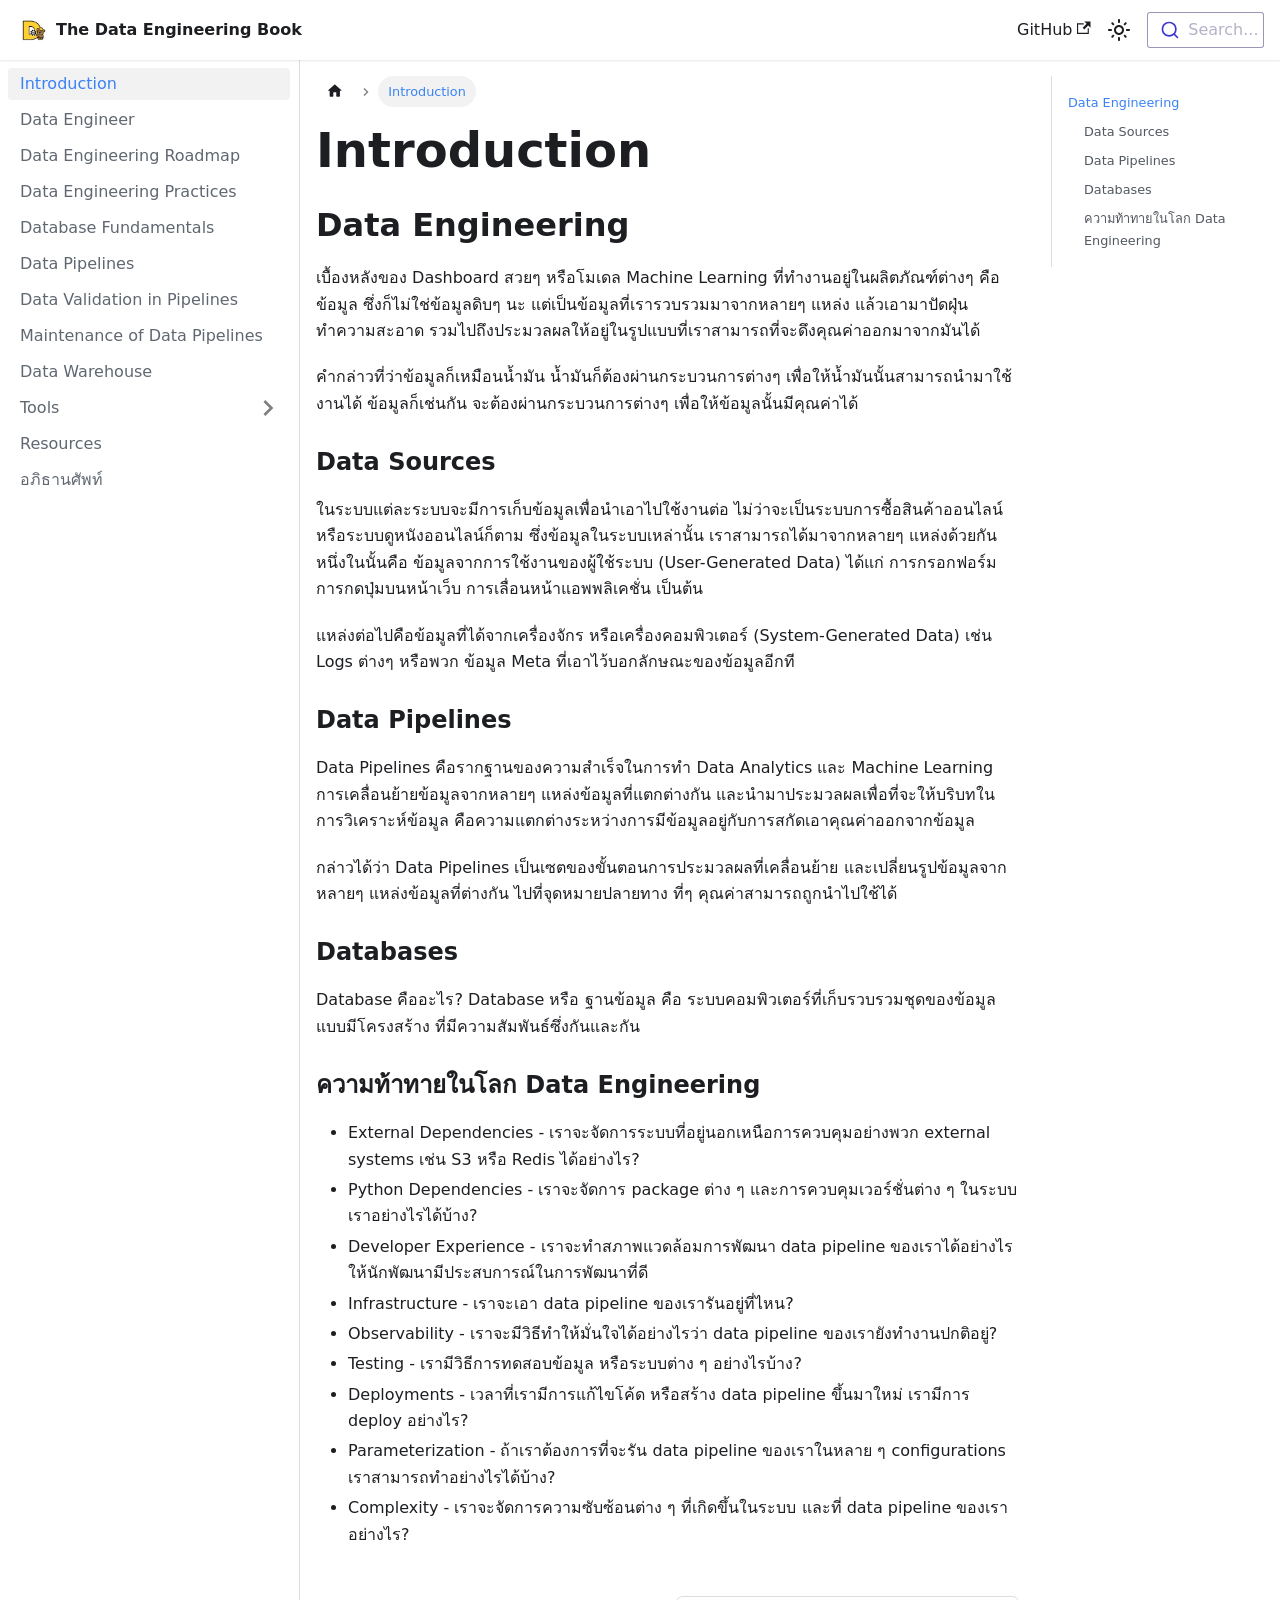
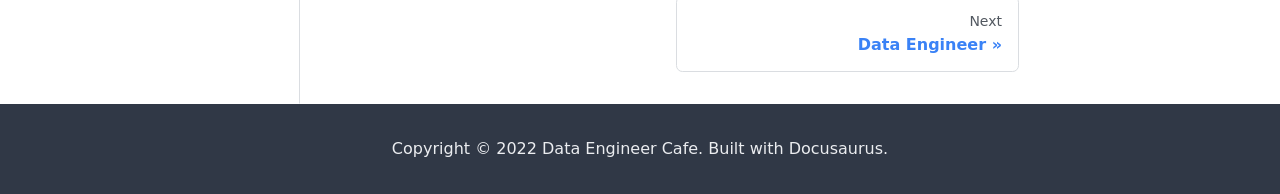
<file: index.html>
<!doctype html>
<html lang="en" dir="ltr" class="docs-wrapper docs-doc-page docs-version-current plugin-docs plugin-id-default docs-doc-id-docs/introduction">
<head>
<meta charset="UTF-8">
<meta name="generator" content="Docusaurus v2.1.0">
<title data-rh="true">Introduction | The Data Engineering Book</title><meta data-rh="true" name="viewport" content="width=device-width,initial-scale=1"><meta data-rh="true" name="twitter:card" content="summary_large_image"><meta data-rh="true" property="og:url" content="https://www.thedataengineeringbook.online/"><meta data-rh="true" name="docusaurus_locale" content="en"><meta data-rh="true" name="docsearch:language" content="en"><meta data-rh="true" name="docusaurus_version" content="current"><meta data-rh="true" name="docusaurus_tag" content="docs-default-current"><meta data-rh="true" name="docsearch:version" content="current"><meta data-rh="true" name="docsearch:docusaurus_tag" content="docs-default-current"><meta data-rh="true" property="og:title" content="Introduction | The Data Engineering Book"><meta data-rh="true" name="description" content="Data Engineering"><meta data-rh="true" property="og:description" content="Data Engineering"><link data-rh="true" rel="icon" href="/img/favicon.ico"><link data-rh="true" rel="canonical" href="https://www.thedataengineeringbook.online/"><link data-rh="true" rel="alternate" href="https://www.thedataengineeringbook.online/" hreflang="en"><link data-rh="true" rel="alternate" href="https://www.thedataengineeringbook.online/" hreflang="x-default"><script data-rh="true">function maybeInsertBanner(){window.__DOCUSAURUS_INSERT_BASEURL_BANNER&&insertBanner()}function insertBanner(){var n=document.getElementById("docusaurus-base-url-issue-banner-container");if(n){n.innerHTML='\n<div id="docusaurus-base-url-issue-banner" style="border: thick solid red; background-color: rgb(255, 230, 179); margin: 20px; padding: 20px; font-size: 20px;">\n   <p style="font-weight: bold; font-size: 30px;">Your Docusaurus site did not load properly.</p>\n   <p>A very common reason is a wrong site <a href="https://docusaurus.io/docs/docusaurus.config.js/#baseurl" style="font-weight: bold;">baseUrl configuration</a>.</p>\n   <p>Current configured baseUrl = <span style="font-weight: bold; color: red;">/</span>  (default value)</p>\n   <p>We suggest trying baseUrl = <span id="docusaurus-base-url-issue-banner-suggestion-container" style="font-weight: bold; color: green;"></span></p>\n</div>\n';var e=document.getElementById("docusaurus-base-url-issue-banner-suggestion-container"),s=window.location.pathname,r="/"===s.substr(-1)?s:s+"/";e.innerHTML=r}}window.__DOCUSAURUS_INSERT_BASEURL_BANNER=!0,document.addEventListener("DOMContentLoaded",maybeInsertBanner)</script><link rel="stylesheet" href="/assets/css/styles.ee4e7479.css">
<link rel="preload" href="/assets/js/runtime~main.ab4cda27.js" as="script">
<link rel="preload" href="/assets/js/main.6d613878.js" as="script">
</head>
<body class="navigation-with-keyboard" data-theme="light">
<script>!function(){function t(t){document.documentElement.setAttribute("data-theme",t)}var e=function(){var t=null;try{t=localStorage.getItem("theme")}catch(t){}return t}();t(null!==e?e:"light")}()</script><div id="__docusaurus">
<div id="docusaurus-base-url-issue-banner-container"></div><div role="region" aria-label="theme.common.skipToMainContent"><a href="#" class="skipToContent_fXgn">Skip to main content</a></div><nav class="navbar navbar--fixed-top"><div class="navbar__inner"><div class="navbar__items"><button aria-label="Navigation bar toggle" class="navbar__toggle clean-btn" type="button" tabindex="0"><svg width="30" height="30" viewBox="0 0 30 30" aria-hidden="true"><path stroke="currentColor" stroke-linecap="round" stroke-miterlimit="10" stroke-width="2" d="M4 7h22M4 15h22M4 23h22"></path></svg></button><a class="navbar__brand" href="/"><div class="navbar__logo"><img src="/img/logo.png" alt="My Site Logo" class="themedImage_ToTc themedImage--light_HNdA"><img src="/img/logo.png" alt="My Site Logo" class="themedImage_ToTc themedImage--dark_i4oU"></div><b class="navbar__title text--truncate">The Data Engineering Book</b></a></div><div class="navbar__items navbar__items--right"><a href="https://github.com/thedataengineeringbook/thedataengineeringbook" target="_blank" rel="noopener noreferrer" class="navbar__item navbar__link">GitHub<svg width="13.5" height="13.5" aria-hidden="true" viewBox="0 0 24 24" class="iconExternalLink_nPIU"><path fill="currentColor" d="M21 13v10h-21v-19h12v2h-10v15h17v-8h2zm3-12h-10.988l4.035 4-6.977 7.07 2.828 2.828 6.977-7.07 4.125 4.172v-11z"></path></svg></a><div class="toggle_vylO colorModeToggle_DEke"><button class="clean-btn toggleButton_gllP toggleButtonDisabled_aARS" type="button" disabled="" title="Switch between dark and light mode (currently light mode)" aria-label="Switch between dark and light mode (currently light mode)"><svg viewBox="0 0 24 24" width="24" height="24" class="lightToggleIcon_pyhR"><path fill="currentColor" d="M12,9c1.65,0,3,1.35,3,3s-1.35,3-3,3s-3-1.35-3-3S10.35,9,12,9 M12,7c-2.76,0-5,2.24-5,5s2.24,5,5,5s5-2.24,5-5 S14.76,7,12,7L12,7z M2,13l2,0c0.55,0,1-0.45,1-1s-0.45-1-1-1l-2,0c-0.55,0-1,0.45-1,1S1.45,13,2,13z M20,13l2,0c0.55,0,1-0.45,1-1 s-0.45-1-1-1l-2,0c-0.55,0-1,0.45-1,1S19.45,13,20,13z M11,2v2c0,0.55,0.45,1,1,1s1-0.45,1-1V2c0-0.55-0.45-1-1-1S11,1.45,11,2z M11,20v2c0,0.55,0.45,1,1,1s1-0.45,1-1v-2c0-0.55-0.45-1-1-1C11.45,19,11,19.45,11,20z M5.99,4.58c-0.39-0.39-1.03-0.39-1.41,0 c-0.39,0.39-0.39,1.03,0,1.41l1.06,1.06c0.39,0.39,1.03,0.39,1.41,0s0.39-1.03,0-1.41L5.99,4.58z M18.36,16.95 c-0.39-0.39-1.03-0.39-1.41,0c-0.39,0.39-0.39,1.03,0,1.41l1.06,1.06c0.39,0.39,1.03,0.39,1.41,0c0.39-0.39,0.39-1.03,0-1.41 L18.36,16.95z M19.42,5.99c0.39-0.39,0.39-1.03,0-1.41c-0.39-0.39-1.03-0.39-1.41,0l-1.06,1.06c-0.39,0.39-0.39,1.03,0,1.41 s1.03,0.39,1.41,0L19.42,5.99z M7.05,18.36c0.39-0.39,0.39-1.03,0-1.41c-0.39-0.39-1.03-0.39-1.41,0l-1.06,1.06 c-0.39,0.39-0.39,1.03,0,1.41s1.03,0.39,1.41,0L7.05,18.36z"></path></svg><svg viewBox="0 0 24 24" width="24" height="24" class="darkToggleIcon_wfgR"><path fill="currentColor" d="M9.37,5.51C9.19,6.15,9.1,6.82,9.1,7.5c0,4.08,3.32,7.4,7.4,7.4c0.68,0,1.35-0.09,1.99-0.27C17.45,17.19,14.93,19,12,19 c-3.86,0-7-3.14-7-7C5,9.07,6.81,6.55,9.37,5.51z M12,3c-4.97,0-9,4.03-9,9s4.03,9,9,9s9-4.03,9-9c0-0.46-0.04-0.92-0.1-1.36 c-0.98,1.37-2.58,2.26-4.4,2.26c-2.98,0-5.4-2.42-5.4-5.4c0-1.81,0.89-3.42,2.26-4.4C12.92,3.04,12.46,3,12,3L12,3z"></path></svg></button></div><div class="searchBox_ZlJk"><div class="dsla-search-wrapper"><div class="dsla-search-field" data-tags="default,docs-default-current"></div></div></div></div></div><div role="presentation" class="navbar-sidebar__backdrop"></div></nav><div class="main-wrapper mainWrapper_z2l0 docsWrapper_BCFX"><button aria-label="Scroll back to top" class="clean-btn theme-back-to-top-button backToTopButton_sjWU" type="button"></button><div class="docPage__5DB"><aside class="theme-doc-sidebar-container docSidebarContainer_b6E3"><div class="sidebar_njMd"><nav class="menu thin-scrollbar menu_SIkG"><ul class="theme-doc-sidebar-menu menu__list"><li class="theme-doc-sidebar-item-link theme-doc-sidebar-item-link-level-1 menu__list-item"><a class="menu__link menu__link--active" aria-current="page" href="/">Introduction</a></li><li class="theme-doc-sidebar-item-link theme-doc-sidebar-item-link-level-1 menu__list-item"><a class="menu__link" href="/docs/data-engineer">Data Engineer</a></li><li class="theme-doc-sidebar-item-link theme-doc-sidebar-item-link-level-1 menu__list-item"><a class="menu__link" href="/docs/data-engineering-roadmap">Data Engineering Roadmap</a></li><li class="theme-doc-sidebar-item-link theme-doc-sidebar-item-link-level-1 menu__list-item"><a class="menu__link" href="/docs/data-engineering-practices">Data Engineering Practices</a></li><li class="theme-doc-sidebar-item-link theme-doc-sidebar-item-link-level-1 menu__list-item"><a class="menu__link" href="/docs/database-fundamentals">Database Fundamentals</a></li><li class="theme-doc-sidebar-item-link theme-doc-sidebar-item-link-level-1 menu__list-item"><a class="menu__link" href="/docs/data-pipelines">Data Pipelines</a></li><li class="theme-doc-sidebar-item-link theme-doc-sidebar-item-link-level-1 menu__list-item"><a class="menu__link" href="/docs/data-validation-in-pipelines">Data Validation in Pipelines</a></li><li class="theme-doc-sidebar-item-link theme-doc-sidebar-item-link-level-1 menu__list-item"><a class="menu__link" href="/docs/maintenance-of-data-pipelines">Maintenance of Data Pipelines</a></li><li class="theme-doc-sidebar-item-link theme-doc-sidebar-item-link-level-1 menu__list-item"><a class="menu__link" href="/docs/data-warehouse">Data Warehouse</a></li><li class="theme-doc-sidebar-item-category theme-doc-sidebar-item-category-level-1 menu__list-item menu__list-item--collapsed"><div class="menu__list-item-collapsible"><a class="menu__link menu__link--sublist menu__link--sublist-caret" aria-expanded="false" href="/docs/tools">Tools</a></div></li><li class="theme-doc-sidebar-item-link theme-doc-sidebar-item-link-level-1 menu__list-item"><a class="menu__link" href="/docs/resources">Resources</a></li><li class="theme-doc-sidebar-item-link theme-doc-sidebar-item-link-level-1 menu__list-item"><a class="menu__link" href="/docs/glossary">อภิธานศัพท์</a></li></ul></nav></div></aside><main class="docMainContainer_gTbr"><div class="container padding-top--md padding-bottom--lg"><div class="row"><div class="col docItemCol_VOVn"><div class="docItemContainer_Djhp"><article><nav class="theme-doc-breadcrumbs breadcrumbsContainer_Z_bl" aria-label="Breadcrumbs"><ul class="breadcrumbs" itemscope="" itemtype="https://schema.org/BreadcrumbList"><li class="breadcrumbs__item"><a aria-label="Home page" class="breadcrumbs__link" href="/"><svg viewBox="0 0 24 24" class="breadcrumbHomeIcon_OVgt"><path d="M10 19v-5h4v5c0 .55.45 1 1 1h3c.55 0 1-.45 1-1v-7h1.7c.46 0 .68-.57.33-.87L12.67 3.6c-.38-.34-.96-.34-1.34 0l-8.36 7.53c-.34.3-.13.87.33.87H5v7c0 .55.45 1 1 1h3c.55 0 1-.45 1-1z" fill="currentColor"></path></svg></a></li><li itemscope="" itemprop="itemListElement" itemtype="https://schema.org/ListItem" class="breadcrumbs__item breadcrumbs__item--active"><span class="breadcrumbs__link" itemprop="name">Introduction</span><meta itemprop="position" content="1"></li></ul></nav><div class="tocCollapsible_ETCw theme-doc-toc-mobile tocMobile_ITEo"><button type="button" class="clean-btn tocCollapsibleButton_TO0P">On this page</button></div><div class="theme-doc-markdown markdown"><header><h1>Introduction</h1></header><h2 class="anchor anchorWithStickyNavbar_LWe7" id="data-engineering">Data Engineering<a class="hash-link" href="#data-engineering" title="Direct link to heading">​</a></h2><p>เบื้องหลังของ Dashboard สวยๆ หรือโมเดล Machine Learning ที่ทำงานอยู่ในผลิตภัณฑ์ต่างๆ คือ ข้อมูล
ซึ่งก็ไม่ใช่ข้อมูลดิบๆ นะ แต่เป็นข้อมูลที่เรารวบรวมมาจากหลายๆ แหล่ง แล้วเอามาปัดฝุ่น ทำความสะอาด
รวมไปถึงประมวลผลให้อยู่ในรูปแบบที่เราสามารถที่จะดึงคุณค่าออกมาจากมันได้</p><p>คำกล่าวที่ว่าข้อมูลก็เหมือนน้ำมัน น้ำมันก็ต้องผ่านกระบวนการต่างๆ เพื่อให้น้ำมันนั้นสามารถนำมาใช้งานได้
ข้อมูลก็เช่นกัน จะต้องผ่านกระบวนการต่างๆ เพื่อให้ข้อมูลนั้นมีคุณค่าได้</p><h3 class="anchor anchorWithStickyNavbar_LWe7" id="data-sources">Data Sources<a class="hash-link" href="#data-sources" title="Direct link to heading">​</a></h3><p>ในระบบแต่ละระบบจะมีการเก็บข้อมูลเพื่อนำเอาไปใช้งานต่อ ไม่ว่าจะเป็นระบบการซื้อสินค้าออนไลน์
หรือระบบดูหนังออนไลน์ก็ตาม ซึ่งข้อมูลในระบบเหล่านั้น เราสามารถได้มาจากหลายๆ แหล่งด้วยกัน
หนึ่งในนั้นคือ ข้อมูลจากการใช้งานของผู้ใช้ระบบ (User-Generated Data) ได้แก่ การกรอกฟอร์ม
การกดปุ่มบนหน้าเว็บ การเลื่อนหน้าแอพพลิเคชั่น เป็นต้น</p><p>แหล่งต่อไปคือข้อมูลที่ได้จากเครื่องจักร หรือเครื่องคอมพิวเตอร์ (System-Generated Data) เช่น Logs
ต่างๆ หรือพวก ข้อมูล Meta ที่เอาไว้บอกลักษณะของข้อมูลอีกที</p><h3 class="anchor anchorWithStickyNavbar_LWe7" id="data-pipelines">Data Pipelines<a class="hash-link" href="#data-pipelines" title="Direct link to heading">​</a></h3><p>Data Pipelines คือรากฐานของความสำเร็จในการทำ Data Analytics และ Machine Learning
การเคลื่อนย้ายข้อมูลจากหลายๆ แหล่งข้อมูลที่แตกต่างกัน และนำมาประมวลผลเพื่อที่จะให้บริบทในการวิเคราะห์ข้อมูล
คือความแตกต่างระหว่างการมีข้อมูลอยู่กับการสกัดเอาคุณค่าออกจากข้อมูล</p><p>กล่าวได้ว่า Data Pipelines เป็นเซตของขั้นตอนการประมวลผลที่เคลื่อนย้าย และเปลี่ยนรูปข้อมูลจากหลายๆ
แหล่งข้อมูลที่ต่างกัน ไปที่จุดหมายปลายทาง ที่ๆ คุณค่าสามารถถูกนำไปใช้ได้</p><h3 class="anchor anchorWithStickyNavbar_LWe7" id="databases">Databases<a class="hash-link" href="#databases" title="Direct link to heading">​</a></h3><p>Database คืออะไร? Database หรือ ฐานข้อมูล คือ ระบบคอมพิวเตอร์ที่เก็บรวบรวมชุดของข้อมูลแบบมีโครงสร้าง
ที่มีความสัมพันธ์ซึ่งกันและกัน</p><h3 class="anchor anchorWithStickyNavbar_LWe7" id="ความท้าทายในโลก-data-engineering">ความท้าทายในโลก Data Engineering<a class="hash-link" href="#ความท้าทายในโลก-data-engineering" title="Direct link to heading">​</a></h3><ul><li>External Dependencies - เราจะจัดการระบบที่อยู่นอกเหนือการควบคุมอย่างพวก external systems เช่น S3 หรือ Redis ได้อย่างไร?</li><li>Python Dependencies - เราจะจัดการ package ต่าง ๆ และการควบคุมเวอร์ชั่นต่าง ๆ ในระบบเราอย่างไรได้บ้าง?</li><li>Developer Experience - เราจะทำสภาพแวดล้อมการพัฒนา data pipeline ของเราได้อย่างไรให้นักพัฒนามีประสบการณ์ในการพัฒนาที่ดี</li><li>Infrastructure - เราจะเอา data pipeline ของเรารันอยู่ที่ไหน?</li><li>Observability - เราจะมีวิธีทำให้มั่นใจได้อย่างไรว่า data pipeline ของเรายังทำงานปกติอยู่?</li><li>Testing - เรามีวิธีการทดสอบข้อมูล หรือระบบต่าง ๆ อย่างไรบ้าง?</li><li>Deployments - เวลาที่เรามีการแก้ไขโค้ด หรือสร้าง data pipeline ขึ้นมาใหม่ เรามีการ deploy อย่างไร?</li><li>Parameterization - ถ้าเราต้องการที่จะรัน data pipeline ของเราในหลาย ๆ configurations เราสามารถทำอย่างไรได้บ้าง?</li><li>Complexity - เราจะจัดการความซับซ้อนต่าง ๆ ที่เกิดขึ้นในระบบ และที่ data pipeline ของเราอย่างไร?</li></ul></div></article><nav class="pagination-nav docusaurus-mt-lg" aria-label="Docs pages navigation"><a class="pagination-nav__link pagination-nav__link--next" href="/docs/data-engineer"><div class="pagination-nav__sublabel">Next</div><div class="pagination-nav__label">Data Engineer</div></a></nav></div></div><div class="col col--3"><div class="tableOfContents_bqdL thin-scrollbar theme-doc-toc-desktop"><ul class="table-of-contents table-of-contents__left-border"><li><a href="#data-engineering" class="table-of-contents__link toc-highlight">Data Engineering</a><ul><li><a href="#data-sources" class="table-of-contents__link toc-highlight">Data Sources</a></li><li><a href="#data-pipelines" class="table-of-contents__link toc-highlight">Data Pipelines</a></li><li><a href="#databases" class="table-of-contents__link toc-highlight">Databases</a></li><li><a href="#ความท้าทายในโลก-data-engineering" class="table-of-contents__link toc-highlight">ความท้าทายในโลก Data Engineering</a></li></ul></li></ul></div></div></div></div></main></div></div><footer class="footer footer--dark"><div class="container container-fluid"><div class="footer__bottom text--center"><div class="footer__copyright">Copyright © 2022 Data Engineer Cafe. Built with Docusaurus.</div></div></div></footer></div>
<script src="/assets/js/runtime~main.ab4cda27.js"></script>
<script src="/assets/js/main.6d613878.js"></script>
</body>
</html>
</file>
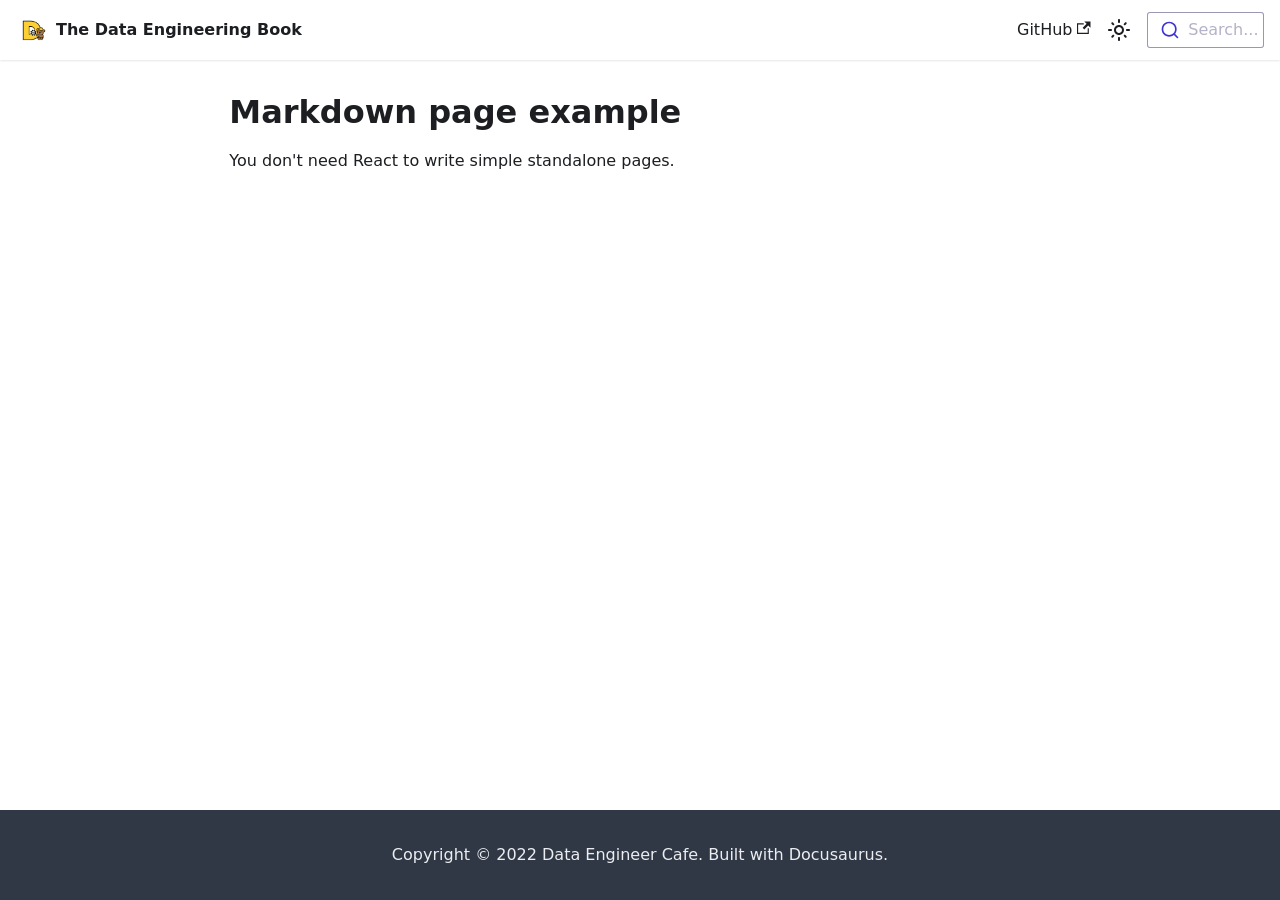
<file: markdown-page.html>
<!doctype html>
<html lang="en" dir="ltr" class="mdx-wrapper mdx-page plugin-pages plugin-id-default">
<head>
<meta charset="UTF-8">
<meta name="generator" content="Docusaurus v2.1.0">
<title data-rh="true">Markdown page example | The Data Engineering Book</title><meta data-rh="true" name="viewport" content="width=device-width,initial-scale=1"><meta data-rh="true" name="twitter:card" content="summary_large_image"><meta data-rh="true" property="og:url" content="https://www.thedataengineeringbook.online/markdown-page"><meta data-rh="true" name="docusaurus_locale" content="en"><meta data-rh="true" name="docusaurus_tag" content="default"><meta data-rh="true" name="docsearch:language" content="en"><meta data-rh="true" name="docsearch:docusaurus_tag" content="default"><meta data-rh="true" property="og:title" content="Markdown page example | The Data Engineering Book"><meta data-rh="true" name="description" content="You don&#x27;t need React to write simple standalone pages."><meta data-rh="true" property="og:description" content="You don&#x27;t need React to write simple standalone pages."><link data-rh="true" rel="icon" href="/img/favicon.ico"><link data-rh="true" rel="canonical" href="https://www.thedataengineeringbook.online/markdown-page"><link data-rh="true" rel="alternate" href="https://www.thedataengineeringbook.online/markdown-page" hreflang="en"><link data-rh="true" rel="alternate" href="https://www.thedataengineeringbook.online/markdown-page" hreflang="x-default"><link rel="stylesheet" href="/assets/css/styles.ee4e7479.css">
<link rel="preload" href="/assets/js/runtime~main.ab4cda27.js" as="script">
<link rel="preload" href="/assets/js/main.6d613878.js" as="script">
</head>
<body class="navigation-with-keyboard" data-theme="light">
<script>!function(){function t(t){document.documentElement.setAttribute("data-theme",t)}var e=function(){var t=null;try{t=localStorage.getItem("theme")}catch(t){}return t}();t(null!==e?e:"light")}()</script><div id="__docusaurus">
<div role="region" aria-label="theme.common.skipToMainContent"><a href="#" class="skipToContent_fXgn">Skip to main content</a></div><nav class="navbar navbar--fixed-top"><div class="navbar__inner"><div class="navbar__items"><button aria-label="Navigation bar toggle" class="navbar__toggle clean-btn" type="button" tabindex="0"><svg width="30" height="30" viewBox="0 0 30 30" aria-hidden="true"><path stroke="currentColor" stroke-linecap="round" stroke-miterlimit="10" stroke-width="2" d="M4 7h22M4 15h22M4 23h22"></path></svg></button><a class="navbar__brand" href="/"><div class="navbar__logo"><img src="/img/logo.png" alt="My Site Logo" class="themedImage_ToTc themedImage--light_HNdA"><img src="/img/logo.png" alt="My Site Logo" class="themedImage_ToTc themedImage--dark_i4oU"></div><b class="navbar__title text--truncate">The Data Engineering Book</b></a></div><div class="navbar__items navbar__items--right"><a href="https://github.com/thedataengineeringbook/thedataengineeringbook" target="_blank" rel="noopener noreferrer" class="navbar__item navbar__link">GitHub<svg width="13.5" height="13.5" aria-hidden="true" viewBox="0 0 24 24" class="iconExternalLink_nPIU"><path fill="currentColor" d="M21 13v10h-21v-19h12v2h-10v15h17v-8h2zm3-12h-10.988l4.035 4-6.977 7.07 2.828 2.828 6.977-7.07 4.125 4.172v-11z"></path></svg></a><div class="toggle_vylO colorModeToggle_DEke"><button class="clean-btn toggleButton_gllP toggleButtonDisabled_aARS" type="button" disabled="" title="Switch between dark and light mode (currently light mode)" aria-label="Switch between dark and light mode (currently light mode)"><svg viewBox="0 0 24 24" width="24" height="24" class="lightToggleIcon_pyhR"><path fill="currentColor" d="M12,9c1.65,0,3,1.35,3,3s-1.35,3-3,3s-3-1.35-3-3S10.35,9,12,9 M12,7c-2.76,0-5,2.24-5,5s2.24,5,5,5s5-2.24,5-5 S14.76,7,12,7L12,7z M2,13l2,0c0.55,0,1-0.45,1-1s-0.45-1-1-1l-2,0c-0.55,0-1,0.45-1,1S1.45,13,2,13z M20,13l2,0c0.55,0,1-0.45,1-1 s-0.45-1-1-1l-2,0c-0.55,0-1,0.45-1,1S19.45,13,20,13z M11,2v2c0,0.55,0.45,1,1,1s1-0.45,1-1V2c0-0.55-0.45-1-1-1S11,1.45,11,2z M11,20v2c0,0.55,0.45,1,1,1s1-0.45,1-1v-2c0-0.55-0.45-1-1-1C11.45,19,11,19.45,11,20z M5.99,4.58c-0.39-0.39-1.03-0.39-1.41,0 c-0.39,0.39-0.39,1.03,0,1.41l1.06,1.06c0.39,0.39,1.03,0.39,1.41,0s0.39-1.03,0-1.41L5.99,4.58z M18.36,16.95 c-0.39-0.39-1.03-0.39-1.41,0c-0.39,0.39-0.39,1.03,0,1.41l1.06,1.06c0.39,0.39,1.03,0.39,1.41,0c0.39-0.39,0.39-1.03,0-1.41 L18.36,16.95z M19.42,5.99c0.39-0.39,0.39-1.03,0-1.41c-0.39-0.39-1.03-0.39-1.41,0l-1.06,1.06c-0.39,0.39-0.39,1.03,0,1.41 s1.03,0.39,1.41,0L19.42,5.99z M7.05,18.36c0.39-0.39,0.39-1.03,0-1.41c-0.39-0.39-1.03-0.39-1.41,0l-1.06,1.06 c-0.39,0.39-0.39,1.03,0,1.41s1.03,0.39,1.41,0L7.05,18.36z"></path></svg><svg viewBox="0 0 24 24" width="24" height="24" class="darkToggleIcon_wfgR"><path fill="currentColor" d="M9.37,5.51C9.19,6.15,9.1,6.82,9.1,7.5c0,4.08,3.32,7.4,7.4,7.4c0.68,0,1.35-0.09,1.99-0.27C17.45,17.19,14.93,19,12,19 c-3.86,0-7-3.14-7-7C5,9.07,6.81,6.55,9.37,5.51z M12,3c-4.97,0-9,4.03-9,9s4.03,9,9,9s9-4.03,9-9c0-0.46-0.04-0.92-0.1-1.36 c-0.98,1.37-2.58,2.26-4.4,2.26c-2.98,0-5.4-2.42-5.4-5.4c0-1.81,0.89-3.42,2.26-4.4C12.92,3.04,12.46,3,12,3L12,3z"></path></svg></button></div><div class="searchBox_ZlJk"><div class="dsla-search-wrapper"><div class="dsla-search-field" data-tags="default,docs-default-current"></div></div></div></div></div><div role="presentation" class="navbar-sidebar__backdrop"></div></nav><div class="main-wrapper mainWrapper_z2l0"><main class="container container--fluid margin-vert--lg"><div class="row mdxPageWrapper_j9I6"><div class="col col--8"><article><h1>Markdown page example</h1><p>You don&#x27;t need React to write simple standalone pages.</p></article></div></div></main></div><footer class="footer footer--dark"><div class="container container-fluid"><div class="footer__bottom text--center"><div class="footer__copyright">Copyright © 2022 Data Engineer Cafe. Built with Docusaurus.</div></div></div></footer></div>
<script src="/assets/js/runtime~main.ab4cda27.js"></script>
<script src="/assets/js/main.6d613878.js"></script>
</body>
</html>
</file>
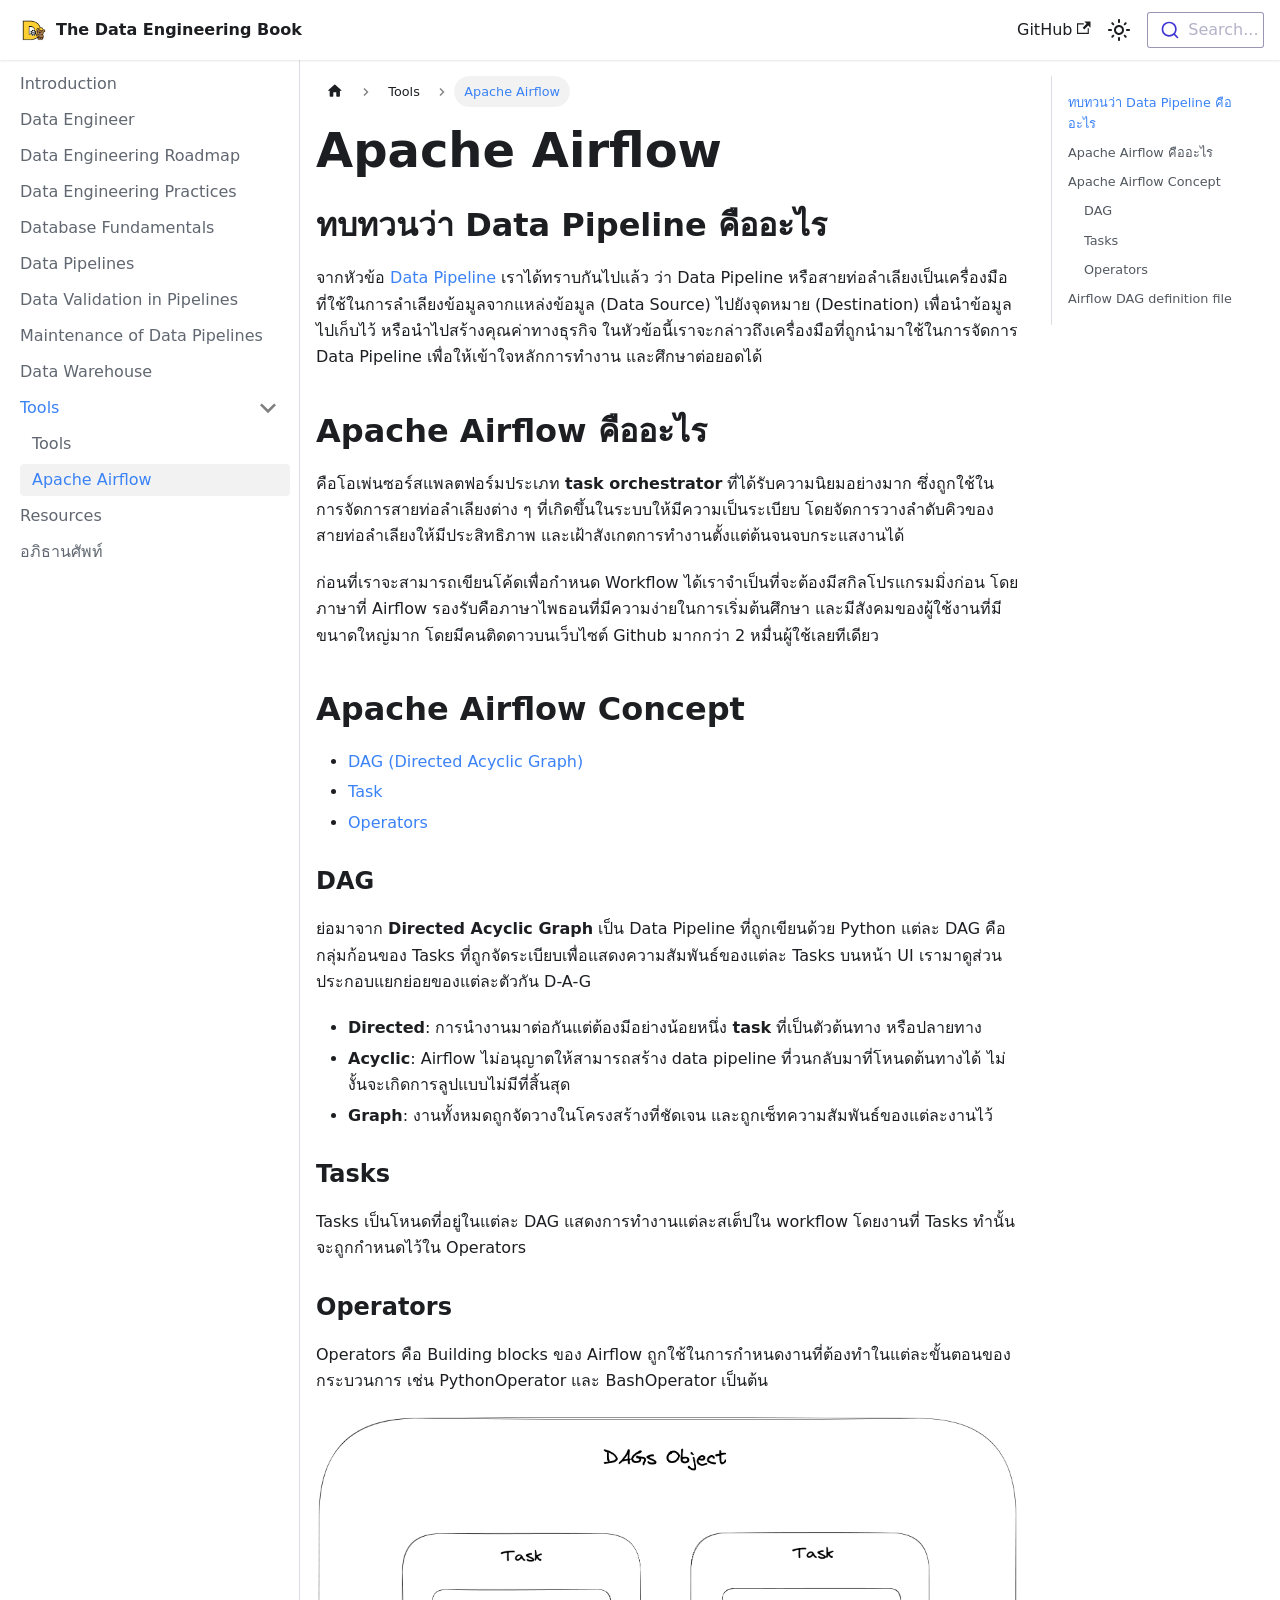
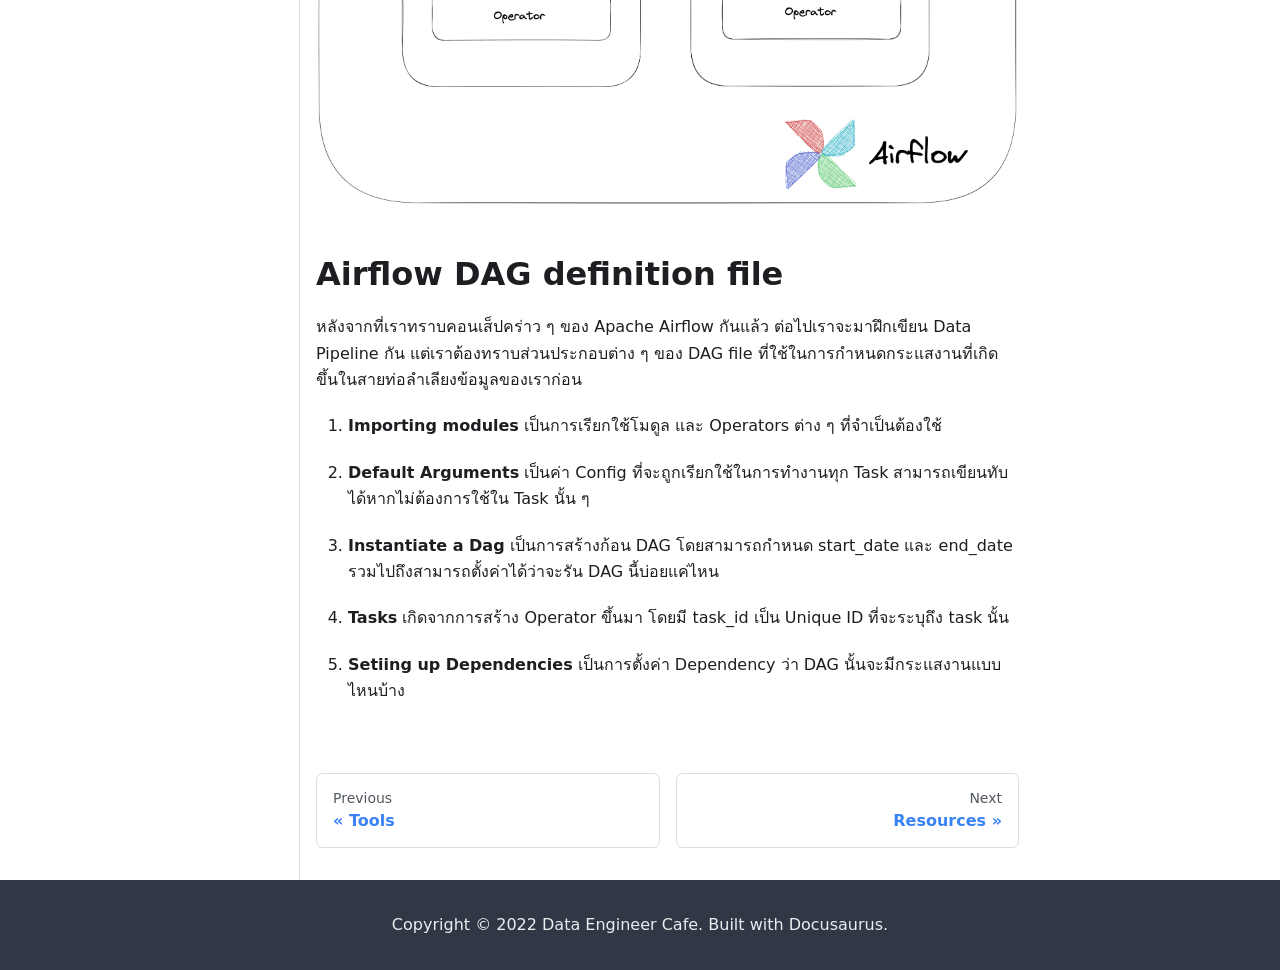
<file: docs/apache-airflow.html>
<!doctype html>
<html lang="en" dir="ltr" class="docs-wrapper docs-doc-page docs-version-current plugin-docs plugin-id-default docs-doc-id-docs/apache-airflow">
<head>
<meta charset="UTF-8">
<meta name="generator" content="Docusaurus v2.1.0">
<title data-rh="true">Apache Airflow | The Data Engineering Book</title><meta data-rh="true" name="viewport" content="width=device-width,initial-scale=1"><meta data-rh="true" name="twitter:card" content="summary_large_image"><meta data-rh="true" property="og:url" content="https://www.thedataengineeringbook.online/docs/apache-airflow"><meta data-rh="true" name="docusaurus_locale" content="en"><meta data-rh="true" name="docsearch:language" content="en"><meta data-rh="true" name="docusaurus_version" content="current"><meta data-rh="true" name="docusaurus_tag" content="docs-default-current"><meta data-rh="true" name="docsearch:version" content="current"><meta data-rh="true" name="docsearch:docusaurus_tag" content="docs-default-current"><meta data-rh="true" property="og:title" content="Apache Airflow | The Data Engineering Book"><meta data-rh="true" name="description" content="ทบทวนว่า Data Pipeline คืออะไร"><meta data-rh="true" property="og:description" content="ทบทวนว่า Data Pipeline คืออะไร"><link data-rh="true" rel="icon" href="/img/favicon.ico"><link data-rh="true" rel="canonical" href="https://www.thedataengineeringbook.online/docs/apache-airflow"><link data-rh="true" rel="alternate" href="https://www.thedataengineeringbook.online/docs/apache-airflow" hreflang="en"><link data-rh="true" rel="alternate" href="https://www.thedataengineeringbook.online/docs/apache-airflow" hreflang="x-default"><link rel="stylesheet" href="/assets/css/styles.ee4e7479.css">
<link rel="preload" href="/assets/js/runtime~main.ab4cda27.js" as="script">
<link rel="preload" href="/assets/js/main.6d613878.js" as="script">
</head>
<body class="navigation-with-keyboard" data-theme="light">
<script>!function(){function t(t){document.documentElement.setAttribute("data-theme",t)}var e=function(){var t=null;try{t=localStorage.getItem("theme")}catch(t){}return t}();t(null!==e?e:"light")}()</script><div id="__docusaurus">
<div role="region" aria-label="theme.common.skipToMainContent"><a href="#" class="skipToContent_fXgn">Skip to main content</a></div><nav class="navbar navbar--fixed-top"><div class="navbar__inner"><div class="navbar__items"><button aria-label="Navigation bar toggle" class="navbar__toggle clean-btn" type="button" tabindex="0"><svg width="30" height="30" viewBox="0 0 30 30" aria-hidden="true"><path stroke="currentColor" stroke-linecap="round" stroke-miterlimit="10" stroke-width="2" d="M4 7h22M4 15h22M4 23h22"></path></svg></button><a class="navbar__brand" href="/"><div class="navbar__logo"><img src="/img/logo.png" alt="My Site Logo" class="themedImage_ToTc themedImage--light_HNdA"><img src="/img/logo.png" alt="My Site Logo" class="themedImage_ToTc themedImage--dark_i4oU"></div><b class="navbar__title text--truncate">The Data Engineering Book</b></a></div><div class="navbar__items navbar__items--right"><a href="https://github.com/thedataengineeringbook/thedataengineeringbook" target="_blank" rel="noopener noreferrer" class="navbar__item navbar__link">GitHub<svg width="13.5" height="13.5" aria-hidden="true" viewBox="0 0 24 24" class="iconExternalLink_nPIU"><path fill="currentColor" d="M21 13v10h-21v-19h12v2h-10v15h17v-8h2zm3-12h-10.988l4.035 4-6.977 7.07 2.828 2.828 6.977-7.07 4.125 4.172v-11z"></path></svg></a><div class="toggle_vylO colorModeToggle_DEke"><button class="clean-btn toggleButton_gllP toggleButtonDisabled_aARS" type="button" disabled="" title="Switch between dark and light mode (currently light mode)" aria-label="Switch between dark and light mode (currently light mode)"><svg viewBox="0 0 24 24" width="24" height="24" class="lightToggleIcon_pyhR"><path fill="currentColor" d="M12,9c1.65,0,3,1.35,3,3s-1.35,3-3,3s-3-1.35-3-3S10.35,9,12,9 M12,7c-2.76,0-5,2.24-5,5s2.24,5,5,5s5-2.24,5-5 S14.76,7,12,7L12,7z M2,13l2,0c0.55,0,1-0.45,1-1s-0.45-1-1-1l-2,0c-0.55,0-1,0.45-1,1S1.45,13,2,13z M20,13l2,0c0.55,0,1-0.45,1-1 s-0.45-1-1-1l-2,0c-0.55,0-1,0.45-1,1S19.45,13,20,13z M11,2v2c0,0.55,0.45,1,1,1s1-0.45,1-1V2c0-0.55-0.45-1-1-1S11,1.45,11,2z M11,20v2c0,0.55,0.45,1,1,1s1-0.45,1-1v-2c0-0.55-0.45-1-1-1C11.45,19,11,19.45,11,20z M5.99,4.58c-0.39-0.39-1.03-0.39-1.41,0 c-0.39,0.39-0.39,1.03,0,1.41l1.06,1.06c0.39,0.39,1.03,0.39,1.41,0s0.39-1.03,0-1.41L5.99,4.58z M18.36,16.95 c-0.39-0.39-1.03-0.39-1.41,0c-0.39,0.39-0.39,1.03,0,1.41l1.06,1.06c0.39,0.39,1.03,0.39,1.41,0c0.39-0.39,0.39-1.03,0-1.41 L18.36,16.95z M19.42,5.99c0.39-0.39,0.39-1.03,0-1.41c-0.39-0.39-1.03-0.39-1.41,0l-1.06,1.06c-0.39,0.39-0.39,1.03,0,1.41 s1.03,0.39,1.41,0L19.42,5.99z M7.05,18.36c0.39-0.39,0.39-1.03,0-1.41c-0.39-0.39-1.03-0.39-1.41,0l-1.06,1.06 c-0.39,0.39-0.39,1.03,0,1.41s1.03,0.39,1.41,0L7.05,18.36z"></path></svg><svg viewBox="0 0 24 24" width="24" height="24" class="darkToggleIcon_wfgR"><path fill="currentColor" d="M9.37,5.51C9.19,6.15,9.1,6.82,9.1,7.5c0,4.08,3.32,7.4,7.4,7.4c0.68,0,1.35-0.09,1.99-0.27C17.45,17.19,14.93,19,12,19 c-3.86,0-7-3.14-7-7C5,9.07,6.81,6.55,9.37,5.51z M12,3c-4.97,0-9,4.03-9,9s4.03,9,9,9s9-4.03,9-9c0-0.46-0.04-0.92-0.1-1.36 c-0.98,1.37-2.58,2.26-4.4,2.26c-2.98,0-5.4-2.42-5.4-5.4c0-1.81,0.89-3.42,2.26-4.4C12.92,3.04,12.46,3,12,3L12,3z"></path></svg></button></div><div class="searchBox_ZlJk"><div class="dsla-search-wrapper"><div class="dsla-search-field" data-tags="default,docs-default-current"></div></div></div></div></div><div role="presentation" class="navbar-sidebar__backdrop"></div></nav><div class="main-wrapper mainWrapper_z2l0 docsWrapper_BCFX"><button aria-label="Scroll back to top" class="clean-btn theme-back-to-top-button backToTopButton_sjWU" type="button"></button><div class="docPage__5DB"><aside class="theme-doc-sidebar-container docSidebarContainer_b6E3"><div class="sidebar_njMd"><nav class="menu thin-scrollbar menu_SIkG"><ul class="theme-doc-sidebar-menu menu__list"><li class="theme-doc-sidebar-item-link theme-doc-sidebar-item-link-level-1 menu__list-item"><a class="menu__link" href="/">Introduction</a></li><li class="theme-doc-sidebar-item-link theme-doc-sidebar-item-link-level-1 menu__list-item"><a class="menu__link" href="/docs/data-engineer">Data Engineer</a></li><li class="theme-doc-sidebar-item-link theme-doc-sidebar-item-link-level-1 menu__list-item"><a class="menu__link" href="/docs/data-engineering-roadmap">Data Engineering Roadmap</a></li><li class="theme-doc-sidebar-item-link theme-doc-sidebar-item-link-level-1 menu__list-item"><a class="menu__link" href="/docs/data-engineering-practices">Data Engineering Practices</a></li><li class="theme-doc-sidebar-item-link theme-doc-sidebar-item-link-level-1 menu__list-item"><a class="menu__link" href="/docs/database-fundamentals">Database Fundamentals</a></li><li class="theme-doc-sidebar-item-link theme-doc-sidebar-item-link-level-1 menu__list-item"><a class="menu__link" href="/docs/data-pipelines">Data Pipelines</a></li><li class="theme-doc-sidebar-item-link theme-doc-sidebar-item-link-level-1 menu__list-item"><a class="menu__link" href="/docs/data-validation-in-pipelines">Data Validation in Pipelines</a></li><li class="theme-doc-sidebar-item-link theme-doc-sidebar-item-link-level-1 menu__list-item"><a class="menu__link" href="/docs/maintenance-of-data-pipelines">Maintenance of Data Pipelines</a></li><li class="theme-doc-sidebar-item-link theme-doc-sidebar-item-link-level-1 menu__list-item"><a class="menu__link" href="/docs/data-warehouse">Data Warehouse</a></li><li class="theme-doc-sidebar-item-category theme-doc-sidebar-item-category-level-1 menu__list-item"><div class="menu__list-item-collapsible"><a class="menu__link menu__link--sublist menu__link--sublist-caret menu__link--active" aria-expanded="true" href="/docs/tools">Tools</a></div><ul style="display:block;overflow:visible;height:auto" class="menu__list"><li class="theme-doc-sidebar-item-link theme-doc-sidebar-item-link-level-2 menu__list-item"><a class="menu__link" tabindex="0" href="/docs/tools">Tools</a></li><li class="theme-doc-sidebar-item-link theme-doc-sidebar-item-link-level-2 menu__list-item"><a class="menu__link menu__link--active" aria-current="page" tabindex="0" href="/docs/apache-airflow">Apache Airflow</a></li></ul></li><li class="theme-doc-sidebar-item-link theme-doc-sidebar-item-link-level-1 menu__list-item"><a class="menu__link" href="/docs/resources">Resources</a></li><li class="theme-doc-sidebar-item-link theme-doc-sidebar-item-link-level-1 menu__list-item"><a class="menu__link" href="/docs/glossary">อภิธานศัพท์</a></li></ul></nav></div></aside><main class="docMainContainer_gTbr"><div class="container padding-top--md padding-bottom--lg"><div class="row"><div class="col docItemCol_VOVn"><div class="docItemContainer_Djhp"><article><nav class="theme-doc-breadcrumbs breadcrumbsContainer_Z_bl" aria-label="Breadcrumbs"><ul class="breadcrumbs" itemscope="" itemtype="https://schema.org/BreadcrumbList"><li class="breadcrumbs__item"><a aria-label="Home page" class="breadcrumbs__link" href="/"><svg viewBox="0 0 24 24" class="breadcrumbHomeIcon_OVgt"><path d="M10 19v-5h4v5c0 .55.45 1 1 1h3c.55 0 1-.45 1-1v-7h1.7c.46 0 .68-.57.33-.87L12.67 3.6c-.38-.34-.96-.34-1.34 0l-8.36 7.53c-.34.3-.13.87.33.87H5v7c0 .55.45 1 1 1h3c.55 0 1-.45 1-1z" fill="currentColor"></path></svg></a></li><li class="breadcrumbs__item"><span class="breadcrumbs__link">Tools</span><meta itemprop="position" content="1"></li><li itemscope="" itemprop="itemListElement" itemtype="https://schema.org/ListItem" class="breadcrumbs__item breadcrumbs__item--active"><span class="breadcrumbs__link" itemprop="name">Apache Airflow</span><meta itemprop="position" content="2"></li></ul></nav><div class="tocCollapsible_ETCw theme-doc-toc-mobile tocMobile_ITEo"><button type="button" class="clean-btn tocCollapsibleButton_TO0P">On this page</button></div><div class="theme-doc-markdown markdown"><header><h1>Apache Airflow</h1></header><h2 class="anchor anchorWithStickyNavbar_LWe7" id="ทบทวนว่า-data-pipeline-คืออะไร">ทบทวนว่า Data Pipeline คืออะไร<a class="hash-link" href="#ทบทวนว่า-data-pipeline-คืออะไร" title="Direct link to heading">​</a></h2><p>จากหัวข้อ <a href="/docs/data-pipelines">Data Pipeline</a> เราได้ทราบกันไปแล้ว ว่า Data Pipeline หรือสายท่อลำเลียงเป็นเครื่องมือที่ใช้ในการลำเลียงข้อมูลจากแหล่งข้อมูล (Data Source) ไปยังจุดหมาย (Destination) เพื่อนำข้อมูลไปเก็บไว้ หรือนำไปสร้างคุณค่าทางธุรกิจ ในหัวข้อนี้เราจะกล่าวถึงเครื่องมือที่ถูกนำมาใช้ในการจัดการ Data Pipeline เพื่อให้เข้าใจหลักการทำงาน และศึกษาต่อยอดได้</p><h2 class="anchor anchorWithStickyNavbar_LWe7" id="apache-airflow-คืออะไร">Apache Airflow คืออะไร<a class="hash-link" href="#apache-airflow-คืออะไร" title="Direct link to heading">​</a></h2><p>คือโอเพ่นซอร์สแพลตฟอร์มประเภท <strong>task orchestrator</strong> ที่ได้รับความนิยมอย่างมาก ซึ่งถูกใช้ในการจัดการสายท่อลำเลียงต่าง ๆ ที่เกิดขึ้นในระบบให้มีความเป็นระเบียบ โดยจัดการวางลำดับคิวของสายท่อลำเลียงให้มีประสิทธิภาพ และเฝ้าสังเกตการทำงานตั้งแต่ต้นจนจบกระแสงานได้</p><p>ก่อนที่เราจะสามารถเขียนโค้ดเพื่อกำหนด Workflow ได้เราจำเป็นที่จะต้องมีสกิลโปรแกรมมิ่งก่อน โดยภาษาที่ Airflow รองรับคือภาษาไพธอนที่มีความง่ายในการเริ่มต้นศึกษา และมีสังคมของผู้ใช้งานที่มีขนาดใหญ่มาก โดยมีคนติดดาวบนเว็บไซต์ Github มากกว่า 2 หมื่นผู้ใช้เลยทีเดียว</p><h2 class="anchor anchorWithStickyNavbar_LWe7" id="apache-airflow-concept">Apache Airflow Concept<a class="hash-link" href="#apache-airflow-concept" title="Direct link to heading">​</a></h2><ul><li><a href="#dag">DAG (Directed Acyclic Graph)</a></li><li><a href="#tasks">Task</a></li><li><a href="#operators">Operators</a></li></ul><h3 class="anchor anchorWithStickyNavbar_LWe7" id="dag">DAG<a class="hash-link" href="#dag" title="Direct link to heading">​</a></h3><p>ย่อมาจาก <strong>Directed Acyclic Graph</strong>  เป็น Data Pipeline ที่ถูกเขียนด้วย Python แต่ละ DAG คือ กลุ่มก้อนของ Tasks ที่ถูกจัดระเบียบเพื่อแสดงความสัมพันธ์ของแต่ละ Tasks บนหน้า UI เรามาดูส่วนประกอบแยกย่อยของแต่ละตัวกัน D-A-G</p><ul><li><strong>Directed</strong>: การนำงานมาต่อกันแต่ต้องมีอย่างน้อยหนึ่ง <strong>task</strong> ที่เป็นตัวต้นทาง หรือปลายทาง</li><li><strong>Acyclic</strong>: Airflow ไม่อนุญาตให้สามารถสร้าง data pipeline ที่วนกลับมาที่โหนดต้นทางได้ ไม่งั้นจะเกิดการลูปแบบไม่มีที่สิ้นสุด</li><li><strong>Graph</strong>: งานทั้งหมดถูกจัดวางในโครงสร้างที่ชัดเจน และถูกเซ็ทความสัมพันธ์ของแต่ละงานไว้</li></ul><h3 class="anchor anchorWithStickyNavbar_LWe7" id="tasks">Tasks<a class="hash-link" href="#tasks" title="Direct link to heading">​</a></h3><p>Tasks เป็นโหนดที่อยู่ในแต่ละ DAG แสดงการทำงานแต่ละสเต็ปใน workflow โดยงานที่ Tasks ทำนั้นจะถูกกำหนดไว้ใน Operators</p><h3 class="anchor anchorWithStickyNavbar_LWe7" id="operators">Operators<a class="hash-link" href="#operators" title="Direct link to heading">​</a></h3><p>Operators คือ Building blocks ของ Airflow ถูกใช้ในการกำหนดงานที่ต้องทำในแต่ละขั้นตอนของกระบวนการ เช่น PythonOperator และ BashOperator เป็นต้น</p><p><a target="_blank" href="/assets/files/dag-object-542810874ec7b4eda19f693d26e3fc43.png"><img loading="lazy" alt="&amp;quot;DAGs&amp;quot;" src="/assets/images/dag-object-542810874ec7b4eda19f693d26e3fc43.png" width="4203" height="2340" class="img_ev3q"></a></p><h2 class="anchor anchorWithStickyNavbar_LWe7" id="airflow-dag-definition-file">Airflow DAG definition file<a class="hash-link" href="#airflow-dag-definition-file" title="Direct link to heading">​</a></h2><p>หลังจากที่เราทราบคอนเส็ปคร่าว ๆ ของ Apache Airflow กันแล้ว ต่อไปเราจะมาฝึกเขียน Data Pipeline กัน แต่เราต้องทราบส่วนประกอบต่าง ๆ ของ DAG file ที่ใช้ในการกำหนดกระแสงานที่เกิดขึ้นในสายท่อลำเลียงข้อมูลของเราก่อน</p><ol><li><p><strong>Importing modules</strong> เป็นการเรียกใช้โมดูล และ Operators ต่าง ๆ ที่จำเป็นต้องใช้</p></li><li><p><strong>Default Arguments</strong> เป็นค่า Config ที่จะถูกเรียกใช้ในการทำงานทุก Task สามารถเขียนทับได้หากไม่ต้องการใช้ใน Task นั้น ๆ</p></li><li><p><strong>Instantiate a Dag</strong> เป็นการสร้างก้อน DAG โดยสามารถกำหนด start_date และ end_date รวมไปถึงสามารถตั้งค่าได้ว่าจะรัน DAG นี้บ่อยแค่ไหน</p></li><li><p><strong>Tasks</strong> เกิดจากการสร้าง Operator ขึ้นมา โดยมี task_id เป็น Unique ID ที่จะระบุถึง task นั้น</p></li><li><p><strong>Setiing up Dependencies</strong> เป็นการตั้งค่า Dependency ว่า DAG นั้นจะมีกระแสงานแบบไหนบ้าง</p></li></ol></div></article><nav class="pagination-nav docusaurus-mt-lg" aria-label="Docs pages navigation"><a class="pagination-nav__link pagination-nav__link--prev" href="/docs/tools"><div class="pagination-nav__sublabel">Previous</div><div class="pagination-nav__label">Tools</div></a><a class="pagination-nav__link pagination-nav__link--next" href="/docs/resources"><div class="pagination-nav__sublabel">Next</div><div class="pagination-nav__label">Resources</div></a></nav></div></div><div class="col col--3"><div class="tableOfContents_bqdL thin-scrollbar theme-doc-toc-desktop"><ul class="table-of-contents table-of-contents__left-border"><li><a href="#ทบทวนว่า-data-pipeline-คืออะไร" class="table-of-contents__link toc-highlight">ทบทวนว่า Data Pipeline คืออะไร</a></li><li><a href="#apache-airflow-คืออะไร" class="table-of-contents__link toc-highlight">Apache Airflow คืออะไร</a></li><li><a href="#apache-airflow-concept" class="table-of-contents__link toc-highlight">Apache Airflow Concept</a><ul><li><a href="#dag" class="table-of-contents__link toc-highlight">DAG</a></li><li><a href="#tasks" class="table-of-contents__link toc-highlight">Tasks</a></li><li><a href="#operators" class="table-of-contents__link toc-highlight">Operators</a></li></ul></li><li><a href="#airflow-dag-definition-file" class="table-of-contents__link toc-highlight">Airflow DAG definition file</a></li></ul></div></div></div></div></main></div></div><footer class="footer footer--dark"><div class="container container-fluid"><div class="footer__bottom text--center"><div class="footer__copyright">Copyright © 2022 Data Engineer Cafe. Built with Docusaurus.</div></div></div></footer></div>
<script src="/assets/js/runtime~main.ab4cda27.js"></script>
<script src="/assets/js/main.6d613878.js"></script>
</body>
</html>
</file>
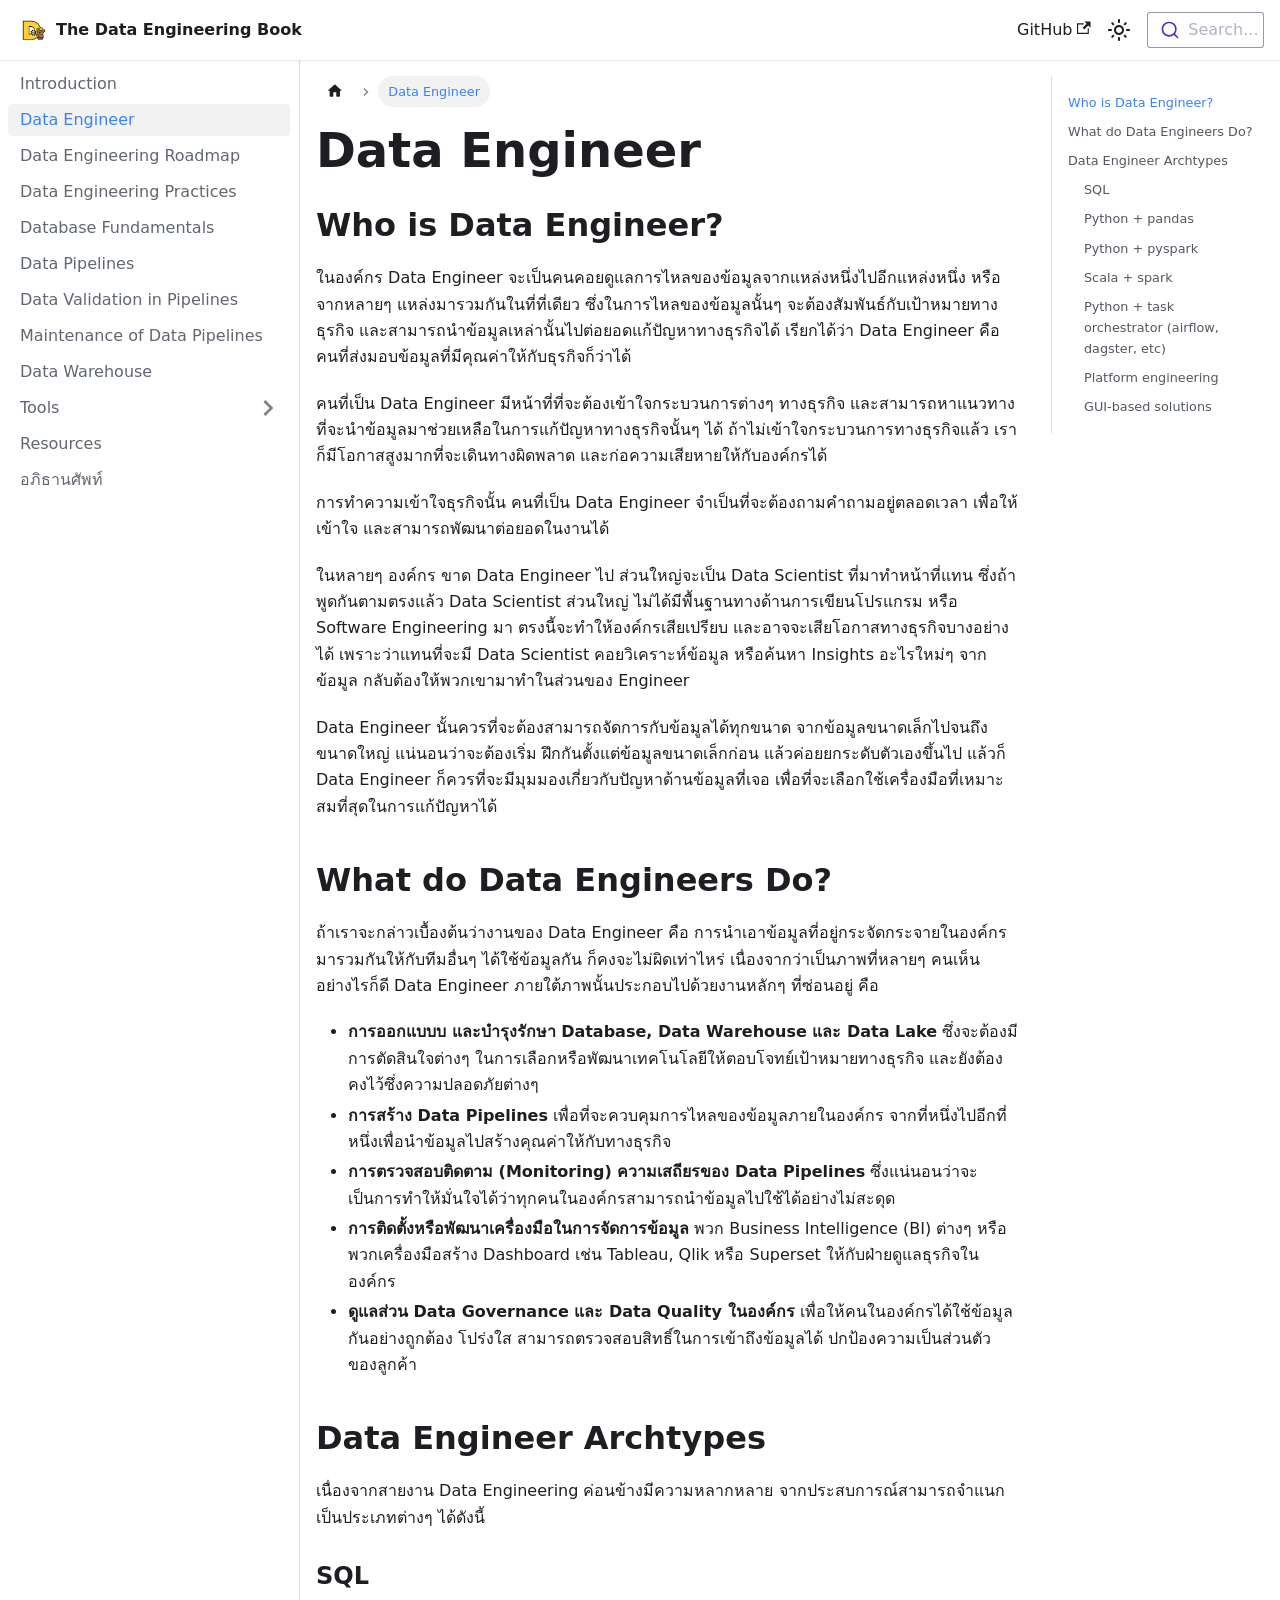
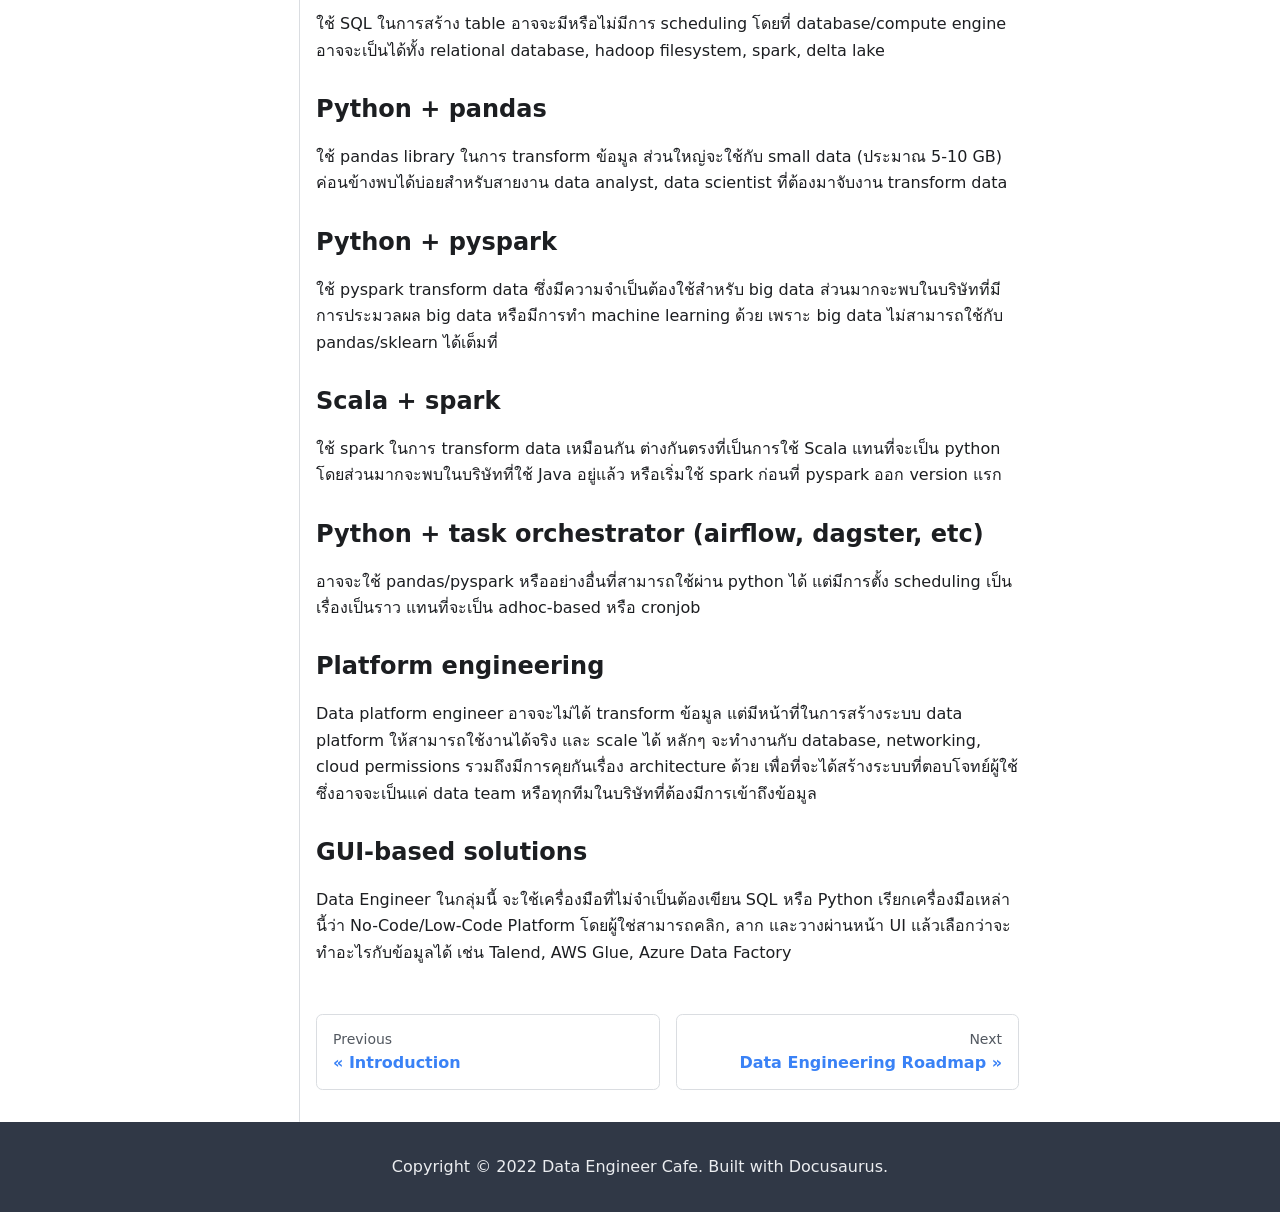
<file: docs/data-engineer.html>
<!doctype html>
<html lang="en" dir="ltr" class="docs-wrapper docs-doc-page docs-version-current plugin-docs plugin-id-default docs-doc-id-docs/data-engineer">
<head>
<meta charset="UTF-8">
<meta name="generator" content="Docusaurus v2.1.0">
<title data-rh="true">Data Engineer | The Data Engineering Book</title><meta data-rh="true" name="viewport" content="width=device-width,initial-scale=1"><meta data-rh="true" name="twitter:card" content="summary_large_image"><meta data-rh="true" property="og:url" content="https://www.thedataengineeringbook.online/docs/data-engineer"><meta data-rh="true" name="docusaurus_locale" content="en"><meta data-rh="true" name="docsearch:language" content="en"><meta data-rh="true" name="docusaurus_version" content="current"><meta data-rh="true" name="docusaurus_tag" content="docs-default-current"><meta data-rh="true" name="docsearch:version" content="current"><meta data-rh="true" name="docsearch:docusaurus_tag" content="docs-default-current"><meta data-rh="true" property="og:title" content="Data Engineer | The Data Engineering Book"><meta data-rh="true" name="description" content="Who is Data Engineer?"><meta data-rh="true" property="og:description" content="Who is Data Engineer?"><link data-rh="true" rel="icon" href="/img/favicon.ico"><link data-rh="true" rel="canonical" href="https://www.thedataengineeringbook.online/docs/data-engineer"><link data-rh="true" rel="alternate" href="https://www.thedataengineeringbook.online/docs/data-engineer" hreflang="en"><link data-rh="true" rel="alternate" href="https://www.thedataengineeringbook.online/docs/data-engineer" hreflang="x-default"><link rel="stylesheet" href="/assets/css/styles.ee4e7479.css">
<link rel="preload" href="/assets/js/runtime~main.ab4cda27.js" as="script">
<link rel="preload" href="/assets/js/main.6d613878.js" as="script">
</head>
<body class="navigation-with-keyboard" data-theme="light">
<script>!function(){function t(t){document.documentElement.setAttribute("data-theme",t)}var e=function(){var t=null;try{t=localStorage.getItem("theme")}catch(t){}return t}();t(null!==e?e:"light")}()</script><div id="__docusaurus">
<div role="region" aria-label="theme.common.skipToMainContent"><a href="#" class="skipToContent_fXgn">Skip to main content</a></div><nav class="navbar navbar--fixed-top"><div class="navbar__inner"><div class="navbar__items"><button aria-label="Navigation bar toggle" class="navbar__toggle clean-btn" type="button" tabindex="0"><svg width="30" height="30" viewBox="0 0 30 30" aria-hidden="true"><path stroke="currentColor" stroke-linecap="round" stroke-miterlimit="10" stroke-width="2" d="M4 7h22M4 15h22M4 23h22"></path></svg></button><a class="navbar__brand" href="/"><div class="navbar__logo"><img src="/img/logo.png" alt="My Site Logo" class="themedImage_ToTc themedImage--light_HNdA"><img src="/img/logo.png" alt="My Site Logo" class="themedImage_ToTc themedImage--dark_i4oU"></div><b class="navbar__title text--truncate">The Data Engineering Book</b></a></div><div class="navbar__items navbar__items--right"><a href="https://github.com/thedataengineeringbook/thedataengineeringbook" target="_blank" rel="noopener noreferrer" class="navbar__item navbar__link">GitHub<svg width="13.5" height="13.5" aria-hidden="true" viewBox="0 0 24 24" class="iconExternalLink_nPIU"><path fill="currentColor" d="M21 13v10h-21v-19h12v2h-10v15h17v-8h2zm3-12h-10.988l4.035 4-6.977 7.07 2.828 2.828 6.977-7.07 4.125 4.172v-11z"></path></svg></a><div class="toggle_vylO colorModeToggle_DEke"><button class="clean-btn toggleButton_gllP toggleButtonDisabled_aARS" type="button" disabled="" title="Switch between dark and light mode (currently light mode)" aria-label="Switch between dark and light mode (currently light mode)"><svg viewBox="0 0 24 24" width="24" height="24" class="lightToggleIcon_pyhR"><path fill="currentColor" d="M12,9c1.65,0,3,1.35,3,3s-1.35,3-3,3s-3-1.35-3-3S10.35,9,12,9 M12,7c-2.76,0-5,2.24-5,5s2.24,5,5,5s5-2.24,5-5 S14.76,7,12,7L12,7z M2,13l2,0c0.55,0,1-0.45,1-1s-0.45-1-1-1l-2,0c-0.55,0-1,0.45-1,1S1.45,13,2,13z M20,13l2,0c0.55,0,1-0.45,1-1 s-0.45-1-1-1l-2,0c-0.55,0-1,0.45-1,1S19.45,13,20,13z M11,2v2c0,0.55,0.45,1,1,1s1-0.45,1-1V2c0-0.55-0.45-1-1-1S11,1.45,11,2z M11,20v2c0,0.55,0.45,1,1,1s1-0.45,1-1v-2c0-0.55-0.45-1-1-1C11.45,19,11,19.45,11,20z M5.99,4.58c-0.39-0.39-1.03-0.39-1.41,0 c-0.39,0.39-0.39,1.03,0,1.41l1.06,1.06c0.39,0.39,1.03,0.39,1.41,0s0.39-1.03,0-1.41L5.99,4.58z M18.36,16.95 c-0.39-0.39-1.03-0.39-1.41,0c-0.39,0.39-0.39,1.03,0,1.41l1.06,1.06c0.39,0.39,1.03,0.39,1.41,0c0.39-0.39,0.39-1.03,0-1.41 L18.36,16.95z M19.42,5.99c0.39-0.39,0.39-1.03,0-1.41c-0.39-0.39-1.03-0.39-1.41,0l-1.06,1.06c-0.39,0.39-0.39,1.03,0,1.41 s1.03,0.39,1.41,0L19.42,5.99z M7.05,18.36c0.39-0.39,0.39-1.03,0-1.41c-0.39-0.39-1.03-0.39-1.41,0l-1.06,1.06 c-0.39,0.39-0.39,1.03,0,1.41s1.03,0.39,1.41,0L7.05,18.36z"></path></svg><svg viewBox="0 0 24 24" width="24" height="24" class="darkToggleIcon_wfgR"><path fill="currentColor" d="M9.37,5.51C9.19,6.15,9.1,6.82,9.1,7.5c0,4.08,3.32,7.4,7.4,7.4c0.68,0,1.35-0.09,1.99-0.27C17.45,17.19,14.93,19,12,19 c-3.86,0-7-3.14-7-7C5,9.07,6.81,6.55,9.37,5.51z M12,3c-4.97,0-9,4.03-9,9s4.03,9,9,9s9-4.03,9-9c0-0.46-0.04-0.92-0.1-1.36 c-0.98,1.37-2.58,2.26-4.4,2.26c-2.98,0-5.4-2.42-5.4-5.4c0-1.81,0.89-3.42,2.26-4.4C12.92,3.04,12.46,3,12,3L12,3z"></path></svg></button></div><div class="searchBox_ZlJk"><div class="dsla-search-wrapper"><div class="dsla-search-field" data-tags="default,docs-default-current"></div></div></div></div></div><div role="presentation" class="navbar-sidebar__backdrop"></div></nav><div class="main-wrapper mainWrapper_z2l0 docsWrapper_BCFX"><button aria-label="Scroll back to top" class="clean-btn theme-back-to-top-button backToTopButton_sjWU" type="button"></button><div class="docPage__5DB"><aside class="theme-doc-sidebar-container docSidebarContainer_b6E3"><div class="sidebar_njMd"><nav class="menu thin-scrollbar menu_SIkG"><ul class="theme-doc-sidebar-menu menu__list"><li class="theme-doc-sidebar-item-link theme-doc-sidebar-item-link-level-1 menu__list-item"><a class="menu__link" href="/">Introduction</a></li><li class="theme-doc-sidebar-item-link theme-doc-sidebar-item-link-level-1 menu__list-item"><a class="menu__link menu__link--active" aria-current="page" href="/docs/data-engineer">Data Engineer</a></li><li class="theme-doc-sidebar-item-link theme-doc-sidebar-item-link-level-1 menu__list-item"><a class="menu__link" href="/docs/data-engineering-roadmap">Data Engineering Roadmap</a></li><li class="theme-doc-sidebar-item-link theme-doc-sidebar-item-link-level-1 menu__list-item"><a class="menu__link" href="/docs/data-engineering-practices">Data Engineering Practices</a></li><li class="theme-doc-sidebar-item-link theme-doc-sidebar-item-link-level-1 menu__list-item"><a class="menu__link" href="/docs/database-fundamentals">Database Fundamentals</a></li><li class="theme-doc-sidebar-item-link theme-doc-sidebar-item-link-level-1 menu__list-item"><a class="menu__link" href="/docs/data-pipelines">Data Pipelines</a></li><li class="theme-doc-sidebar-item-link theme-doc-sidebar-item-link-level-1 menu__list-item"><a class="menu__link" href="/docs/data-validation-in-pipelines">Data Validation in Pipelines</a></li><li class="theme-doc-sidebar-item-link theme-doc-sidebar-item-link-level-1 menu__list-item"><a class="menu__link" href="/docs/maintenance-of-data-pipelines">Maintenance of Data Pipelines</a></li><li class="theme-doc-sidebar-item-link theme-doc-sidebar-item-link-level-1 menu__list-item"><a class="menu__link" href="/docs/data-warehouse">Data Warehouse</a></li><li class="theme-doc-sidebar-item-category theme-doc-sidebar-item-category-level-1 menu__list-item menu__list-item--collapsed"><div class="menu__list-item-collapsible"><a class="menu__link menu__link--sublist menu__link--sublist-caret" aria-expanded="false" href="/docs/tools">Tools</a></div></li><li class="theme-doc-sidebar-item-link theme-doc-sidebar-item-link-level-1 menu__list-item"><a class="menu__link" href="/docs/resources">Resources</a></li><li class="theme-doc-sidebar-item-link theme-doc-sidebar-item-link-level-1 menu__list-item"><a class="menu__link" href="/docs/glossary">อภิธานศัพท์</a></li></ul></nav></div></aside><main class="docMainContainer_gTbr"><div class="container padding-top--md padding-bottom--lg"><div class="row"><div class="col docItemCol_VOVn"><div class="docItemContainer_Djhp"><article><nav class="theme-doc-breadcrumbs breadcrumbsContainer_Z_bl" aria-label="Breadcrumbs"><ul class="breadcrumbs" itemscope="" itemtype="https://schema.org/BreadcrumbList"><li class="breadcrumbs__item"><a aria-label="Home page" class="breadcrumbs__link" href="/"><svg viewBox="0 0 24 24" class="breadcrumbHomeIcon_OVgt"><path d="M10 19v-5h4v5c0 .55.45 1 1 1h3c.55 0 1-.45 1-1v-7h1.7c.46 0 .68-.57.33-.87L12.67 3.6c-.38-.34-.96-.34-1.34 0l-8.36 7.53c-.34.3-.13.87.33.87H5v7c0 .55.45 1 1 1h3c.55 0 1-.45 1-1z" fill="currentColor"></path></svg></a></li><li itemscope="" itemprop="itemListElement" itemtype="https://schema.org/ListItem" class="breadcrumbs__item breadcrumbs__item--active"><span class="breadcrumbs__link" itemprop="name">Data Engineer</span><meta itemprop="position" content="1"></li></ul></nav><div class="tocCollapsible_ETCw theme-doc-toc-mobile tocMobile_ITEo"><button type="button" class="clean-btn tocCollapsibleButton_TO0P">On this page</button></div><div class="theme-doc-markdown markdown"><header><h1>Data Engineer</h1></header><h2 class="anchor anchorWithStickyNavbar_LWe7" id="who-is-data-engineer">Who is Data Engineer?<a class="hash-link" href="#who-is-data-engineer" title="Direct link to heading">​</a></h2><p>ในองค์กร Data Engineer จะเป็นคนคอยดูแลการไหลของข้อมูลจากแหล่งหนึ่งไปอีกแหล่งหนึ่ง
หรือจากหลายๆ แหล่งมารวมกันในที่ที่เดียว ซึ่งในการไหลของข้อมูลนั้นๆ จะต้องสัมพันธ์กับเป้าหมายทางธุรกิจ
และสามารถนำข้อมูลเหล่านั้นไปต่อยอดแก้ปัญหาทางธุรกิจได้ เรียกได้ว่า Data Engineer คือ
คนที่ส่งมอบข้อมูลที่มีคุณค่าให้กับธุรกิจก็ว่าได้</p><p>คนที่เป็น Data Engineer มีหน้าที่ที่จะต้องเข้าใจกระบวนการต่างๆ ทางธุรกิจ และสามารถหาแนวทางที่จะนำข้อมูลมาช่วยเหลือในการแก้ปัญหาทางธุรกิจนั้นๆ ได้ ถ้าไม่เข้าใจกระบวนการทางธุรกิจแล้ว
เราก็มีโอกาสสูงมากที่จะเดินทางผิดพลาด และก่อความเสียหายให้กับองค์กรได้</p><p>การทำความเข้าใจธุรกิจนั้น คนที่เป็น Data Engineer จำเป็นที่จะต้องถามคำถามอยู่ตลอดเวลา เพื่อให้เข้าใจ
และสามารถพัฒนาต่อยอดในงานได้</p><p>ในหลายๆ องค์กร ขาด Data Engineer ไป ส่วนใหญ่จะเป็น Data Scientist ที่มาทำหน้าที่แทน ซึ่งถ้าพูดกันตามตรงแล้ว
Data Scientist ส่วนใหญ่ ไม่ได้มีพื้นฐานทางด้านการเขียนโปรแกรม หรือ Software Engineering มา
ตรงนี้จะทำให้องค์กรเสียเปรียบ และอาจจะเสียโอกาสทางธุรกิจบางอย่างได้ เพราะว่าแทนที่จะมี Data Scientist
คอยวิเคราะห์ข้อมูล หรือค้นหา Insights อะไรใหม่ๆ จากข้อมูล กลับต้องให้พวกเขามาทำในส่วนของ Engineer</p><p>Data Engineer นั้นควรที่จะต้องสามารถจัดการกับข้อมูลได้ทุกขนาด จากข้อมูลขนาดเล็กไปจนถึงขนาดใหญ่ แน่นอนว่าจะต้องเริ่ม
ฝึกกันตั้งแต่ข้อมูลขนาดเล็กก่อน แล้วค่อยยกระดับตัวเองขึ้นไป แล้วก็ Data Engineer ก็ควรที่จะมีมุมมองเกี่ยวกับปัญหาด้านข้อมูลที่เจอ
เพื่อที่จะเลือกใช้เครื่องมือที่เหมาะสมที่สุดในการแก้ปัญหาได้</p><h2 class="anchor anchorWithStickyNavbar_LWe7" id="what-do-data-engineers-do">What do Data Engineers Do?<a class="hash-link" href="#what-do-data-engineers-do" title="Direct link to heading">​</a></h2><p>ถ้าเราจะกล่าวเบื้องต้นว่างานของ Data Engineer คือ การนำเอาข้อมูลที่อยู่กระจัดกระจายในองค์กรมารวมกันให้กับทีมอื่นๆ
ได้ใช้ข้อมูลกัน ก็คงจะไม่ผิดเท่าไหร่ เนื่องจากว่าเป็นภาพที่หลายๆ คนเห็น อย่างไรก็ดี Data Engineer
ภายใต้ภาพนั้นประกอบไปด้วยงานหลักๆ ที่ซ่อนอยู่ คือ</p><ul><li><strong>การออกแบบบ และบำรุงรักษา Database, Data Warehouse และ Data Lake</strong>
ซึ่งจะต้องมีการตัดสินใจต่างๆ ในการเลือกหรือพัฒนาเทคโนโลยีให้ตอบโจทย์เป้าหมายทางธุรกิจ และยังต้องคงไว้ซึ่งความปลอดภัยต่างๆ</li><li><strong>การสร้าง Data Pipelines</strong> เพื่อที่จะควบคุมการไหลของข้อมูลภายในองค์กร จากที่หนึ่งไปอีกที่หนึ่งเพื่อนำข้อมูลไปสร้างคุณค่าให้กับทางธุรกิจ</li><li><strong>การตรวจสอบติดตาม (Monitoring) ความเสถียรของ Data Pipelines</strong> ซึ่งแน่นอนว่าจะเป็นการทำให้มั่นใจได้ว่าทุกคนในองค์กรสามารถนำข้อมูลไปใช้ได้อย่างไม่สะดุด</li><li><strong>การติดตั้งหรือพัฒนาเครื่องมือในการจัดการข้อมูล</strong> พวก Business Intelligence (BI) ต่างๆ หรือพวกเครื่องมือสร้าง Dashboard เช่น Tableau, Qlik หรือ Superset ให้กับฝ่ายดูแลธุรกิจในองค์กร</li><li><strong>ดูแลส่วน Data Governance และ Data Quality ในองค์กร</strong> เพื่อให้คนในองค์กรได้ใช้ข้อมูลกันอย่างถูกต้อง โปร่งใส สามารถตรวจสอบสิทธิ์ในการเข้าถึงข้อมูลได้ ปกป้องความเป็นส่วนตัวของลูกค้า</li></ul><h2 class="anchor anchorWithStickyNavbar_LWe7" id="data-engineer-archtypes">Data Engineer Archtypes<a class="hash-link" href="#data-engineer-archtypes" title="Direct link to heading">​</a></h2><p>เนื่องจากสายงาน Data Engineering ค่อนข้างมีความหลากหลาย จากประสบการณ์สามารถจำแนกเป็นประเภทต่างๆ ได้ดังนี้</p><h3 class="anchor anchorWithStickyNavbar_LWe7" id="sql">SQL<a class="hash-link" href="#sql" title="Direct link to heading">​</a></h3><p>ใช้ SQL ในการสร้าง table อาจจะมีหรือไม่มีการ scheduling โดยที่ database/compute engine อาจจะเป็นได้ทั้ง relational database, hadoop filesystem, spark, delta lake</p><h3 class="anchor anchorWithStickyNavbar_LWe7" id="python--pandas">Python + pandas<a class="hash-link" href="#python--pandas" title="Direct link to heading">​</a></h3><p>ใช้ pandas library ในการ transform ข้อมูล ส่วนใหญ่จะใช้กับ small data (ประมาณ 5-10 GB) ค่อนข้างพบได้บ่อยสำหรับสายงาน data analyst, data scientist ที่ต้องมาจับงาน transform data</p><h3 class="anchor anchorWithStickyNavbar_LWe7" id="python--pyspark">Python + pyspark<a class="hash-link" href="#python--pyspark" title="Direct link to heading">​</a></h3><p>ใช้ pyspark transform data ซึ่งมีความจำเป็นต้องใช้สำหรับ big data ส่วนมากจะพบในบริษัทที่มีการประมวลผล big data หรือมีการทำ machine learning ด้วย เพราะ big data ไม่สามารถใช้กับ pandas/sklearn ได้เต็มที่</p><h3 class="anchor anchorWithStickyNavbar_LWe7" id="scala--spark">Scala + spark<a class="hash-link" href="#scala--spark" title="Direct link to heading">​</a></h3><p>ใช้ spark ในการ transform data เหมือนกัน ต่างกันตรงที่เป็นการใช้ Scala แทนที่จะเป็น python โดยส่วนมากจะพบในบริษัทที่ใช้ Java อยู่แล้ว หรือเริ่มใช้ spark ก่อนที่ pyspark ออก version แรก</p><h3 class="anchor anchorWithStickyNavbar_LWe7" id="python--task-orchestrator-airflow-dagster-etc">Python + task orchestrator (airflow, dagster, etc)<a class="hash-link" href="#python--task-orchestrator-airflow-dagster-etc" title="Direct link to heading">​</a></h3><p>อาจจะใช้ pandas/pyspark หรืออย่างอื่นที่สามารถใช้ผ่าน python ได้ แต่มีการตั้ง scheduling เป็นเรื่องเป็นราว แทนที่จะเป็น adhoc-based หรือ cronjob</p><h3 class="anchor anchorWithStickyNavbar_LWe7" id="platform-engineering">Platform engineering<a class="hash-link" href="#platform-engineering" title="Direct link to heading">​</a></h3><p>Data platform engineer อาจจะไม่ได้ transform ข้อมูล แต่มีหน้าที่ในการสร้างระบบ data platform ให้สามารถใช้งานได้จริง และ scale ได้ หลักๆ จะทำงานกับ database, networking, cloud permissions รวมถึงมีการคุยกันเรื่อง architecture ด้วย เพื่อที่จะได้สร้างระบบที่ตอบโจทย์ผู้ใช้ ซึ่งอาจจะเป็นแค่ data team หรือทุกทีมในบริษัทที่ต้องมีการเข้าถึงข้อมูล</p><h3 class="anchor anchorWithStickyNavbar_LWe7" id="gui-based-solutions">GUI-based solutions<a class="hash-link" href="#gui-based-solutions" title="Direct link to heading">​</a></h3><p>Data Engineer ในกลุ่มนี้ จะใช้เครื่องมือที่ไม่จำเป็นต้องเขียน SQL หรือ Python เรียกเครื่องมือเหล่านี้ว่า No-Code/Low-Code Platform โดยผู้ใช่สามารถคลิก, ลาก และวางผ่านหน้า UI แล้วเลือกว่าจะทำอะไรกับข้อมูลได้ เช่น Talend, AWS Glue, Azure Data Factory</p></div></article><nav class="pagination-nav docusaurus-mt-lg" aria-label="Docs pages navigation"><a class="pagination-nav__link pagination-nav__link--prev" href="/"><div class="pagination-nav__sublabel">Previous</div><div class="pagination-nav__label">Introduction</div></a><a class="pagination-nav__link pagination-nav__link--next" href="/docs/data-engineering-roadmap"><div class="pagination-nav__sublabel">Next</div><div class="pagination-nav__label">Data Engineering Roadmap</div></a></nav></div></div><div class="col col--3"><div class="tableOfContents_bqdL thin-scrollbar theme-doc-toc-desktop"><ul class="table-of-contents table-of-contents__left-border"><li><a href="#who-is-data-engineer" class="table-of-contents__link toc-highlight">Who is Data Engineer?</a></li><li><a href="#what-do-data-engineers-do" class="table-of-contents__link toc-highlight">What do Data Engineers Do?</a></li><li><a href="#data-engineer-archtypes" class="table-of-contents__link toc-highlight">Data Engineer Archtypes</a><ul><li><a href="#sql" class="table-of-contents__link toc-highlight">SQL</a></li><li><a href="#python--pandas" class="table-of-contents__link toc-highlight">Python + pandas</a></li><li><a href="#python--pyspark" class="table-of-contents__link toc-highlight">Python + pyspark</a></li><li><a href="#scala--spark" class="table-of-contents__link toc-highlight">Scala + spark</a></li><li><a href="#python--task-orchestrator-airflow-dagster-etc" class="table-of-contents__link toc-highlight">Python + task orchestrator (airflow, dagster, etc)</a></li><li><a href="#platform-engineering" class="table-of-contents__link toc-highlight">Platform engineering</a></li><li><a href="#gui-based-solutions" class="table-of-contents__link toc-highlight">GUI-based solutions</a></li></ul></li></ul></div></div></div></div></main></div></div><footer class="footer footer--dark"><div class="container container-fluid"><div class="footer__bottom text--center"><div class="footer__copyright">Copyright © 2022 Data Engineer Cafe. Built with Docusaurus.</div></div></div></footer></div>
<script src="/assets/js/runtime~main.ab4cda27.js"></script>
<script src="/assets/js/main.6d613878.js"></script>
</body>
</html>
</file>
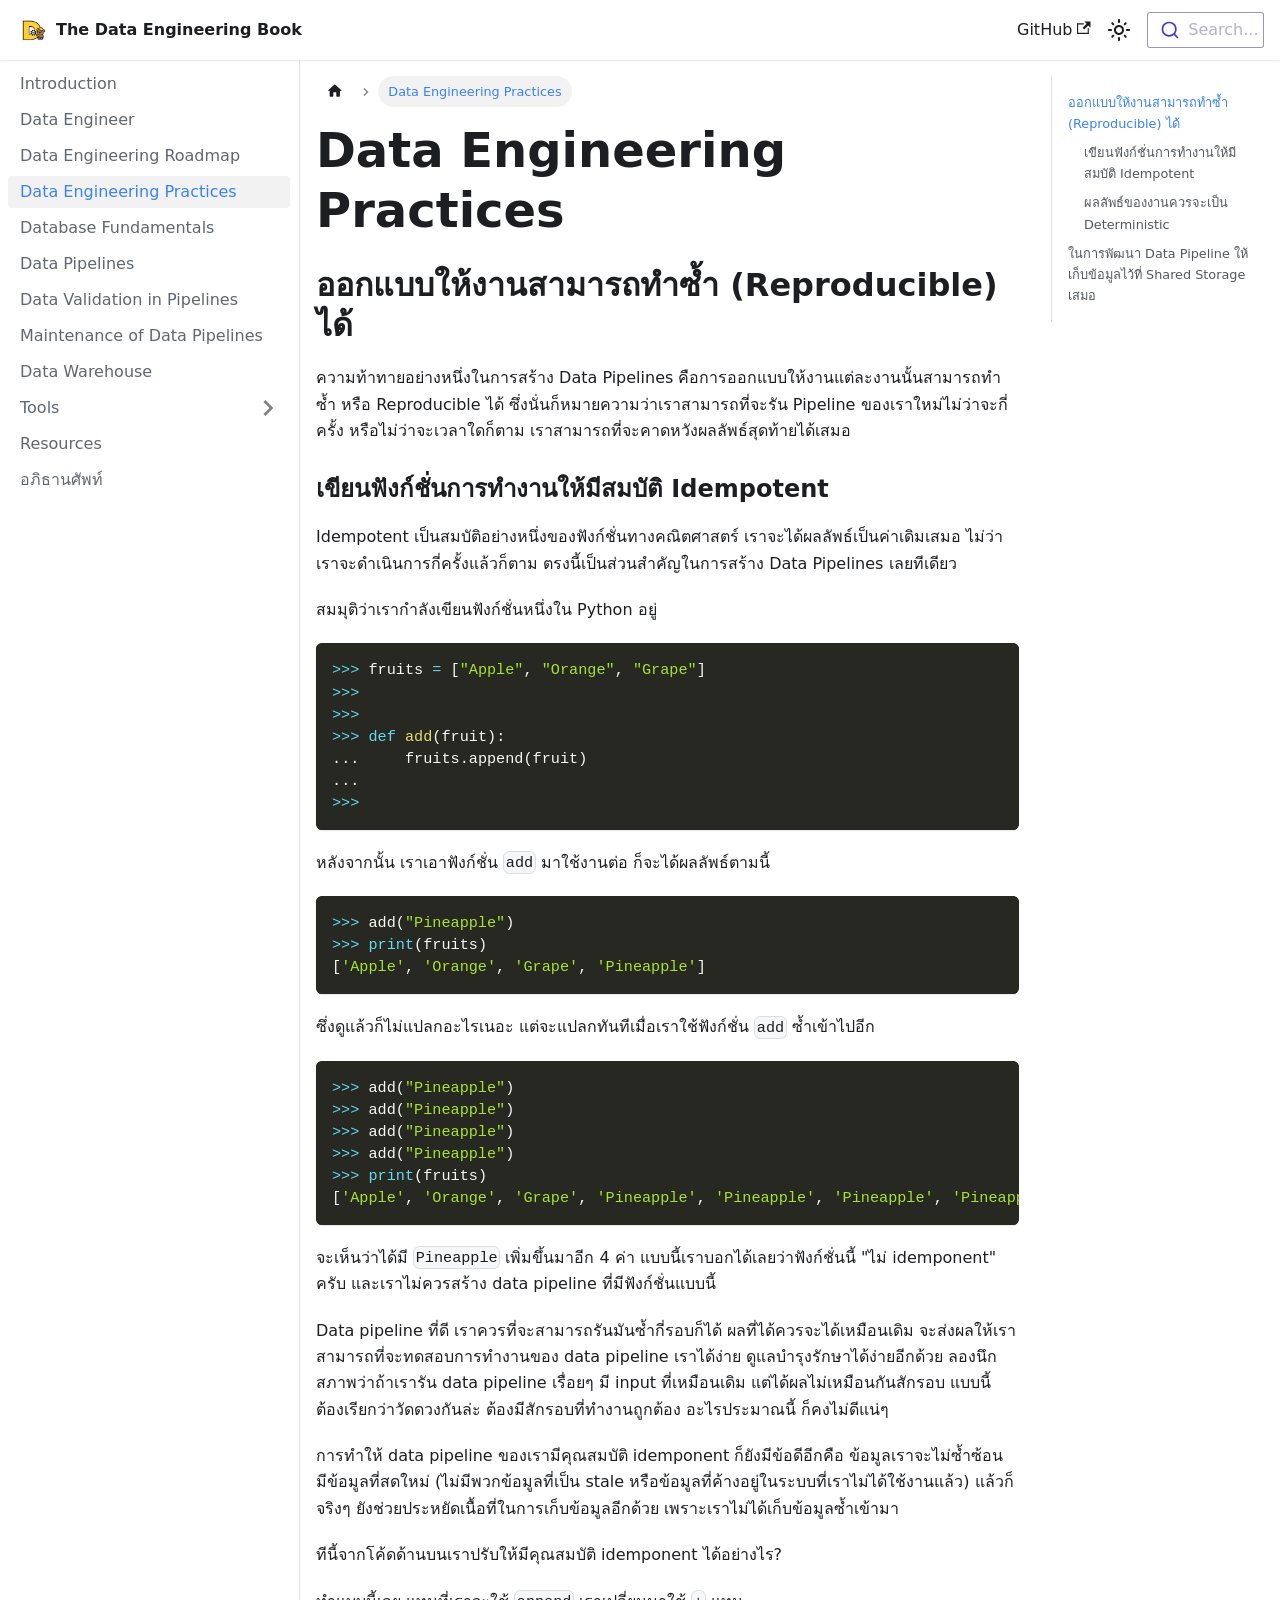
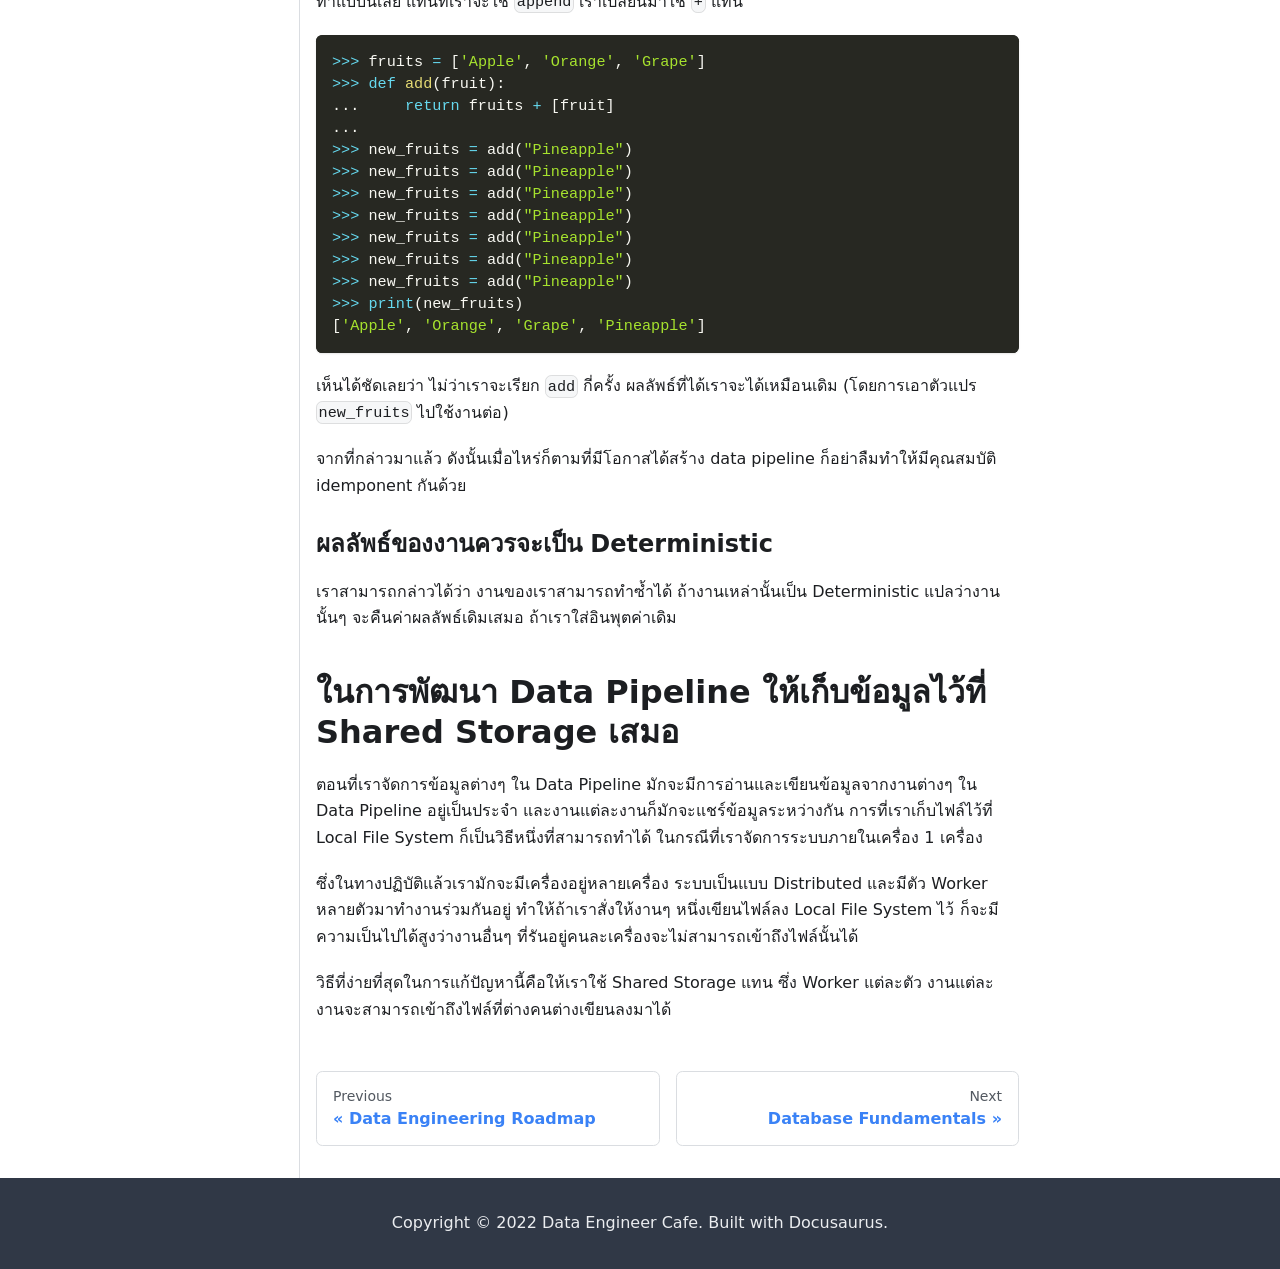
<file: docs/data-engineering-practices.html>
<!doctype html>
<html lang="en" dir="ltr" class="docs-wrapper docs-doc-page docs-version-current plugin-docs plugin-id-default docs-doc-id-docs/data-engineering-practices">
<head>
<meta charset="UTF-8">
<meta name="generator" content="Docusaurus v2.1.0">
<title data-rh="true">Data Engineering Practices | The Data Engineering Book</title><meta data-rh="true" name="viewport" content="width=device-width,initial-scale=1"><meta data-rh="true" name="twitter:card" content="summary_large_image"><meta data-rh="true" property="og:url" content="https://www.thedataengineeringbook.online/docs/data-engineering-practices"><meta data-rh="true" name="docusaurus_locale" content="en"><meta data-rh="true" name="docsearch:language" content="en"><meta data-rh="true" name="docusaurus_version" content="current"><meta data-rh="true" name="docusaurus_tag" content="docs-default-current"><meta data-rh="true" name="docsearch:version" content="current"><meta data-rh="true" name="docsearch:docusaurus_tag" content="docs-default-current"><meta data-rh="true" property="og:title" content="Data Engineering Practices | The Data Engineering Book"><meta data-rh="true" name="description" content="ออกแบบให้งานสามารถทำซ้ำ (Reproducible) ได้"><meta data-rh="true" property="og:description" content="ออกแบบให้งานสามารถทำซ้ำ (Reproducible) ได้"><link data-rh="true" rel="icon" href="/img/favicon.ico"><link data-rh="true" rel="canonical" href="https://www.thedataengineeringbook.online/docs/data-engineering-practices"><link data-rh="true" rel="alternate" href="https://www.thedataengineeringbook.online/docs/data-engineering-practices" hreflang="en"><link data-rh="true" rel="alternate" href="https://www.thedataengineeringbook.online/docs/data-engineering-practices" hreflang="x-default"><link rel="stylesheet" href="/assets/css/styles.ee4e7479.css">
<link rel="preload" href="/assets/js/runtime~main.ab4cda27.js" as="script">
<link rel="preload" href="/assets/js/main.6d613878.js" as="script">
</head>
<body class="navigation-with-keyboard" data-theme="light">
<script>!function(){function t(t){document.documentElement.setAttribute("data-theme",t)}var e=function(){var t=null;try{t=localStorage.getItem("theme")}catch(t){}return t}();t(null!==e?e:"light")}()</script><div id="__docusaurus">
<div role="region" aria-label="theme.common.skipToMainContent"><a href="#" class="skipToContent_fXgn">Skip to main content</a></div><nav class="navbar navbar--fixed-top"><div class="navbar__inner"><div class="navbar__items"><button aria-label="Navigation bar toggle" class="navbar__toggle clean-btn" type="button" tabindex="0"><svg width="30" height="30" viewBox="0 0 30 30" aria-hidden="true"><path stroke="currentColor" stroke-linecap="round" stroke-miterlimit="10" stroke-width="2" d="M4 7h22M4 15h22M4 23h22"></path></svg></button><a class="navbar__brand" href="/"><div class="navbar__logo"><img src="/img/logo.png" alt="My Site Logo" class="themedImage_ToTc themedImage--light_HNdA"><img src="/img/logo.png" alt="My Site Logo" class="themedImage_ToTc themedImage--dark_i4oU"></div><b class="navbar__title text--truncate">The Data Engineering Book</b></a></div><div class="navbar__items navbar__items--right"><a href="https://github.com/thedataengineeringbook/thedataengineeringbook" target="_blank" rel="noopener noreferrer" class="navbar__item navbar__link">GitHub<svg width="13.5" height="13.5" aria-hidden="true" viewBox="0 0 24 24" class="iconExternalLink_nPIU"><path fill="currentColor" d="M21 13v10h-21v-19h12v2h-10v15h17v-8h2zm3-12h-10.988l4.035 4-6.977 7.07 2.828 2.828 6.977-7.07 4.125 4.172v-11z"></path></svg></a><div class="toggle_vylO colorModeToggle_DEke"><button class="clean-btn toggleButton_gllP toggleButtonDisabled_aARS" type="button" disabled="" title="Switch between dark and light mode (currently light mode)" aria-label="Switch between dark and light mode (currently light mode)"><svg viewBox="0 0 24 24" width="24" height="24" class="lightToggleIcon_pyhR"><path fill="currentColor" d="M12,9c1.65,0,3,1.35,3,3s-1.35,3-3,3s-3-1.35-3-3S10.35,9,12,9 M12,7c-2.76,0-5,2.24-5,5s2.24,5,5,5s5-2.24,5-5 S14.76,7,12,7L12,7z M2,13l2,0c0.55,0,1-0.45,1-1s-0.45-1-1-1l-2,0c-0.55,0-1,0.45-1,1S1.45,13,2,13z M20,13l2,0c0.55,0,1-0.45,1-1 s-0.45-1-1-1l-2,0c-0.55,0-1,0.45-1,1S19.45,13,20,13z M11,2v2c0,0.55,0.45,1,1,1s1-0.45,1-1V2c0-0.55-0.45-1-1-1S11,1.45,11,2z M11,20v2c0,0.55,0.45,1,1,1s1-0.45,1-1v-2c0-0.55-0.45-1-1-1C11.45,19,11,19.45,11,20z M5.99,4.58c-0.39-0.39-1.03-0.39-1.41,0 c-0.39,0.39-0.39,1.03,0,1.41l1.06,1.06c0.39,0.39,1.03,0.39,1.41,0s0.39-1.03,0-1.41L5.99,4.58z M18.36,16.95 c-0.39-0.39-1.03-0.39-1.41,0c-0.39,0.39-0.39,1.03,0,1.41l1.06,1.06c0.39,0.39,1.03,0.39,1.41,0c0.39-0.39,0.39-1.03,0-1.41 L18.36,16.95z M19.42,5.99c0.39-0.39,0.39-1.03,0-1.41c-0.39-0.39-1.03-0.39-1.41,0l-1.06,1.06c-0.39,0.39-0.39,1.03,0,1.41 s1.03,0.39,1.41,0L19.42,5.99z M7.05,18.36c0.39-0.39,0.39-1.03,0-1.41c-0.39-0.39-1.03-0.39-1.41,0l-1.06,1.06 c-0.39,0.39-0.39,1.03,0,1.41s1.03,0.39,1.41,0L7.05,18.36z"></path></svg><svg viewBox="0 0 24 24" width="24" height="24" class="darkToggleIcon_wfgR"><path fill="currentColor" d="M9.37,5.51C9.19,6.15,9.1,6.82,9.1,7.5c0,4.08,3.32,7.4,7.4,7.4c0.68,0,1.35-0.09,1.99-0.27C17.45,17.19,14.93,19,12,19 c-3.86,0-7-3.14-7-7C5,9.07,6.81,6.55,9.37,5.51z M12,3c-4.97,0-9,4.03-9,9s4.03,9,9,9s9-4.03,9-9c0-0.46-0.04-0.92-0.1-1.36 c-0.98,1.37-2.58,2.26-4.4,2.26c-2.98,0-5.4-2.42-5.4-5.4c0-1.81,0.89-3.42,2.26-4.4C12.92,3.04,12.46,3,12,3L12,3z"></path></svg></button></div><div class="searchBox_ZlJk"><div class="dsla-search-wrapper"><div class="dsla-search-field" data-tags="default,docs-default-current"></div></div></div></div></div><div role="presentation" class="navbar-sidebar__backdrop"></div></nav><div class="main-wrapper mainWrapper_z2l0 docsWrapper_BCFX"><button aria-label="Scroll back to top" class="clean-btn theme-back-to-top-button backToTopButton_sjWU" type="button"></button><div class="docPage__5DB"><aside class="theme-doc-sidebar-container docSidebarContainer_b6E3"><div class="sidebar_njMd"><nav class="menu thin-scrollbar menu_SIkG"><ul class="theme-doc-sidebar-menu menu__list"><li class="theme-doc-sidebar-item-link theme-doc-sidebar-item-link-level-1 menu__list-item"><a class="menu__link" href="/">Introduction</a></li><li class="theme-doc-sidebar-item-link theme-doc-sidebar-item-link-level-1 menu__list-item"><a class="menu__link" href="/docs/data-engineer">Data Engineer</a></li><li class="theme-doc-sidebar-item-link theme-doc-sidebar-item-link-level-1 menu__list-item"><a class="menu__link" href="/docs/data-engineering-roadmap">Data Engineering Roadmap</a></li><li class="theme-doc-sidebar-item-link theme-doc-sidebar-item-link-level-1 menu__list-item"><a class="menu__link menu__link--active" aria-current="page" href="/docs/data-engineering-practices">Data Engineering Practices</a></li><li class="theme-doc-sidebar-item-link theme-doc-sidebar-item-link-level-1 menu__list-item"><a class="menu__link" href="/docs/database-fundamentals">Database Fundamentals</a></li><li class="theme-doc-sidebar-item-link theme-doc-sidebar-item-link-level-1 menu__list-item"><a class="menu__link" href="/docs/data-pipelines">Data Pipelines</a></li><li class="theme-doc-sidebar-item-link theme-doc-sidebar-item-link-level-1 menu__list-item"><a class="menu__link" href="/docs/data-validation-in-pipelines">Data Validation in Pipelines</a></li><li class="theme-doc-sidebar-item-link theme-doc-sidebar-item-link-level-1 menu__list-item"><a class="menu__link" href="/docs/maintenance-of-data-pipelines">Maintenance of Data Pipelines</a></li><li class="theme-doc-sidebar-item-link theme-doc-sidebar-item-link-level-1 menu__list-item"><a class="menu__link" href="/docs/data-warehouse">Data Warehouse</a></li><li class="theme-doc-sidebar-item-category theme-doc-sidebar-item-category-level-1 menu__list-item menu__list-item--collapsed"><div class="menu__list-item-collapsible"><a class="menu__link menu__link--sublist menu__link--sublist-caret" aria-expanded="false" href="/docs/tools">Tools</a></div></li><li class="theme-doc-sidebar-item-link theme-doc-sidebar-item-link-level-1 menu__list-item"><a class="menu__link" href="/docs/resources">Resources</a></li><li class="theme-doc-sidebar-item-link theme-doc-sidebar-item-link-level-1 menu__list-item"><a class="menu__link" href="/docs/glossary">อภิธานศัพท์</a></li></ul></nav></div></aside><main class="docMainContainer_gTbr"><div class="container padding-top--md padding-bottom--lg"><div class="row"><div class="col docItemCol_VOVn"><div class="docItemContainer_Djhp"><article><nav class="theme-doc-breadcrumbs breadcrumbsContainer_Z_bl" aria-label="Breadcrumbs"><ul class="breadcrumbs" itemscope="" itemtype="https://schema.org/BreadcrumbList"><li class="breadcrumbs__item"><a aria-label="Home page" class="breadcrumbs__link" href="/"><svg viewBox="0 0 24 24" class="breadcrumbHomeIcon_OVgt"><path d="M10 19v-5h4v5c0 .55.45 1 1 1h3c.55 0 1-.45 1-1v-7h1.7c.46 0 .68-.57.33-.87L12.67 3.6c-.38-.34-.96-.34-1.34 0l-8.36 7.53c-.34.3-.13.87.33.87H5v7c0 .55.45 1 1 1h3c.55 0 1-.45 1-1z" fill="currentColor"></path></svg></a></li><li itemscope="" itemprop="itemListElement" itemtype="https://schema.org/ListItem" class="breadcrumbs__item breadcrumbs__item--active"><span class="breadcrumbs__link" itemprop="name">Data Engineering Practices</span><meta itemprop="position" content="1"></li></ul></nav><div class="tocCollapsible_ETCw theme-doc-toc-mobile tocMobile_ITEo"><button type="button" class="clean-btn tocCollapsibleButton_TO0P">On this page</button></div><div class="theme-doc-markdown markdown"><header><h1>Data Engineering Practices</h1></header><h2 class="anchor anchorWithStickyNavbar_LWe7" id="ออกแบบให้งานสามารถทำซ้ำ-reproducible-ได้">ออกแบบให้งานสามารถทำซ้ำ (Reproducible) ได้<a class="hash-link" href="#ออกแบบให้งานสามารถทำซ้ำ-reproducible-ได้" title="Direct link to heading">​</a></h2><p>ความท้าทายอย่างหนึ่งในการสร้าง Data Pipelines คือการออกแบบให้งานแต่ละงานนั้นสามารถทำซ้ำ หรือ Reproducible ได้ ซึ่งนั่นก็หมายความว่าเราสามารถที่จะรัน Pipeline ของเราใหม่ไม่ว่าจะกี่ครั้ง หรือไม่ว่าจะเวลาใดก็ตาม เราสามารถที่จะคาดหวังผลลัพธ์สุดท้ายได้เสมอ</p><h3 class="anchor anchorWithStickyNavbar_LWe7" id="เขียนฟังก์ชั่นการทำงานให้มีสมบัติ-idempotent">เขียนฟังก์ชั่นการทำงานให้มีสมบัติ Idempotent<a class="hash-link" href="#เขียนฟังก์ชั่นการทำงานให้มีสมบัติ-idempotent" title="Direct link to heading">​</a></h3><p>Idempotent เป็นสมบัติอย่างหนึ่งของฟังก์ชั่นทางคณิตศาสตร์ เราจะได้ผลลัพธ์เป็นค่าเดิมเสมอ ไม่ว่าเราจะดำเนินการกี่ครั้งแล้วก็ตาม ตรงนี้เป็นส่วนสำคัญในการสร้าง Data Pipelines เลยทีเดียว</p><p>สมมุติว่าเรากำลังเขียนฟังก์ชั่นหนึ่งใน Python อยู่</p><div class="language-py codeBlockContainer_Ckt0 theme-code-block" style="--prism-color:#f8f8f2;--prism-background-color:#272822"><div class="codeBlockContent_biex"><pre tabindex="0" class="prism-code language-py codeBlock_bY9V thin-scrollbar"><code class="codeBlockLines_e6Vv"><span class="token-line" style="color:#f8f8f2"><span class="token operator" style="color:#66d9ef">&gt;&gt;</span><span class="token operator" style="color:#66d9ef">&gt;</span><span class="token plain"> fruits </span><span class="token operator" style="color:#66d9ef">=</span><span class="token plain"> </span><span class="token punctuation" style="color:#f8f8f2">[</span><span class="token string" style="color:#a6e22e">&quot;Apple&quot;</span><span class="token punctuation" style="color:#f8f8f2">,</span><span class="token plain"> </span><span class="token string" style="color:#a6e22e">&quot;Orange&quot;</span><span class="token punctuation" style="color:#f8f8f2">,</span><span class="token plain"> </span><span class="token string" style="color:#a6e22e">&quot;Grape&quot;</span><span class="token punctuation" style="color:#f8f8f2">]</span><span class="token plain"></span><br></span><span class="token-line" style="color:#f8f8f2"><span class="token plain"></span><span class="token operator" style="color:#66d9ef">&gt;&gt;</span><span class="token operator" style="color:#66d9ef">&gt;</span><span class="token plain"></span><br></span><span class="token-line" style="color:#f8f8f2"><span class="token plain"></span><span class="token operator" style="color:#66d9ef">&gt;&gt;</span><span class="token operator" style="color:#66d9ef">&gt;</span><span class="token plain"></span><br></span><span class="token-line" style="color:#f8f8f2"><span class="token plain"></span><span class="token operator" style="color:#66d9ef">&gt;&gt;</span><span class="token operator" style="color:#66d9ef">&gt;</span><span class="token plain"> </span><span class="token keyword" style="color:#66d9ef">def</span><span class="token plain"> </span><span class="token function" style="color:#e6db74">add</span><span class="token punctuation" style="color:#f8f8f2">(</span><span class="token plain">fruit</span><span class="token punctuation" style="color:#f8f8f2">)</span><span class="token punctuation" style="color:#f8f8f2">:</span><span class="token plain"></span><br></span><span class="token-line" style="color:#f8f8f2"><span class="token plain"></span><span class="token punctuation" style="color:#f8f8f2">.</span><span class="token punctuation" style="color:#f8f8f2">.</span><span class="token punctuation" style="color:#f8f8f2">.</span><span class="token plain">     fruits</span><span class="token punctuation" style="color:#f8f8f2">.</span><span class="token plain">append</span><span class="token punctuation" style="color:#f8f8f2">(</span><span class="token plain">fruit</span><span class="token punctuation" style="color:#f8f8f2">)</span><span class="token plain"></span><br></span><span class="token-line" style="color:#f8f8f2"><span class="token plain"></span><span class="token punctuation" style="color:#f8f8f2">.</span><span class="token punctuation" style="color:#f8f8f2">.</span><span class="token punctuation" style="color:#f8f8f2">.</span><span class="token plain"></span><br></span><span class="token-line" style="color:#f8f8f2"><span class="token plain"></span><span class="token operator" style="color:#66d9ef">&gt;&gt;</span><span class="token operator" style="color:#66d9ef">&gt;</span><br></span></code></pre><div class="buttonGroup__atx"><button type="button" aria-label="Copy code to clipboard" title="Copy" class="clean-btn"><span class="copyButtonIcons_eSgA" aria-hidden="true"><svg class="copyButtonIcon_y97N" viewBox="0 0 24 24"><path d="M19,21H8V7H19M19,5H8A2,2 0 0,0 6,7V21A2,2 0 0,0 8,23H19A2,2 0 0,0 21,21V7A2,2 0 0,0 19,5M16,1H4A2,2 0 0,0 2,3V17H4V3H16V1Z"></path></svg><svg class="copyButtonSuccessIcon_LjdS" viewBox="0 0 24 24"><path d="M21,7L9,19L3.5,13.5L4.91,12.09L9,16.17L19.59,5.59L21,7Z"></path></svg></span></button></div></div></div><p>หลังจากนั้น เราเอาฟังก์ชั่น <code>add</code> มาใช้งานต่อ ก็จะได้ผลลัพธ์ตามนี้</p><div class="language-py codeBlockContainer_Ckt0 theme-code-block" style="--prism-color:#f8f8f2;--prism-background-color:#272822"><div class="codeBlockContent_biex"><pre tabindex="0" class="prism-code language-py codeBlock_bY9V thin-scrollbar"><code class="codeBlockLines_e6Vv"><span class="token-line" style="color:#f8f8f2"><span class="token operator" style="color:#66d9ef">&gt;&gt;</span><span class="token operator" style="color:#66d9ef">&gt;</span><span class="token plain"> add</span><span class="token punctuation" style="color:#f8f8f2">(</span><span class="token string" style="color:#a6e22e">&quot;Pineapple&quot;</span><span class="token punctuation" style="color:#f8f8f2">)</span><span class="token plain"></span><br></span><span class="token-line" style="color:#f8f8f2"><span class="token plain"></span><span class="token operator" style="color:#66d9ef">&gt;&gt;</span><span class="token operator" style="color:#66d9ef">&gt;</span><span class="token plain"> </span><span class="token keyword" style="color:#66d9ef">print</span><span class="token punctuation" style="color:#f8f8f2">(</span><span class="token plain">fruits</span><span class="token punctuation" style="color:#f8f8f2">)</span><span class="token plain"></span><br></span><span class="token-line" style="color:#f8f8f2"><span class="token plain"></span><span class="token punctuation" style="color:#f8f8f2">[</span><span class="token string" style="color:#a6e22e">&#x27;Apple&#x27;</span><span class="token punctuation" style="color:#f8f8f2">,</span><span class="token plain"> </span><span class="token string" style="color:#a6e22e">&#x27;Orange&#x27;</span><span class="token punctuation" style="color:#f8f8f2">,</span><span class="token plain"> </span><span class="token string" style="color:#a6e22e">&#x27;Grape&#x27;</span><span class="token punctuation" style="color:#f8f8f2">,</span><span class="token plain"> </span><span class="token string" style="color:#a6e22e">&#x27;Pineapple&#x27;</span><span class="token punctuation" style="color:#f8f8f2">]</span><br></span></code></pre><div class="buttonGroup__atx"><button type="button" aria-label="Copy code to clipboard" title="Copy" class="clean-btn"><span class="copyButtonIcons_eSgA" aria-hidden="true"><svg class="copyButtonIcon_y97N" viewBox="0 0 24 24"><path d="M19,21H8V7H19M19,5H8A2,2 0 0,0 6,7V21A2,2 0 0,0 8,23H19A2,2 0 0,0 21,21V7A2,2 0 0,0 19,5M16,1H4A2,2 0 0,0 2,3V17H4V3H16V1Z"></path></svg><svg class="copyButtonSuccessIcon_LjdS" viewBox="0 0 24 24"><path d="M21,7L9,19L3.5,13.5L4.91,12.09L9,16.17L19.59,5.59L21,7Z"></path></svg></span></button></div></div></div><p>ซึ่งดูแล้วก็ไม่แปลกอะไรเนอะ แต่จะแปลกทันทีเมื่อเราใช้ฟังก์ชั่น <code>add</code> ซ้ำเข้าไปอีก</p><div class="language-py codeBlockContainer_Ckt0 theme-code-block" style="--prism-color:#f8f8f2;--prism-background-color:#272822"><div class="codeBlockContent_biex"><pre tabindex="0" class="prism-code language-py codeBlock_bY9V thin-scrollbar"><code class="codeBlockLines_e6Vv"><span class="token-line" style="color:#f8f8f2"><span class="token operator" style="color:#66d9ef">&gt;&gt;</span><span class="token operator" style="color:#66d9ef">&gt;</span><span class="token plain"> add</span><span class="token punctuation" style="color:#f8f8f2">(</span><span class="token string" style="color:#a6e22e">&quot;Pineapple&quot;</span><span class="token punctuation" style="color:#f8f8f2">)</span><span class="token plain"></span><br></span><span class="token-line" style="color:#f8f8f2"><span class="token plain"></span><span class="token operator" style="color:#66d9ef">&gt;&gt;</span><span class="token operator" style="color:#66d9ef">&gt;</span><span class="token plain"> add</span><span class="token punctuation" style="color:#f8f8f2">(</span><span class="token string" style="color:#a6e22e">&quot;Pineapple&quot;</span><span class="token punctuation" style="color:#f8f8f2">)</span><span class="token plain"></span><br></span><span class="token-line" style="color:#f8f8f2"><span class="token plain"></span><span class="token operator" style="color:#66d9ef">&gt;&gt;</span><span class="token operator" style="color:#66d9ef">&gt;</span><span class="token plain"> add</span><span class="token punctuation" style="color:#f8f8f2">(</span><span class="token string" style="color:#a6e22e">&quot;Pineapple&quot;</span><span class="token punctuation" style="color:#f8f8f2">)</span><span class="token plain"></span><br></span><span class="token-line" style="color:#f8f8f2"><span class="token plain"></span><span class="token operator" style="color:#66d9ef">&gt;&gt;</span><span class="token operator" style="color:#66d9ef">&gt;</span><span class="token plain"> add</span><span class="token punctuation" style="color:#f8f8f2">(</span><span class="token string" style="color:#a6e22e">&quot;Pineapple&quot;</span><span class="token punctuation" style="color:#f8f8f2">)</span><span class="token plain"></span><br></span><span class="token-line" style="color:#f8f8f2"><span class="token plain"></span><span class="token operator" style="color:#66d9ef">&gt;&gt;</span><span class="token operator" style="color:#66d9ef">&gt;</span><span class="token plain"> </span><span class="token keyword" style="color:#66d9ef">print</span><span class="token punctuation" style="color:#f8f8f2">(</span><span class="token plain">fruits</span><span class="token punctuation" style="color:#f8f8f2">)</span><span class="token plain"></span><br></span><span class="token-line" style="color:#f8f8f2"><span class="token plain"></span><span class="token punctuation" style="color:#f8f8f2">[</span><span class="token string" style="color:#a6e22e">&#x27;Apple&#x27;</span><span class="token punctuation" style="color:#f8f8f2">,</span><span class="token plain"> </span><span class="token string" style="color:#a6e22e">&#x27;Orange&#x27;</span><span class="token punctuation" style="color:#f8f8f2">,</span><span class="token plain"> </span><span class="token string" style="color:#a6e22e">&#x27;Grape&#x27;</span><span class="token punctuation" style="color:#f8f8f2">,</span><span class="token plain"> </span><span class="token string" style="color:#a6e22e">&#x27;Pineapple&#x27;</span><span class="token punctuation" style="color:#f8f8f2">,</span><span class="token plain"> </span><span class="token string" style="color:#a6e22e">&#x27;Pineapple&#x27;</span><span class="token punctuation" style="color:#f8f8f2">,</span><span class="token plain"> </span><span class="token string" style="color:#a6e22e">&#x27;Pineapple&#x27;</span><span class="token punctuation" style="color:#f8f8f2">,</span><span class="token plain"> </span><span class="token string" style="color:#a6e22e">&#x27;Pineapple&#x27;</span><span class="token punctuation" style="color:#f8f8f2">,</span><span class="token plain"> </span><span class="token string" style="color:#a6e22e">&#x27;Pineapple&#x27;</span><span class="token punctuation" style="color:#f8f8f2">]</span><br></span></code></pre><div class="buttonGroup__atx"><button type="button" aria-label="Copy code to clipboard" title="Copy" class="clean-btn"><span class="copyButtonIcons_eSgA" aria-hidden="true"><svg class="copyButtonIcon_y97N" viewBox="0 0 24 24"><path d="M19,21H8V7H19M19,5H8A2,2 0 0,0 6,7V21A2,2 0 0,0 8,23H19A2,2 0 0,0 21,21V7A2,2 0 0,0 19,5M16,1H4A2,2 0 0,0 2,3V17H4V3H16V1Z"></path></svg><svg class="copyButtonSuccessIcon_LjdS" viewBox="0 0 24 24"><path d="M21,7L9,19L3.5,13.5L4.91,12.09L9,16.17L19.59,5.59L21,7Z"></path></svg></span></button></div></div></div><p>จะเห็นว่าได้มี <code>Pineapple</code> เพิ่มขึ้นมาอีก 4 ค่า แบบนี้เราบอกได้เลยว่าฟังก์ชั่นนี้ &quot;ไม่ idemponent&quot; ครับ และเราไม่ควรสร้าง data pipeline ที่มีฟังก์ชั่นแบบนี้</p><p>Data pipeline ที่ดี เราควรที่จะสามารถรันมันซ้ำกี่รอบก็ได้ ผลที่ได้ควรจะได้เหมือนเดิม จะส่งผลให้เราสามารถที่จะทดสอบการทำงานของ data pipeline เราได้ง่าย ดูแลบำรุงรักษาได้ง่ายอีกด้วย ลองนึกสภาพว่าถ้าเรารัน data pipeline เรื่อยๆ มี input ที่เหมือนเดิม แต่ได้ผลไม่เหมือนกันสักรอบ แบบนี้ต้องเรียกว่าวัดดวงกันล่ะ ต้องมีสักรอบที่ทำงานถูกต้อง อะไรประมาณนี้ ก็คงไม่ดีแน่ๆ</p><p>การทำให้ data pipeline ของเรามีคุณสมบัติ idemponent ก็ยังมีข้อดีอีกคือ ข้อมูลเราจะไม่ซ้ำซ้อน มีข้อมูลที่สดใหม่ (ไม่มีพวกข้อมูลที่เป็น stale หรือข้อมูลที่ค้างอยู่ในระบบที่เราไม่ได้ใช้งานแล้ว) แล้วก็จริงๆ ยังช่วยประหยัดเนื้อที่ในการเก็บข้อมูลอีกด้วย เพราะเราไม่ได้เก็บข้อมูลซ้ำเข้ามา</p><p>ทีนี้จากโค้ดด้านบนเราปรับให้มีคุณสมบัติ idemponent ได้อย่างไร?</p><p>ทำแบบนี้เลย แทนที่เราจะใช้ <code>append</code> เราเปลี่ยนมาใช้ <code>+</code> แทน</p><div class="language-py codeBlockContainer_Ckt0 theme-code-block" style="--prism-color:#f8f8f2;--prism-background-color:#272822"><div class="codeBlockContent_biex"><pre tabindex="0" class="prism-code language-py codeBlock_bY9V thin-scrollbar"><code class="codeBlockLines_e6Vv"><span class="token-line" style="color:#f8f8f2"><span class="token operator" style="color:#66d9ef">&gt;&gt;</span><span class="token operator" style="color:#66d9ef">&gt;</span><span class="token plain"> fruits </span><span class="token operator" style="color:#66d9ef">=</span><span class="token plain"> </span><span class="token punctuation" style="color:#f8f8f2">[</span><span class="token string" style="color:#a6e22e">&#x27;Apple&#x27;</span><span class="token punctuation" style="color:#f8f8f2">,</span><span class="token plain"> </span><span class="token string" style="color:#a6e22e">&#x27;Orange&#x27;</span><span class="token punctuation" style="color:#f8f8f2">,</span><span class="token plain"> </span><span class="token string" style="color:#a6e22e">&#x27;Grape&#x27;</span><span class="token punctuation" style="color:#f8f8f2">]</span><span class="token plain"></span><br></span><span class="token-line" style="color:#f8f8f2"><span class="token plain"></span><span class="token operator" style="color:#66d9ef">&gt;&gt;</span><span class="token operator" style="color:#66d9ef">&gt;</span><span class="token plain"> </span><span class="token keyword" style="color:#66d9ef">def</span><span class="token plain"> </span><span class="token function" style="color:#e6db74">add</span><span class="token punctuation" style="color:#f8f8f2">(</span><span class="token plain">fruit</span><span class="token punctuation" style="color:#f8f8f2">)</span><span class="token punctuation" style="color:#f8f8f2">:</span><span class="token plain"></span><br></span><span class="token-line" style="color:#f8f8f2"><span class="token plain"></span><span class="token punctuation" style="color:#f8f8f2">.</span><span class="token punctuation" style="color:#f8f8f2">.</span><span class="token punctuation" style="color:#f8f8f2">.</span><span class="token plain">     </span><span class="token keyword" style="color:#66d9ef">return</span><span class="token plain"> fruits </span><span class="token operator" style="color:#66d9ef">+</span><span class="token plain"> </span><span class="token punctuation" style="color:#f8f8f2">[</span><span class="token plain">fruit</span><span class="token punctuation" style="color:#f8f8f2">]</span><span class="token plain"></span><br></span><span class="token-line" style="color:#f8f8f2"><span class="token plain"></span><span class="token punctuation" style="color:#f8f8f2">.</span><span class="token punctuation" style="color:#f8f8f2">.</span><span class="token punctuation" style="color:#f8f8f2">.</span><span class="token plain"></span><br></span><span class="token-line" style="color:#f8f8f2"><span class="token plain"></span><span class="token operator" style="color:#66d9ef">&gt;&gt;</span><span class="token operator" style="color:#66d9ef">&gt;</span><span class="token plain"> new_fruits </span><span class="token operator" style="color:#66d9ef">=</span><span class="token plain"> add</span><span class="token punctuation" style="color:#f8f8f2">(</span><span class="token string" style="color:#a6e22e">&quot;Pineapple&quot;</span><span class="token punctuation" style="color:#f8f8f2">)</span><span class="token plain"></span><br></span><span class="token-line" style="color:#f8f8f2"><span class="token plain"></span><span class="token operator" style="color:#66d9ef">&gt;&gt;</span><span class="token operator" style="color:#66d9ef">&gt;</span><span class="token plain"> new_fruits </span><span class="token operator" style="color:#66d9ef">=</span><span class="token plain"> add</span><span class="token punctuation" style="color:#f8f8f2">(</span><span class="token string" style="color:#a6e22e">&quot;Pineapple&quot;</span><span class="token punctuation" style="color:#f8f8f2">)</span><span class="token plain"></span><br></span><span class="token-line" style="color:#f8f8f2"><span class="token plain"></span><span class="token operator" style="color:#66d9ef">&gt;&gt;</span><span class="token operator" style="color:#66d9ef">&gt;</span><span class="token plain"> new_fruits </span><span class="token operator" style="color:#66d9ef">=</span><span class="token plain"> add</span><span class="token punctuation" style="color:#f8f8f2">(</span><span class="token string" style="color:#a6e22e">&quot;Pineapple&quot;</span><span class="token punctuation" style="color:#f8f8f2">)</span><span class="token plain"></span><br></span><span class="token-line" style="color:#f8f8f2"><span class="token plain"></span><span class="token operator" style="color:#66d9ef">&gt;&gt;</span><span class="token operator" style="color:#66d9ef">&gt;</span><span class="token plain"> new_fruits </span><span class="token operator" style="color:#66d9ef">=</span><span class="token plain"> add</span><span class="token punctuation" style="color:#f8f8f2">(</span><span class="token string" style="color:#a6e22e">&quot;Pineapple&quot;</span><span class="token punctuation" style="color:#f8f8f2">)</span><span class="token plain"></span><br></span><span class="token-line" style="color:#f8f8f2"><span class="token plain"></span><span class="token operator" style="color:#66d9ef">&gt;&gt;</span><span class="token operator" style="color:#66d9ef">&gt;</span><span class="token plain"> new_fruits </span><span class="token operator" style="color:#66d9ef">=</span><span class="token plain"> add</span><span class="token punctuation" style="color:#f8f8f2">(</span><span class="token string" style="color:#a6e22e">&quot;Pineapple&quot;</span><span class="token punctuation" style="color:#f8f8f2">)</span><span class="token plain"></span><br></span><span class="token-line" style="color:#f8f8f2"><span class="token plain"></span><span class="token operator" style="color:#66d9ef">&gt;&gt;</span><span class="token operator" style="color:#66d9ef">&gt;</span><span class="token plain"> new_fruits </span><span class="token operator" style="color:#66d9ef">=</span><span class="token plain"> add</span><span class="token punctuation" style="color:#f8f8f2">(</span><span class="token string" style="color:#a6e22e">&quot;Pineapple&quot;</span><span class="token punctuation" style="color:#f8f8f2">)</span><span class="token plain"></span><br></span><span class="token-line" style="color:#f8f8f2"><span class="token plain"></span><span class="token operator" style="color:#66d9ef">&gt;&gt;</span><span class="token operator" style="color:#66d9ef">&gt;</span><span class="token plain"> new_fruits </span><span class="token operator" style="color:#66d9ef">=</span><span class="token plain"> add</span><span class="token punctuation" style="color:#f8f8f2">(</span><span class="token string" style="color:#a6e22e">&quot;Pineapple&quot;</span><span class="token punctuation" style="color:#f8f8f2">)</span><span class="token plain"></span><br></span><span class="token-line" style="color:#f8f8f2"><span class="token plain"></span><span class="token operator" style="color:#66d9ef">&gt;&gt;</span><span class="token operator" style="color:#66d9ef">&gt;</span><span class="token plain"> </span><span class="token keyword" style="color:#66d9ef">print</span><span class="token punctuation" style="color:#f8f8f2">(</span><span class="token plain">new_fruits</span><span class="token punctuation" style="color:#f8f8f2">)</span><span class="token plain"></span><br></span><span class="token-line" style="color:#f8f8f2"><span class="token plain"></span><span class="token punctuation" style="color:#f8f8f2">[</span><span class="token string" style="color:#a6e22e">&#x27;Apple&#x27;</span><span class="token punctuation" style="color:#f8f8f2">,</span><span class="token plain"> </span><span class="token string" style="color:#a6e22e">&#x27;Orange&#x27;</span><span class="token punctuation" style="color:#f8f8f2">,</span><span class="token plain"> </span><span class="token string" style="color:#a6e22e">&#x27;Grape&#x27;</span><span class="token punctuation" style="color:#f8f8f2">,</span><span class="token plain"> </span><span class="token string" style="color:#a6e22e">&#x27;Pineapple&#x27;</span><span class="token punctuation" style="color:#f8f8f2">]</span><br></span></code></pre><div class="buttonGroup__atx"><button type="button" aria-label="Copy code to clipboard" title="Copy" class="clean-btn"><span class="copyButtonIcons_eSgA" aria-hidden="true"><svg class="copyButtonIcon_y97N" viewBox="0 0 24 24"><path d="M19,21H8V7H19M19,5H8A2,2 0 0,0 6,7V21A2,2 0 0,0 8,23H19A2,2 0 0,0 21,21V7A2,2 0 0,0 19,5M16,1H4A2,2 0 0,0 2,3V17H4V3H16V1Z"></path></svg><svg class="copyButtonSuccessIcon_LjdS" viewBox="0 0 24 24"><path d="M21,7L9,19L3.5,13.5L4.91,12.09L9,16.17L19.59,5.59L21,7Z"></path></svg></span></button></div></div></div><p>เห็นได้ชัดเลยว่า ไม่ว่าเราจะเรียก <code>add</code> กี่ครั้ง ผลลัพธ์ที่ได้เราจะได้เหมือนเดิม (โดยการเอาตัวแปร <code>new_fruits</code> ไปใช้งานต่อ)</p><p>จากที่กล่าวมาแล้ว ดังนั้นเมื่อไหร่ก็ตามที่มีโอกาสได้สร้าง data pipeline ก็อย่าลืมทำให้มีคุณสมบัติ idemponent กันด้วย</p><h3 class="anchor anchorWithStickyNavbar_LWe7" id="ผลลัพธ์ของงานควรจะเป็น-deterministic">ผลลัพธ์ของงานควรจะเป็น Deterministic<a class="hash-link" href="#ผลลัพธ์ของงานควรจะเป็น-deterministic" title="Direct link to heading">​</a></h3><p>เราสามารถกล่าวได้ว่า งานของเราสามารถทำซ้ำได้ ถ้างานเหล่านั้นเป็น Deterministic แปลว่างานนั้นๆ จะคืนค่าผลลัพธ์เดิมเสมอ ถ้าเราใส่อินพุตค่าเดิม</p><h2 class="anchor anchorWithStickyNavbar_LWe7" id="ในการพัฒนา-data-pipeline-ให้เก็บข้อมูลไว้ที่-shared-storage-เสมอ">ในการพัฒนา Data Pipeline ให้เก็บข้อมูลไว้ที่ Shared Storage เสมอ<a class="hash-link" href="#ในการพัฒนา-data-pipeline-ให้เก็บข้อมูลไว้ที่-shared-storage-เสมอ" title="Direct link to heading">​</a></h2><p>ตอนที่เราจัดการข้อมูลต่างๆ ใน Data Pipeline มักจะมีการอ่านและเขียนข้อมูลจากงานต่างๆ ใน Data Pipeline อยู่เป็นประจำ และงานแต่ละงานก็มักจะแชร์ข้อมูลระหว่างกัน การที่เราเก็บไฟล์ไว้ที่ Local File System ก็เป็นวิธีหนึ่งที่สามารถทำได้ ในกรณีที่เราจัดการระบบภายในเครื่อง 1 เครื่อง</p><p>ซึ่งในทางปฏิบัติแล้วเรามักจะมีเครื่องอยู่หลายเครื่อง ระบบเป็นแบบ Distributed และมีตัว Worker หลายตัวมาทำงานร่วมกันอยู่ ทำให้ถ้าเราสั่งให้งานๆ หนึ่งเขียนไฟล์ลง Local File System ไว้ ก็จะมีความเป็นไปได้สูงว่างานอื่นๆ ที่รันอยู่คนละเครื่องจะไม่สามารถเข้าถึงไฟล์นั้นได้</p><p>วิธีที่ง่ายที่สุดในการแก้ปัญหานี้คือให้เราใช้ Shared Storage แทน ซึ่ง Worker แต่ละตัว งานแต่ละงานจะสามารถเข้าถึงไฟล์ที่ต่างคนต่างเขียนลงมาได้</p></div></article><nav class="pagination-nav docusaurus-mt-lg" aria-label="Docs pages navigation"><a class="pagination-nav__link pagination-nav__link--prev" href="/docs/data-engineering-roadmap"><div class="pagination-nav__sublabel">Previous</div><div class="pagination-nav__label">Data Engineering Roadmap</div></a><a class="pagination-nav__link pagination-nav__link--next" href="/docs/database-fundamentals"><div class="pagination-nav__sublabel">Next</div><div class="pagination-nav__label">Database Fundamentals</div></a></nav></div></div><div class="col col--3"><div class="tableOfContents_bqdL thin-scrollbar theme-doc-toc-desktop"><ul class="table-of-contents table-of-contents__left-border"><li><a href="#ออกแบบให้งานสามารถทำซ้ำ-reproducible-ได้" class="table-of-contents__link toc-highlight">ออกแบบให้งานสามารถทำซ้ำ (Reproducible) ได้</a><ul><li><a href="#เขียนฟังก์ชั่นการทำงานให้มีสมบัติ-idempotent" class="table-of-contents__link toc-highlight">เขียนฟังก์ชั่นการทำงานให้มีสมบัติ Idempotent</a></li><li><a href="#ผลลัพธ์ของงานควรจะเป็น-deterministic" class="table-of-contents__link toc-highlight">ผลลัพธ์ของงานควรจะเป็น Deterministic</a></li></ul></li><li><a href="#ในการพัฒนา-data-pipeline-ให้เก็บข้อมูลไว้ที่-shared-storage-เสมอ" class="table-of-contents__link toc-highlight">ในการพัฒนา Data Pipeline ให้เก็บข้อมูลไว้ที่ Shared Storage เสมอ</a></li></ul></div></div></div></div></main></div></div><footer class="footer footer--dark"><div class="container container-fluid"><div class="footer__bottom text--center"><div class="footer__copyright">Copyright © 2022 Data Engineer Cafe. Built with Docusaurus.</div></div></div></footer></div>
<script src="/assets/js/runtime~main.ab4cda27.js"></script>
<script src="/assets/js/main.6d613878.js"></script>
</body>
</html>
</file>
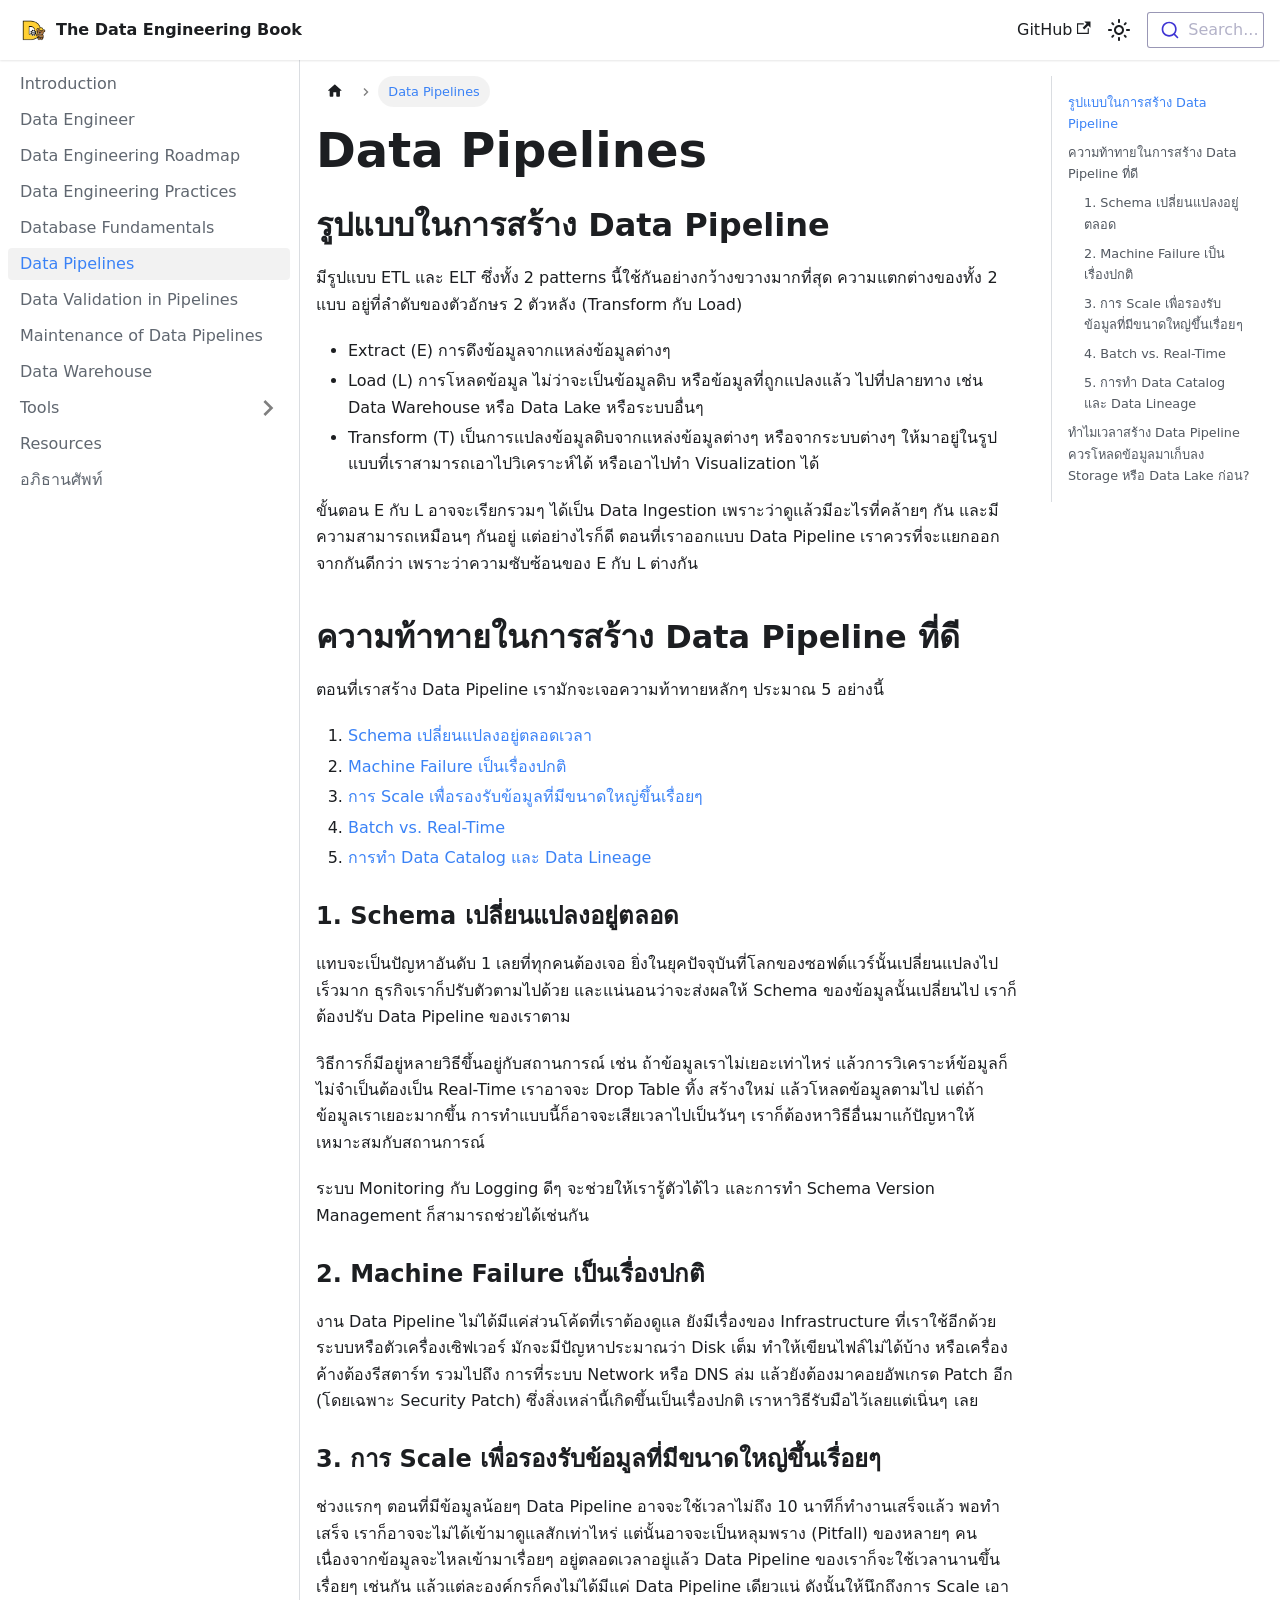
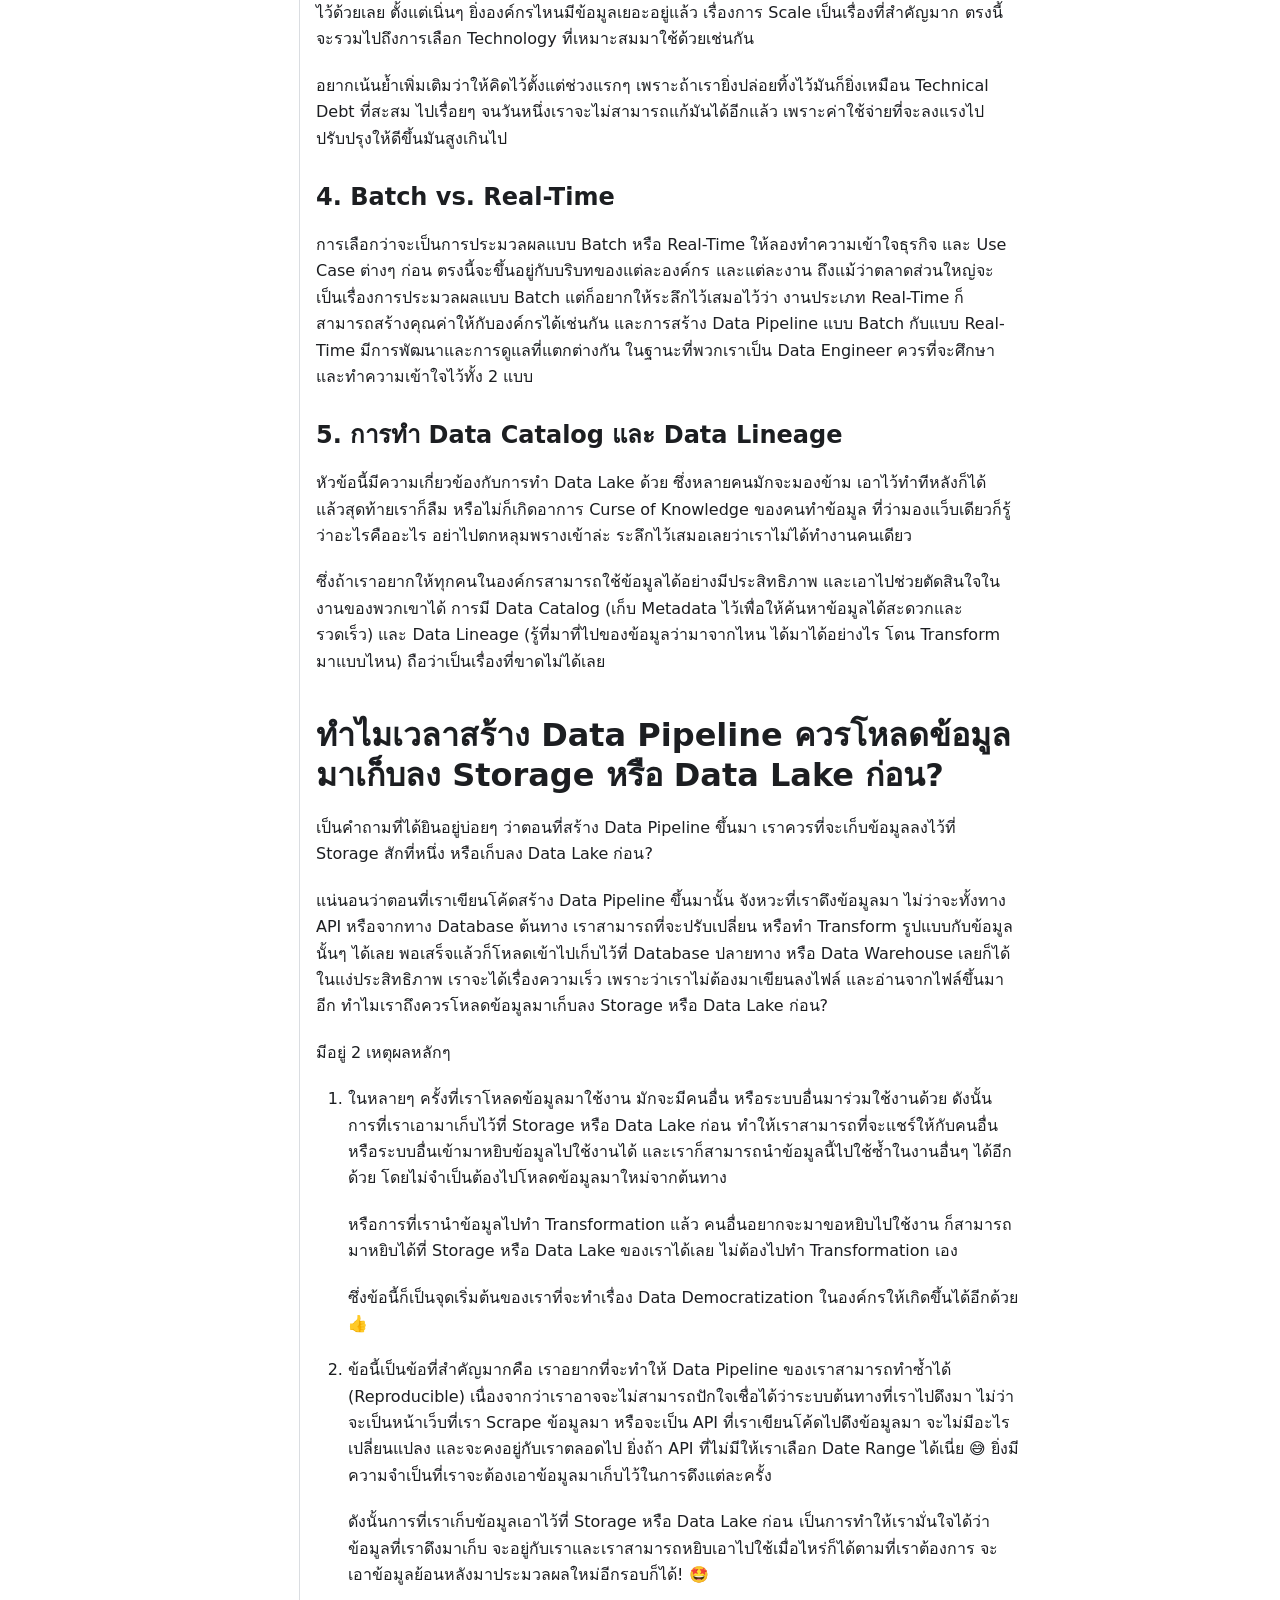
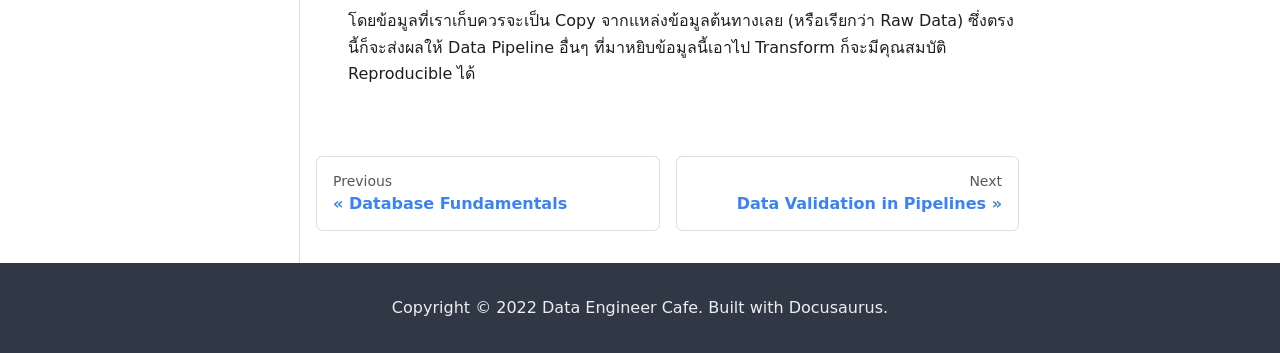
<file: docs/data-pipelines.html>
<!doctype html>
<html lang="en" dir="ltr" class="docs-wrapper docs-doc-page docs-version-current plugin-docs plugin-id-default docs-doc-id-docs/data-pipelines">
<head>
<meta charset="UTF-8">
<meta name="generator" content="Docusaurus v2.1.0">
<title data-rh="true">Data Pipelines | The Data Engineering Book</title><meta data-rh="true" name="viewport" content="width=device-width,initial-scale=1"><meta data-rh="true" name="twitter:card" content="summary_large_image"><meta data-rh="true" property="og:url" content="https://www.thedataengineeringbook.online/docs/data-pipelines"><meta data-rh="true" name="docusaurus_locale" content="en"><meta data-rh="true" name="docsearch:language" content="en"><meta data-rh="true" name="docusaurus_version" content="current"><meta data-rh="true" name="docusaurus_tag" content="docs-default-current"><meta data-rh="true" name="docsearch:version" content="current"><meta data-rh="true" name="docsearch:docusaurus_tag" content="docs-default-current"><meta data-rh="true" property="og:title" content="Data Pipelines | The Data Engineering Book"><meta data-rh="true" name="description" content="รูปแบบในการสร้าง Data Pipeline"><meta data-rh="true" property="og:description" content="รูปแบบในการสร้าง Data Pipeline"><link data-rh="true" rel="icon" href="/img/favicon.ico"><link data-rh="true" rel="canonical" href="https://www.thedataengineeringbook.online/docs/data-pipelines"><link data-rh="true" rel="alternate" href="https://www.thedataengineeringbook.online/docs/data-pipelines" hreflang="en"><link data-rh="true" rel="alternate" href="https://www.thedataengineeringbook.online/docs/data-pipelines" hreflang="x-default"><link rel="stylesheet" href="/assets/css/styles.ee4e7479.css">
<link rel="preload" href="/assets/js/runtime~main.ab4cda27.js" as="script">
<link rel="preload" href="/assets/js/main.6d613878.js" as="script">
</head>
<body class="navigation-with-keyboard" data-theme="light">
<script>!function(){function t(t){document.documentElement.setAttribute("data-theme",t)}var e=function(){var t=null;try{t=localStorage.getItem("theme")}catch(t){}return t}();t(null!==e?e:"light")}()</script><div id="__docusaurus">
<div role="region" aria-label="theme.common.skipToMainContent"><a href="#" class="skipToContent_fXgn">Skip to main content</a></div><nav class="navbar navbar--fixed-top"><div class="navbar__inner"><div class="navbar__items"><button aria-label="Navigation bar toggle" class="navbar__toggle clean-btn" type="button" tabindex="0"><svg width="30" height="30" viewBox="0 0 30 30" aria-hidden="true"><path stroke="currentColor" stroke-linecap="round" stroke-miterlimit="10" stroke-width="2" d="M4 7h22M4 15h22M4 23h22"></path></svg></button><a class="navbar__brand" href="/"><div class="navbar__logo"><img src="/img/logo.png" alt="My Site Logo" class="themedImage_ToTc themedImage--light_HNdA"><img src="/img/logo.png" alt="My Site Logo" class="themedImage_ToTc themedImage--dark_i4oU"></div><b class="navbar__title text--truncate">The Data Engineering Book</b></a></div><div class="navbar__items navbar__items--right"><a href="https://github.com/thedataengineeringbook/thedataengineeringbook" target="_blank" rel="noopener noreferrer" class="navbar__item navbar__link">GitHub<svg width="13.5" height="13.5" aria-hidden="true" viewBox="0 0 24 24" class="iconExternalLink_nPIU"><path fill="currentColor" d="M21 13v10h-21v-19h12v2h-10v15h17v-8h2zm3-12h-10.988l4.035 4-6.977 7.07 2.828 2.828 6.977-7.07 4.125 4.172v-11z"></path></svg></a><div class="toggle_vylO colorModeToggle_DEke"><button class="clean-btn toggleButton_gllP toggleButtonDisabled_aARS" type="button" disabled="" title="Switch between dark and light mode (currently light mode)" aria-label="Switch between dark and light mode (currently light mode)"><svg viewBox="0 0 24 24" width="24" height="24" class="lightToggleIcon_pyhR"><path fill="currentColor" d="M12,9c1.65,0,3,1.35,3,3s-1.35,3-3,3s-3-1.35-3-3S10.35,9,12,9 M12,7c-2.76,0-5,2.24-5,5s2.24,5,5,5s5-2.24,5-5 S14.76,7,12,7L12,7z M2,13l2,0c0.55,0,1-0.45,1-1s-0.45-1-1-1l-2,0c-0.55,0-1,0.45-1,1S1.45,13,2,13z M20,13l2,0c0.55,0,1-0.45,1-1 s-0.45-1-1-1l-2,0c-0.55,0-1,0.45-1,1S19.45,13,20,13z M11,2v2c0,0.55,0.45,1,1,1s1-0.45,1-1V2c0-0.55-0.45-1-1-1S11,1.45,11,2z M11,20v2c0,0.55,0.45,1,1,1s1-0.45,1-1v-2c0-0.55-0.45-1-1-1C11.45,19,11,19.45,11,20z M5.99,4.58c-0.39-0.39-1.03-0.39-1.41,0 c-0.39,0.39-0.39,1.03,0,1.41l1.06,1.06c0.39,0.39,1.03,0.39,1.41,0s0.39-1.03,0-1.41L5.99,4.58z M18.36,16.95 c-0.39-0.39-1.03-0.39-1.41,0c-0.39,0.39-0.39,1.03,0,1.41l1.06,1.06c0.39,0.39,1.03,0.39,1.41,0c0.39-0.39,0.39-1.03,0-1.41 L18.36,16.95z M19.42,5.99c0.39-0.39,0.39-1.03,0-1.41c-0.39-0.39-1.03-0.39-1.41,0l-1.06,1.06c-0.39,0.39-0.39,1.03,0,1.41 s1.03,0.39,1.41,0L19.42,5.99z M7.05,18.36c0.39-0.39,0.39-1.03,0-1.41c-0.39-0.39-1.03-0.39-1.41,0l-1.06,1.06 c-0.39,0.39-0.39,1.03,0,1.41s1.03,0.39,1.41,0L7.05,18.36z"></path></svg><svg viewBox="0 0 24 24" width="24" height="24" class="darkToggleIcon_wfgR"><path fill="currentColor" d="M9.37,5.51C9.19,6.15,9.1,6.82,9.1,7.5c0,4.08,3.32,7.4,7.4,7.4c0.68,0,1.35-0.09,1.99-0.27C17.45,17.19,14.93,19,12,19 c-3.86,0-7-3.14-7-7C5,9.07,6.81,6.55,9.37,5.51z M12,3c-4.97,0-9,4.03-9,9s4.03,9,9,9s9-4.03,9-9c0-0.46-0.04-0.92-0.1-1.36 c-0.98,1.37-2.58,2.26-4.4,2.26c-2.98,0-5.4-2.42-5.4-5.4c0-1.81,0.89-3.42,2.26-4.4C12.92,3.04,12.46,3,12,3L12,3z"></path></svg></button></div><div class="searchBox_ZlJk"><div class="dsla-search-wrapper"><div class="dsla-search-field" data-tags="default,docs-default-current"></div></div></div></div></div><div role="presentation" class="navbar-sidebar__backdrop"></div></nav><div class="main-wrapper mainWrapper_z2l0 docsWrapper_BCFX"><button aria-label="Scroll back to top" class="clean-btn theme-back-to-top-button backToTopButton_sjWU" type="button"></button><div class="docPage__5DB"><aside class="theme-doc-sidebar-container docSidebarContainer_b6E3"><div class="sidebar_njMd"><nav class="menu thin-scrollbar menu_SIkG"><ul class="theme-doc-sidebar-menu menu__list"><li class="theme-doc-sidebar-item-link theme-doc-sidebar-item-link-level-1 menu__list-item"><a class="menu__link" href="/">Introduction</a></li><li class="theme-doc-sidebar-item-link theme-doc-sidebar-item-link-level-1 menu__list-item"><a class="menu__link" href="/docs/data-engineer">Data Engineer</a></li><li class="theme-doc-sidebar-item-link theme-doc-sidebar-item-link-level-1 menu__list-item"><a class="menu__link" href="/docs/data-engineering-roadmap">Data Engineering Roadmap</a></li><li class="theme-doc-sidebar-item-link theme-doc-sidebar-item-link-level-1 menu__list-item"><a class="menu__link" href="/docs/data-engineering-practices">Data Engineering Practices</a></li><li class="theme-doc-sidebar-item-link theme-doc-sidebar-item-link-level-1 menu__list-item"><a class="menu__link" href="/docs/database-fundamentals">Database Fundamentals</a></li><li class="theme-doc-sidebar-item-link theme-doc-sidebar-item-link-level-1 menu__list-item"><a class="menu__link menu__link--active" aria-current="page" href="/docs/data-pipelines">Data Pipelines</a></li><li class="theme-doc-sidebar-item-link theme-doc-sidebar-item-link-level-1 menu__list-item"><a class="menu__link" href="/docs/data-validation-in-pipelines">Data Validation in Pipelines</a></li><li class="theme-doc-sidebar-item-link theme-doc-sidebar-item-link-level-1 menu__list-item"><a class="menu__link" href="/docs/maintenance-of-data-pipelines">Maintenance of Data Pipelines</a></li><li class="theme-doc-sidebar-item-link theme-doc-sidebar-item-link-level-1 menu__list-item"><a class="menu__link" href="/docs/data-warehouse">Data Warehouse</a></li><li class="theme-doc-sidebar-item-category theme-doc-sidebar-item-category-level-1 menu__list-item menu__list-item--collapsed"><div class="menu__list-item-collapsible"><a class="menu__link menu__link--sublist menu__link--sublist-caret" aria-expanded="false" href="/docs/tools">Tools</a></div></li><li class="theme-doc-sidebar-item-link theme-doc-sidebar-item-link-level-1 menu__list-item"><a class="menu__link" href="/docs/resources">Resources</a></li><li class="theme-doc-sidebar-item-link theme-doc-sidebar-item-link-level-1 menu__list-item"><a class="menu__link" href="/docs/glossary">อภิธานศัพท์</a></li></ul></nav></div></aside><main class="docMainContainer_gTbr"><div class="container padding-top--md padding-bottom--lg"><div class="row"><div class="col docItemCol_VOVn"><div class="docItemContainer_Djhp"><article><nav class="theme-doc-breadcrumbs breadcrumbsContainer_Z_bl" aria-label="Breadcrumbs"><ul class="breadcrumbs" itemscope="" itemtype="https://schema.org/BreadcrumbList"><li class="breadcrumbs__item"><a aria-label="Home page" class="breadcrumbs__link" href="/"><svg viewBox="0 0 24 24" class="breadcrumbHomeIcon_OVgt"><path d="M10 19v-5h4v5c0 .55.45 1 1 1h3c.55 0 1-.45 1-1v-7h1.7c.46 0 .68-.57.33-.87L12.67 3.6c-.38-.34-.96-.34-1.34 0l-8.36 7.53c-.34.3-.13.87.33.87H5v7c0 .55.45 1 1 1h3c.55 0 1-.45 1-1z" fill="currentColor"></path></svg></a></li><li itemscope="" itemprop="itemListElement" itemtype="https://schema.org/ListItem" class="breadcrumbs__item breadcrumbs__item--active"><span class="breadcrumbs__link" itemprop="name">Data Pipelines</span><meta itemprop="position" content="1"></li></ul></nav><div class="tocCollapsible_ETCw theme-doc-toc-mobile tocMobile_ITEo"><button type="button" class="clean-btn tocCollapsibleButton_TO0P">On this page</button></div><div class="theme-doc-markdown markdown"><header><h1>Data Pipelines</h1></header><h2 class="anchor anchorWithStickyNavbar_LWe7" id="รูปแบบในการสร้าง-data-pipeline">รูปแบบในการสร้าง Data Pipeline<a class="hash-link" href="#รูปแบบในการสร้าง-data-pipeline" title="Direct link to heading">​</a></h2><p>มีรูปแบบ ETL และ ELT ซึ่งทั้ง 2 patterns นี้ใช้กันอย่างกว้างขวางมากที่สุด ความแตกต่างของทั้ง 2 แบบ อยู่ที่ลำดับของตัวอักษร 2 ตัวหลัง (Transform กับ Load)</p><ul><li>Extract (E) การดึงข้อมูลจากแหล่งข้อมูลต่างๆ</li><li>Load (L) การโหลดข้อมูล ไม่ว่าจะเป็นข้อมูลดิบ หรือข้อมูลที่ถูกแปลงแล้ว ไปที่ปลายทาง เช่น Data Warehouse หรือ Data Lake หรือระบบอื่นๆ</li><li>Transform (T) เป็นการแปลงข้อมูลดิบจากแหล่งข้อมูลต่างๆ หรือจากระบบต่างๆ ให้มาอยู่ในรูปแบบที่เราสามารถเอาไปวิเคราะห์ได้ หรือเอาไปทำ Visualization ได้</li></ul><p>ขั้นตอน E กับ L อาจจะเรียกรวมๆ ได้เป็น Data Ingestion เพราะว่าดูแล้วมีอะไรที่คล้ายๆ กัน และมีความสามารถเหมือนๆ กันอยู่ แต่อย่างไรก็ดี ตอนที่เราออกแบบ Data Pipeline เราควรที่จะแยกออกจากกันดีกว่า เพราะว่าความซับซ้อนของ E กับ L ต่างกัน</p><h2 class="anchor anchorWithStickyNavbar_LWe7" id="ความท้าทายในการสร้าง-data-pipeline-ที่ดี">ความท้าทายในการสร้าง Data Pipeline ที่ดี<a class="hash-link" href="#ความท้าทายในการสร้าง-data-pipeline-ที่ดี" title="Direct link to heading">​</a></h2><p>ตอนที่เราสร้าง Data Pipeline เรามักจะเจอความท้าทายหลักๆ ประมาณ​ 5 อย่างนี้</p><ol><li><a href="#1-schema-%E0%B9%80%E0%B8%9B%E0%B8%A5%E0%B8%B5%E0%B9%88%E0%B8%A2%E0%B8%99%E0%B9%81%E0%B8%9B%E0%B8%A5%E0%B8%87%E0%B8%AD%E0%B8%A2%E0%B8%B9%E0%B9%88%E0%B8%95%E0%B8%A5%E0%B8%AD%E0%B8%94">Schema เปลี่ยนแปลงอยู่ตลอดเวลา</a></li><li><a href="#2-machine-failure-%E0%B9%80%E0%B8%9B%E0%B9%87%E0%B8%99%E0%B9%80%E0%B8%A3%E0%B8%B7%E0%B9%88%E0%B8%AD%E0%B8%87%E0%B8%9B%E0%B8%81%E0%B8%95%E0%B8%B4">Machine Failure เป็นเรื่องปกติ</a></li><li><a href="#3-%E0%B8%81%E0%B8%B2%E0%B8%A3-scale-%E0%B9%80%E0%B8%9E%E0%B8%B7%E0%B9%88%E0%B8%AD%E0%B8%A3%E0%B8%AD%E0%B8%87%E0%B8%A3%E0%B8%B1%E0%B8%9A%E0%B8%82%E0%B9%89%E0%B8%AD%E0%B8%A1%E0%B8%B9%E0%B8%A5%E0%B8%97%E0%B8%B5%E0%B9%88%E0%B8%A1%E0%B8%B5%E0%B8%82%E0%B8%99%E0%B8%B2%E0%B8%94%E0%B9%83%E0%B8%AB%E0%B8%8D%E0%B9%88%E0%B8%82%E0%B8%B6%E0%B9%89%E0%B8%99%E0%B9%80%E0%B8%A3%E0%B8%B7%E0%B9%88%E0%B8%AD%E0%B8%A2%E0%B9%86">การ Scale เพื่อรองรับข้อมูลที่มีขนาดใหญ่ขึ้นเรื่อยๆ</a></li><li><a href="#4-batch-vs-real-time">Batch vs. Real-Time</a></li><li><a href="#5-%E0%B8%81%E0%B8%B2%E0%B8%A3%E0%B8%97%E0%B8%B3-data-catalog-%E0%B9%81%E0%B8%A5%E0%B8%B0-data-lineage">การทำ Data Catalog และ Data Lineage</a></li></ol><h3 class="anchor anchorWithStickyNavbar_LWe7" id="1-schema-เปลี่ยนแปลงอยู่ตลอด">1. Schema เปลี่ยนแปลงอยู่ตลอด<a class="hash-link" href="#1-schema-เปลี่ยนแปลงอยู่ตลอด" title="Direct link to heading">​</a></h3><p>แทบจะเป็นปัญหาอันดับ 1 เลยที่ทุกคนต้องเจอ ยิ่งในยุคปัจจุบันที่โลกของซอฟต์แวร์นั้นเปลี่ยนแปลงไปเร็วมาก ธุรกิจเราก็ปรับตัวตามไปด้วย
และแน่นอนว่าจะส่งผลให้ Schema ของข้อมูลนั้นเปลี่ยนไป เราก็ต้องปรับ Data Pipeline ของเราตาม</p><p>วิธีการก็มีอยู่หลายวิธีขึ้นอยู่กับสถานการณ์ เช่น ถ้าข้อมูลเราไม่เยอะเท่าไหร่ แล้วการวิเคราะห์ข้อมูลก็ไม่จำเป็นต้องเป็น Real-Time
เราอาจจะ Drop Table ทิ้ง สร้างใหม่ แล้วโหลดข้อมูลตามไป แต่ถ้าข้อมูลเราเยอะมากขึ้น การทำแบบนี้ก็อาจจะเสียเวลาไปเป็นวันๆ
เราก็ต้องหาวิธีอื่นมาแก้ปัญหาให้เหมาะสมกับสถานการณ์</p><p>ระบบ Monitoring กับ Logging ดีๆ จะช่วยให้เรารู้ตัวได้ไว และการทำ Schema Version Management ก็สามารถช่วยได้เช่นกัน</p><h3 class="anchor anchorWithStickyNavbar_LWe7" id="2-machine-failure-เป็นเรื่องปกติ">2. Machine Failure เป็นเรื่องปกติ<a class="hash-link" href="#2-machine-failure-เป็นเรื่องปกติ" title="Direct link to heading">​</a></h3><p>งาน Data Pipeline ไม่ได้มีแค่ส่วนโค้ดที่เราต้องดูแล ยังมีเรื่องของ Infrastructure ที่เราใช้อีกด้วย
ระบบหรือตัวเครื่องเซิฟเวอร์ มักจะมีปัญหาประมาณว่า Disk เต็ม ทำให้เขียนไฟล์ไม่ได้บ้าง หรือเครื่องค้างต้องรีสตาร์ท
รวมไปถึง การที่ระบบ Network หรือ DNS ล่ม แล้วยังต้องมาคอยอัพเกรด Patch อีก (โดยเฉพาะ Security Patch)
ซึ่งสิ่งเหล่านี้เกิดขึ้นเป็นเรื่องปกติ เราหาวิธีรับมือไว้เลยแต่เนิ่นๆ เลย</p><h3 class="anchor anchorWithStickyNavbar_LWe7" id="3-การ-scale-เพื่อรองรับข้อมูลที่มีขนาดใหญ่ขึ้นเรื่อยๆ">3. การ Scale เพื่อรองรับข้อมูลที่มีขนาดใหญ่ขึ้นเรื่อยๆ<a class="hash-link" href="#3-การ-scale-เพื่อรองรับข้อมูลที่มีขนาดใหญ่ขึ้นเรื่อยๆ" title="Direct link to heading">​</a></h3><p>ช่วงแรกๆ ตอนที่มีข้อมูลน้อยๆ Data Pipeline อาจจะใช้เวลาไม่ถึง 10 นาทีก็ทำงานเสร็จแล้ว พอทำเสร็จ เราก็อาจจะไม่ได้เข้ามาดูแลสักเท่าไหร่
แต่นั้นอาจจะเป็นหลุมพราง (Pitfall) ของหลายๆ คน เนื่องจากข้อมูลจะไหลเข้ามาเรื่อยๆ อยู่ตลอดเวลาอยู่แล้ว
Data Pipeline ของเราก็จะใช้เวลานานขึ้นเรื่อยๆ เช่นกัน แล้วแต่ละองค์กรก็คงไม่ได้มีแค่ Data Pipeline เดียวแน่
ดังนั้นให้นึกถึงการ Scale เอาไว้ด้วยเลย ตั้งแต่เนิ่นๆ ยิ่งองค์กรไหนมีข้อมูลเยอะอยู่แล้ว เรื่องการ Scale เป็นเรื่องที่สำคัญมาก
ตรงนี้จะรวมไปถึงการเลือก Technology ที่เหมาะสมมาใช้ด้วยเช่นกัน</p><p>อยากเน้นย้ำเพิ่มเติมว่าให้คิดไว้ตั้งแต่ช่วงแรกๆ เพราะถ้าเรายิ่งปล่อยทิ้งไว้มันก็ยิ่งเหมือน Technical Debt ที่สะสม
ไปเรื่อยๆ จนวันหนึ่งเราจะไม่สามารถแก้มันได้อีกแล้ว เพราะค่าใช้จ่ายที่จะลงแรงไปปรับปรุงให้ดีขึ้นมันสูงเกินไป</p><h3 class="anchor anchorWithStickyNavbar_LWe7" id="4-batch-vs-real-time">4. Batch vs. Real-Time<a class="hash-link" href="#4-batch-vs-real-time" title="Direct link to heading">​</a></h3><p>การเลือกว่าจะเป็นการประมวลผลแบบ Batch หรือ Real-Time ให้ลองทำความเข้าใจธุรกิจ และ Use Case ต่างๆ ก่อน ตรงนี้จะขึ้นอยู่กับบริบทของแต่ละองค์กร
และแต่ละงาน ถึงแม้ว่าตลาดส่วนใหญ่จะเป็นเรื่องการประมวลผลแบบ Batch แต่ก็อยากให้ระลึกไว้เสมอไว้ว่า
งานประเภท Real-Time ก็สามารถสร้างคุณค่าให้กับองค์กรได้เช่นกัน และการสร้าง Data Pipeline แบบ Batch กับแบบ Real-Time
มีการพัฒนาและการดูแลที่แตกต่างกัน ในฐานะที่พวกเราเป็น Data Engineer ควรที่จะศึกษาและทำความเข้าใจไว้ทั้ง 2 แบบ</p><h3 class="anchor anchorWithStickyNavbar_LWe7" id="5-การทำ-data-catalog-และ-data-lineage">5. การทำ Data Catalog และ Data Lineage<a class="hash-link" href="#5-การทำ-data-catalog-และ-data-lineage" title="Direct link to heading">​</a></h3><p>หัวข้อนี้มีความเกี่ยวข้องกับการทำ Data Lake ด้วย ซึ่งหลายคนมักจะมองข้าม เอาไว้ทำทีหลังก็ได้ แล้วสุดท้ายเราก็ลืม หรือไม่ก็เกิดอาการ
Curse of Knowledge ของคนทำข้อมูล ที่ว่ามองแว็บเดียวก็รู้ว่าอะไรคืออะไร อย่าไปตกหลุมพรางเข้าล่ะ ระลึกไว้เสมอเลยว่าเราไม่ได้ทำงานคนเดียว</p><p>ซึ่งถ้าเราอยากให้ทุกคนในองค์กรสามารถใช้ข้อมูลได้อย่างมีประสิทธิภาพ และเอาไปช่วยตัดสินใจในงานของพวกเขาได้ การมี Data Catalog
(เก็บ Metadata ไว้เพื่อให้ค้นหาข้อมูลได้สะดวกและรวดเร็ว) และ Data Lineage (รู้ที่มาที่ไปของข้อมูลว่ามาจากไหน ได้มาได้อย่างไร
โดน Transform มาแบบไหน) ถือว่าเป็นเรื่องที่ขาดไม่ได้เลย</p><h2 class="anchor anchorWithStickyNavbar_LWe7" id="ทำไมเวลาสร้าง-data-pipeline-ควรโหลดข้อมูลมาเก็บลง-storage-หรือ-data-lake-ก่อน">ทำไมเวลาสร้าง Data Pipeline ควรโหลดข้อมูลมาเก็บลง Storage หรือ Data Lake ก่อน?<a class="hash-link" href="#ทำไมเวลาสร้าง-data-pipeline-ควรโหลดข้อมูลมาเก็บลง-storage-หรือ-data-lake-ก่อน" title="Direct link to heading">​</a></h2><p>เป็นคำถามที่ได้ยินอยู่บ่อยๆ ว่าตอนที่สร้าง Data Pipeline ขึ้นมา เราควรที่จะเก็บข้อมูลลงไว้ที่ Storage สักที่หนึ่ง หรือเก็บลง Data Lake ก่อน?</p><p>แน่นอนว่าตอนที่เราเขียนโค้ดสร้าง Data Pipeline ขึ้นมานั้น จังหวะที่เราดึงข้อมูลมา ไม่ว่าจะทั้งทาง API หรือจากทาง Database ต้นทาง เราสามารถที่จะปรับเปลี่ยน หรือทำ Transform รูปแบบกับข้อมูลนั้นๆ ได้เลย พอเสร็จแล้วก็โหลดเข้าไปเก็บไว้ที่ Database ปลายทาง หรือ Data Warehouse เลยก็ได้ ในแง่ประสิทธิภาพ เราจะได้เรื่องความเร็ว เพราะว่าเราไม่ต้องมาเขียนลงไฟล์ และอ่านจากไฟล์ขึ้นมาอีก
ทำไมเราถึงควรโหลดข้อมูลมาเก็บลง Storage หรือ Data Lake ก่อน?</p><p>มีอยู่ 2 เหตุผลหลักๆ</p><ol><li><p>ในหลายๆ ครั้งที่เราโหลดข้อมูลมาใช้งาน มักจะมีคนอื่น หรือระบบอื่นมาร่วมใช้งานด้วย ดังนั้นการที่เราเอามาเก็บไว้ที่ Storage หรือ Data Lake ก่อน ทำให้เราสามารถที่จะแชร์ให้กับคนอื่น หรือระบบอื่นเข้ามาหยิบข้อมูลไปใช้งานได้ และเราก็สามารถนำข้อมูลนี้ไปใช้ซ้ำในงานอื่นๆ ได้อีกด้วย โดยไม่จำเป็นต้องไปโหลดข้อมูลมาใหม่จากต้นทาง</p><p>หรือการที่เรานำข้อมูลไปทำ Transformation แล้ว คนอื่นอยากจะมาขอหยิบไปใช้งาน ก็สามารถมาหยิบได้ที่ Storage หรือ Data Lake ของเราได้เลย ไม่ต้องไปทำ Transformation เอง</p><p>ซึ่งข้อนี้ก็เป็นจุดเริ่มต้นของเราที่จะทำเรื่อง Data Democratization ในองค์กรให้เกิดขึ้นได้อีกด้วย 👍</p></li><li><p>ข้อนี้เป็นข้อที่สำคัญมากคือ เราอยากที่จะทำให้ Data Pipeline ของเราสามารถทำซ้ำได้ (Reproducible) เนื่องจากว่าเราอาจจะไม่สามารถปักใจเชื่อได้ว่าระบบต้นทางที่เราไปดึงมา ไม่ว่าจะเป็นหน้าเว็บที่เรา Scrape ข้อมูลมา หรือจะเป็น API ที่เราเขียนโค้ดไปดึงข้อมูลมา จะไม่มีอะไรเปลี่ยนแปลง และจะคงอยู่กับเราตลอดไป ยิ่งถ้า API ที่ไม่มีให้เราเลือก Date Range ได้เนี่ย 😅 ยิ่งมีความจำเป็นที่เราจะต้องเอาข้อมูลมาเก็บไว้ในการดึงแต่ละครั้ง</p><p>ดังนั้นการที่เราเก็บข้อมูลเอาไว้ที่ Storage หรือ Data Lake ก่อน เป็นการทำให้เรามั่นใจได้ว่าข้อมูลที่เราดึงมาเก็บ จะอยู่กับเราและเราสามารถหยิบเอาไปใช้เมื่อไหร่ก็ได้ตามที่เราต้องการ จะเอาข้อมูลย้อนหลังมาประมวลผลใหม่อีกรอบก็ได้! 🤩</p><p>โดยข้อมูลที่เราเก็บควรจะเป็น Copy จากแหล่งข้อมูลต้นทางเลย (หรือเรียกว่า Raw Data) ซึ่งตรงนี้ก็จะส่งผลให้ Data Pipeline อื่นๆ ที่มาหยิบข้อมูลนี้เอาไป Transform ก็จะมีคุณสมบัติ Reproducible ได้</p></li></ol></div></article><nav class="pagination-nav docusaurus-mt-lg" aria-label="Docs pages navigation"><a class="pagination-nav__link pagination-nav__link--prev" href="/docs/database-fundamentals"><div class="pagination-nav__sublabel">Previous</div><div class="pagination-nav__label">Database Fundamentals</div></a><a class="pagination-nav__link pagination-nav__link--next" href="/docs/data-validation-in-pipelines"><div class="pagination-nav__sublabel">Next</div><div class="pagination-nav__label">Data Validation in Pipelines</div></a></nav></div></div><div class="col col--3"><div class="tableOfContents_bqdL thin-scrollbar theme-doc-toc-desktop"><ul class="table-of-contents table-of-contents__left-border"><li><a href="#รูปแบบในการสร้าง-data-pipeline" class="table-of-contents__link toc-highlight">รูปแบบในการสร้าง Data Pipeline</a></li><li><a href="#ความท้าทายในการสร้าง-data-pipeline-ที่ดี" class="table-of-contents__link toc-highlight">ความท้าทายในการสร้าง Data Pipeline ที่ดี</a><ul><li><a href="#1-schema-เปลี่ยนแปลงอยู่ตลอด" class="table-of-contents__link toc-highlight">1. Schema เปลี่ยนแปลงอยู่ตลอด</a></li><li><a href="#2-machine-failure-เป็นเรื่องปกติ" class="table-of-contents__link toc-highlight">2. Machine Failure เป็นเรื่องปกติ</a></li><li><a href="#3-การ-scale-เพื่อรองรับข้อมูลที่มีขนาดใหญ่ขึ้นเรื่อยๆ" class="table-of-contents__link toc-highlight">3. การ Scale เพื่อรองรับข้อมูลที่มีขนาดใหญ่ขึ้นเรื่อยๆ</a></li><li><a href="#4-batch-vs-real-time" class="table-of-contents__link toc-highlight">4. Batch vs. Real-Time</a></li><li><a href="#5-การทำ-data-catalog-และ-data-lineage" class="table-of-contents__link toc-highlight">5. การทำ Data Catalog และ Data Lineage</a></li></ul></li><li><a href="#ทำไมเวลาสร้าง-data-pipeline-ควรโหลดข้อมูลมาเก็บลง-storage-หรือ-data-lake-ก่อน" class="table-of-contents__link toc-highlight">ทำไมเวลาสร้าง Data Pipeline ควรโหลดข้อมูลมาเก็บลง Storage หรือ Data Lake ก่อน?</a></li></ul></div></div></div></div></main></div></div><footer class="footer footer--dark"><div class="container container-fluid"><div class="footer__bottom text--center"><div class="footer__copyright">Copyright © 2022 Data Engineer Cafe. Built with Docusaurus.</div></div></div></footer></div>
<script src="/assets/js/runtime~main.ab4cda27.js"></script>
<script src="/assets/js/main.6d613878.js"></script>
</body>
</html>
</file>
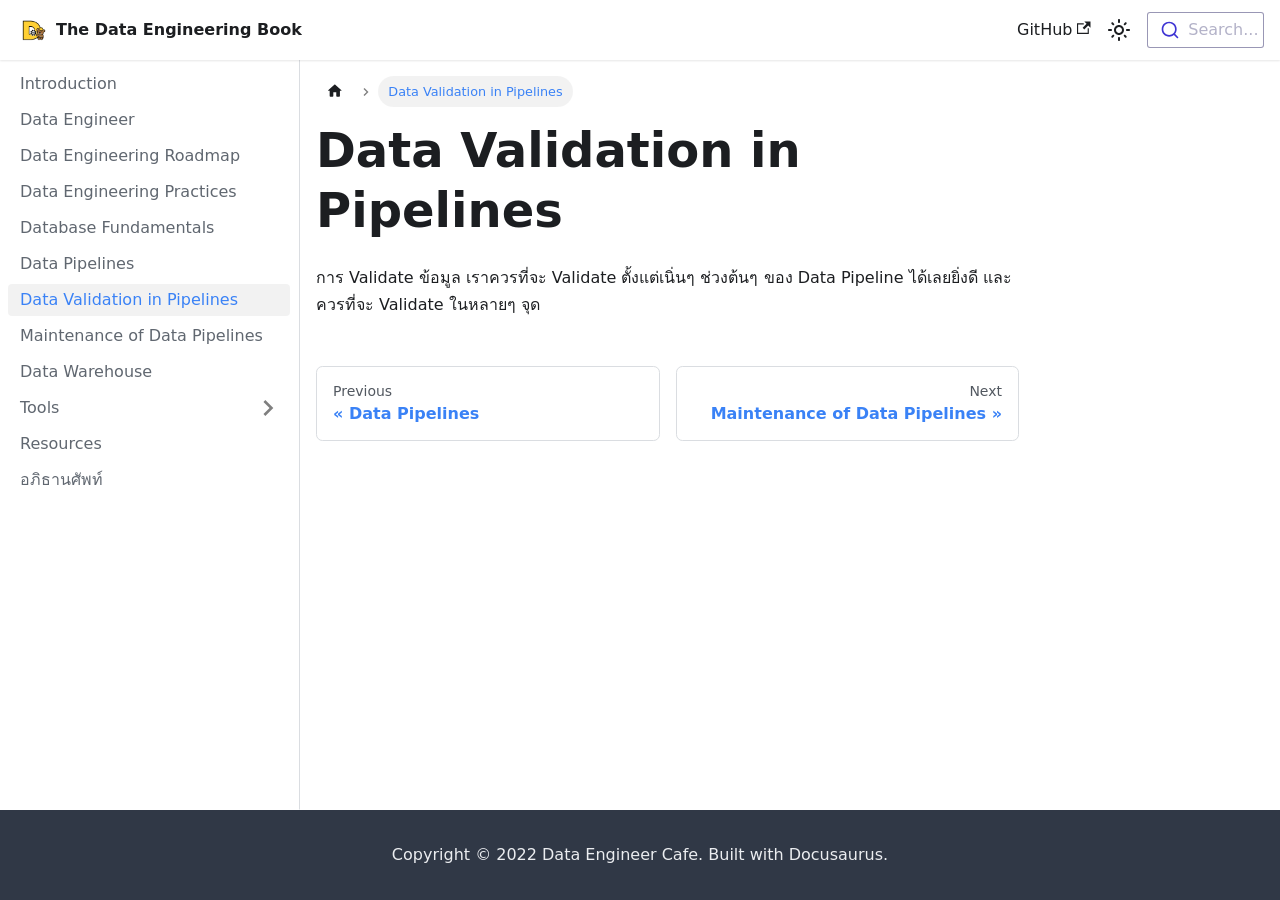
<file: docs/data-validation-in-pipelines.html>
<!doctype html>
<html lang="en" dir="ltr" class="docs-wrapper docs-doc-page docs-version-current plugin-docs plugin-id-default docs-doc-id-docs/data-validation-in-pipelines">
<head>
<meta charset="UTF-8">
<meta name="generator" content="Docusaurus v2.1.0">
<title data-rh="true">Data Validation in Pipelines | The Data Engineering Book</title><meta data-rh="true" name="viewport" content="width=device-width,initial-scale=1"><meta data-rh="true" name="twitter:card" content="summary_large_image"><meta data-rh="true" property="og:url" content="https://www.thedataengineeringbook.online/docs/data-validation-in-pipelines"><meta data-rh="true" name="docusaurus_locale" content="en"><meta data-rh="true" name="docsearch:language" content="en"><meta data-rh="true" name="docusaurus_version" content="current"><meta data-rh="true" name="docusaurus_tag" content="docs-default-current"><meta data-rh="true" name="docsearch:version" content="current"><meta data-rh="true" name="docsearch:docusaurus_tag" content="docs-default-current"><meta data-rh="true" property="og:title" content="Data Validation in Pipelines | The Data Engineering Book"><meta data-rh="true" name="description" content="การ Validate ข้อมูล เราควรที่จะ Validate ตั้งแต่เนิ่นๆ ช่วงต้นๆ ของ Data Pipeline ได้เลยยิ่งดี และควรที่จะ Validate ในหลายๆ จุด"><meta data-rh="true" property="og:description" content="การ Validate ข้อมูล เราควรที่จะ Validate ตั้งแต่เนิ่นๆ ช่วงต้นๆ ของ Data Pipeline ได้เลยยิ่งดี และควรที่จะ Validate ในหลายๆ จุด"><link data-rh="true" rel="icon" href="/img/favicon.ico"><link data-rh="true" rel="canonical" href="https://www.thedataengineeringbook.online/docs/data-validation-in-pipelines"><link data-rh="true" rel="alternate" href="https://www.thedataengineeringbook.online/docs/data-validation-in-pipelines" hreflang="en"><link data-rh="true" rel="alternate" href="https://www.thedataengineeringbook.online/docs/data-validation-in-pipelines" hreflang="x-default"><link rel="stylesheet" href="/assets/css/styles.ee4e7479.css">
<link rel="preload" href="/assets/js/runtime~main.ab4cda27.js" as="script">
<link rel="preload" href="/assets/js/main.6d613878.js" as="script">
</head>
<body class="navigation-with-keyboard" data-theme="light">
<script>!function(){function t(t){document.documentElement.setAttribute("data-theme",t)}var e=function(){var t=null;try{t=localStorage.getItem("theme")}catch(t){}return t}();t(null!==e?e:"light")}()</script><div id="__docusaurus">
<div role="region" aria-label="theme.common.skipToMainContent"><a href="#" class="skipToContent_fXgn">Skip to main content</a></div><nav class="navbar navbar--fixed-top"><div class="navbar__inner"><div class="navbar__items"><button aria-label="Navigation bar toggle" class="navbar__toggle clean-btn" type="button" tabindex="0"><svg width="30" height="30" viewBox="0 0 30 30" aria-hidden="true"><path stroke="currentColor" stroke-linecap="round" stroke-miterlimit="10" stroke-width="2" d="M4 7h22M4 15h22M4 23h22"></path></svg></button><a class="navbar__brand" href="/"><div class="navbar__logo"><img src="/img/logo.png" alt="My Site Logo" class="themedImage_ToTc themedImage--light_HNdA"><img src="/img/logo.png" alt="My Site Logo" class="themedImage_ToTc themedImage--dark_i4oU"></div><b class="navbar__title text--truncate">The Data Engineering Book</b></a></div><div class="navbar__items navbar__items--right"><a href="https://github.com/thedataengineeringbook/thedataengineeringbook" target="_blank" rel="noopener noreferrer" class="navbar__item navbar__link">GitHub<svg width="13.5" height="13.5" aria-hidden="true" viewBox="0 0 24 24" class="iconExternalLink_nPIU"><path fill="currentColor" d="M21 13v10h-21v-19h12v2h-10v15h17v-8h2zm3-12h-10.988l4.035 4-6.977 7.07 2.828 2.828 6.977-7.07 4.125 4.172v-11z"></path></svg></a><div class="toggle_vylO colorModeToggle_DEke"><button class="clean-btn toggleButton_gllP toggleButtonDisabled_aARS" type="button" disabled="" title="Switch between dark and light mode (currently light mode)" aria-label="Switch between dark and light mode (currently light mode)"><svg viewBox="0 0 24 24" width="24" height="24" class="lightToggleIcon_pyhR"><path fill="currentColor" d="M12,9c1.65,0,3,1.35,3,3s-1.35,3-3,3s-3-1.35-3-3S10.35,9,12,9 M12,7c-2.76,0-5,2.24-5,5s2.24,5,5,5s5-2.24,5-5 S14.76,7,12,7L12,7z M2,13l2,0c0.55,0,1-0.45,1-1s-0.45-1-1-1l-2,0c-0.55,0-1,0.45-1,1S1.45,13,2,13z M20,13l2,0c0.55,0,1-0.45,1-1 s-0.45-1-1-1l-2,0c-0.55,0-1,0.45-1,1S19.45,13,20,13z M11,2v2c0,0.55,0.45,1,1,1s1-0.45,1-1V2c0-0.55-0.45-1-1-1S11,1.45,11,2z M11,20v2c0,0.55,0.45,1,1,1s1-0.45,1-1v-2c0-0.55-0.45-1-1-1C11.45,19,11,19.45,11,20z M5.99,4.58c-0.39-0.39-1.03-0.39-1.41,0 c-0.39,0.39-0.39,1.03,0,1.41l1.06,1.06c0.39,0.39,1.03,0.39,1.41,0s0.39-1.03,0-1.41L5.99,4.58z M18.36,16.95 c-0.39-0.39-1.03-0.39-1.41,0c-0.39,0.39-0.39,1.03,0,1.41l1.06,1.06c0.39,0.39,1.03,0.39,1.41,0c0.39-0.39,0.39-1.03,0-1.41 L18.36,16.95z M19.42,5.99c0.39-0.39,0.39-1.03,0-1.41c-0.39-0.39-1.03-0.39-1.41,0l-1.06,1.06c-0.39,0.39-0.39,1.03,0,1.41 s1.03,0.39,1.41,0L19.42,5.99z M7.05,18.36c0.39-0.39,0.39-1.03,0-1.41c-0.39-0.39-1.03-0.39-1.41,0l-1.06,1.06 c-0.39,0.39-0.39,1.03,0,1.41s1.03,0.39,1.41,0L7.05,18.36z"></path></svg><svg viewBox="0 0 24 24" width="24" height="24" class="darkToggleIcon_wfgR"><path fill="currentColor" d="M9.37,5.51C9.19,6.15,9.1,6.82,9.1,7.5c0,4.08,3.32,7.4,7.4,7.4c0.68,0,1.35-0.09,1.99-0.27C17.45,17.19,14.93,19,12,19 c-3.86,0-7-3.14-7-7C5,9.07,6.81,6.55,9.37,5.51z M12,3c-4.97,0-9,4.03-9,9s4.03,9,9,9s9-4.03,9-9c0-0.46-0.04-0.92-0.1-1.36 c-0.98,1.37-2.58,2.26-4.4,2.26c-2.98,0-5.4-2.42-5.4-5.4c0-1.81,0.89-3.42,2.26-4.4C12.92,3.04,12.46,3,12,3L12,3z"></path></svg></button></div><div class="searchBox_ZlJk"><div class="dsla-search-wrapper"><div class="dsla-search-field" data-tags="default,docs-default-current"></div></div></div></div></div><div role="presentation" class="navbar-sidebar__backdrop"></div></nav><div class="main-wrapper mainWrapper_z2l0 docsWrapper_BCFX"><button aria-label="Scroll back to top" class="clean-btn theme-back-to-top-button backToTopButton_sjWU" type="button"></button><div class="docPage__5DB"><aside class="theme-doc-sidebar-container docSidebarContainer_b6E3"><div class="sidebar_njMd"><nav class="menu thin-scrollbar menu_SIkG"><ul class="theme-doc-sidebar-menu menu__list"><li class="theme-doc-sidebar-item-link theme-doc-sidebar-item-link-level-1 menu__list-item"><a class="menu__link" href="/">Introduction</a></li><li class="theme-doc-sidebar-item-link theme-doc-sidebar-item-link-level-1 menu__list-item"><a class="menu__link" href="/docs/data-engineer">Data Engineer</a></li><li class="theme-doc-sidebar-item-link theme-doc-sidebar-item-link-level-1 menu__list-item"><a class="menu__link" href="/docs/data-engineering-roadmap">Data Engineering Roadmap</a></li><li class="theme-doc-sidebar-item-link theme-doc-sidebar-item-link-level-1 menu__list-item"><a class="menu__link" href="/docs/data-engineering-practices">Data Engineering Practices</a></li><li class="theme-doc-sidebar-item-link theme-doc-sidebar-item-link-level-1 menu__list-item"><a class="menu__link" href="/docs/database-fundamentals">Database Fundamentals</a></li><li class="theme-doc-sidebar-item-link theme-doc-sidebar-item-link-level-1 menu__list-item"><a class="menu__link" href="/docs/data-pipelines">Data Pipelines</a></li><li class="theme-doc-sidebar-item-link theme-doc-sidebar-item-link-level-1 menu__list-item"><a class="menu__link menu__link--active" aria-current="page" href="/docs/data-validation-in-pipelines">Data Validation in Pipelines</a></li><li class="theme-doc-sidebar-item-link theme-doc-sidebar-item-link-level-1 menu__list-item"><a class="menu__link" href="/docs/maintenance-of-data-pipelines">Maintenance of Data Pipelines</a></li><li class="theme-doc-sidebar-item-link theme-doc-sidebar-item-link-level-1 menu__list-item"><a class="menu__link" href="/docs/data-warehouse">Data Warehouse</a></li><li class="theme-doc-sidebar-item-category theme-doc-sidebar-item-category-level-1 menu__list-item menu__list-item--collapsed"><div class="menu__list-item-collapsible"><a class="menu__link menu__link--sublist menu__link--sublist-caret" aria-expanded="false" href="/docs/tools">Tools</a></div></li><li class="theme-doc-sidebar-item-link theme-doc-sidebar-item-link-level-1 menu__list-item"><a class="menu__link" href="/docs/resources">Resources</a></li><li class="theme-doc-sidebar-item-link theme-doc-sidebar-item-link-level-1 menu__list-item"><a class="menu__link" href="/docs/glossary">อภิธานศัพท์</a></li></ul></nav></div></aside><main class="docMainContainer_gTbr"><div class="container padding-top--md padding-bottom--lg"><div class="row"><div class="col docItemCol_VOVn"><div class="docItemContainer_Djhp"><article><nav class="theme-doc-breadcrumbs breadcrumbsContainer_Z_bl" aria-label="Breadcrumbs"><ul class="breadcrumbs" itemscope="" itemtype="https://schema.org/BreadcrumbList"><li class="breadcrumbs__item"><a aria-label="Home page" class="breadcrumbs__link" href="/"><svg viewBox="0 0 24 24" class="breadcrumbHomeIcon_OVgt"><path d="M10 19v-5h4v5c0 .55.45 1 1 1h3c.55 0 1-.45 1-1v-7h1.7c.46 0 .68-.57.33-.87L12.67 3.6c-.38-.34-.96-.34-1.34 0l-8.36 7.53c-.34.3-.13.87.33.87H5v7c0 .55.45 1 1 1h3c.55 0 1-.45 1-1z" fill="currentColor"></path></svg></a></li><li itemscope="" itemprop="itemListElement" itemtype="https://schema.org/ListItem" class="breadcrumbs__item breadcrumbs__item--active"><span class="breadcrumbs__link" itemprop="name">Data Validation in Pipelines</span><meta itemprop="position" content="1"></li></ul></nav><div class="theme-doc-markdown markdown"><header><h1>Data Validation in Pipelines</h1></header><p>การ Validate ข้อมูล เราควรที่จะ Validate ตั้งแต่เนิ่นๆ ช่วงต้นๆ ของ Data Pipeline ได้เลยยิ่งดี และควรที่จะ Validate ในหลายๆ จุด</p></div></article><nav class="pagination-nav docusaurus-mt-lg" aria-label="Docs pages navigation"><a class="pagination-nav__link pagination-nav__link--prev" href="/docs/data-pipelines"><div class="pagination-nav__sublabel">Previous</div><div class="pagination-nav__label">Data Pipelines</div></a><a class="pagination-nav__link pagination-nav__link--next" href="/docs/maintenance-of-data-pipelines"><div class="pagination-nav__sublabel">Next</div><div class="pagination-nav__label">Maintenance of Data Pipelines</div></a></nav></div></div></div></div></main></div></div><footer class="footer footer--dark"><div class="container container-fluid"><div class="footer__bottom text--center"><div class="footer__copyright">Copyright © 2022 Data Engineer Cafe. Built with Docusaurus.</div></div></div></footer></div>
<script src="/assets/js/runtime~main.ab4cda27.js"></script>
<script src="/assets/js/main.6d613878.js"></script>
</body>
</html>
</file>
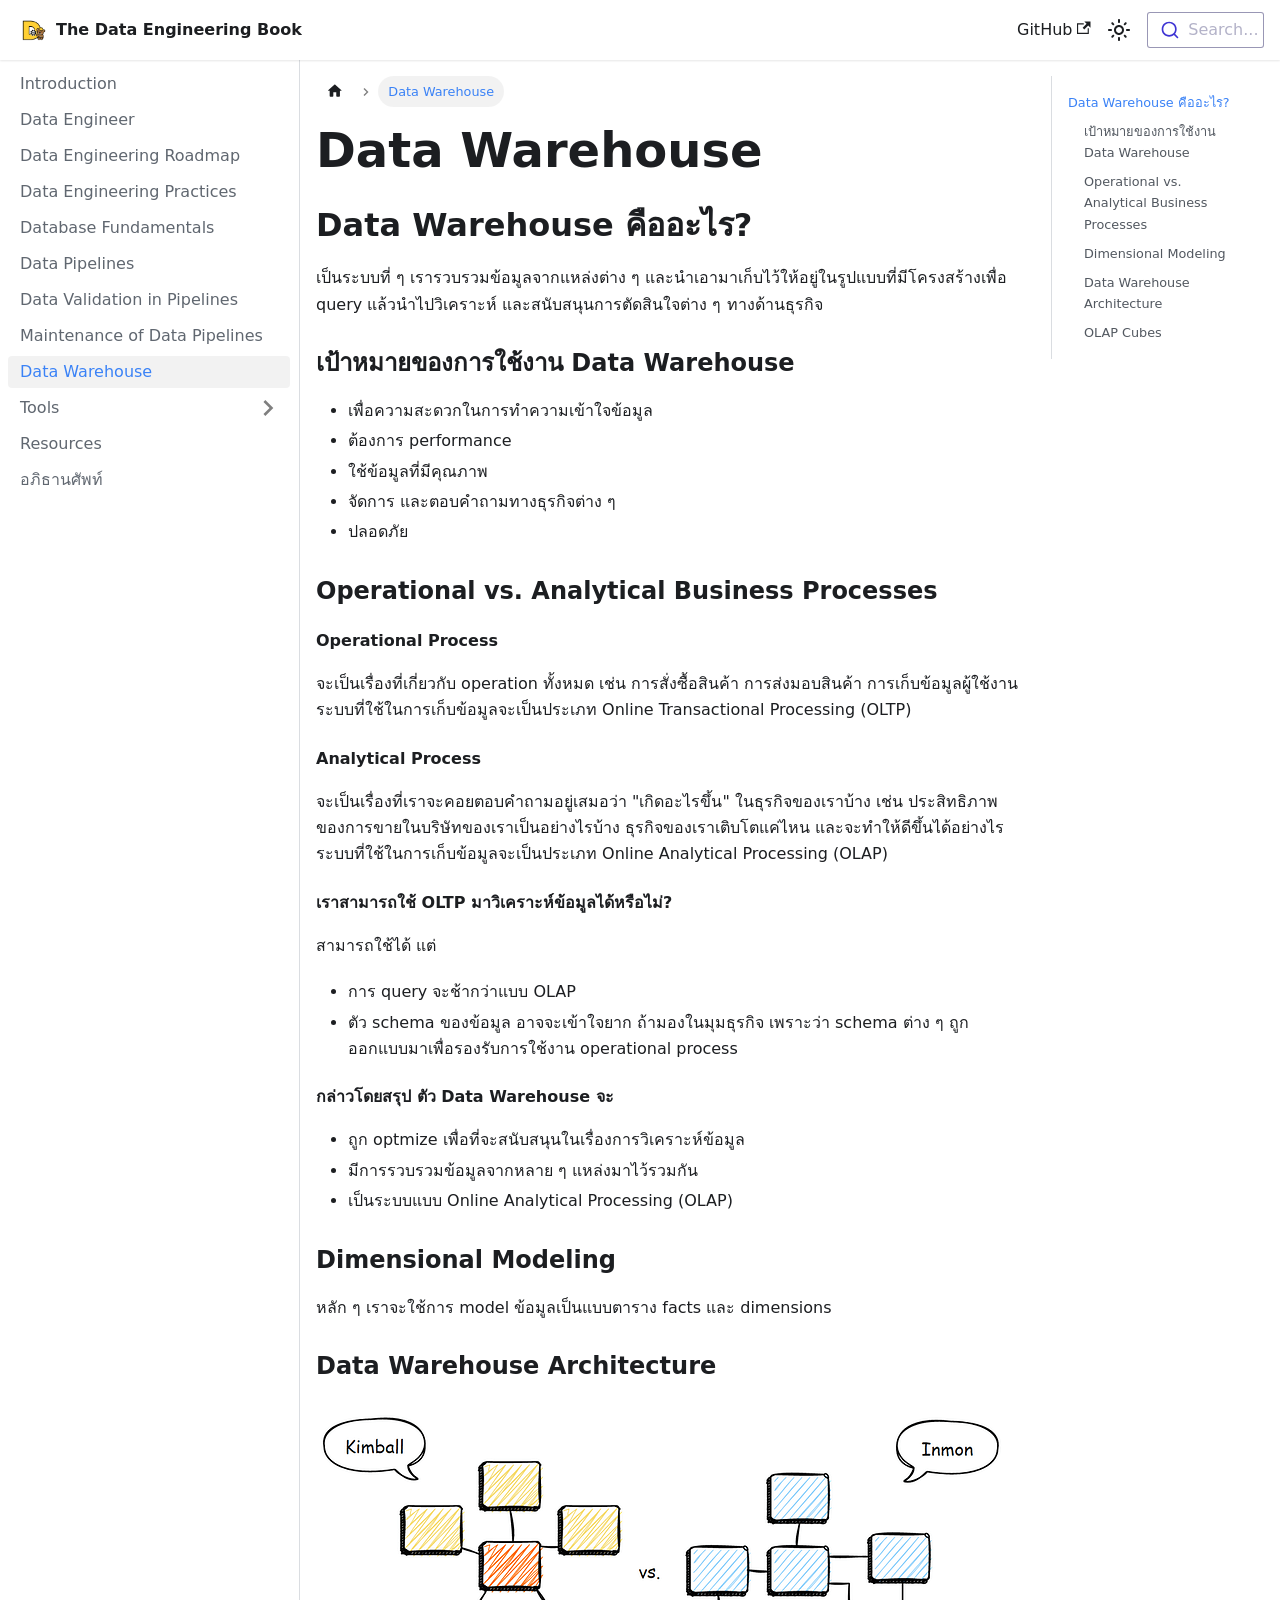
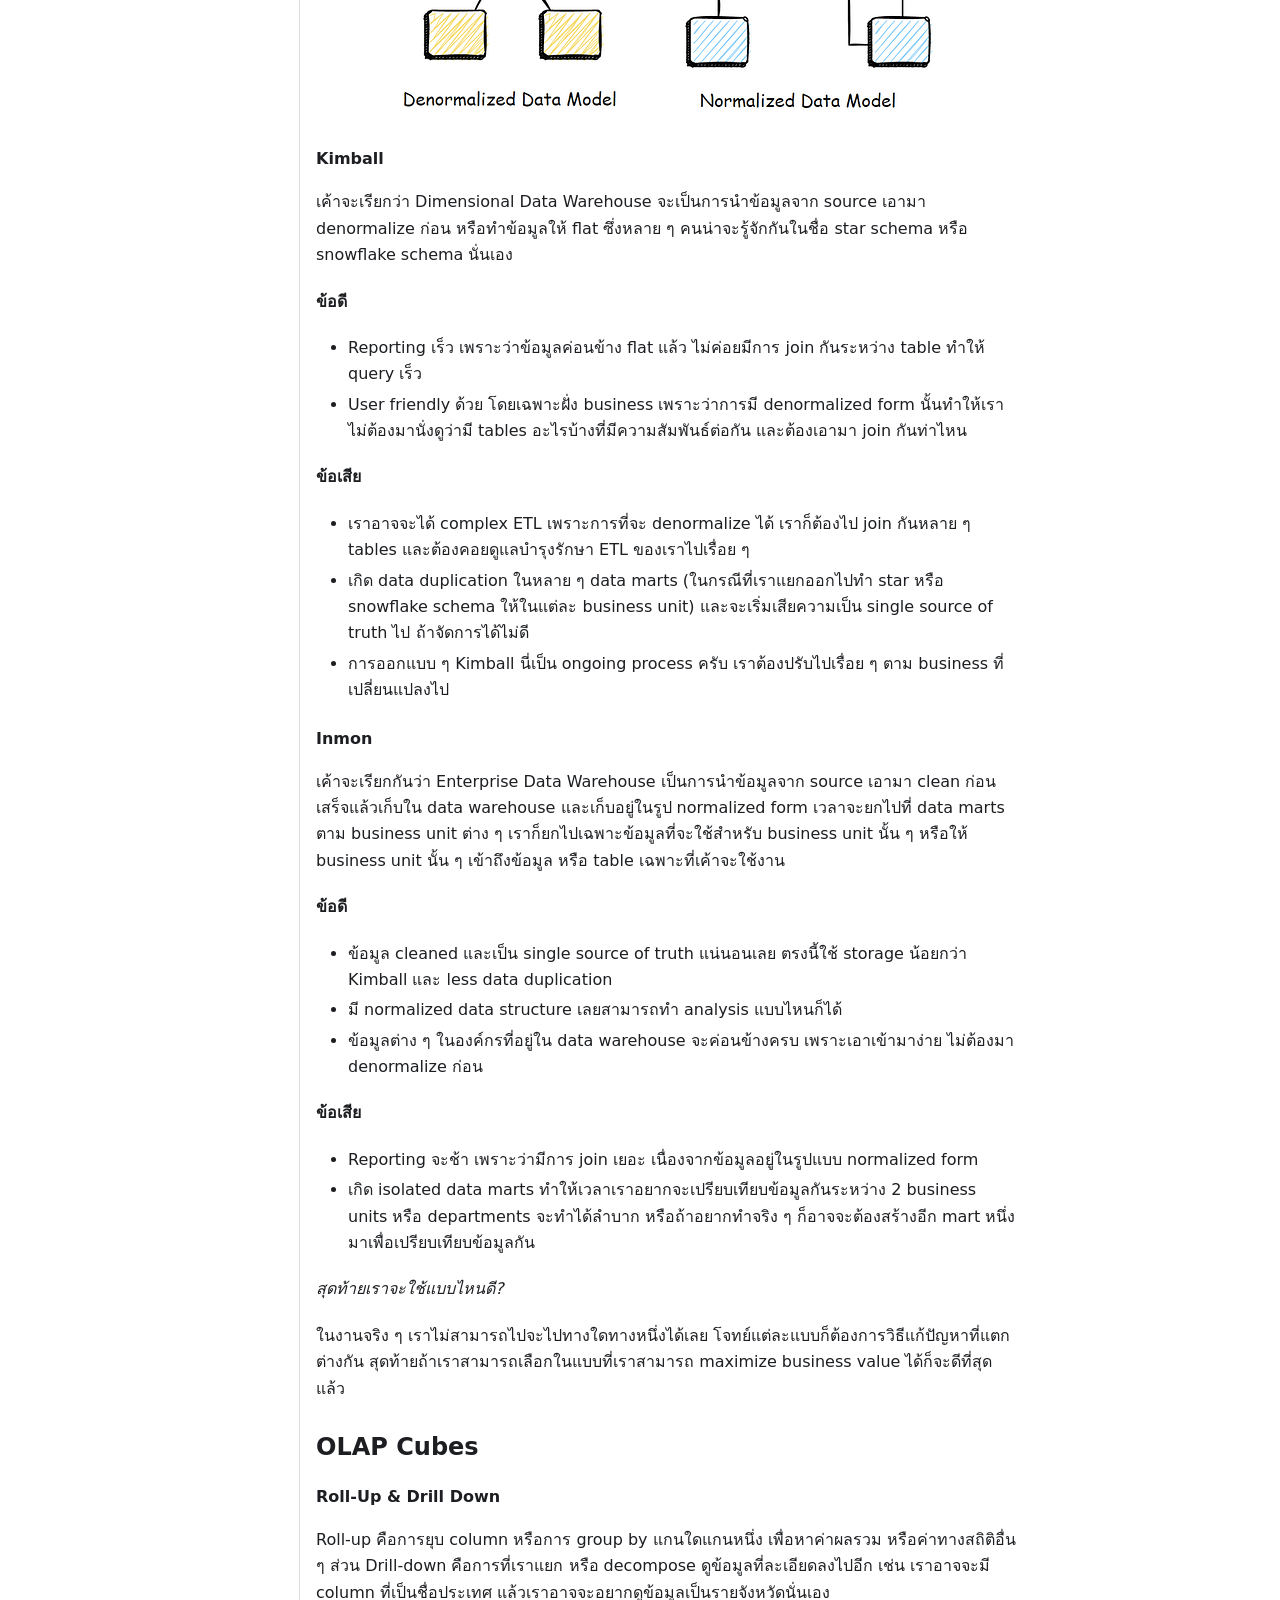
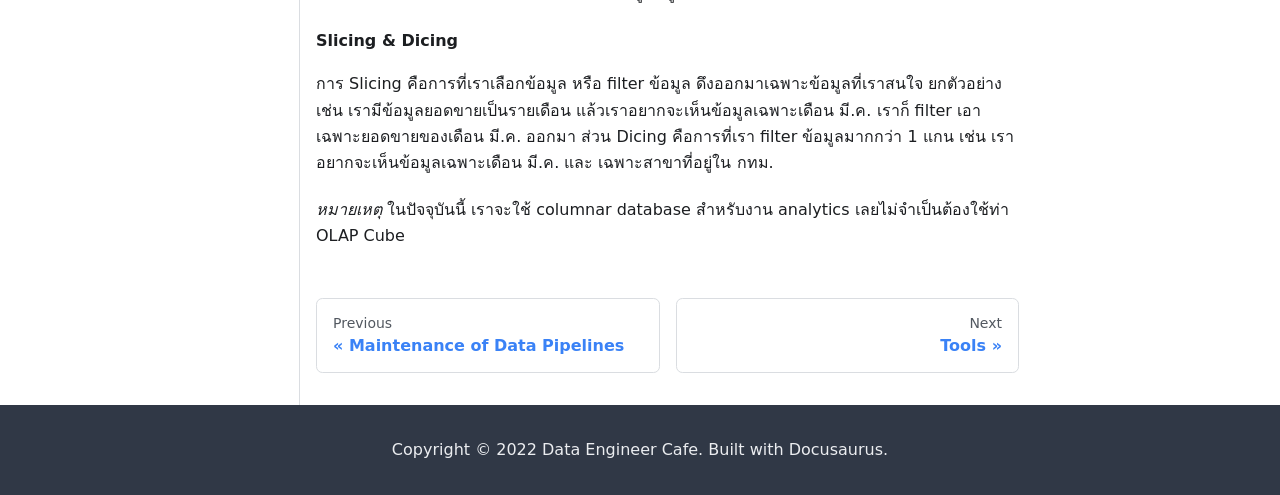
<file: docs/data-warehouse.html>
<!doctype html>
<html lang="en" dir="ltr" class="docs-wrapper docs-doc-page docs-version-current plugin-docs plugin-id-default docs-doc-id-docs/data-warehouse">
<head>
<meta charset="UTF-8">
<meta name="generator" content="Docusaurus v2.1.0">
<title data-rh="true">Data Warehouse | The Data Engineering Book</title><meta data-rh="true" name="viewport" content="width=device-width,initial-scale=1"><meta data-rh="true" name="twitter:card" content="summary_large_image"><meta data-rh="true" property="og:url" content="https://www.thedataengineeringbook.online/docs/data-warehouse"><meta data-rh="true" name="docusaurus_locale" content="en"><meta data-rh="true" name="docsearch:language" content="en"><meta data-rh="true" name="docusaurus_version" content="current"><meta data-rh="true" name="docusaurus_tag" content="docs-default-current"><meta data-rh="true" name="docsearch:version" content="current"><meta data-rh="true" name="docsearch:docusaurus_tag" content="docs-default-current"><meta data-rh="true" property="og:title" content="Data Warehouse | The Data Engineering Book"><meta data-rh="true" name="description" content="Data Warehouse คืออะไร?"><meta data-rh="true" property="og:description" content="Data Warehouse คืออะไร?"><link data-rh="true" rel="icon" href="/img/favicon.ico"><link data-rh="true" rel="canonical" href="https://www.thedataengineeringbook.online/docs/data-warehouse"><link data-rh="true" rel="alternate" href="https://www.thedataengineeringbook.online/docs/data-warehouse" hreflang="en"><link data-rh="true" rel="alternate" href="https://www.thedataengineeringbook.online/docs/data-warehouse" hreflang="x-default"><link rel="stylesheet" href="/assets/css/styles.ee4e7479.css">
<link rel="preload" href="/assets/js/runtime~main.ab4cda27.js" as="script">
<link rel="preload" href="/assets/js/main.6d613878.js" as="script">
</head>
<body class="navigation-with-keyboard" data-theme="light">
<script>!function(){function t(t){document.documentElement.setAttribute("data-theme",t)}var e=function(){var t=null;try{t=localStorage.getItem("theme")}catch(t){}return t}();t(null!==e?e:"light")}()</script><div id="__docusaurus">
<div role="region" aria-label="theme.common.skipToMainContent"><a href="#" class="skipToContent_fXgn">Skip to main content</a></div><nav class="navbar navbar--fixed-top"><div class="navbar__inner"><div class="navbar__items"><button aria-label="Navigation bar toggle" class="navbar__toggle clean-btn" type="button" tabindex="0"><svg width="30" height="30" viewBox="0 0 30 30" aria-hidden="true"><path stroke="currentColor" stroke-linecap="round" stroke-miterlimit="10" stroke-width="2" d="M4 7h22M4 15h22M4 23h22"></path></svg></button><a class="navbar__brand" href="/"><div class="navbar__logo"><img src="/img/logo.png" alt="My Site Logo" class="themedImage_ToTc themedImage--light_HNdA"><img src="/img/logo.png" alt="My Site Logo" class="themedImage_ToTc themedImage--dark_i4oU"></div><b class="navbar__title text--truncate">The Data Engineering Book</b></a></div><div class="navbar__items navbar__items--right"><a href="https://github.com/thedataengineeringbook/thedataengineeringbook" target="_blank" rel="noopener noreferrer" class="navbar__item navbar__link">GitHub<svg width="13.5" height="13.5" aria-hidden="true" viewBox="0 0 24 24" class="iconExternalLink_nPIU"><path fill="currentColor" d="M21 13v10h-21v-19h12v2h-10v15h17v-8h2zm3-12h-10.988l4.035 4-6.977 7.07 2.828 2.828 6.977-7.07 4.125 4.172v-11z"></path></svg></a><div class="toggle_vylO colorModeToggle_DEke"><button class="clean-btn toggleButton_gllP toggleButtonDisabled_aARS" type="button" disabled="" title="Switch between dark and light mode (currently light mode)" aria-label="Switch between dark and light mode (currently light mode)"><svg viewBox="0 0 24 24" width="24" height="24" class="lightToggleIcon_pyhR"><path fill="currentColor" d="M12,9c1.65,0,3,1.35,3,3s-1.35,3-3,3s-3-1.35-3-3S10.35,9,12,9 M12,7c-2.76,0-5,2.24-5,5s2.24,5,5,5s5-2.24,5-5 S14.76,7,12,7L12,7z M2,13l2,0c0.55,0,1-0.45,1-1s-0.45-1-1-1l-2,0c-0.55,0-1,0.45-1,1S1.45,13,2,13z M20,13l2,0c0.55,0,1-0.45,1-1 s-0.45-1-1-1l-2,0c-0.55,0-1,0.45-1,1S19.45,13,20,13z M11,2v2c0,0.55,0.45,1,1,1s1-0.45,1-1V2c0-0.55-0.45-1-1-1S11,1.45,11,2z M11,20v2c0,0.55,0.45,1,1,1s1-0.45,1-1v-2c0-0.55-0.45-1-1-1C11.45,19,11,19.45,11,20z M5.99,4.58c-0.39-0.39-1.03-0.39-1.41,0 c-0.39,0.39-0.39,1.03,0,1.41l1.06,1.06c0.39,0.39,1.03,0.39,1.41,0s0.39-1.03,0-1.41L5.99,4.58z M18.36,16.95 c-0.39-0.39-1.03-0.39-1.41,0c-0.39,0.39-0.39,1.03,0,1.41l1.06,1.06c0.39,0.39,1.03,0.39,1.41,0c0.39-0.39,0.39-1.03,0-1.41 L18.36,16.95z M19.42,5.99c0.39-0.39,0.39-1.03,0-1.41c-0.39-0.39-1.03-0.39-1.41,0l-1.06,1.06c-0.39,0.39-0.39,1.03,0,1.41 s1.03,0.39,1.41,0L19.42,5.99z M7.05,18.36c0.39-0.39,0.39-1.03,0-1.41c-0.39-0.39-1.03-0.39-1.41,0l-1.06,1.06 c-0.39,0.39-0.39,1.03,0,1.41s1.03,0.39,1.41,0L7.05,18.36z"></path></svg><svg viewBox="0 0 24 24" width="24" height="24" class="darkToggleIcon_wfgR"><path fill="currentColor" d="M9.37,5.51C9.19,6.15,9.1,6.82,9.1,7.5c0,4.08,3.32,7.4,7.4,7.4c0.68,0,1.35-0.09,1.99-0.27C17.45,17.19,14.93,19,12,19 c-3.86,0-7-3.14-7-7C5,9.07,6.81,6.55,9.37,5.51z M12,3c-4.97,0-9,4.03-9,9s4.03,9,9,9s9-4.03,9-9c0-0.46-0.04-0.92-0.1-1.36 c-0.98,1.37-2.58,2.26-4.4,2.26c-2.98,0-5.4-2.42-5.4-5.4c0-1.81,0.89-3.42,2.26-4.4C12.92,3.04,12.46,3,12,3L12,3z"></path></svg></button></div><div class="searchBox_ZlJk"><div class="dsla-search-wrapper"><div class="dsla-search-field" data-tags="default,docs-default-current"></div></div></div></div></div><div role="presentation" class="navbar-sidebar__backdrop"></div></nav><div class="main-wrapper mainWrapper_z2l0 docsWrapper_BCFX"><button aria-label="Scroll back to top" class="clean-btn theme-back-to-top-button backToTopButton_sjWU" type="button"></button><div class="docPage__5DB"><aside class="theme-doc-sidebar-container docSidebarContainer_b6E3"><div class="sidebar_njMd"><nav class="menu thin-scrollbar menu_SIkG"><ul class="theme-doc-sidebar-menu menu__list"><li class="theme-doc-sidebar-item-link theme-doc-sidebar-item-link-level-1 menu__list-item"><a class="menu__link" href="/">Introduction</a></li><li class="theme-doc-sidebar-item-link theme-doc-sidebar-item-link-level-1 menu__list-item"><a class="menu__link" href="/docs/data-engineer">Data Engineer</a></li><li class="theme-doc-sidebar-item-link theme-doc-sidebar-item-link-level-1 menu__list-item"><a class="menu__link" href="/docs/data-engineering-roadmap">Data Engineering Roadmap</a></li><li class="theme-doc-sidebar-item-link theme-doc-sidebar-item-link-level-1 menu__list-item"><a class="menu__link" href="/docs/data-engineering-practices">Data Engineering Practices</a></li><li class="theme-doc-sidebar-item-link theme-doc-sidebar-item-link-level-1 menu__list-item"><a class="menu__link" href="/docs/database-fundamentals">Database Fundamentals</a></li><li class="theme-doc-sidebar-item-link theme-doc-sidebar-item-link-level-1 menu__list-item"><a class="menu__link" href="/docs/data-pipelines">Data Pipelines</a></li><li class="theme-doc-sidebar-item-link theme-doc-sidebar-item-link-level-1 menu__list-item"><a class="menu__link" href="/docs/data-validation-in-pipelines">Data Validation in Pipelines</a></li><li class="theme-doc-sidebar-item-link theme-doc-sidebar-item-link-level-1 menu__list-item"><a class="menu__link" href="/docs/maintenance-of-data-pipelines">Maintenance of Data Pipelines</a></li><li class="theme-doc-sidebar-item-link theme-doc-sidebar-item-link-level-1 menu__list-item"><a class="menu__link menu__link--active" aria-current="page" href="/docs/data-warehouse">Data Warehouse</a></li><li class="theme-doc-sidebar-item-category theme-doc-sidebar-item-category-level-1 menu__list-item menu__list-item--collapsed"><div class="menu__list-item-collapsible"><a class="menu__link menu__link--sublist menu__link--sublist-caret" aria-expanded="false" href="/docs/tools">Tools</a></div></li><li class="theme-doc-sidebar-item-link theme-doc-sidebar-item-link-level-1 menu__list-item"><a class="menu__link" href="/docs/resources">Resources</a></li><li class="theme-doc-sidebar-item-link theme-doc-sidebar-item-link-level-1 menu__list-item"><a class="menu__link" href="/docs/glossary">อภิธานศัพท์</a></li></ul></nav></div></aside><main class="docMainContainer_gTbr"><div class="container padding-top--md padding-bottom--lg"><div class="row"><div class="col docItemCol_VOVn"><div class="docItemContainer_Djhp"><article><nav class="theme-doc-breadcrumbs breadcrumbsContainer_Z_bl" aria-label="Breadcrumbs"><ul class="breadcrumbs" itemscope="" itemtype="https://schema.org/BreadcrumbList"><li class="breadcrumbs__item"><a aria-label="Home page" class="breadcrumbs__link" href="/"><svg viewBox="0 0 24 24" class="breadcrumbHomeIcon_OVgt"><path d="M10 19v-5h4v5c0 .55.45 1 1 1h3c.55 0 1-.45 1-1v-7h1.7c.46 0 .68-.57.33-.87L12.67 3.6c-.38-.34-.96-.34-1.34 0l-8.36 7.53c-.34.3-.13.87.33.87H5v7c0 .55.45 1 1 1h3c.55 0 1-.45 1-1z" fill="currentColor"></path></svg></a></li><li itemscope="" itemprop="itemListElement" itemtype="https://schema.org/ListItem" class="breadcrumbs__item breadcrumbs__item--active"><span class="breadcrumbs__link" itemprop="name">Data Warehouse</span><meta itemprop="position" content="1"></li></ul></nav><div class="tocCollapsible_ETCw theme-doc-toc-mobile tocMobile_ITEo"><button type="button" class="clean-btn tocCollapsibleButton_TO0P">On this page</button></div><div class="theme-doc-markdown markdown"><header><h1>Data Warehouse</h1></header><h2 class="anchor anchorWithStickyNavbar_LWe7" id="data-warehouse-คืออะไร">Data Warehouse คืออะไร?<a class="hash-link" href="#data-warehouse-คืออะไร" title="Direct link to heading">​</a></h2><p>เป็นระบบที่ ๆ เรารวบรวมข้อมูลจากแหล่งต่าง ๆ และนำเอามาเก็บไว้ให้อยู่ในรูปแบบที่มีโครงสร้างเพื่อ query แล้วนำไปวิเคราะห์ และสนับสนุนการตัดสินใจต่าง ๆ ทางด้านธุรกิจ</p><h3 class="anchor anchorWithStickyNavbar_LWe7" id="เป้าหมายของการใช้งาน-data-warehouse">เป้าหมายของการใช้งาน Data Warehouse<a class="hash-link" href="#เป้าหมายของการใช้งาน-data-warehouse" title="Direct link to heading">​</a></h3><ul><li>เพื่อความสะดวกในการทำความเข้าใจข้อมูล</li><li>ต้องการ performance</li><li>ใช้ข้อมูลที่มีคุณภาพ</li><li>จัดการ และตอบคำถามทางธุรกิจต่าง ๆ</li><li>ปลอดภัย</li></ul><h3 class="anchor anchorWithStickyNavbar_LWe7" id="operational-vs-analytical-business-processes">Operational vs. Analytical Business Processes<a class="hash-link" href="#operational-vs-analytical-business-processes" title="Direct link to heading">​</a></h3><h4 class="anchor anchorWithStickyNavbar_LWe7" id="operational-process">Operational Process<a class="hash-link" href="#operational-process" title="Direct link to heading">​</a></h4><p>จะเป็นเรื่องที่เกี่ยวกับ operation ทั้งหมด เช่น การสั่งซื้อสินค้า การส่งมอบสินค้า การเก็บข้อมูลผู้ใช้งาน ระบบที่ใช้ในการเก็บข้อมูลจะเป็นประเภท Online Transactional Processing (OLTP)</p><h4 class="anchor anchorWithStickyNavbar_LWe7" id="analytical-process">Analytical Process<a class="hash-link" href="#analytical-process" title="Direct link to heading">​</a></h4><p>จะเป็นเรื่องที่เราจะคอยตอบคำถามอยู่เสมอว่า &quot;เกิดอะไรขึ้น&quot; ในธุรกิจของเราบ้าง เช่น ประสิทธิภาพของการขายในบริษัทของเราเป็นอย่างไรบ้าง ธุรกิจของเราเติบโตแค่ไหน และจะทำให้ดีขึ้นได้อย่างไร ระบบที่ใช้ในการเก็บข้อมูลจะเป็นประเภท Online Analytical Processing (OLAP)</p><h4 class="anchor anchorWithStickyNavbar_LWe7" id="เราสามารถใช้-oltp-มาวิเคราะห์ข้อมูลได้หรือไม่">เราสามารถใช้ OLTP มาวิเคราะห์ข้อมูลได้หรือไม่?<a class="hash-link" href="#เราสามารถใช้-oltp-มาวิเคราะห์ข้อมูลได้หรือไม่" title="Direct link to heading">​</a></h4><p>สามารถใช้ได้ แต่</p><ul><li>การ query จะช้ากว่าแบบ OLAP</li><li>ตัว schema ของข้อมูล อาจจะเข้าใจยาก ถ้ามองในมุมธุรกิจ เพราะว่า schema ต่าง ๆ ถูกออกแบบมาเพื่อรองรับการใช้งาน operational process</li></ul><h4 class="anchor anchorWithStickyNavbar_LWe7" id="กล่าวโดยสรุป-ตัว-data-warehouse-จะ">กล่าวโดยสรุป ตัว Data Warehouse จะ<a class="hash-link" href="#กล่าวโดยสรุป-ตัว-data-warehouse-จะ" title="Direct link to heading">​</a></h4><ul><li>ถูก optmize เพื่อที่จะสนับสนุนในเรื่องการวิเคราะห์ข้อมูล</li><li>มีการรวบรวมข้อมูลจากหลาย ๆ แหล่งมาไว้รวมกัน</li><li>เป็นระบบแบบ Online Analytical Processing (OLAP)</li></ul><h3 class="anchor anchorWithStickyNavbar_LWe7" id="dimensional-modeling">Dimensional Modeling<a class="hash-link" href="#dimensional-modeling" title="Direct link to heading">​</a></h3><p>หลัก ๆ เราจะใช้การ model ข้อมูลเป็นแบบตาราง facts และ dimensions</p><h3 class="anchor anchorWithStickyNavbar_LWe7" id="data-warehouse-architecture">Data Warehouse Architecture<a class="hash-link" href="#data-warehouse-architecture" title="Direct link to heading">​</a></h3><p><img loading="lazy" alt="Kimball vs. Inmon" src="/assets/images/kimball-vs-inmon-2d30e8c4f224e505bd3bf917fa90e7b8.png" width="690" height="315" class="img_ev3q"></p><h4 class="anchor anchorWithStickyNavbar_LWe7" id="kimball">Kimball<a class="hash-link" href="#kimball" title="Direct link to heading">​</a></h4><p>เค้าจะเรียกว่า Dimensional Data Warehouse จะเป็นการนำข้อมูลจาก source เอามา denormalize ก่อน หรือทำข้อมูลให้ flat ซึ่งหลาย ๆ คนน่าจะรู้จักกันในชื่อ star schema หรือ snowflake schema นั่นเอง</p><p><strong>ข้อดี</strong></p><ul><li>Reporting เร็ว เพราะว่าข้อมูลค่อนข้าง flat แล้ว ไม่ค่อยมีการ join กันระหว่าง table ทำให้ query เร็ว</li><li>User friendly ด้วย โดยเฉพาะฝั่ง business เพราะว่าการมี denormalized form นั้นทำให้เราไม่ต้องมานั่งดูว่ามี tables อะไรบ้างที่มีความสัมพันธ์ต่อกัน และต้องเอามา join กันท่าไหน</li></ul><p><strong>ข้อเสีย</strong></p><ul><li>เราอาจจะได้ complex ETL เพราะการที่จะ denormalize ได้ เราก็ต้องไป join กันหลาย ๆ tables และต้องคอยดูแลบำรุงรักษา ETL ของเราไปเรื่อย ๆ</li><li>เกิด data duplication ในหลาย ๆ data marts (ในกรณีที่เราแยกออกไปทำ star หรือ snowflake schema ให้ในแต่ละ business unit) และจะเริ่มเสียความเป็น single source of truth ไป ถ้าจัดการได้ไม่ดี</li><li>การออกแบบ ๆ Kimball นี่เป็น ongoing process ครับ เราต้องปรับไปเรื่อย ๆ ตาม business ที่เปลี่ยนแปลงไป</li></ul><h4 class="anchor anchorWithStickyNavbar_LWe7" id="inmon">Inmon<a class="hash-link" href="#inmon" title="Direct link to heading">​</a></h4><p>เค้าจะเรียกกันว่า Enterprise Data Warehouse เป็นการนำข้อมูลจาก source เอามา clean ก่อน เสร็จแล้วเก็บใน data warehouse และเก็บอยู่ในรูป normalized form เวลาจะยกไปที่ data marts ตาม business unit ต่าง ๆ เราก็ยกไปเฉพาะข้อมูลที่จะใช้สำหรับ business unit นั้น ๆ หรือให้ business unit นั้น ๆ เข้าถึงข้อมูล หรือ table เฉพาะที่เค้าจะใช้งาน</p><p><strong>ข้อดี</strong></p><ul><li>ข้อมูล cleaned และเป็น single source of truth แน่นอนเลย ตรงนี้ใช้ storage น้อยกว่า Kimball และ less data duplication</li><li>มี normalized data structure เลยสามารถทำ analysis แบบไหนก็ได้</li><li>ข้อมูลต่าง ๆ ในองค์กรที่อยู่ใน data warehouse จะค่อนข้างครบ เพราะเอาเข้ามาง่าย ไม่ต้องมา denormalize ก่อน</li></ul><p><strong>ข้อเสีย</strong></p><ul><li>Reporting จะช้า เพราะว่ามีการ join เยอะ เนื่องจากข้อมูลอยู่ในรูปแบบ normalized form</li><li>เกิด isolated data marts ทำให้เวลาเราอยากจะเปรียบเทียบข้อมูลกันระหว่าง 2 business units หรือ departments จะทำได้ลำบาก หรือถ้าอยากทำจริง ๆ ก็อาจจะต้องสร้างอีก mart หนึ่งมาเพื่อเปรียบเทียบข้อมูลกัน</li></ul><p><em>สุดท้ายเราจะใช้แบบไหนดี?</em></p><p>ในงานจริง ๆ เราไม่สามารถไปจะไปทางใดทางหนึ่งได้เลย โจทย์แต่ละแบบก็ต้องการวิธีแก้ปัญหาที่แตกต่างกัน สุดท้ายถ้าเราสามารถเลือกในแบบที่เราสามารถ maximize business value ได้ก็จะดีที่สุดแล้ว</p><h3 class="anchor anchorWithStickyNavbar_LWe7" id="olap-cubes">OLAP Cubes<a class="hash-link" href="#olap-cubes" title="Direct link to heading">​</a></h3><h4 class="anchor anchorWithStickyNavbar_LWe7" id="roll-up--drill-down">Roll-Up &amp; Drill Down<a class="hash-link" href="#roll-up--drill-down" title="Direct link to heading">​</a></h4><p>Roll-up คือการยุบ column หรือการ group by แกนใดแกนหนึ่ง เพื่อหาค่าผลรวม หรือค่าทางสถิติอื่น ๆ ส่วน Drill-down คือการที่เราแยก หรือ decompose ดูข้อมูลที่ละเอียดลงไปอีก เช่น เราอาจจะมี column ที่เป็นชื่อประเทศ แล้วเราอาจจะอยากดูข้อมูลเป็นรายจังหวัดนั่นเอง</p><h4 class="anchor anchorWithStickyNavbar_LWe7" id="slicing--dicing">Slicing &amp; Dicing<a class="hash-link" href="#slicing--dicing" title="Direct link to heading">​</a></h4><p>การ Slicing คือการที่เราเลือกข้อมูล หรือ filter ข้อมูล ดึงออกมาเฉพาะข้อมูลที่เราสนใจ ยกตัวอย่างเช่น เรามีข้อมูลยอดขายเป็นรายเดือน แล้วเราอยากจะเห็นข้อมูลเฉพาะเดือน มี.ค. เราก็ filter เอาเฉพาะยอดขายของเดือน มี.ค. ออกมา ส่วน Dicing คือการที่เรา filter ข้อมูลมากกว่า 1 แกน เช่น เราอยากจะเห็นข้อมูลเฉพาะเดือน มี.ค. และ เฉพาะสาขาที่อยู่ใน กทม.</p><p><em>หมายเหตุ</em> ในปัจจุบันนี้ เราจะใช้ columnar database สำหรับงาน analytics เลยไม่จำเป็นต้องใช้ท่า OLAP Cube</p></div></article><nav class="pagination-nav docusaurus-mt-lg" aria-label="Docs pages navigation"><a class="pagination-nav__link pagination-nav__link--prev" href="/docs/maintenance-of-data-pipelines"><div class="pagination-nav__sublabel">Previous</div><div class="pagination-nav__label">Maintenance of Data Pipelines</div></a><a class="pagination-nav__link pagination-nav__link--next" href="/docs/tools"><div class="pagination-nav__sublabel">Next</div><div class="pagination-nav__label">Tools</div></a></nav></div></div><div class="col col--3"><div class="tableOfContents_bqdL thin-scrollbar theme-doc-toc-desktop"><ul class="table-of-contents table-of-contents__left-border"><li><a href="#data-warehouse-คืออะไร" class="table-of-contents__link toc-highlight">Data Warehouse คืออะไร?</a><ul><li><a href="#เป้าหมายของการใช้งาน-data-warehouse" class="table-of-contents__link toc-highlight">เป้าหมายของการใช้งาน Data Warehouse</a></li><li><a href="#operational-vs-analytical-business-processes" class="table-of-contents__link toc-highlight">Operational vs. Analytical Business Processes</a></li><li><a href="#dimensional-modeling" class="table-of-contents__link toc-highlight">Dimensional Modeling</a></li><li><a href="#data-warehouse-architecture" class="table-of-contents__link toc-highlight">Data Warehouse Architecture</a></li><li><a href="#olap-cubes" class="table-of-contents__link toc-highlight">OLAP Cubes</a></li></ul></li></ul></div></div></div></div></main></div></div><footer class="footer footer--dark"><div class="container container-fluid"><div class="footer__bottom text--center"><div class="footer__copyright">Copyright © 2022 Data Engineer Cafe. Built with Docusaurus.</div></div></div></footer></div>
<script src="/assets/js/runtime~main.ab4cda27.js"></script>
<script src="/assets/js/main.6d613878.js"></script>
</body>
</html>
</file>
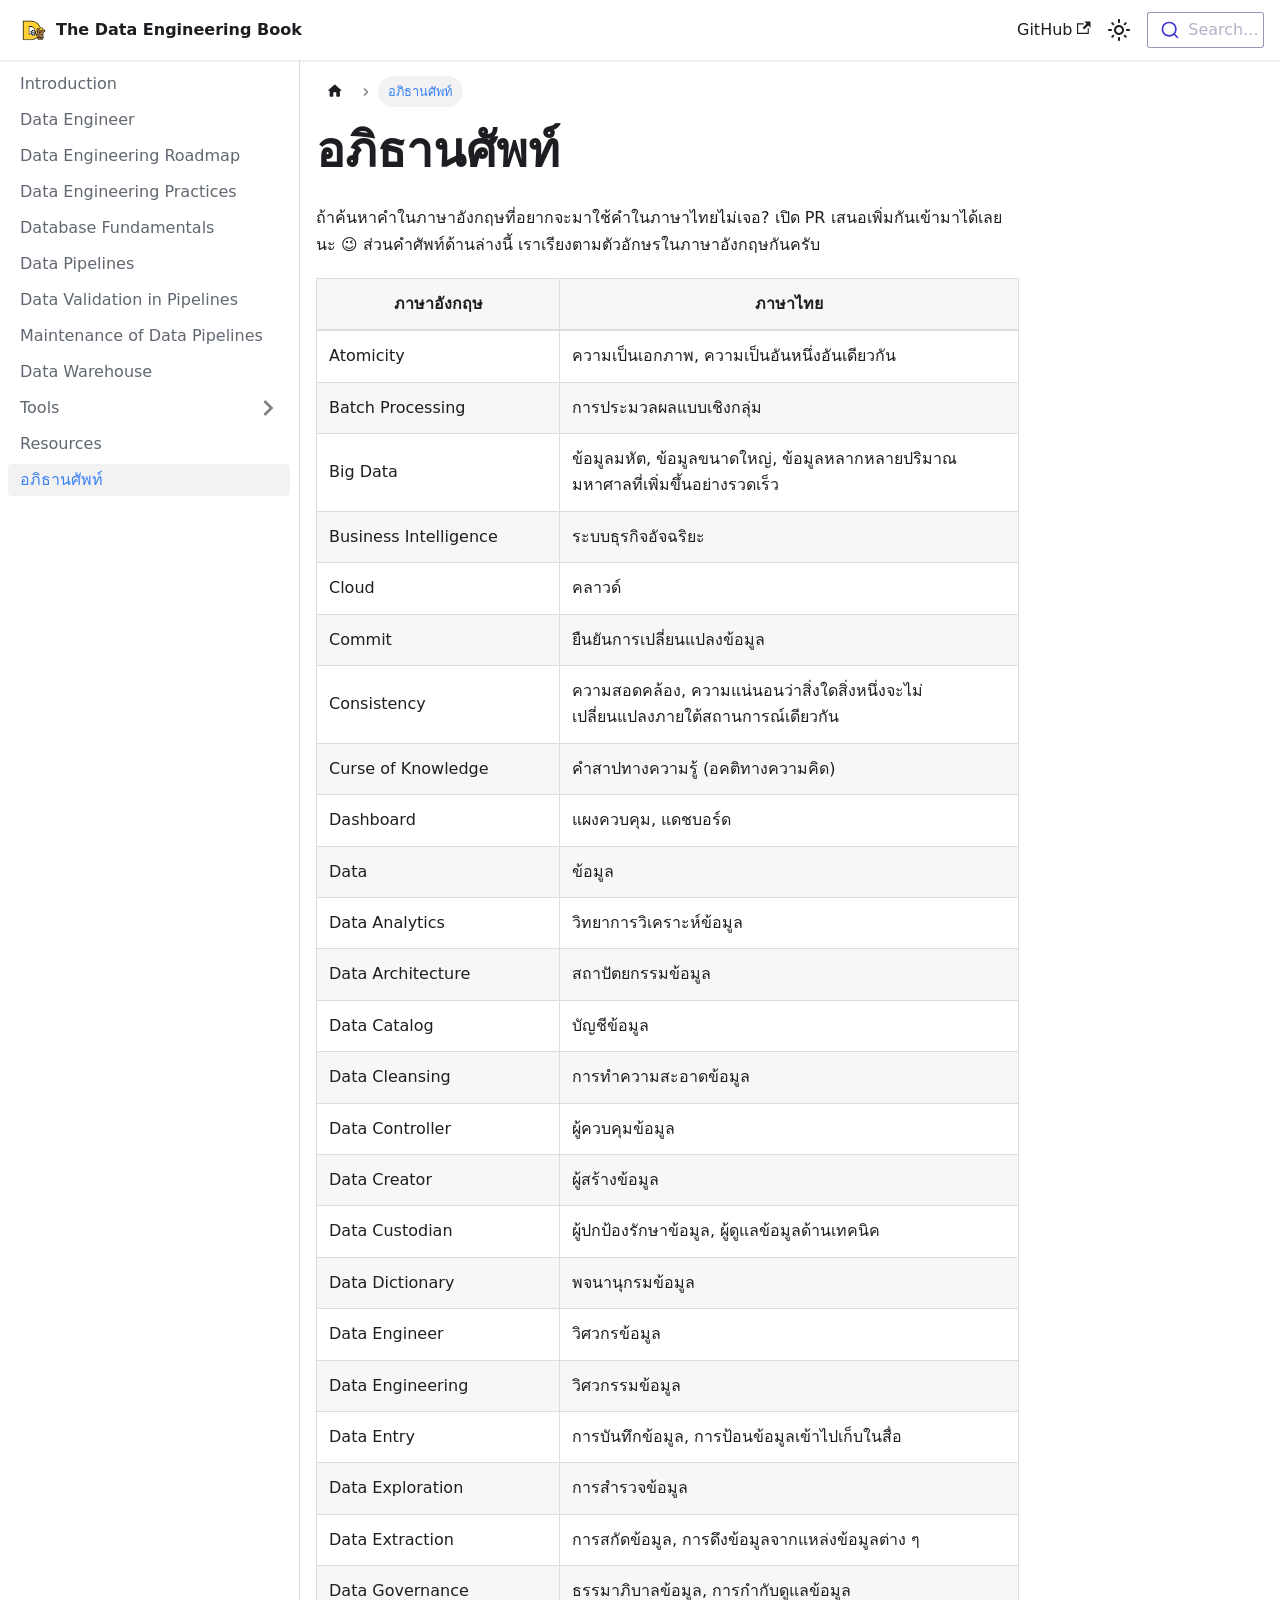
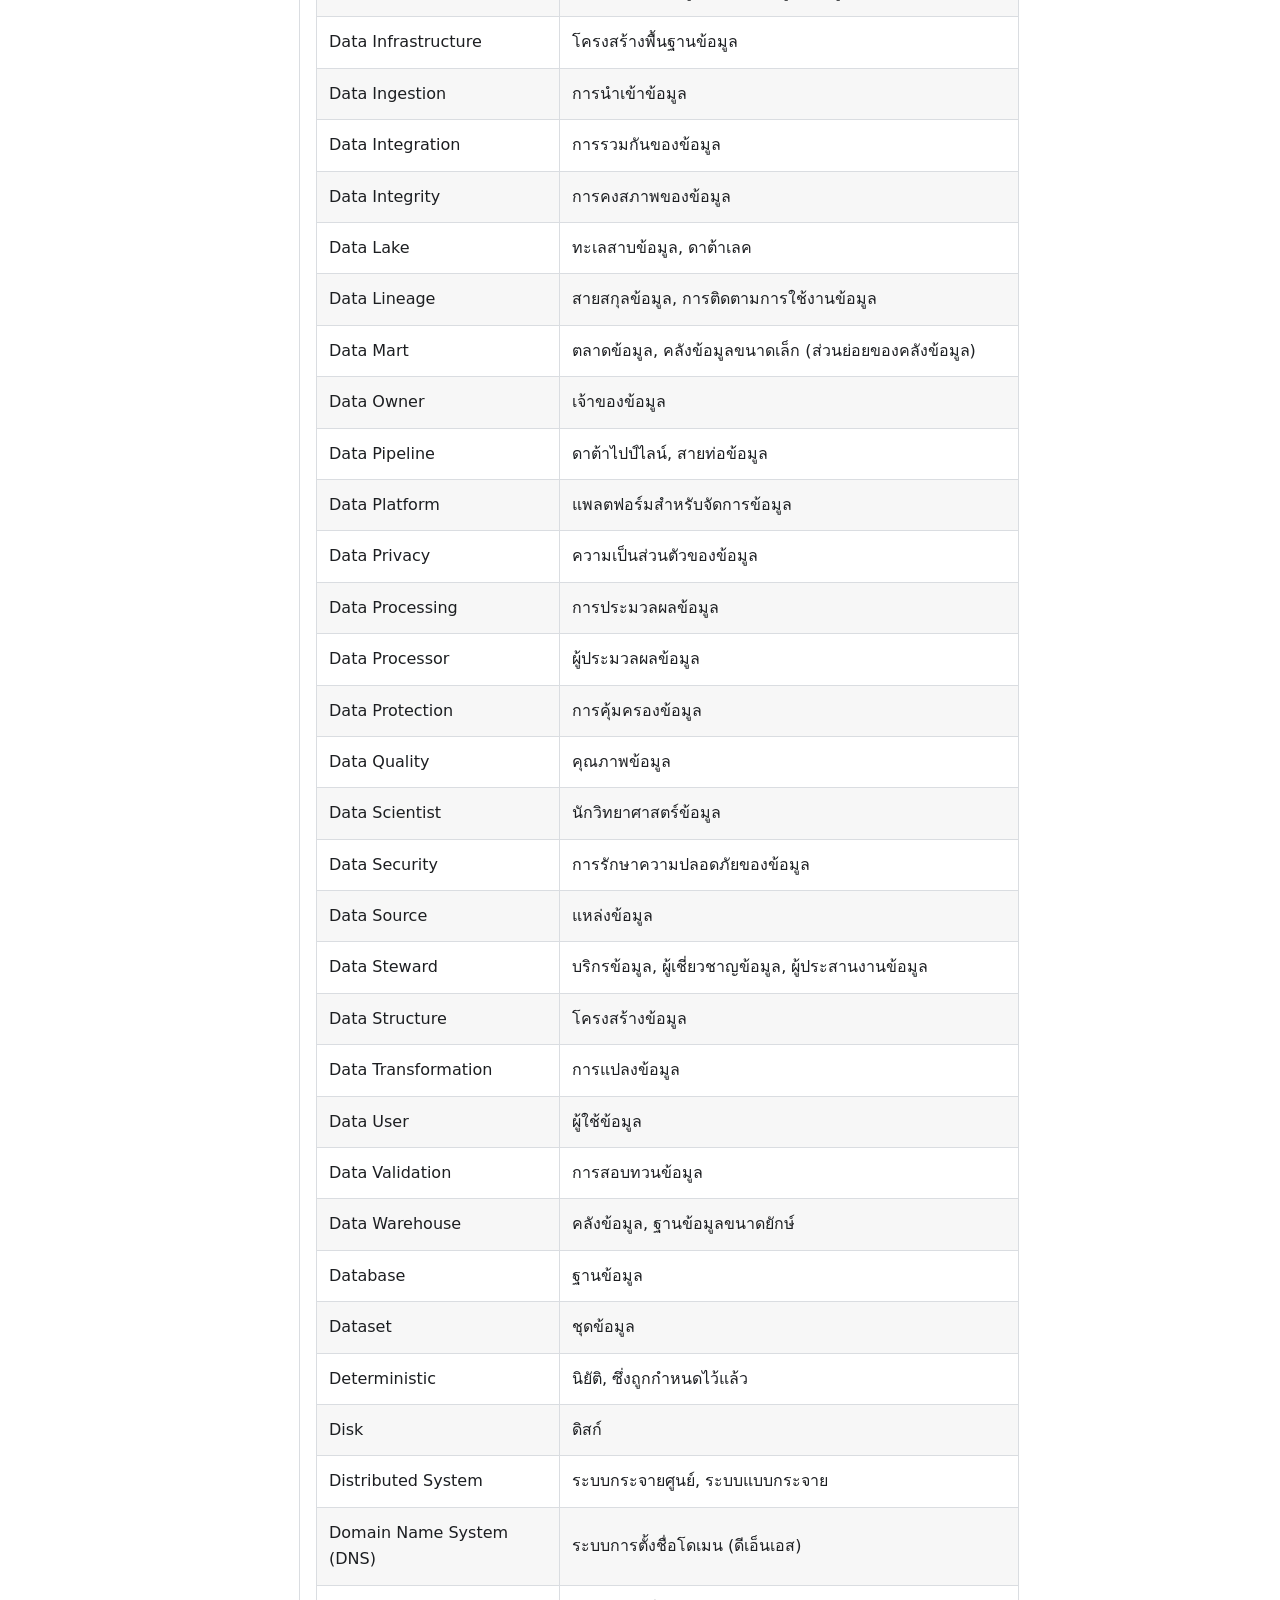
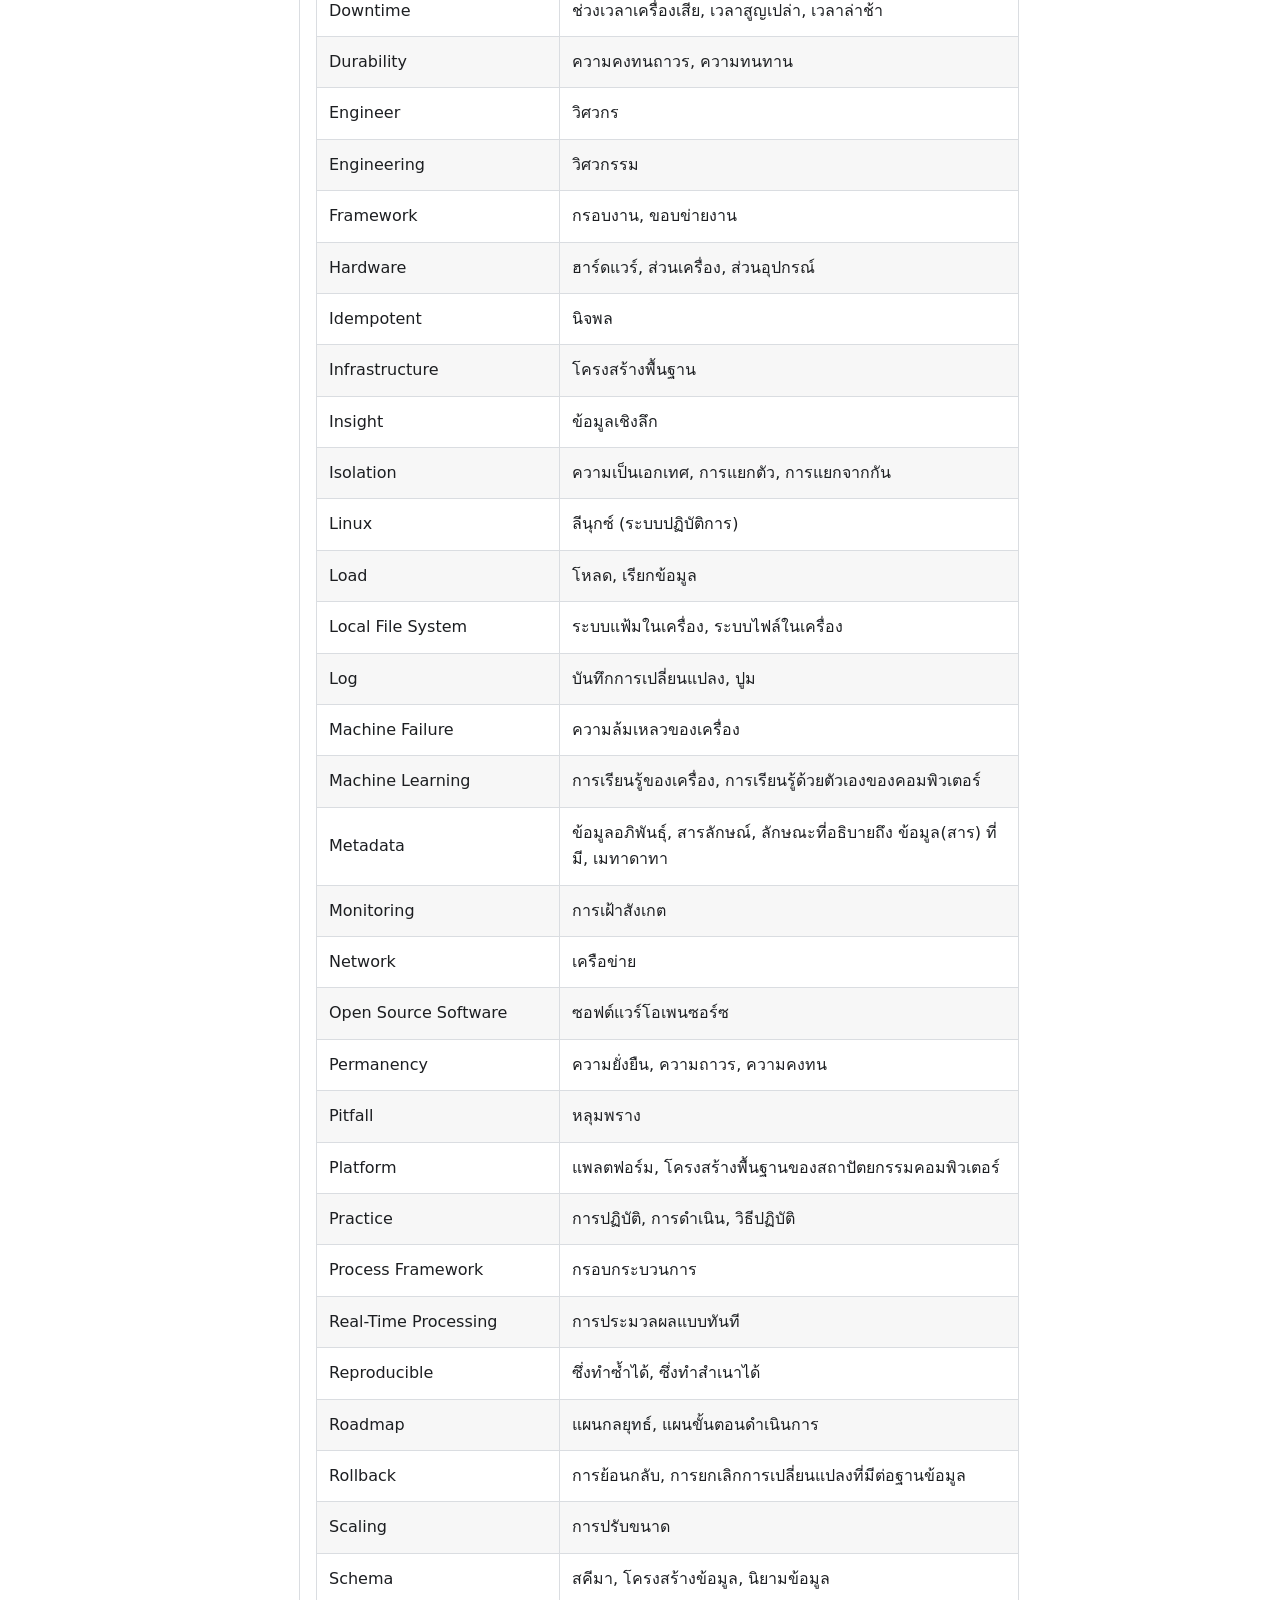
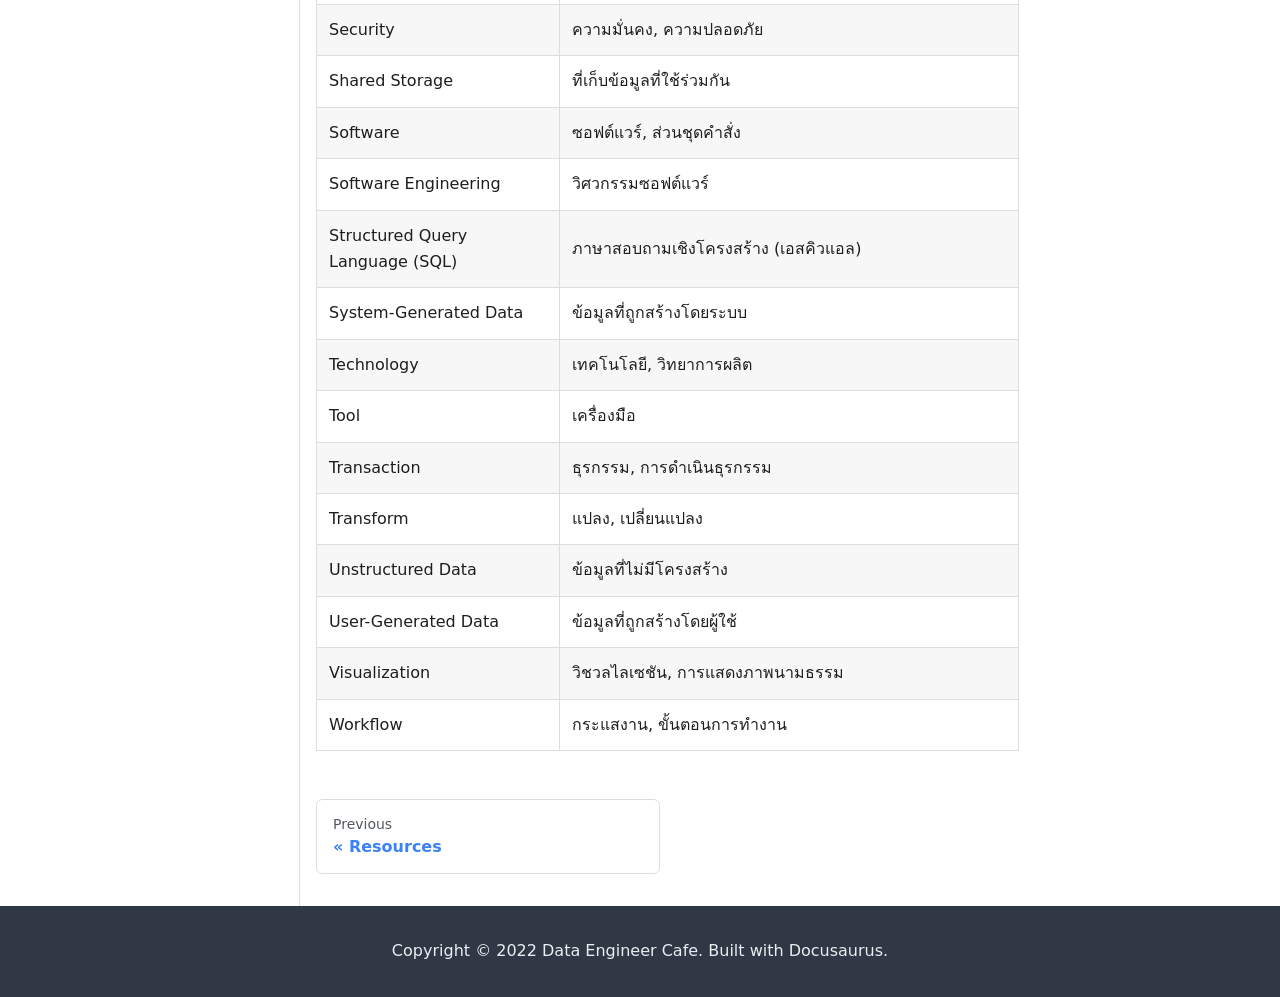
<file: docs/glossary.html>
<!doctype html>
<html lang="en" dir="ltr" class="docs-wrapper docs-doc-page docs-version-current plugin-docs plugin-id-default docs-doc-id-docs/glossary">
<head>
<meta charset="UTF-8">
<meta name="generator" content="Docusaurus v2.1.0">
<title data-rh="true">อภิธานศัพท์ | The Data Engineering Book</title><meta data-rh="true" name="viewport" content="width=device-width,initial-scale=1"><meta data-rh="true" name="twitter:card" content="summary_large_image"><meta data-rh="true" property="og:url" content="https://www.thedataengineeringbook.online/docs/glossary"><meta data-rh="true" name="docusaurus_locale" content="en"><meta data-rh="true" name="docsearch:language" content="en"><meta data-rh="true" name="docusaurus_version" content="current"><meta data-rh="true" name="docusaurus_tag" content="docs-default-current"><meta data-rh="true" name="docsearch:version" content="current"><meta data-rh="true" name="docsearch:docusaurus_tag" content="docs-default-current"><meta data-rh="true" property="og:title" content="อภิธานศัพท์ | The Data Engineering Book"><meta data-rh="true" name="description" content="ถ้าค้นหาคำในภาษาอังกฤษที่อยากจะมาใช้คำในภาษาไทยไม่เจอ?"><meta data-rh="true" property="og:description" content="ถ้าค้นหาคำในภาษาอังกฤษที่อยากจะมาใช้คำในภาษาไทยไม่เจอ?"><link data-rh="true" rel="icon" href="/img/favicon.ico"><link data-rh="true" rel="canonical" href="https://www.thedataengineeringbook.online/docs/glossary"><link data-rh="true" rel="alternate" href="https://www.thedataengineeringbook.online/docs/glossary" hreflang="en"><link data-rh="true" rel="alternate" href="https://www.thedataengineeringbook.online/docs/glossary" hreflang="x-default"><link rel="stylesheet" href="/assets/css/styles.ee4e7479.css">
<link rel="preload" href="/assets/js/runtime~main.ab4cda27.js" as="script">
<link rel="preload" href="/assets/js/main.6d613878.js" as="script">
</head>
<body class="navigation-with-keyboard" data-theme="light">
<script>!function(){function t(t){document.documentElement.setAttribute("data-theme",t)}var e=function(){var t=null;try{t=localStorage.getItem("theme")}catch(t){}return t}();t(null!==e?e:"light")}()</script><div id="__docusaurus">
<div role="region" aria-label="theme.common.skipToMainContent"><a href="#" class="skipToContent_fXgn">Skip to main content</a></div><nav class="navbar navbar--fixed-top"><div class="navbar__inner"><div class="navbar__items"><button aria-label="Navigation bar toggle" class="navbar__toggle clean-btn" type="button" tabindex="0"><svg width="30" height="30" viewBox="0 0 30 30" aria-hidden="true"><path stroke="currentColor" stroke-linecap="round" stroke-miterlimit="10" stroke-width="2" d="M4 7h22M4 15h22M4 23h22"></path></svg></button><a class="navbar__brand" href="/"><div class="navbar__logo"><img src="/img/logo.png" alt="My Site Logo" class="themedImage_ToTc themedImage--light_HNdA"><img src="/img/logo.png" alt="My Site Logo" class="themedImage_ToTc themedImage--dark_i4oU"></div><b class="navbar__title text--truncate">The Data Engineering Book</b></a></div><div class="navbar__items navbar__items--right"><a href="https://github.com/thedataengineeringbook/thedataengineeringbook" target="_blank" rel="noopener noreferrer" class="navbar__item navbar__link">GitHub<svg width="13.5" height="13.5" aria-hidden="true" viewBox="0 0 24 24" class="iconExternalLink_nPIU"><path fill="currentColor" d="M21 13v10h-21v-19h12v2h-10v15h17v-8h2zm3-12h-10.988l4.035 4-6.977 7.07 2.828 2.828 6.977-7.07 4.125 4.172v-11z"></path></svg></a><div class="toggle_vylO colorModeToggle_DEke"><button class="clean-btn toggleButton_gllP toggleButtonDisabled_aARS" type="button" disabled="" title="Switch between dark and light mode (currently light mode)" aria-label="Switch between dark and light mode (currently light mode)"><svg viewBox="0 0 24 24" width="24" height="24" class="lightToggleIcon_pyhR"><path fill="currentColor" d="M12,9c1.65,0,3,1.35,3,3s-1.35,3-3,3s-3-1.35-3-3S10.35,9,12,9 M12,7c-2.76,0-5,2.24-5,5s2.24,5,5,5s5-2.24,5-5 S14.76,7,12,7L12,7z M2,13l2,0c0.55,0,1-0.45,1-1s-0.45-1-1-1l-2,0c-0.55,0-1,0.45-1,1S1.45,13,2,13z M20,13l2,0c0.55,0,1-0.45,1-1 s-0.45-1-1-1l-2,0c-0.55,0-1,0.45-1,1S19.45,13,20,13z M11,2v2c0,0.55,0.45,1,1,1s1-0.45,1-1V2c0-0.55-0.45-1-1-1S11,1.45,11,2z M11,20v2c0,0.55,0.45,1,1,1s1-0.45,1-1v-2c0-0.55-0.45-1-1-1C11.45,19,11,19.45,11,20z M5.99,4.58c-0.39-0.39-1.03-0.39-1.41,0 c-0.39,0.39-0.39,1.03,0,1.41l1.06,1.06c0.39,0.39,1.03,0.39,1.41,0s0.39-1.03,0-1.41L5.99,4.58z M18.36,16.95 c-0.39-0.39-1.03-0.39-1.41,0c-0.39,0.39-0.39,1.03,0,1.41l1.06,1.06c0.39,0.39,1.03,0.39,1.41,0c0.39-0.39,0.39-1.03,0-1.41 L18.36,16.95z M19.42,5.99c0.39-0.39,0.39-1.03,0-1.41c-0.39-0.39-1.03-0.39-1.41,0l-1.06,1.06c-0.39,0.39-0.39,1.03,0,1.41 s1.03,0.39,1.41,0L19.42,5.99z M7.05,18.36c0.39-0.39,0.39-1.03,0-1.41c-0.39-0.39-1.03-0.39-1.41,0l-1.06,1.06 c-0.39,0.39-0.39,1.03,0,1.41s1.03,0.39,1.41,0L7.05,18.36z"></path></svg><svg viewBox="0 0 24 24" width="24" height="24" class="darkToggleIcon_wfgR"><path fill="currentColor" d="M9.37,5.51C9.19,6.15,9.1,6.82,9.1,7.5c0,4.08,3.32,7.4,7.4,7.4c0.68,0,1.35-0.09,1.99-0.27C17.45,17.19,14.93,19,12,19 c-3.86,0-7-3.14-7-7C5,9.07,6.81,6.55,9.37,5.51z M12,3c-4.97,0-9,4.03-9,9s4.03,9,9,9s9-4.03,9-9c0-0.46-0.04-0.92-0.1-1.36 c-0.98,1.37-2.58,2.26-4.4,2.26c-2.98,0-5.4-2.42-5.4-5.4c0-1.81,0.89-3.42,2.26-4.4C12.92,3.04,12.46,3,12,3L12,3z"></path></svg></button></div><div class="searchBox_ZlJk"><div class="dsla-search-wrapper"><div class="dsla-search-field" data-tags="default,docs-default-current"></div></div></div></div></div><div role="presentation" class="navbar-sidebar__backdrop"></div></nav><div class="main-wrapper mainWrapper_z2l0 docsWrapper_BCFX"><button aria-label="Scroll back to top" class="clean-btn theme-back-to-top-button backToTopButton_sjWU" type="button"></button><div class="docPage__5DB"><aside class="theme-doc-sidebar-container docSidebarContainer_b6E3"><div class="sidebar_njMd"><nav class="menu thin-scrollbar menu_SIkG"><ul class="theme-doc-sidebar-menu menu__list"><li class="theme-doc-sidebar-item-link theme-doc-sidebar-item-link-level-1 menu__list-item"><a class="menu__link" href="/">Introduction</a></li><li class="theme-doc-sidebar-item-link theme-doc-sidebar-item-link-level-1 menu__list-item"><a class="menu__link" href="/docs/data-engineer">Data Engineer</a></li><li class="theme-doc-sidebar-item-link theme-doc-sidebar-item-link-level-1 menu__list-item"><a class="menu__link" href="/docs/data-engineering-roadmap">Data Engineering Roadmap</a></li><li class="theme-doc-sidebar-item-link theme-doc-sidebar-item-link-level-1 menu__list-item"><a class="menu__link" href="/docs/data-engineering-practices">Data Engineering Practices</a></li><li class="theme-doc-sidebar-item-link theme-doc-sidebar-item-link-level-1 menu__list-item"><a class="menu__link" href="/docs/database-fundamentals">Database Fundamentals</a></li><li class="theme-doc-sidebar-item-link theme-doc-sidebar-item-link-level-1 menu__list-item"><a class="menu__link" href="/docs/data-pipelines">Data Pipelines</a></li><li class="theme-doc-sidebar-item-link theme-doc-sidebar-item-link-level-1 menu__list-item"><a class="menu__link" href="/docs/data-validation-in-pipelines">Data Validation in Pipelines</a></li><li class="theme-doc-sidebar-item-link theme-doc-sidebar-item-link-level-1 menu__list-item"><a class="menu__link" href="/docs/maintenance-of-data-pipelines">Maintenance of Data Pipelines</a></li><li class="theme-doc-sidebar-item-link theme-doc-sidebar-item-link-level-1 menu__list-item"><a class="menu__link" href="/docs/data-warehouse">Data Warehouse</a></li><li class="theme-doc-sidebar-item-category theme-doc-sidebar-item-category-level-1 menu__list-item menu__list-item--collapsed"><div class="menu__list-item-collapsible"><a class="menu__link menu__link--sublist menu__link--sublist-caret" aria-expanded="false" href="/docs/tools">Tools</a></div></li><li class="theme-doc-sidebar-item-link theme-doc-sidebar-item-link-level-1 menu__list-item"><a class="menu__link" href="/docs/resources">Resources</a></li><li class="theme-doc-sidebar-item-link theme-doc-sidebar-item-link-level-1 menu__list-item"><a class="menu__link menu__link--active" aria-current="page" href="/docs/glossary">อภิธานศัพท์</a></li></ul></nav></div></aside><main class="docMainContainer_gTbr"><div class="container padding-top--md padding-bottom--lg"><div class="row"><div class="col docItemCol_VOVn"><div class="docItemContainer_Djhp"><article><nav class="theme-doc-breadcrumbs breadcrumbsContainer_Z_bl" aria-label="Breadcrumbs"><ul class="breadcrumbs" itemscope="" itemtype="https://schema.org/BreadcrumbList"><li class="breadcrumbs__item"><a aria-label="Home page" class="breadcrumbs__link" href="/"><svg viewBox="0 0 24 24" class="breadcrumbHomeIcon_OVgt"><path d="M10 19v-5h4v5c0 .55.45 1 1 1h3c.55 0 1-.45 1-1v-7h1.7c.46 0 .68-.57.33-.87L12.67 3.6c-.38-.34-.96-.34-1.34 0l-8.36 7.53c-.34.3-.13.87.33.87H5v7c0 .55.45 1 1 1h3c.55 0 1-.45 1-1z" fill="currentColor"></path></svg></a></li><li itemscope="" itemprop="itemListElement" itemtype="https://schema.org/ListItem" class="breadcrumbs__item breadcrumbs__item--active"><span class="breadcrumbs__link" itemprop="name">อภิธานศัพท์</span><meta itemprop="position" content="1"></li></ul></nav><div class="theme-doc-markdown markdown"><header><h1>อภิธานศัพท์</h1></header><p>ถ้าค้นหาคำในภาษาอังกฤษที่อยากจะมาใช้คำในภาษาไทยไม่เจอ?
เปิด PR เสนอเพิ่มกันเข้ามาได้เลยนะ 😉 ส่วนคำศัพท์ด้านล่างนี้
เราเรียงตามตัวอักษรในภาษาอังกฤษกันครับ</p><table><thead><tr><th>ภาษาอังกฤษ</th><th>ภาษาไทย</th></tr></thead><tbody><tr><td>Atomicity</td><td>ความเป็นเอกภาพ, ความเป็นอันหนึ่งอันเดียวกัน</td></tr><tr><td>Batch Processing</td><td>การประมวลผลแบบเชิงกลุ่ม</td></tr><tr><td>Big Data</td><td>ข้อมูลมหัต, ข้อมูลขนาดใหญ่, ข้อมูลหลากหลายปริมาณมหาศาลที่เพิ่มขึ้นอย่างรวดเร็ว</td></tr><tr><td>Business Intelligence</td><td>ระบบธุรกิจอัจฉริยะ</td></tr><tr><td>Cloud</td><td>คลาวด์</td></tr><tr><td>Commit</td><td>ยืนยันการเปลี่ยนแปลงข้อมูล</td></tr><tr><td>Consistency</td><td>ความสอดคล้อง, ความแน่นอนว่าสิ่งใดสิ่งหนึ่งจะไม่เปลี่ยนแปลงภายใต้สถานการณ์เดียวกัน</td></tr><tr><td>Curse of Knowledge</td><td>คำสาปทางความรู้ (อคติทางความคิด)</td></tr><tr><td>Dashboard</td><td>แผงควบคุม, แดชบอร์ด</td></tr><tr><td>Data</td><td>ข้อมูล</td></tr><tr><td>Data Analytics</td><td>วิทยาการวิเคราะห์ข้อมูล</td></tr><tr><td>Data Architecture</td><td>สถาปัตยกรรมข้อมูล</td></tr><tr><td>Data Catalog</td><td>บัญชีข้อมูล</td></tr><tr><td>Data Cleansing</td><td>การทำความสะอาดข้อมูล</td></tr><tr><td>Data Controller</td><td>ผู้ควบคุมข้อมูล</td></tr><tr><td>Data Creator</td><td>ผู้สร้างข้อมูล</td></tr><tr><td>Data Custodian</td><td>ผู้ปกป้องรักษาข้อมูล, ผู้ดูแลข้อมูลด้านเทคนิค</td></tr><tr><td>Data Dictionary</td><td>พจนานุกรมข้อมูล</td></tr><tr><td>Data Engineer</td><td>วิศวกรข้อมูล</td></tr><tr><td>Data Engineering</td><td>วิศวกรรมข้อมูล</td></tr><tr><td>Data Entry</td><td>การบันทึกข้อมูล, การป้อนข้อมูลเข้าไปเก็บในสื่อ</td></tr><tr><td>Data Exploration</td><td>การสำรวจข้อมูล</td></tr><tr><td>Data Extraction</td><td>การสกัดข้อมูล, การดึงข้อมูลจากแหล่งข้อมูลต่าง ๆ</td></tr><tr><td>Data Governance</td><td>ธรรมาภิบาลข้อมูล, การกำกับดูแลข้อมูล</td></tr><tr><td>Data Infrastructure</td><td>โครงสร้างพื้นฐานข้อมูล</td></tr><tr><td>Data Ingestion</td><td>การนำเข้าข้อมูล</td></tr><tr><td>Data Integration</td><td>การรวมกันของข้อมูล</td></tr><tr><td>Data Integrity</td><td>การคงสภาพของข้อมูล</td></tr><tr><td>Data Lake</td><td>ทะเลสาบข้อมูล, ดาต้าเลค</td></tr><tr><td>Data Lineage</td><td>สายสกุลข้อมูล, การติดตามการใช้งานข้อมูล</td></tr><tr><td>Data Mart</td><td>ตลาดข้อมูล, คลังข้อมูลขนาดเล็ก (ส่วนย่อยของคลังข้อมูล)</td></tr><tr><td>Data Owner</td><td>เจ้าของข้อมูล</td></tr><tr><td>Data Pipeline</td><td>ดาต้าไปป์ไลน์, สายท่อข้อมูล</td></tr><tr><td>Data Platform</td><td>แพลตฟอร์มสำหรับจัดการข้อมูล</td></tr><tr><td>Data Privacy</td><td>ความเป็นส่วนตัวของข้อมูล</td></tr><tr><td>Data Processing</td><td>การประมวลผลข้อมูล</td></tr><tr><td>Data Processor</td><td>ผู้ประมวลผลข้อมูล</td></tr><tr><td>Data Protection</td><td>การคุ้มครองข้อมูล</td></tr><tr><td>Data Quality</td><td>คุณภาพข้อมูล</td></tr><tr><td>Data Scientist</td><td>นักวิทยาศาสตร์ข้อมูล</td></tr><tr><td>Data Security</td><td>การรักษาความปลอดภัยของข้อมูล</td></tr><tr><td>Data Source</td><td>แหล่งข้อมูล</td></tr><tr><td>Data Steward</td><td>บริกรข้อมูล, ผู้เชี่ยวชาญข้อมูล, ผู้ประสานงานข้อมูล</td></tr><tr><td>Data Structure</td><td>โครงสร้างข้อมูล</td></tr><tr><td>Data Transformation</td><td>การแปลงข้อมูล</td></tr><tr><td>Data User</td><td>ผู้ใช้ข้อมูล</td></tr><tr><td>Data Validation</td><td>การสอบทวนข้อมูล</td></tr><tr><td>Data Warehouse</td><td>คลังข้อมูล, ฐานข้อมูลขนาดยักษ์</td></tr><tr><td>Database</td><td>ฐานข้อมูล</td></tr><tr><td>Dataset</td><td>ชุดข้อมูล</td></tr><tr><td>Deterministic</td><td>นิยัติ, ซึ่งถูกกำหนดไว้แล้ว</td></tr><tr><td>Disk</td><td>ดิสก์</td></tr><tr><td>Distributed System</td><td>ระบบกระจายศูนย์, ระบบแบบกระจาย</td></tr><tr><td>Domain Name System (DNS)</td><td>ระบบการตั้งชื่อโดเมน (ดีเอ็นเอส)</td></tr><tr><td>Downtime</td><td>ช่วงเวลาเครื่องเสีย, เวลาสูญเปล่า, เวลาล่าช้า</td></tr><tr><td>Durability</td><td>ความคงทนถาวร, ความทนทาน</td></tr><tr><td>Engineer</td><td>วิศวกร</td></tr><tr><td>Engineering</td><td>วิศวกรรม</td></tr><tr><td>Framework</td><td>กรอบงาน, ขอบข่ายงาน</td></tr><tr><td>Hardware</td><td>ฮาร์ดแวร์, ส่วนเครื่อง, ส่วนอุปกรณ์</td></tr><tr><td>Idempotent</td><td>นิจพล</td></tr><tr><td>Infrastructure</td><td>โครงสร้างพื้นฐาน</td></tr><tr><td>Insight</td><td>ข้อมูลเชิงลึก</td></tr><tr><td>Isolation</td><td>ความเป็นเอกเทศ, การแยกตัว, การแยกจากกัน</td></tr><tr><td>Linux</td><td>ลีนุกซ์ (ระบบปฏิบัติการ)</td></tr><tr><td>Load</td><td>โหลด, เรียกข้อมูล</td></tr><tr><td>Local File System</td><td>ระบบแฟ้มในเครื่อง, ระบบไฟล์ในเครื่อง</td></tr><tr><td>Log</td><td>บันทึกการเปลี่ยนแปลง, ปูม</td></tr><tr><td>Machine Failure</td><td>ความล้มเหลวของเครื่อง</td></tr><tr><td>Machine Learning</td><td>การเรียนรู้ของเครื่อง, การเรียนรู้ด้วยตัวเองของคอมพิวเตอร์</td></tr><tr><td>Metadata</td><td>ข้อมูลอภิพันธุ์, สารลักษณ์, ลักษณะที่อธิบายถึง ข้อมูล(สาร) ที่มี, เมทาดาทา</td></tr><tr><td>Monitoring</td><td>การเฝ้าสังเกต</td></tr><tr><td>Network</td><td>เครือข่าย</td></tr><tr><td>Open Source Software</td><td>ซอฟต์แวร์โอเพนซอร์ซ</td></tr><tr><td>Permanency</td><td>ความยั่งยืน, ความถาวร, ความคงทน</td></tr><tr><td>Pitfall</td><td>หลุมพราง</td></tr><tr><td>Platform</td><td>แพลตฟอร์ม, โครงสร้างพื้นฐานของสถาปัตยกรรมคอมพิวเตอร์</td></tr><tr><td>Practice</td><td>การปฏิบัติ, การดำเนิน, วิธีปฏิบัติ</td></tr><tr><td>Process Framework</td><td>กรอบกระบวนการ</td></tr><tr><td>Real-Time Processing</td><td>การประมวลผลแบบทันที</td></tr><tr><td>Reproducible</td><td>ซึ่งทำซ้ำได้, ซึ่งทำสำเนาได้</td></tr><tr><td>Roadmap</td><td>แผนกลยุทธ์, แผนขั้นตอนดำเนินการ</td></tr><tr><td>Rollback</td><td>การย้อนกลับ, การยกเลิกการเปลี่ยนแปลงที่มีต่อฐานข้อมูล</td></tr><tr><td>Scaling</td><td>การปรับขนาด</td></tr><tr><td>Schema</td><td>สคีมา, โครงสร้างข้อมูล, นิยามข้อมูล</td></tr><tr><td>Security</td><td>ความมั่นคง, ความปลอดภัย</td></tr><tr><td>Shared Storage</td><td>ที่เก็บข้อมูลที่ใช้ร่วมกัน</td></tr><tr><td>Software</td><td>ซอฟต์แวร์, ส่วนชุดคำสั่ง</td></tr><tr><td>Software Engineering</td><td>วิศวกรรมซอฟต์แวร์</td></tr><tr><td>Structured Query Language (SQL)</td><td>ภาษาสอบถามเชิงโครงสร้าง (เอสคิวแอล)</td></tr><tr><td>System-Generated Data</td><td>ข้อมูลที่ถูกสร้างโดยระบบ</td></tr><tr><td>Technology</td><td>เทคโนโลยี, วิทยาการผลิต</td></tr><tr><td>Tool</td><td>เครื่องมือ</td></tr><tr><td>Transaction</td><td>ธุรกรรม, การดำเนินธุรกรรม</td></tr><tr><td>Transform</td><td>แปลง, เปลี่ยนแปลง</td></tr><tr><td>Unstructured Data</td><td>ข้อมูลที่ไม่มีโครงสร้าง</td></tr><tr><td>User-Generated Data</td><td>ข้อมูลที่ถูกสร้างโดยผู้ใช้</td></tr><tr><td>Visualization</td><td>วิชวลไลเซชัน, การแสดงภาพนามธรรม</td></tr><tr><td>Workflow</td><td>กระแสงาน, ขั้นตอนการทำงาน</td></tr></tbody></table></div></article><nav class="pagination-nav docusaurus-mt-lg" aria-label="Docs pages navigation"><a class="pagination-nav__link pagination-nav__link--prev" href="/docs/resources"><div class="pagination-nav__sublabel">Previous</div><div class="pagination-nav__label">Resources</div></a></nav></div></div></div></div></main></div></div><footer class="footer footer--dark"><div class="container container-fluid"><div class="footer__bottom text--center"><div class="footer__copyright">Copyright © 2022 Data Engineer Cafe. Built with Docusaurus.</div></div></div></footer></div>
<script src="/assets/js/runtime~main.ab4cda27.js"></script>
<script src="/assets/js/main.6d613878.js"></script>
</body>
</html>
</file>
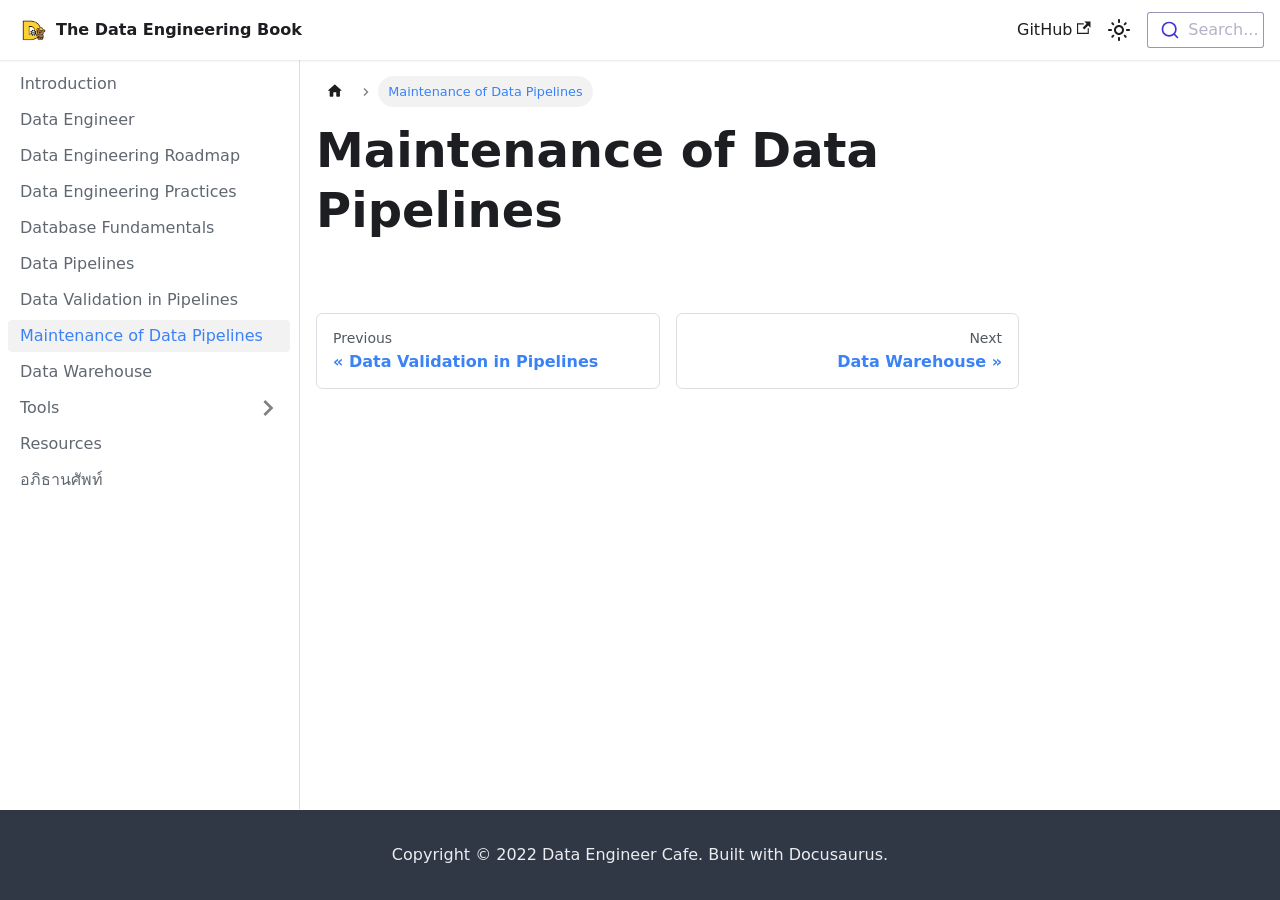
<file: docs/maintenance-of-data-pipelines.html>
<!doctype html>
<html lang="en" dir="ltr" class="docs-wrapper docs-doc-page docs-version-current plugin-docs plugin-id-default docs-doc-id-docs/maintenance-of-data-pipelines">
<head>
<meta charset="UTF-8">
<meta name="generator" content="Docusaurus v2.1.0">
<title data-rh="true">Maintenance of Data Pipelines | The Data Engineering Book</title><meta data-rh="true" name="viewport" content="width=device-width,initial-scale=1"><meta data-rh="true" name="twitter:card" content="summary_large_image"><meta data-rh="true" property="og:url" content="https://www.thedataengineeringbook.online/docs/maintenance-of-data-pipelines"><meta data-rh="true" name="docusaurus_locale" content="en"><meta data-rh="true" name="docsearch:language" content="en"><meta data-rh="true" name="docusaurus_version" content="current"><meta data-rh="true" name="docusaurus_tag" content="docs-default-current"><meta data-rh="true" name="docsearch:version" content="current"><meta data-rh="true" name="docsearch:docusaurus_tag" content="docs-default-current"><meta data-rh="true" property="og:title" content="Maintenance of Data Pipelines | The Data Engineering Book"><link data-rh="true" rel="icon" href="/img/favicon.ico"><link data-rh="true" rel="canonical" href="https://www.thedataengineeringbook.online/docs/maintenance-of-data-pipelines"><link data-rh="true" rel="alternate" href="https://www.thedataengineeringbook.online/docs/maintenance-of-data-pipelines" hreflang="en"><link data-rh="true" rel="alternate" href="https://www.thedataengineeringbook.online/docs/maintenance-of-data-pipelines" hreflang="x-default"><link rel="stylesheet" href="/assets/css/styles.ee4e7479.css">
<link rel="preload" href="/assets/js/runtime~main.ab4cda27.js" as="script">
<link rel="preload" href="/assets/js/main.6d613878.js" as="script">
</head>
<body class="navigation-with-keyboard" data-theme="light">
<script>!function(){function t(t){document.documentElement.setAttribute("data-theme",t)}var e=function(){var t=null;try{t=localStorage.getItem("theme")}catch(t){}return t}();t(null!==e?e:"light")}()</script><div id="__docusaurus">
<div role="region" aria-label="theme.common.skipToMainContent"><a href="#" class="skipToContent_fXgn">Skip to main content</a></div><nav class="navbar navbar--fixed-top"><div class="navbar__inner"><div class="navbar__items"><button aria-label="Navigation bar toggle" class="navbar__toggle clean-btn" type="button" tabindex="0"><svg width="30" height="30" viewBox="0 0 30 30" aria-hidden="true"><path stroke="currentColor" stroke-linecap="round" stroke-miterlimit="10" stroke-width="2" d="M4 7h22M4 15h22M4 23h22"></path></svg></button><a class="navbar__brand" href="/"><div class="navbar__logo"><img src="/img/logo.png" alt="My Site Logo" class="themedImage_ToTc themedImage--light_HNdA"><img src="/img/logo.png" alt="My Site Logo" class="themedImage_ToTc themedImage--dark_i4oU"></div><b class="navbar__title text--truncate">The Data Engineering Book</b></a></div><div class="navbar__items navbar__items--right"><a href="https://github.com/thedataengineeringbook/thedataengineeringbook" target="_blank" rel="noopener noreferrer" class="navbar__item navbar__link">GitHub<svg width="13.5" height="13.5" aria-hidden="true" viewBox="0 0 24 24" class="iconExternalLink_nPIU"><path fill="currentColor" d="M21 13v10h-21v-19h12v2h-10v15h17v-8h2zm3-12h-10.988l4.035 4-6.977 7.07 2.828 2.828 6.977-7.07 4.125 4.172v-11z"></path></svg></a><div class="toggle_vylO colorModeToggle_DEke"><button class="clean-btn toggleButton_gllP toggleButtonDisabled_aARS" type="button" disabled="" title="Switch between dark and light mode (currently light mode)" aria-label="Switch between dark and light mode (currently light mode)"><svg viewBox="0 0 24 24" width="24" height="24" class="lightToggleIcon_pyhR"><path fill="currentColor" d="M12,9c1.65,0,3,1.35,3,3s-1.35,3-3,3s-3-1.35-3-3S10.35,9,12,9 M12,7c-2.76,0-5,2.24-5,5s2.24,5,5,5s5-2.24,5-5 S14.76,7,12,7L12,7z M2,13l2,0c0.55,0,1-0.45,1-1s-0.45-1-1-1l-2,0c-0.55,0-1,0.45-1,1S1.45,13,2,13z M20,13l2,0c0.55,0,1-0.45,1-1 s-0.45-1-1-1l-2,0c-0.55,0-1,0.45-1,1S19.45,13,20,13z M11,2v2c0,0.55,0.45,1,1,1s1-0.45,1-1V2c0-0.55-0.45-1-1-1S11,1.45,11,2z M11,20v2c0,0.55,0.45,1,1,1s1-0.45,1-1v-2c0-0.55-0.45-1-1-1C11.45,19,11,19.45,11,20z M5.99,4.58c-0.39-0.39-1.03-0.39-1.41,0 c-0.39,0.39-0.39,1.03,0,1.41l1.06,1.06c0.39,0.39,1.03,0.39,1.41,0s0.39-1.03,0-1.41L5.99,4.58z M18.36,16.95 c-0.39-0.39-1.03-0.39-1.41,0c-0.39,0.39-0.39,1.03,0,1.41l1.06,1.06c0.39,0.39,1.03,0.39,1.41,0c0.39-0.39,0.39-1.03,0-1.41 L18.36,16.95z M19.42,5.99c0.39-0.39,0.39-1.03,0-1.41c-0.39-0.39-1.03-0.39-1.41,0l-1.06,1.06c-0.39,0.39-0.39,1.03,0,1.41 s1.03,0.39,1.41,0L19.42,5.99z M7.05,18.36c0.39-0.39,0.39-1.03,0-1.41c-0.39-0.39-1.03-0.39-1.41,0l-1.06,1.06 c-0.39,0.39-0.39,1.03,0,1.41s1.03,0.39,1.41,0L7.05,18.36z"></path></svg><svg viewBox="0 0 24 24" width="24" height="24" class="darkToggleIcon_wfgR"><path fill="currentColor" d="M9.37,5.51C9.19,6.15,9.1,6.82,9.1,7.5c0,4.08,3.32,7.4,7.4,7.4c0.68,0,1.35-0.09,1.99-0.27C17.45,17.19,14.93,19,12,19 c-3.86,0-7-3.14-7-7C5,9.07,6.81,6.55,9.37,5.51z M12,3c-4.97,0-9,4.03-9,9s4.03,9,9,9s9-4.03,9-9c0-0.46-0.04-0.92-0.1-1.36 c-0.98,1.37-2.58,2.26-4.4,2.26c-2.98,0-5.4-2.42-5.4-5.4c0-1.81,0.89-3.42,2.26-4.4C12.92,3.04,12.46,3,12,3L12,3z"></path></svg></button></div><div class="searchBox_ZlJk"><div class="dsla-search-wrapper"><div class="dsla-search-field" data-tags="default,docs-default-current"></div></div></div></div></div><div role="presentation" class="navbar-sidebar__backdrop"></div></nav><div class="main-wrapper mainWrapper_z2l0 docsWrapper_BCFX"><button aria-label="Scroll back to top" class="clean-btn theme-back-to-top-button backToTopButton_sjWU" type="button"></button><div class="docPage__5DB"><aside class="theme-doc-sidebar-container docSidebarContainer_b6E3"><div class="sidebar_njMd"><nav class="menu thin-scrollbar menu_SIkG"><ul class="theme-doc-sidebar-menu menu__list"><li class="theme-doc-sidebar-item-link theme-doc-sidebar-item-link-level-1 menu__list-item"><a class="menu__link" href="/">Introduction</a></li><li class="theme-doc-sidebar-item-link theme-doc-sidebar-item-link-level-1 menu__list-item"><a class="menu__link" href="/docs/data-engineer">Data Engineer</a></li><li class="theme-doc-sidebar-item-link theme-doc-sidebar-item-link-level-1 menu__list-item"><a class="menu__link" href="/docs/data-engineering-roadmap">Data Engineering Roadmap</a></li><li class="theme-doc-sidebar-item-link theme-doc-sidebar-item-link-level-1 menu__list-item"><a class="menu__link" href="/docs/data-engineering-practices">Data Engineering Practices</a></li><li class="theme-doc-sidebar-item-link theme-doc-sidebar-item-link-level-1 menu__list-item"><a class="menu__link" href="/docs/database-fundamentals">Database Fundamentals</a></li><li class="theme-doc-sidebar-item-link theme-doc-sidebar-item-link-level-1 menu__list-item"><a class="menu__link" href="/docs/data-pipelines">Data Pipelines</a></li><li class="theme-doc-sidebar-item-link theme-doc-sidebar-item-link-level-1 menu__list-item"><a class="menu__link" href="/docs/data-validation-in-pipelines">Data Validation in Pipelines</a></li><li class="theme-doc-sidebar-item-link theme-doc-sidebar-item-link-level-1 menu__list-item"><a class="menu__link menu__link--active" aria-current="page" href="/docs/maintenance-of-data-pipelines">Maintenance of Data Pipelines</a></li><li class="theme-doc-sidebar-item-link theme-doc-sidebar-item-link-level-1 menu__list-item"><a class="menu__link" href="/docs/data-warehouse">Data Warehouse</a></li><li class="theme-doc-sidebar-item-category theme-doc-sidebar-item-category-level-1 menu__list-item menu__list-item--collapsed"><div class="menu__list-item-collapsible"><a class="menu__link menu__link--sublist menu__link--sublist-caret" aria-expanded="false" href="/docs/tools">Tools</a></div></li><li class="theme-doc-sidebar-item-link theme-doc-sidebar-item-link-level-1 menu__list-item"><a class="menu__link" href="/docs/resources">Resources</a></li><li class="theme-doc-sidebar-item-link theme-doc-sidebar-item-link-level-1 menu__list-item"><a class="menu__link" href="/docs/glossary">อภิธานศัพท์</a></li></ul></nav></div></aside><main class="docMainContainer_gTbr"><div class="container padding-top--md padding-bottom--lg"><div class="row"><div class="col docItemCol_VOVn"><div class="docItemContainer_Djhp"><article><nav class="theme-doc-breadcrumbs breadcrumbsContainer_Z_bl" aria-label="Breadcrumbs"><ul class="breadcrumbs" itemscope="" itemtype="https://schema.org/BreadcrumbList"><li class="breadcrumbs__item"><a aria-label="Home page" class="breadcrumbs__link" href="/"><svg viewBox="0 0 24 24" class="breadcrumbHomeIcon_OVgt"><path d="M10 19v-5h4v5c0 .55.45 1 1 1h3c.55 0 1-.45 1-1v-7h1.7c.46 0 .68-.57.33-.87L12.67 3.6c-.38-.34-.96-.34-1.34 0l-8.36 7.53c-.34.3-.13.87.33.87H5v7c0 .55.45 1 1 1h3c.55 0 1-.45 1-1z" fill="currentColor"></path></svg></a></li><li itemscope="" itemprop="itemListElement" itemtype="https://schema.org/ListItem" class="breadcrumbs__item breadcrumbs__item--active"><span class="breadcrumbs__link" itemprop="name">Maintenance of Data Pipelines</span><meta itemprop="position" content="1"></li></ul></nav><div class="theme-doc-markdown markdown"><header><h1>Maintenance of Data Pipelines</h1></header></div></article><nav class="pagination-nav docusaurus-mt-lg" aria-label="Docs pages navigation"><a class="pagination-nav__link pagination-nav__link--prev" href="/docs/data-validation-in-pipelines"><div class="pagination-nav__sublabel">Previous</div><div class="pagination-nav__label">Data Validation in Pipelines</div></a><a class="pagination-nav__link pagination-nav__link--next" href="/docs/data-warehouse"><div class="pagination-nav__sublabel">Next</div><div class="pagination-nav__label">Data Warehouse</div></a></nav></div></div></div></div></main></div></div><footer class="footer footer--dark"><div class="container container-fluid"><div class="footer__bottom text--center"><div class="footer__copyright">Copyright © 2022 Data Engineer Cafe. Built with Docusaurus.</div></div></div></footer></div>
<script src="/assets/js/runtime~main.ab4cda27.js"></script>
<script src="/assets/js/main.6d613878.js"></script>
</body>
</html>
</file>
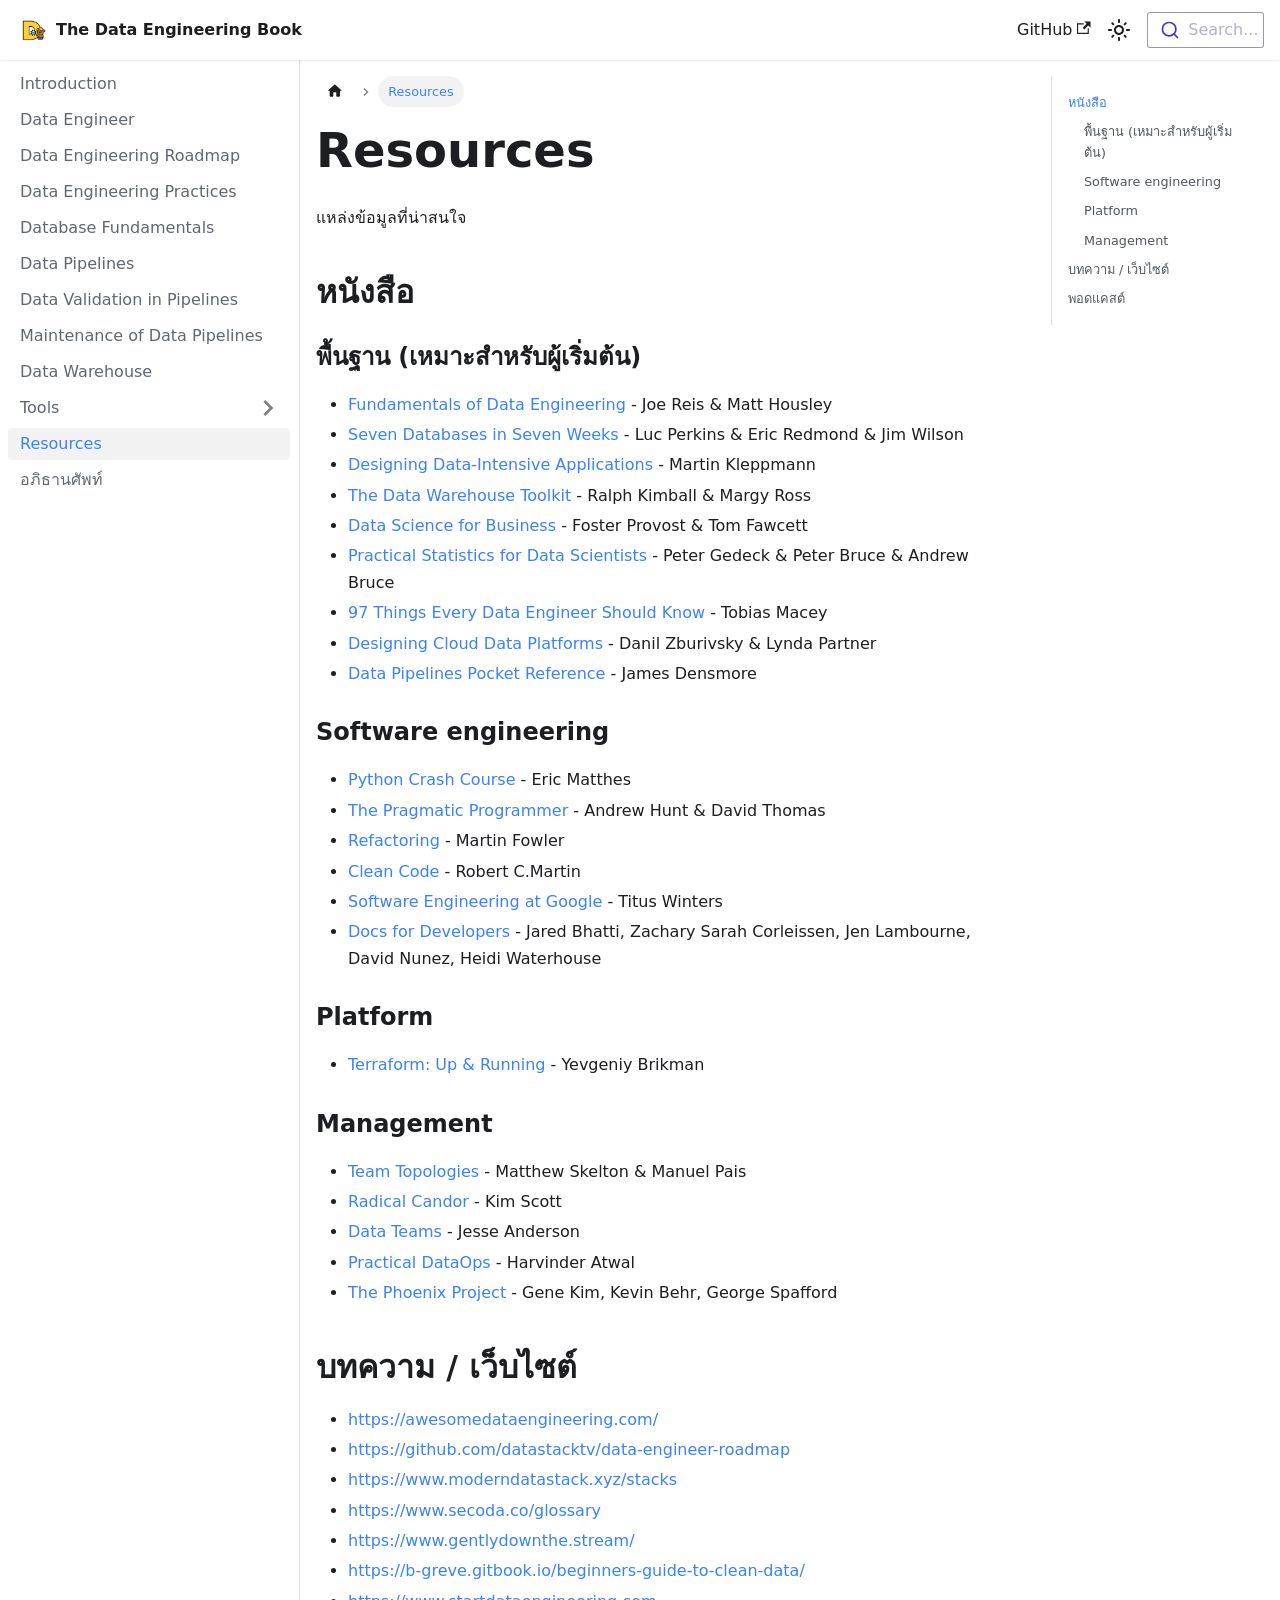
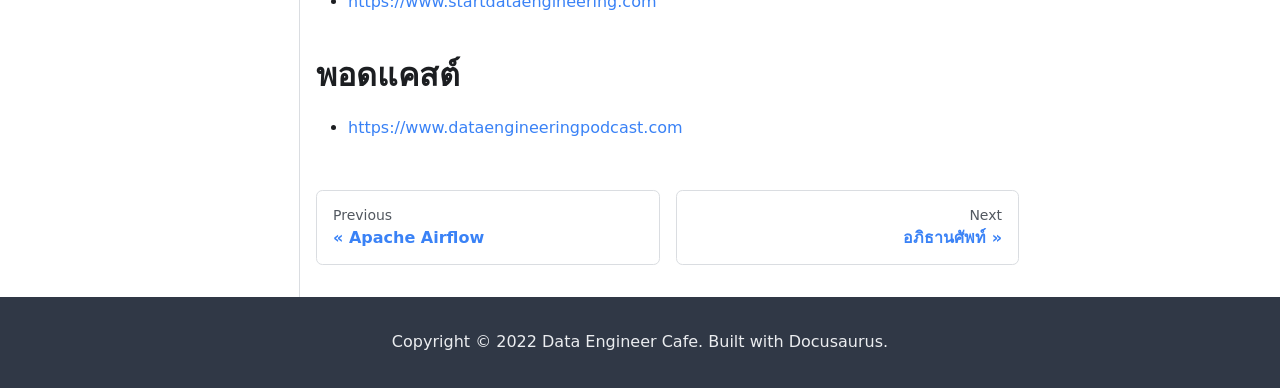
<file: docs/resources.html>
<!doctype html>
<html lang="en" dir="ltr" class="docs-wrapper docs-doc-page docs-version-current plugin-docs plugin-id-default docs-doc-id-docs/resources">
<head>
<meta charset="UTF-8">
<meta name="generator" content="Docusaurus v2.1.0">
<title data-rh="true">Resources | The Data Engineering Book</title><meta data-rh="true" name="viewport" content="width=device-width,initial-scale=1"><meta data-rh="true" name="twitter:card" content="summary_large_image"><meta data-rh="true" property="og:url" content="https://www.thedataengineeringbook.online/docs/resources"><meta data-rh="true" name="docusaurus_locale" content="en"><meta data-rh="true" name="docsearch:language" content="en"><meta data-rh="true" name="docusaurus_version" content="current"><meta data-rh="true" name="docusaurus_tag" content="docs-default-current"><meta data-rh="true" name="docsearch:version" content="current"><meta data-rh="true" name="docsearch:docusaurus_tag" content="docs-default-current"><meta data-rh="true" property="og:title" content="Resources | The Data Engineering Book"><meta data-rh="true" name="description" content="แหล่งข้อมูลที่น่าสนใจ"><meta data-rh="true" property="og:description" content="แหล่งข้อมูลที่น่าสนใจ"><link data-rh="true" rel="icon" href="/img/favicon.ico"><link data-rh="true" rel="canonical" href="https://www.thedataengineeringbook.online/docs/resources"><link data-rh="true" rel="alternate" href="https://www.thedataengineeringbook.online/docs/resources" hreflang="en"><link data-rh="true" rel="alternate" href="https://www.thedataengineeringbook.online/docs/resources" hreflang="x-default"><link rel="stylesheet" href="/assets/css/styles.ee4e7479.css">
<link rel="preload" href="/assets/js/runtime~main.ab4cda27.js" as="script">
<link rel="preload" href="/assets/js/main.6d613878.js" as="script">
</head>
<body class="navigation-with-keyboard" data-theme="light">
<script>!function(){function t(t){document.documentElement.setAttribute("data-theme",t)}var e=function(){var t=null;try{t=localStorage.getItem("theme")}catch(t){}return t}();t(null!==e?e:"light")}()</script><div id="__docusaurus">
<div role="region" aria-label="theme.common.skipToMainContent"><a href="#" class="skipToContent_fXgn">Skip to main content</a></div><nav class="navbar navbar--fixed-top"><div class="navbar__inner"><div class="navbar__items"><button aria-label="Navigation bar toggle" class="navbar__toggle clean-btn" type="button" tabindex="0"><svg width="30" height="30" viewBox="0 0 30 30" aria-hidden="true"><path stroke="currentColor" stroke-linecap="round" stroke-miterlimit="10" stroke-width="2" d="M4 7h22M4 15h22M4 23h22"></path></svg></button><a class="navbar__brand" href="/"><div class="navbar__logo"><img src="/img/logo.png" alt="My Site Logo" class="themedImage_ToTc themedImage--light_HNdA"><img src="/img/logo.png" alt="My Site Logo" class="themedImage_ToTc themedImage--dark_i4oU"></div><b class="navbar__title text--truncate">The Data Engineering Book</b></a></div><div class="navbar__items navbar__items--right"><a href="https://github.com/thedataengineeringbook/thedataengineeringbook" target="_blank" rel="noopener noreferrer" class="navbar__item navbar__link">GitHub<svg width="13.5" height="13.5" aria-hidden="true" viewBox="0 0 24 24" class="iconExternalLink_nPIU"><path fill="currentColor" d="M21 13v10h-21v-19h12v2h-10v15h17v-8h2zm3-12h-10.988l4.035 4-6.977 7.07 2.828 2.828 6.977-7.07 4.125 4.172v-11z"></path></svg></a><div class="toggle_vylO colorModeToggle_DEke"><button class="clean-btn toggleButton_gllP toggleButtonDisabled_aARS" type="button" disabled="" title="Switch between dark and light mode (currently light mode)" aria-label="Switch between dark and light mode (currently light mode)"><svg viewBox="0 0 24 24" width="24" height="24" class="lightToggleIcon_pyhR"><path fill="currentColor" d="M12,9c1.65,0,3,1.35,3,3s-1.35,3-3,3s-3-1.35-3-3S10.35,9,12,9 M12,7c-2.76,0-5,2.24-5,5s2.24,5,5,5s5-2.24,5-5 S14.76,7,12,7L12,7z M2,13l2,0c0.55,0,1-0.45,1-1s-0.45-1-1-1l-2,0c-0.55,0-1,0.45-1,1S1.45,13,2,13z M20,13l2,0c0.55,0,1-0.45,1-1 s-0.45-1-1-1l-2,0c-0.55,0-1,0.45-1,1S19.45,13,20,13z M11,2v2c0,0.55,0.45,1,1,1s1-0.45,1-1V2c0-0.55-0.45-1-1-1S11,1.45,11,2z M11,20v2c0,0.55,0.45,1,1,1s1-0.45,1-1v-2c0-0.55-0.45-1-1-1C11.45,19,11,19.45,11,20z M5.99,4.58c-0.39-0.39-1.03-0.39-1.41,0 c-0.39,0.39-0.39,1.03,0,1.41l1.06,1.06c0.39,0.39,1.03,0.39,1.41,0s0.39-1.03,0-1.41L5.99,4.58z M18.36,16.95 c-0.39-0.39-1.03-0.39-1.41,0c-0.39,0.39-0.39,1.03,0,1.41l1.06,1.06c0.39,0.39,1.03,0.39,1.41,0c0.39-0.39,0.39-1.03,0-1.41 L18.36,16.95z M19.42,5.99c0.39-0.39,0.39-1.03,0-1.41c-0.39-0.39-1.03-0.39-1.41,0l-1.06,1.06c-0.39,0.39-0.39,1.03,0,1.41 s1.03,0.39,1.41,0L19.42,5.99z M7.05,18.36c0.39-0.39,0.39-1.03,0-1.41c-0.39-0.39-1.03-0.39-1.41,0l-1.06,1.06 c-0.39,0.39-0.39,1.03,0,1.41s1.03,0.39,1.41,0L7.05,18.36z"></path></svg><svg viewBox="0 0 24 24" width="24" height="24" class="darkToggleIcon_wfgR"><path fill="currentColor" d="M9.37,5.51C9.19,6.15,9.1,6.82,9.1,7.5c0,4.08,3.32,7.4,7.4,7.4c0.68,0,1.35-0.09,1.99-0.27C17.45,17.19,14.93,19,12,19 c-3.86,0-7-3.14-7-7C5,9.07,6.81,6.55,9.37,5.51z M12,3c-4.97,0-9,4.03-9,9s4.03,9,9,9s9-4.03,9-9c0-0.46-0.04-0.92-0.1-1.36 c-0.98,1.37-2.58,2.26-4.4,2.26c-2.98,0-5.4-2.42-5.4-5.4c0-1.81,0.89-3.42,2.26-4.4C12.92,3.04,12.46,3,12,3L12,3z"></path></svg></button></div><div class="searchBox_ZlJk"><div class="dsla-search-wrapper"><div class="dsla-search-field" data-tags="default,docs-default-current"></div></div></div></div></div><div role="presentation" class="navbar-sidebar__backdrop"></div></nav><div class="main-wrapper mainWrapper_z2l0 docsWrapper_BCFX"><button aria-label="Scroll back to top" class="clean-btn theme-back-to-top-button backToTopButton_sjWU" type="button"></button><div class="docPage__5DB"><aside class="theme-doc-sidebar-container docSidebarContainer_b6E3"><div class="sidebar_njMd"><nav class="menu thin-scrollbar menu_SIkG"><ul class="theme-doc-sidebar-menu menu__list"><li class="theme-doc-sidebar-item-link theme-doc-sidebar-item-link-level-1 menu__list-item"><a class="menu__link" href="/">Introduction</a></li><li class="theme-doc-sidebar-item-link theme-doc-sidebar-item-link-level-1 menu__list-item"><a class="menu__link" href="/docs/data-engineer">Data Engineer</a></li><li class="theme-doc-sidebar-item-link theme-doc-sidebar-item-link-level-1 menu__list-item"><a class="menu__link" href="/docs/data-engineering-roadmap">Data Engineering Roadmap</a></li><li class="theme-doc-sidebar-item-link theme-doc-sidebar-item-link-level-1 menu__list-item"><a class="menu__link" href="/docs/data-engineering-practices">Data Engineering Practices</a></li><li class="theme-doc-sidebar-item-link theme-doc-sidebar-item-link-level-1 menu__list-item"><a class="menu__link" href="/docs/database-fundamentals">Database Fundamentals</a></li><li class="theme-doc-sidebar-item-link theme-doc-sidebar-item-link-level-1 menu__list-item"><a class="menu__link" href="/docs/data-pipelines">Data Pipelines</a></li><li class="theme-doc-sidebar-item-link theme-doc-sidebar-item-link-level-1 menu__list-item"><a class="menu__link" href="/docs/data-validation-in-pipelines">Data Validation in Pipelines</a></li><li class="theme-doc-sidebar-item-link theme-doc-sidebar-item-link-level-1 menu__list-item"><a class="menu__link" href="/docs/maintenance-of-data-pipelines">Maintenance of Data Pipelines</a></li><li class="theme-doc-sidebar-item-link theme-doc-sidebar-item-link-level-1 menu__list-item"><a class="menu__link" href="/docs/data-warehouse">Data Warehouse</a></li><li class="theme-doc-sidebar-item-category theme-doc-sidebar-item-category-level-1 menu__list-item menu__list-item--collapsed"><div class="menu__list-item-collapsible"><a class="menu__link menu__link--sublist menu__link--sublist-caret" aria-expanded="false" href="/docs/tools">Tools</a></div></li><li class="theme-doc-sidebar-item-link theme-doc-sidebar-item-link-level-1 menu__list-item"><a class="menu__link menu__link--active" aria-current="page" href="/docs/resources">Resources</a></li><li class="theme-doc-sidebar-item-link theme-doc-sidebar-item-link-level-1 menu__list-item"><a class="menu__link" href="/docs/glossary">อภิธานศัพท์</a></li></ul></nav></div></aside><main class="docMainContainer_gTbr"><div class="container padding-top--md padding-bottom--lg"><div class="row"><div class="col docItemCol_VOVn"><div class="docItemContainer_Djhp"><article><nav class="theme-doc-breadcrumbs breadcrumbsContainer_Z_bl" aria-label="Breadcrumbs"><ul class="breadcrumbs" itemscope="" itemtype="https://schema.org/BreadcrumbList"><li class="breadcrumbs__item"><a aria-label="Home page" class="breadcrumbs__link" href="/"><svg viewBox="0 0 24 24" class="breadcrumbHomeIcon_OVgt"><path d="M10 19v-5h4v5c0 .55.45 1 1 1h3c.55 0 1-.45 1-1v-7h1.7c.46 0 .68-.57.33-.87L12.67 3.6c-.38-.34-.96-.34-1.34 0l-8.36 7.53c-.34.3-.13.87.33.87H5v7c0 .55.45 1 1 1h3c.55 0 1-.45 1-1z" fill="currentColor"></path></svg></a></li><li itemscope="" itemprop="itemListElement" itemtype="https://schema.org/ListItem" class="breadcrumbs__item breadcrumbs__item--active"><span class="breadcrumbs__link" itemprop="name">Resources</span><meta itemprop="position" content="1"></li></ul></nav><div class="tocCollapsible_ETCw theme-doc-toc-mobile tocMobile_ITEo"><button type="button" class="clean-btn tocCollapsibleButton_TO0P">On this page</button></div><div class="theme-doc-markdown markdown"><header><h1>Resources</h1></header><p>แหล่งข้อมูลที่น่าสนใจ</p><h2 class="anchor anchorWithStickyNavbar_LWe7" id="หนังสือ">หนังสือ<a class="hash-link" href="#หนังสือ" title="Direct link to heading">​</a></h2><h3 class="anchor anchorWithStickyNavbar_LWe7" id="พื้นฐาน-เหมาะสำหรับผู้เริ่มต้น">พื้นฐาน (เหมาะสำหรับผู้เริ่มต้น)<a class="hash-link" href="#พื้นฐาน-เหมาะสำหรับผู้เริ่มต้น" title="Direct link to heading">​</a></h3><ul><li><a href="https://www.amazon.com/Fundamentals-Data-Engineering-Robust-Systems/dp/1098108302" target="_blank" rel="noopener noreferrer">Fundamentals of Data Engineering</a> - Joe Reis &amp; Matt Housley</li><li><a href="https://www.amazon.com/Seven-Databases-Weeks-Modern-Movement/dp/1680502530/" target="_blank" rel="noopener noreferrer">Seven Databases in Seven Weeks</a> - Luc Perkins &amp; Eric Redmond &amp; Jim Wilson</li><li><a href="https://www.amazon.com/Designing-Data-Intensive-Applications-Reliable-Maintainable/dp/1449373321/" target="_blank" rel="noopener noreferrer">Designing Data-Intensive Applications</a> - Martin Kleppmann</li><li><a href="https://www.amazon.com/Data-Warehouse-Toolkit-Definitive-Dimensional/dp/1118530802/" target="_blank" rel="noopener noreferrer">The Data Warehouse Toolkit</a> - Ralph Kimball &amp; Margy Ross</li><li><a href="https://www.amazon.com/Data-Science-Business-Data-Analytic-Thinking-ebook/dp/B00E6EQ3X4/" target="_blank" rel="noopener noreferrer">Data Science for Business</a> - Foster Provost &amp; Tom Fawcett</li><li><a href="https://www.amazon.com/Practical-Statistics-Data-Scientists-Essential/dp/149207294X/" target="_blank" rel="noopener noreferrer">Practical Statistics for Data Scientists</a> - Peter Gedeck &amp; Peter Bruce &amp; Andrew Bruce</li><li><a href="https://www.amazon.com/Things-Every-Data-Engineer-Should/dp/1492062413/" target="_blank" rel="noopener noreferrer">97 Things Every Data Engineer Should Know</a> - Tobias Macey</li><li><a href="https://www.amazon.com/Designing-Cloud-Platforms-Danil-Zburivsky/dp/1617296449/" target="_blank" rel="noopener noreferrer">Designing Cloud Data Platforms</a> - Danil Zburivsky &amp; Lynda Partner</li><li><a href="https://www.amazon.com/Data-Pipelines-Pocket-Reference-Processing/dp/1492087831/" target="_blank" rel="noopener noreferrer">Data Pipelines Pocket Reference</a> - James Densmore</li></ul><h3 class="anchor anchorWithStickyNavbar_LWe7" id="software-engineering">Software engineering<a class="hash-link" href="#software-engineering" title="Direct link to heading">​</a></h3><ul><li><a href="https://www.amazon.com/Python-Crash-Course-2nd-Edition/dp/1593279280/" target="_blank" rel="noopener noreferrer">Python Crash Course</a> - Eric Matthes</li><li><a href="https://www.amazon.com/Pragmatic-Programmer-Journeyman-Master/dp/020161622X/" target="_blank" rel="noopener noreferrer">The Pragmatic Programmer</a> - Andrew Hunt &amp; David Thomas</li><li><a href="https://www.amazon.com/gp/product/0134757599/" target="_blank" rel="noopener noreferrer">Refactoring</a> - Martin Fowler</li><li><a href="https://www.amazon.com/Clean-Code-Handbook-Software-Craftsmanship/dp/0132350882/" target="_blank" rel="noopener noreferrer">Clean Code</a> - Robert C.Martin</li><li><a href="https://www.amazon.com/Software-Engineering-Google-Lessons-Programming/dp/1492082791/" target="_blank" rel="noopener noreferrer">Software Engineering at Google</a> - Titus Winters</li><li><a href="https://www.amazon.com/dp/1484272161/" target="_blank" rel="noopener noreferrer">Docs for Developers</a> - Jared Bhatti, Zachary Sarah Corleissen, Jen Lambourne, David Nunez, Heidi Waterhouse</li></ul><h3 class="anchor anchorWithStickyNavbar_LWe7" id="platform">Platform<a class="hash-link" href="#platform" title="Direct link to heading">​</a></h3><ul><li><a href="https://www.amazon.com/Terraform-Running-Writing-Infrastructure-Code/dp/1098116747/" target="_blank" rel="noopener noreferrer">Terraform: Up &amp; Running</a> - Yevgeniy Brikman</li></ul><h3 class="anchor anchorWithStickyNavbar_LWe7" id="management">Management<a class="hash-link" href="#management" title="Direct link to heading">​</a></h3><ul><li><a href="https://www.amazon.com/Team-Topologies-Organizing-Business-Technology/dp/1942788819/" target="_blank" rel="noopener noreferrer">Team Topologies</a> - Matthew Skelton &amp; Manuel Pais</li><li><a href="https://www.amazon.com/Radical-Candor-What-Want-Saying-ebook/dp/B01LW1LESC/" target="_blank" rel="noopener noreferrer">Radical Candor</a> - Kim Scott</li><li><a href="https://www.amazon.com/Data-Teams-Management-Successful-Data-Focused/dp/1484262271/" target="_blank" rel="noopener noreferrer">Data Teams</a> - Jesse Anderson</li><li><a href="https://www.amazon.com/Practical-DataOps-Delivering-Agile-Science/dp/1484251032/" target="_blank" rel="noopener noreferrer">Practical DataOps</a> - Harvinder Atwal</li><li><a href="https://www.amazon.com/Phoenix-Project-DevOps-Helping-Business-ebook/dp/B078Y98RG8/" target="_blank" rel="noopener noreferrer">The Phoenix Project</a> - Gene Kim, Kevin Behr, George Spafford</li></ul><h2 class="anchor anchorWithStickyNavbar_LWe7" id="บทความ--เว็บไซต์">บทความ / เว็บไซต์<a class="hash-link" href="#บทความ--เว็บไซต์" title="Direct link to heading">​</a></h2><ul><li><a href="https://awesomedataengineering.com/" target="_blank" rel="noopener noreferrer">https://awesomedataengineering.com/</a></li><li><a href="https://github.com/datastacktv/data-engineer-roadmap" target="_blank" rel="noopener noreferrer">https://github.com/datastacktv/data-engineer-roadmap</a></li><li><a href="https://www.moderndatastack.xyz/stacks" target="_blank" rel="noopener noreferrer">https://www.moderndatastack.xyz/stacks</a></li><li><a href="https://www.secoda.co/glossary" target="_blank" rel="noopener noreferrer">https://www.secoda.co/glossary</a></li><li><a href="https://www.gentlydownthe.stream/" target="_blank" rel="noopener noreferrer">https://www.gentlydownthe.stream/</a></li><li><a href="https://b-greve.gitbook.io/beginners-guide-to-clean-data/" target="_blank" rel="noopener noreferrer">https://b-greve.gitbook.io/beginners-guide-to-clean-data/</a></li><li><a href="https://www.startdataengineering.com" target="_blank" rel="noopener noreferrer">https://www.startdataengineering.com</a></li></ul><h2 class="anchor anchorWithStickyNavbar_LWe7" id="พอดแคสต์">พอดแคสต์<a class="hash-link" href="#พอดแคสต์" title="Direct link to heading">​</a></h2><ul><li><a href="https://www.dataengineeringpodcast.com" target="_blank" rel="noopener noreferrer">https://www.dataengineeringpodcast.com</a></li></ul></div></article><nav class="pagination-nav docusaurus-mt-lg" aria-label="Docs pages navigation"><a class="pagination-nav__link pagination-nav__link--prev" href="/docs/apache-airflow"><div class="pagination-nav__sublabel">Previous</div><div class="pagination-nav__label">Apache Airflow</div></a><a class="pagination-nav__link pagination-nav__link--next" href="/docs/glossary"><div class="pagination-nav__sublabel">Next</div><div class="pagination-nav__label">อภิธานศัพท์</div></a></nav></div></div><div class="col col--3"><div class="tableOfContents_bqdL thin-scrollbar theme-doc-toc-desktop"><ul class="table-of-contents table-of-contents__left-border"><li><a href="#หนังสือ" class="table-of-contents__link toc-highlight">หนังสือ</a><ul><li><a href="#พื้นฐาน-เหมาะสำหรับผู้เริ่มต้น" class="table-of-contents__link toc-highlight">พื้นฐาน (เหมาะสำหรับผู้เริ่มต้น)</a></li><li><a href="#software-engineering" class="table-of-contents__link toc-highlight">Software engineering</a></li><li><a href="#platform" class="table-of-contents__link toc-highlight">Platform</a></li><li><a href="#management" class="table-of-contents__link toc-highlight">Management</a></li></ul></li><li><a href="#บทความ--เว็บไซต์" class="table-of-contents__link toc-highlight">บทความ / เว็บไซต์</a></li><li><a href="#พอดแคสต์" class="table-of-contents__link toc-highlight">พอดแคสต์</a></li></ul></div></div></div></div></main></div></div><footer class="footer footer--dark"><div class="container container-fluid"><div class="footer__bottom text--center"><div class="footer__copyright">Copyright © 2022 Data Engineer Cafe. Built with Docusaurus.</div></div></div></footer></div>
<script src="/assets/js/runtime~main.ab4cda27.js"></script>
<script src="/assets/js/main.6d613878.js"></script>
</body>
</html>
</file>
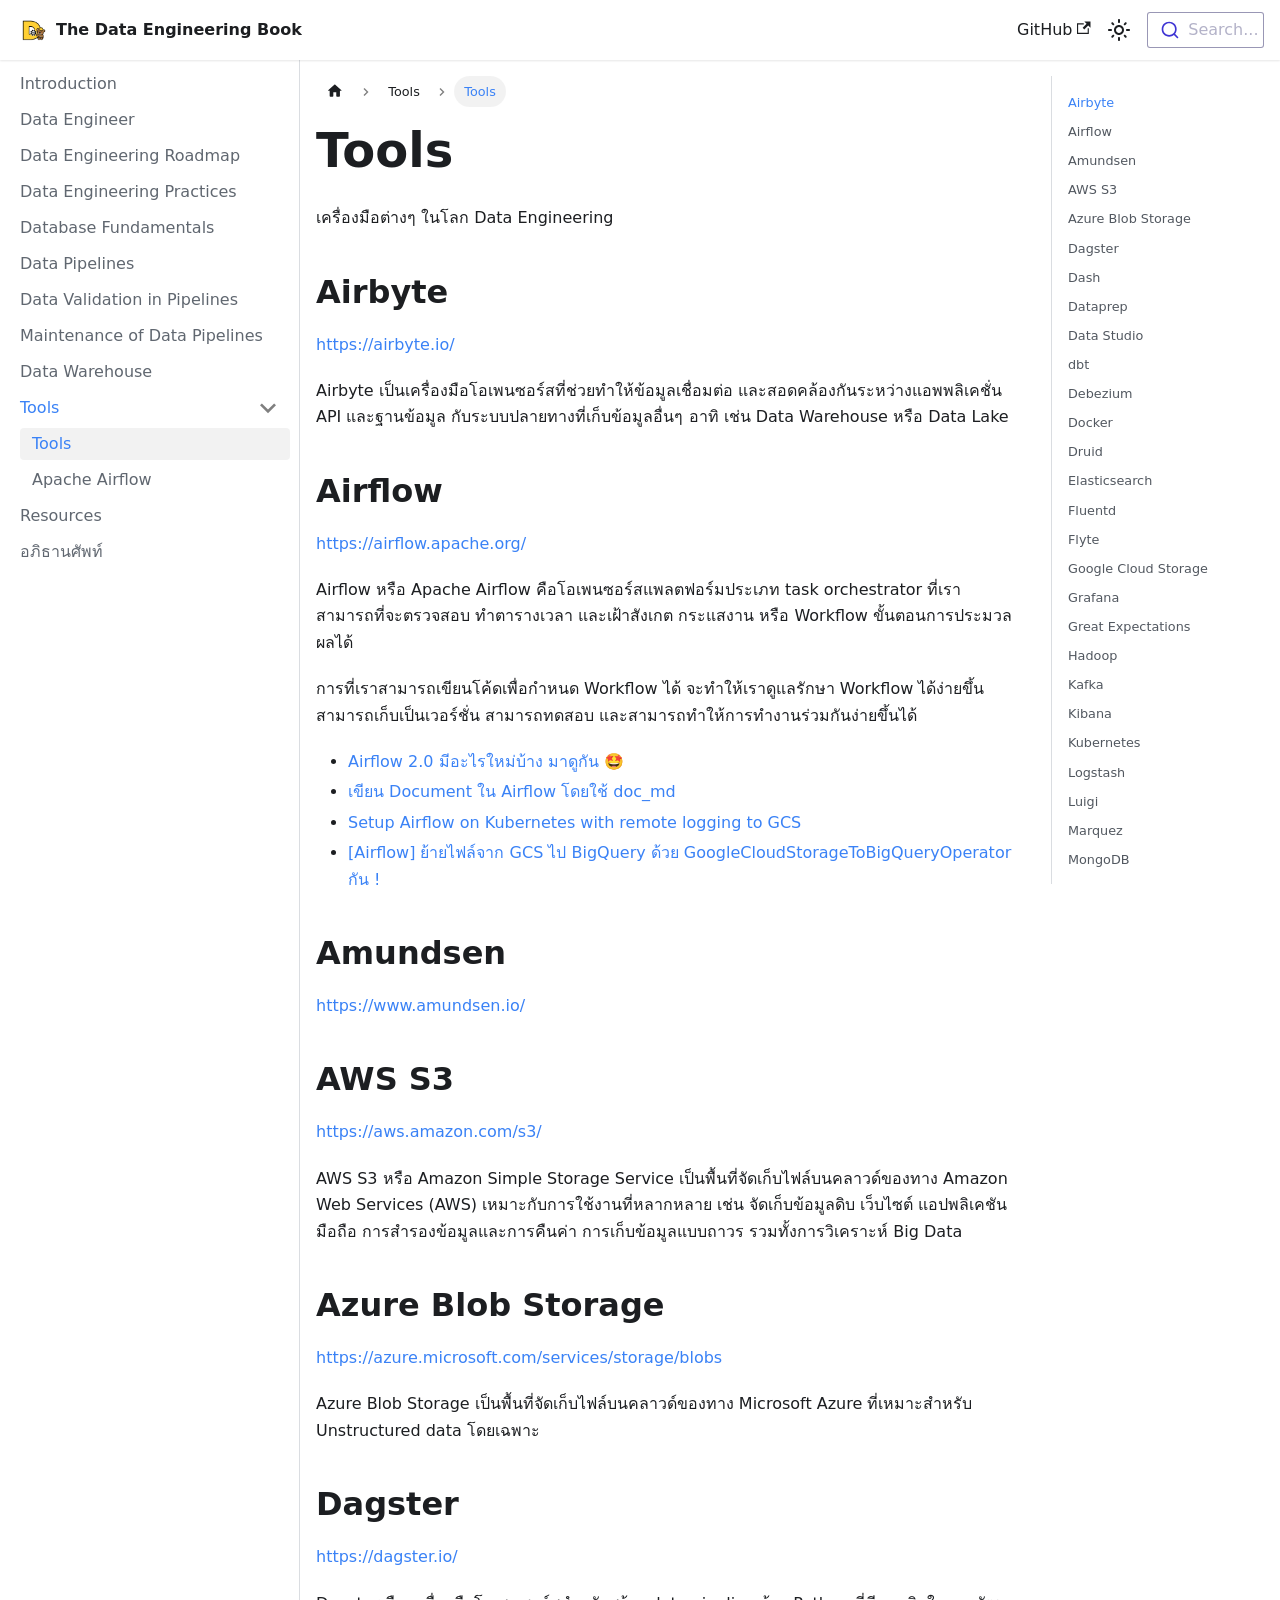
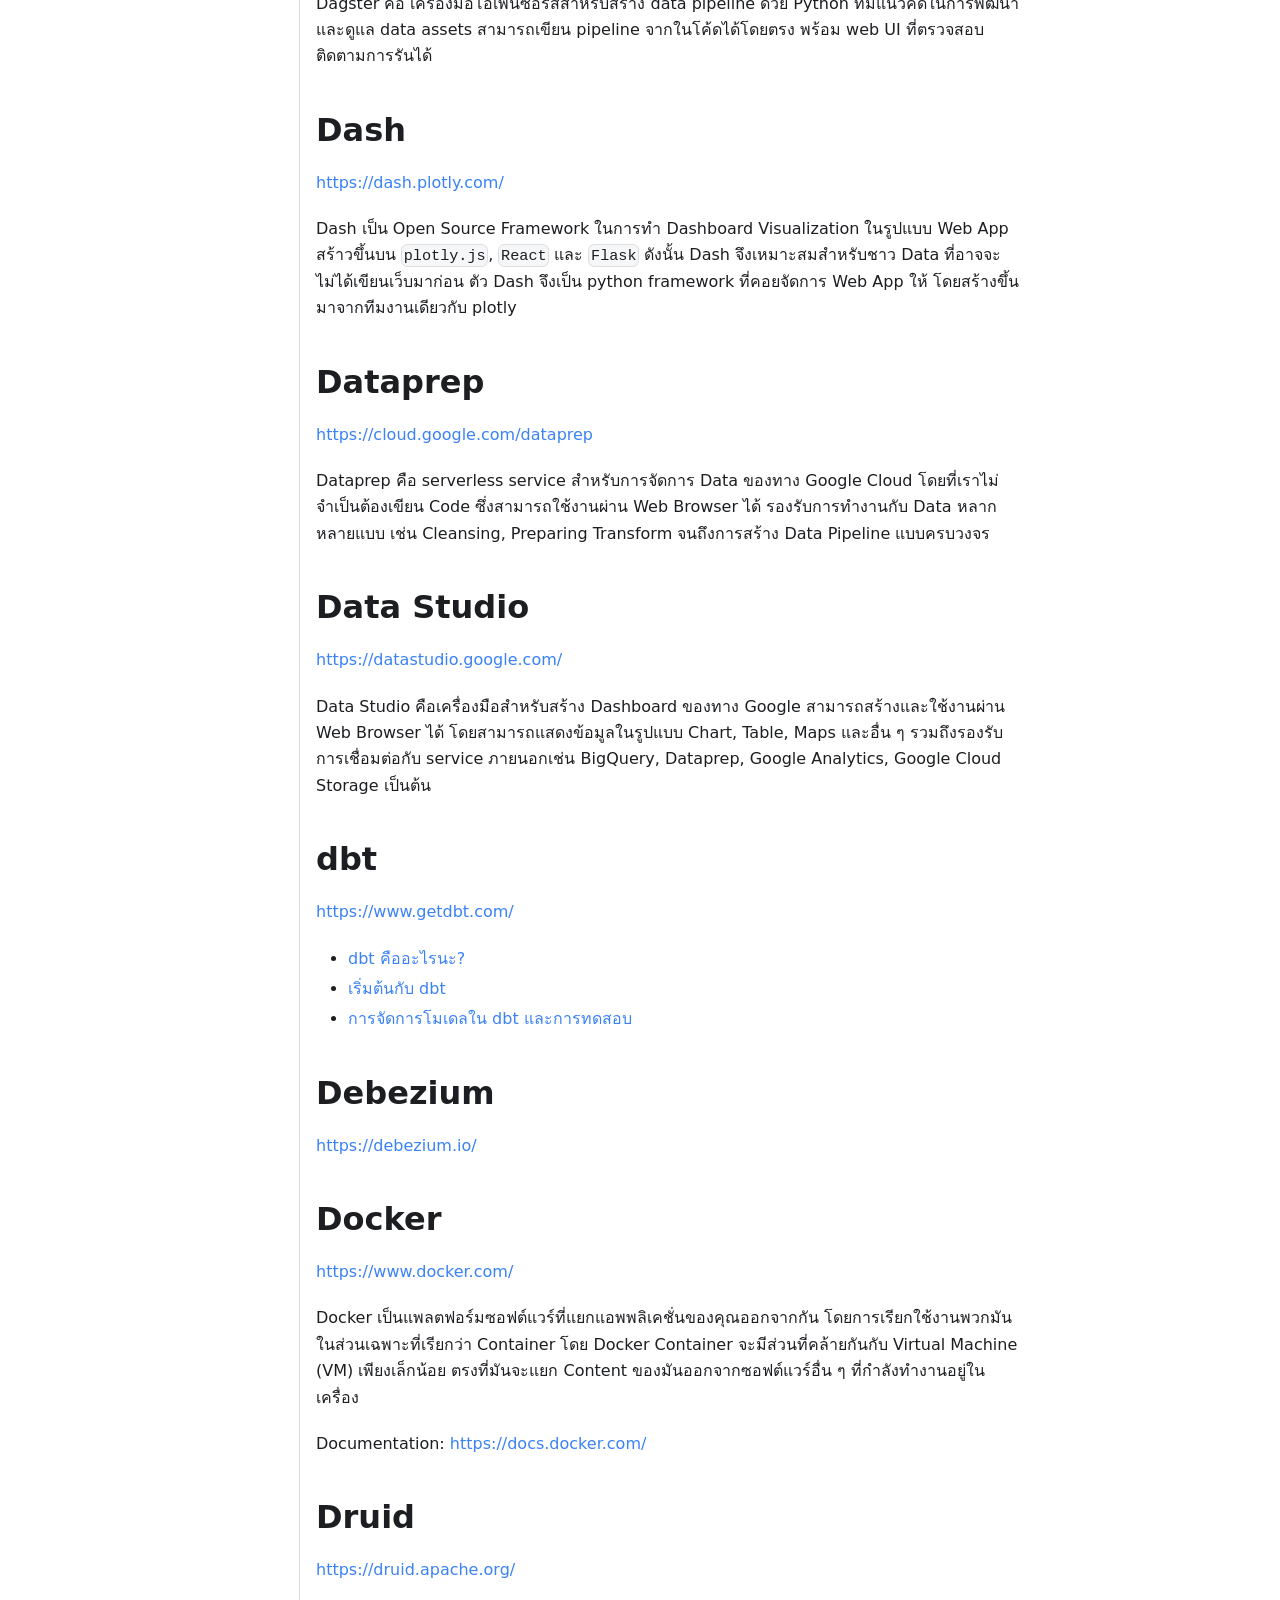
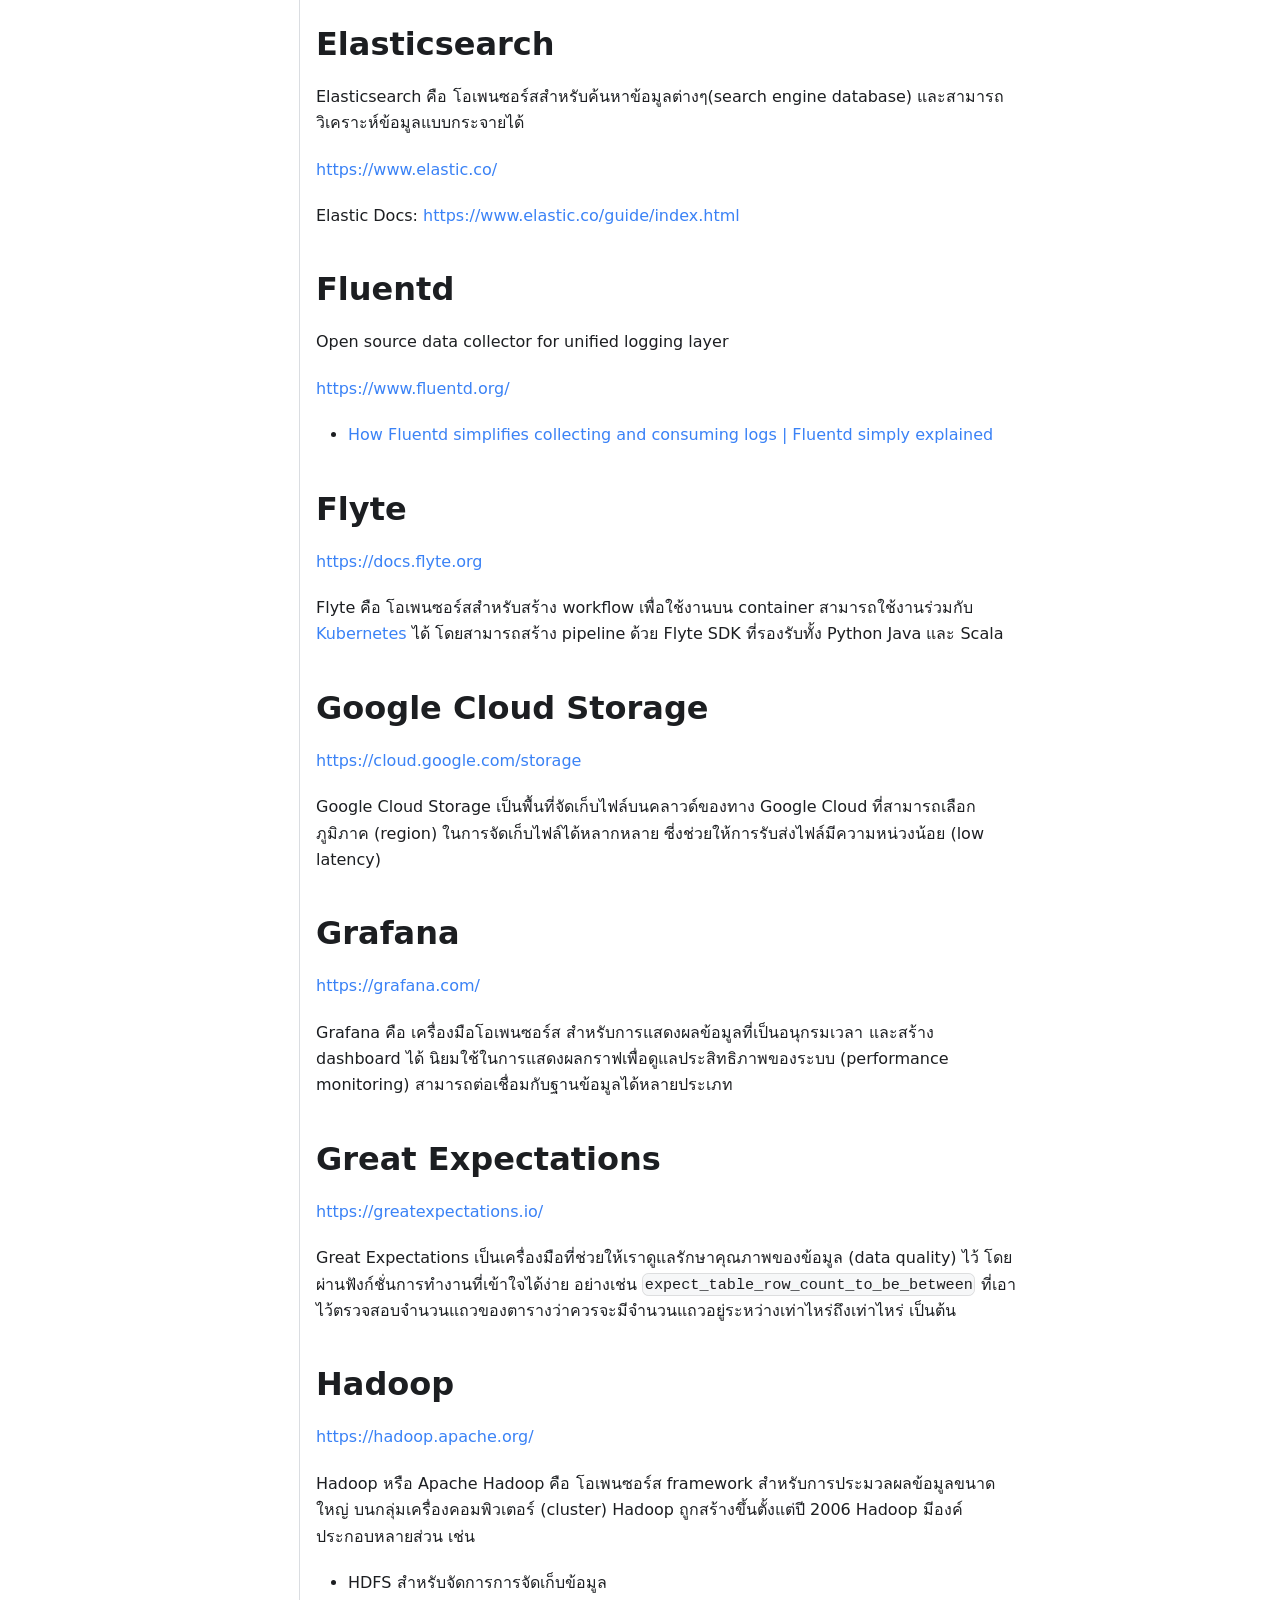
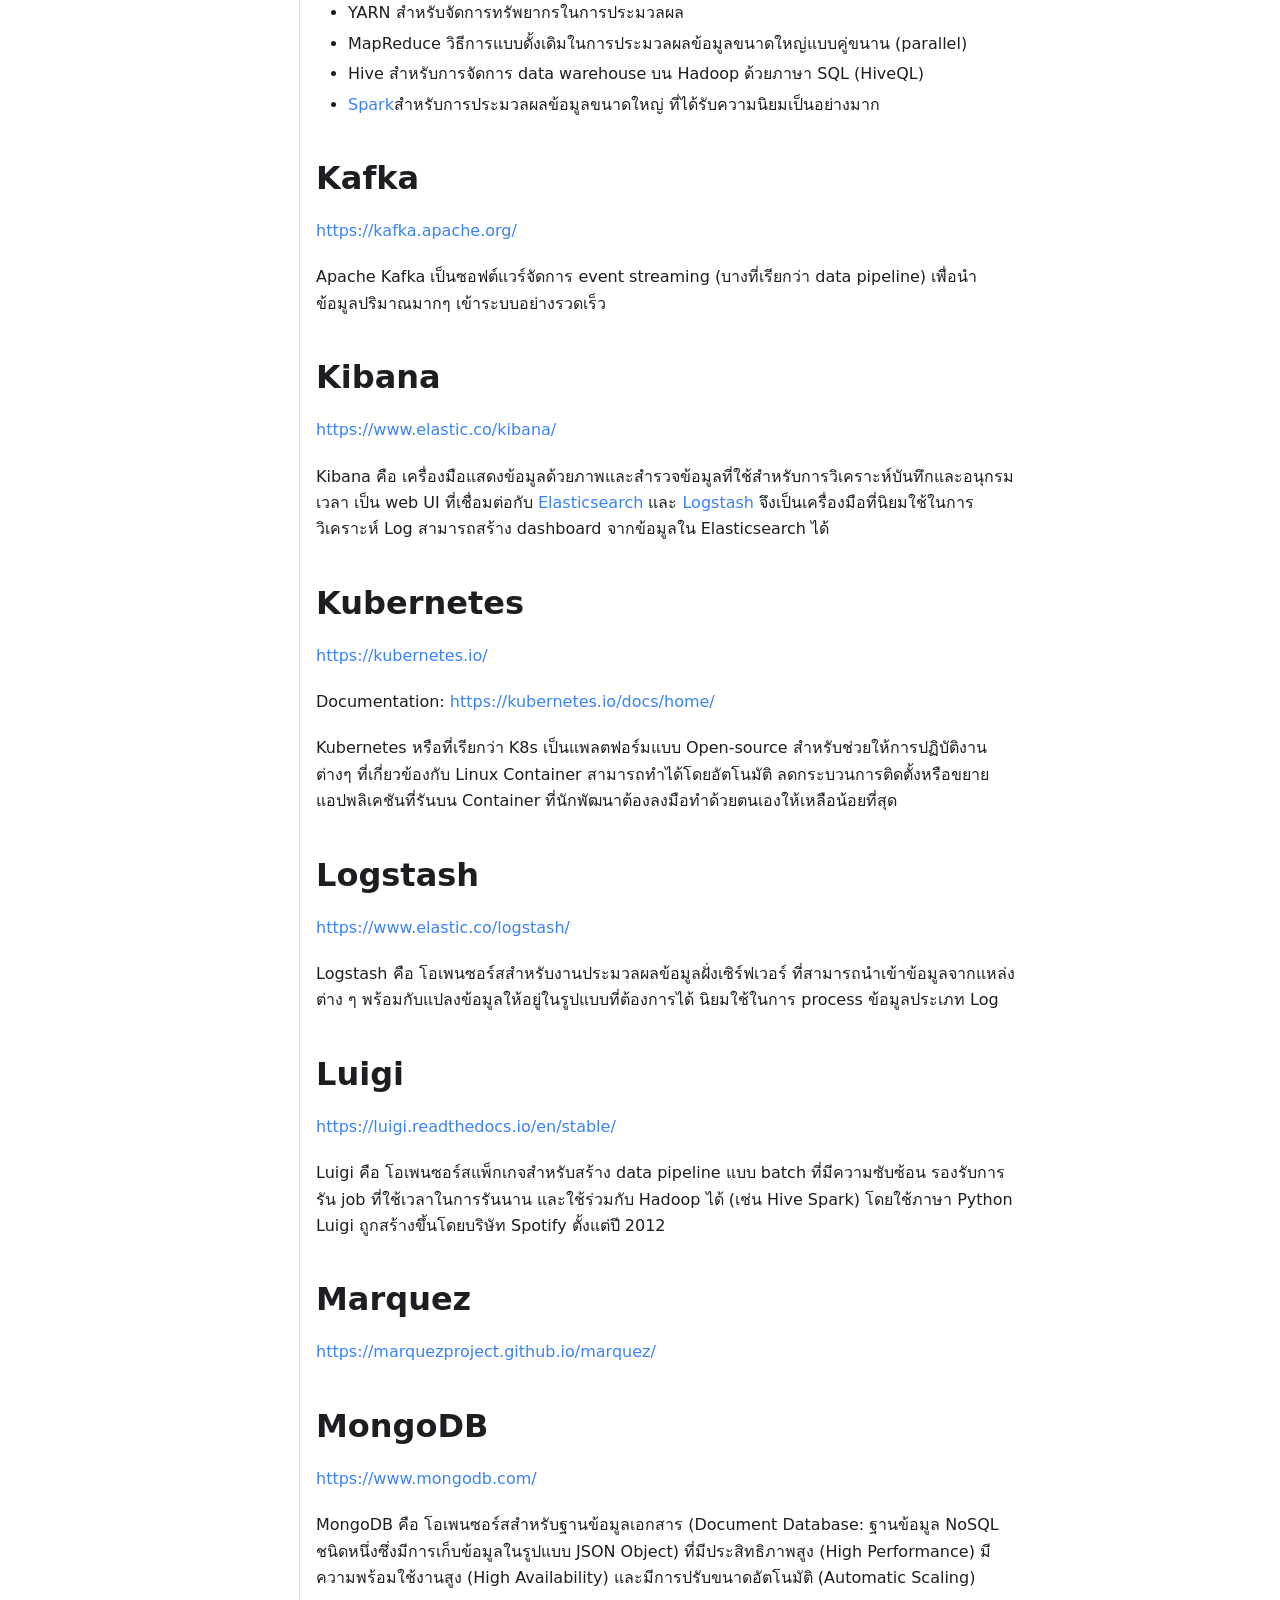
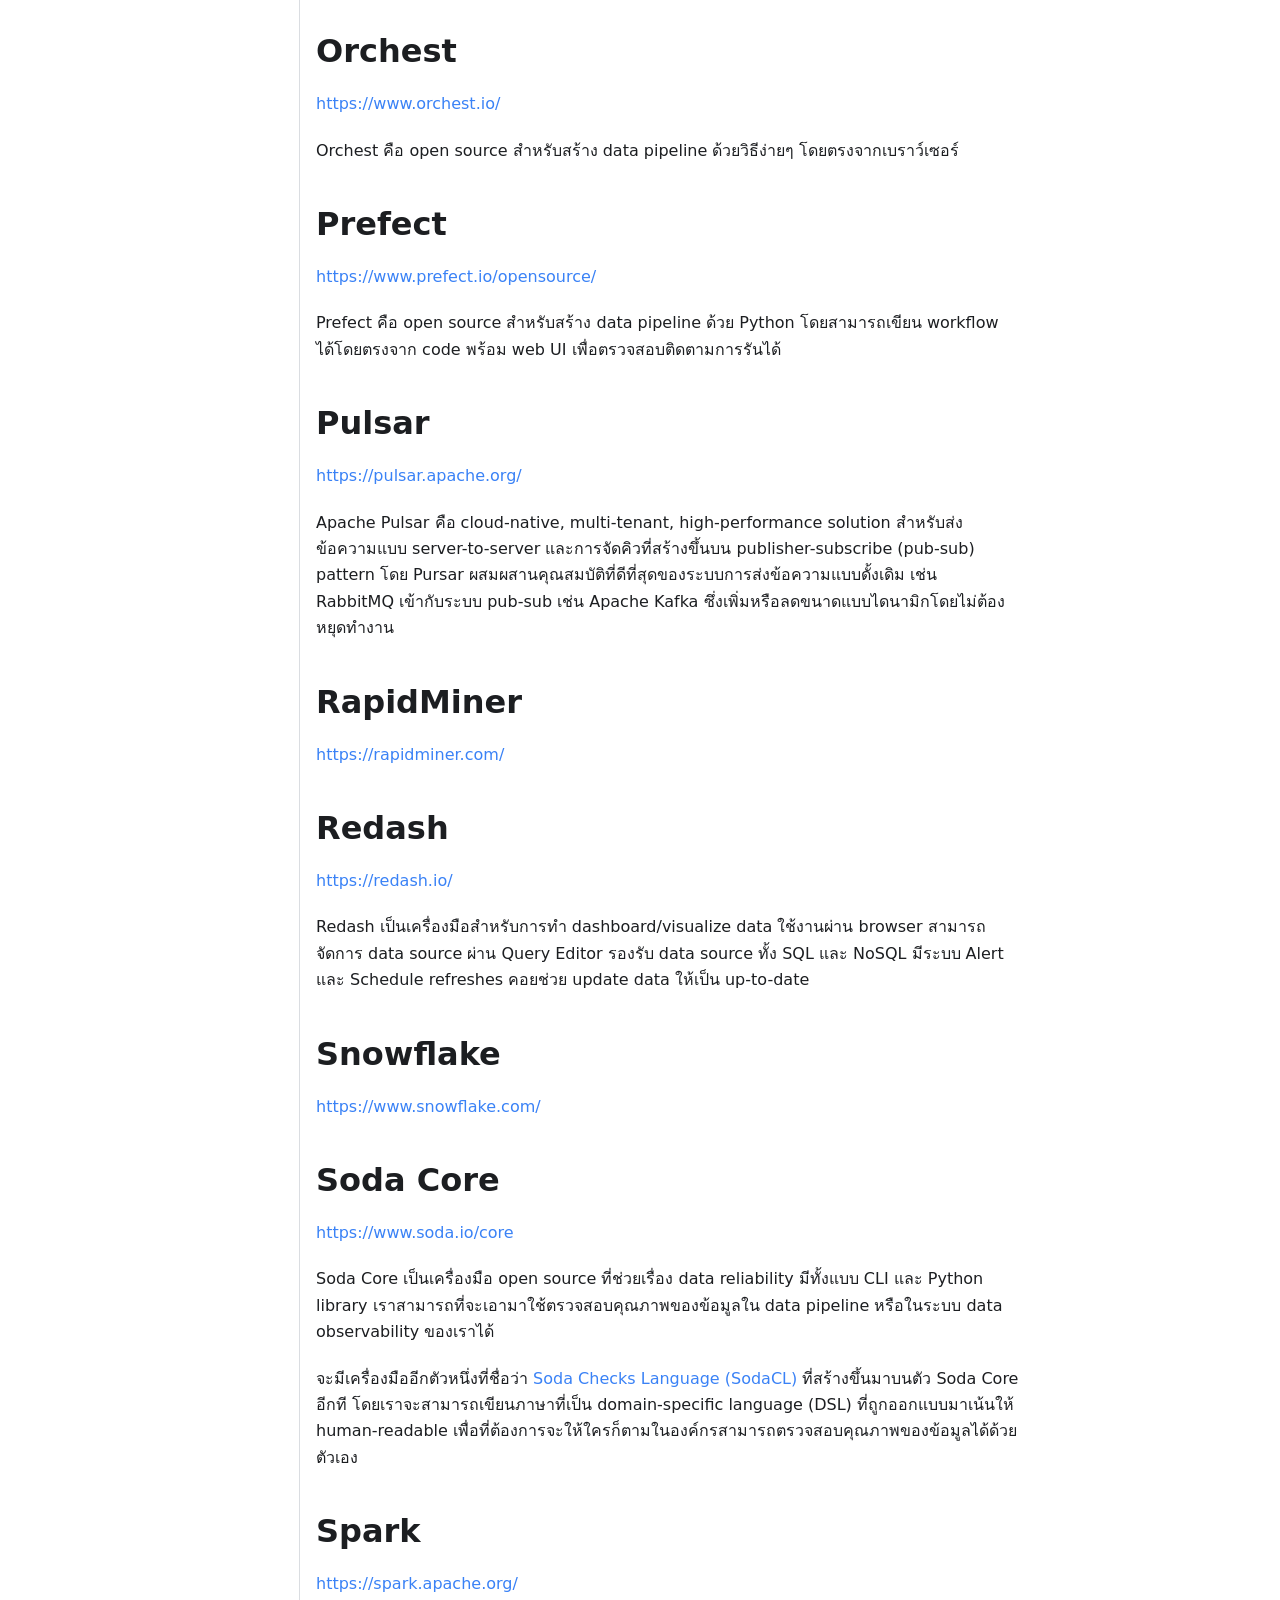
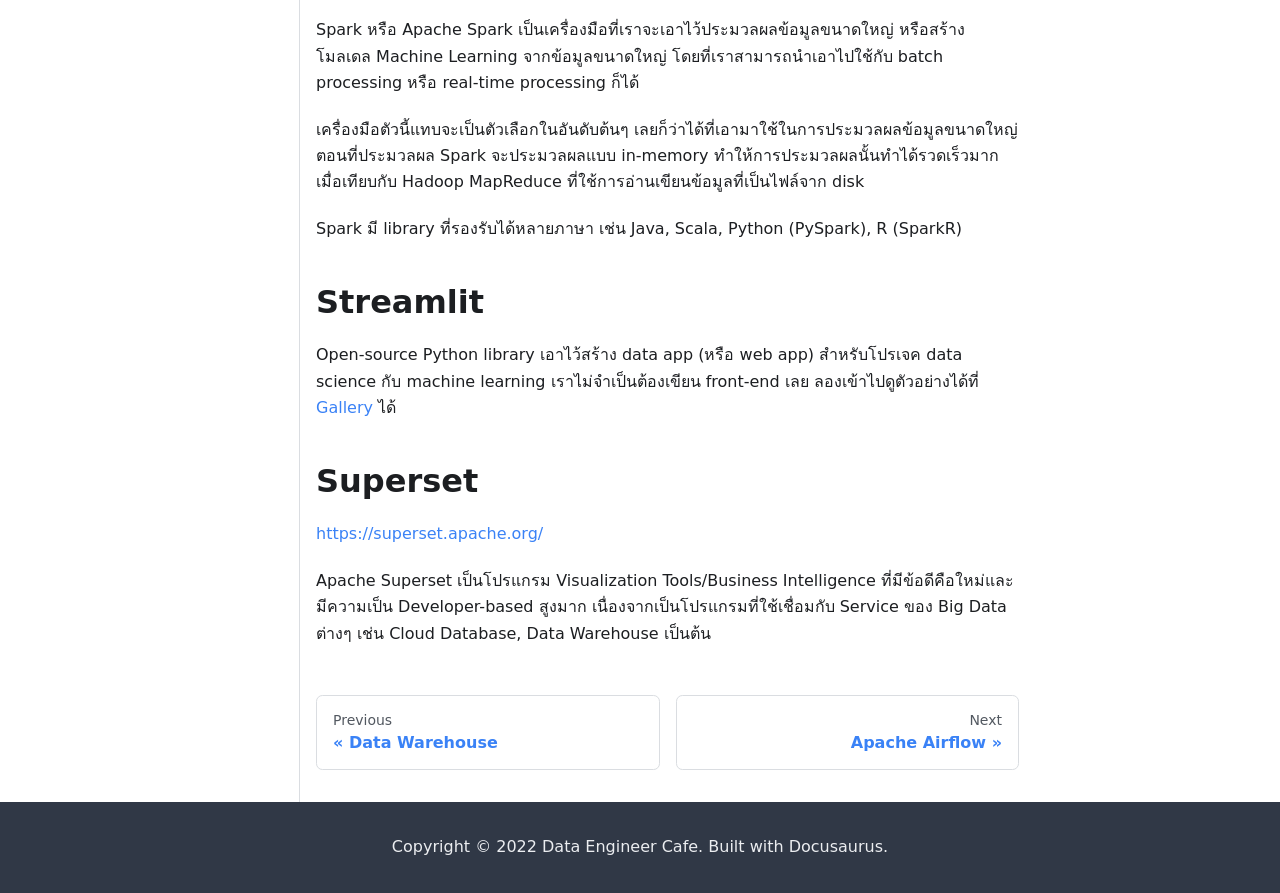
<file: docs/tools.html>
<!doctype html>
<html lang="en" dir="ltr" class="docs-wrapper docs-doc-page docs-version-current plugin-docs plugin-id-default docs-doc-id-docs/tools">
<head>
<meta charset="UTF-8">
<meta name="generator" content="Docusaurus v2.1.0">
<title data-rh="true">Tools | The Data Engineering Book</title><meta data-rh="true" name="viewport" content="width=device-width,initial-scale=1"><meta data-rh="true" name="twitter:card" content="summary_large_image"><meta data-rh="true" property="og:url" content="https://www.thedataengineeringbook.online/docs/tools"><meta data-rh="true" name="docusaurus_locale" content="en"><meta data-rh="true" name="docsearch:language" content="en"><meta data-rh="true" name="docusaurus_version" content="current"><meta data-rh="true" name="docusaurus_tag" content="docs-default-current"><meta data-rh="true" name="docsearch:version" content="current"><meta data-rh="true" name="docsearch:docusaurus_tag" content="docs-default-current"><meta data-rh="true" property="og:title" content="Tools | The Data Engineering Book"><meta data-rh="true" name="description" content="เครื่องมือต่างๆ ในโลก Data Engineering"><meta data-rh="true" property="og:description" content="เครื่องมือต่างๆ ในโลก Data Engineering"><link data-rh="true" rel="icon" href="/img/favicon.ico"><link data-rh="true" rel="canonical" href="https://www.thedataengineeringbook.online/docs/tools"><link data-rh="true" rel="alternate" href="https://www.thedataengineeringbook.online/docs/tools" hreflang="en"><link data-rh="true" rel="alternate" href="https://www.thedataengineeringbook.online/docs/tools" hreflang="x-default"><link rel="stylesheet" href="/assets/css/styles.ee4e7479.css">
<link rel="preload" href="/assets/js/runtime~main.ab4cda27.js" as="script">
<link rel="preload" href="/assets/js/main.6d613878.js" as="script">
</head>
<body class="navigation-with-keyboard" data-theme="light">
<script>!function(){function t(t){document.documentElement.setAttribute("data-theme",t)}var e=function(){var t=null;try{t=localStorage.getItem("theme")}catch(t){}return t}();t(null!==e?e:"light")}()</script><div id="__docusaurus">
<div role="region" aria-label="theme.common.skipToMainContent"><a href="#" class="skipToContent_fXgn">Skip to main content</a></div><nav class="navbar navbar--fixed-top"><div class="navbar__inner"><div class="navbar__items"><button aria-label="Navigation bar toggle" class="navbar__toggle clean-btn" type="button" tabindex="0"><svg width="30" height="30" viewBox="0 0 30 30" aria-hidden="true"><path stroke="currentColor" stroke-linecap="round" stroke-miterlimit="10" stroke-width="2" d="M4 7h22M4 15h22M4 23h22"></path></svg></button><a class="navbar__brand" href="/"><div class="navbar__logo"><img src="/img/logo.png" alt="My Site Logo" class="themedImage_ToTc themedImage--light_HNdA"><img src="/img/logo.png" alt="My Site Logo" class="themedImage_ToTc themedImage--dark_i4oU"></div><b class="navbar__title text--truncate">The Data Engineering Book</b></a></div><div class="navbar__items navbar__items--right"><a href="https://github.com/thedataengineeringbook/thedataengineeringbook" target="_blank" rel="noopener noreferrer" class="navbar__item navbar__link">GitHub<svg width="13.5" height="13.5" aria-hidden="true" viewBox="0 0 24 24" class="iconExternalLink_nPIU"><path fill="currentColor" d="M21 13v10h-21v-19h12v2h-10v15h17v-8h2zm3-12h-10.988l4.035 4-6.977 7.07 2.828 2.828 6.977-7.07 4.125 4.172v-11z"></path></svg></a><div class="toggle_vylO colorModeToggle_DEke"><button class="clean-btn toggleButton_gllP toggleButtonDisabled_aARS" type="button" disabled="" title="Switch between dark and light mode (currently light mode)" aria-label="Switch between dark and light mode (currently light mode)"><svg viewBox="0 0 24 24" width="24" height="24" class="lightToggleIcon_pyhR"><path fill="currentColor" d="M12,9c1.65,0,3,1.35,3,3s-1.35,3-3,3s-3-1.35-3-3S10.35,9,12,9 M12,7c-2.76,0-5,2.24-5,5s2.24,5,5,5s5-2.24,5-5 S14.76,7,12,7L12,7z M2,13l2,0c0.55,0,1-0.45,1-1s-0.45-1-1-1l-2,0c-0.55,0-1,0.45-1,1S1.45,13,2,13z M20,13l2,0c0.55,0,1-0.45,1-1 s-0.45-1-1-1l-2,0c-0.55,0-1,0.45-1,1S19.45,13,20,13z M11,2v2c0,0.55,0.45,1,1,1s1-0.45,1-1V2c0-0.55-0.45-1-1-1S11,1.45,11,2z M11,20v2c0,0.55,0.45,1,1,1s1-0.45,1-1v-2c0-0.55-0.45-1-1-1C11.45,19,11,19.45,11,20z M5.99,4.58c-0.39-0.39-1.03-0.39-1.41,0 c-0.39,0.39-0.39,1.03,0,1.41l1.06,1.06c0.39,0.39,1.03,0.39,1.41,0s0.39-1.03,0-1.41L5.99,4.58z M18.36,16.95 c-0.39-0.39-1.03-0.39-1.41,0c-0.39,0.39-0.39,1.03,0,1.41l1.06,1.06c0.39,0.39,1.03,0.39,1.41,0c0.39-0.39,0.39-1.03,0-1.41 L18.36,16.95z M19.42,5.99c0.39-0.39,0.39-1.03,0-1.41c-0.39-0.39-1.03-0.39-1.41,0l-1.06,1.06c-0.39,0.39-0.39,1.03,0,1.41 s1.03,0.39,1.41,0L19.42,5.99z M7.05,18.36c0.39-0.39,0.39-1.03,0-1.41c-0.39-0.39-1.03-0.39-1.41,0l-1.06,1.06 c-0.39,0.39-0.39,1.03,0,1.41s1.03,0.39,1.41,0L7.05,18.36z"></path></svg><svg viewBox="0 0 24 24" width="24" height="24" class="darkToggleIcon_wfgR"><path fill="currentColor" d="M9.37,5.51C9.19,6.15,9.1,6.82,9.1,7.5c0,4.08,3.32,7.4,7.4,7.4c0.68,0,1.35-0.09,1.99-0.27C17.45,17.19,14.93,19,12,19 c-3.86,0-7-3.14-7-7C5,9.07,6.81,6.55,9.37,5.51z M12,3c-4.97,0-9,4.03-9,9s4.03,9,9,9s9-4.03,9-9c0-0.46-0.04-0.92-0.1-1.36 c-0.98,1.37-2.58,2.26-4.4,2.26c-2.98,0-5.4-2.42-5.4-5.4c0-1.81,0.89-3.42,2.26-4.4C12.92,3.04,12.46,3,12,3L12,3z"></path></svg></button></div><div class="searchBox_ZlJk"><div class="dsla-search-wrapper"><div class="dsla-search-field" data-tags="default,docs-default-current"></div></div></div></div></div><div role="presentation" class="navbar-sidebar__backdrop"></div></nav><div class="main-wrapper mainWrapper_z2l0 docsWrapper_BCFX"><button aria-label="Scroll back to top" class="clean-btn theme-back-to-top-button backToTopButton_sjWU" type="button"></button><div class="docPage__5DB"><aside class="theme-doc-sidebar-container docSidebarContainer_b6E3"><div class="sidebar_njMd"><nav class="menu thin-scrollbar menu_SIkG"><ul class="theme-doc-sidebar-menu menu__list"><li class="theme-doc-sidebar-item-link theme-doc-sidebar-item-link-level-1 menu__list-item"><a class="menu__link" href="/">Introduction</a></li><li class="theme-doc-sidebar-item-link theme-doc-sidebar-item-link-level-1 menu__list-item"><a class="menu__link" href="/docs/data-engineer">Data Engineer</a></li><li class="theme-doc-sidebar-item-link theme-doc-sidebar-item-link-level-1 menu__list-item"><a class="menu__link" href="/docs/data-engineering-roadmap">Data Engineering Roadmap</a></li><li class="theme-doc-sidebar-item-link theme-doc-sidebar-item-link-level-1 menu__list-item"><a class="menu__link" href="/docs/data-engineering-practices">Data Engineering Practices</a></li><li class="theme-doc-sidebar-item-link theme-doc-sidebar-item-link-level-1 menu__list-item"><a class="menu__link" href="/docs/database-fundamentals">Database Fundamentals</a></li><li class="theme-doc-sidebar-item-link theme-doc-sidebar-item-link-level-1 menu__list-item"><a class="menu__link" href="/docs/data-pipelines">Data Pipelines</a></li><li class="theme-doc-sidebar-item-link theme-doc-sidebar-item-link-level-1 menu__list-item"><a class="menu__link" href="/docs/data-validation-in-pipelines">Data Validation in Pipelines</a></li><li class="theme-doc-sidebar-item-link theme-doc-sidebar-item-link-level-1 menu__list-item"><a class="menu__link" href="/docs/maintenance-of-data-pipelines">Maintenance of Data Pipelines</a></li><li class="theme-doc-sidebar-item-link theme-doc-sidebar-item-link-level-1 menu__list-item"><a class="menu__link" href="/docs/data-warehouse">Data Warehouse</a></li><li class="theme-doc-sidebar-item-category theme-doc-sidebar-item-category-level-1 menu__list-item"><div class="menu__list-item-collapsible"><a class="menu__link menu__link--sublist menu__link--sublist-caret menu__link--active" aria-expanded="true" href="/docs/tools">Tools</a></div><ul style="display:block;overflow:visible;height:auto" class="menu__list"><li class="theme-doc-sidebar-item-link theme-doc-sidebar-item-link-level-2 menu__list-item"><a class="menu__link menu__link--active" aria-current="page" tabindex="0" href="/docs/tools">Tools</a></li><li class="theme-doc-sidebar-item-link theme-doc-sidebar-item-link-level-2 menu__list-item"><a class="menu__link" tabindex="0" href="/docs/apache-airflow">Apache Airflow</a></li></ul></li><li class="theme-doc-sidebar-item-link theme-doc-sidebar-item-link-level-1 menu__list-item"><a class="menu__link" href="/docs/resources">Resources</a></li><li class="theme-doc-sidebar-item-link theme-doc-sidebar-item-link-level-1 menu__list-item"><a class="menu__link" href="/docs/glossary">อภิธานศัพท์</a></li></ul></nav></div></aside><main class="docMainContainer_gTbr"><div class="container padding-top--md padding-bottom--lg"><div class="row"><div class="col docItemCol_VOVn"><div class="docItemContainer_Djhp"><article><nav class="theme-doc-breadcrumbs breadcrumbsContainer_Z_bl" aria-label="Breadcrumbs"><ul class="breadcrumbs" itemscope="" itemtype="https://schema.org/BreadcrumbList"><li class="breadcrumbs__item"><a aria-label="Home page" class="breadcrumbs__link" href="/"><svg viewBox="0 0 24 24" class="breadcrumbHomeIcon_OVgt"><path d="M10 19v-5h4v5c0 .55.45 1 1 1h3c.55 0 1-.45 1-1v-7h1.7c.46 0 .68-.57.33-.87L12.67 3.6c-.38-.34-.96-.34-1.34 0l-8.36 7.53c-.34.3-.13.87.33.87H5v7c0 .55.45 1 1 1h3c.55 0 1-.45 1-1z" fill="currentColor"></path></svg></a></li><li class="breadcrumbs__item"><span class="breadcrumbs__link">Tools</span><meta itemprop="position" content="1"></li><li itemscope="" itemprop="itemListElement" itemtype="https://schema.org/ListItem" class="breadcrumbs__item breadcrumbs__item--active"><span class="breadcrumbs__link" itemprop="name">Tools</span><meta itemprop="position" content="2"></li></ul></nav><div class="tocCollapsible_ETCw theme-doc-toc-mobile tocMobile_ITEo"><button type="button" class="clean-btn tocCollapsibleButton_TO0P">On this page</button></div><div class="theme-doc-markdown markdown"><header><h1>Tools</h1></header><p>เครื่องมือต่างๆ ในโลก Data Engineering</p><h2 class="anchor anchorWithStickyNavbar_LWe7" id="airbyte">Airbyte<a class="hash-link" href="#airbyte" title="Direct link to heading">​</a></h2><p><a href="https://airbyte.io/" target="_blank" rel="noopener noreferrer">https://airbyte.io/</a></p><p>Airbyte เป็นเครื่องมือโอเพนซอร์สที่ช่วยทำให้ข้อมูลเชื่อมต่อ และสอดคล้องกันระหว่างแอพพลิเคชั่น API
และฐานข้อมูล กับระบบปลายทางที่เก็บข้อมูลอื่นๆ อาทิ เช่น Data Warehouse หรือ Data Lake</p><h2 class="anchor anchorWithStickyNavbar_LWe7" id="airflow">Airflow<a class="hash-link" href="#airflow" title="Direct link to heading">​</a></h2><p><a href="https://airflow.apache.org/" target="_blank" rel="noopener noreferrer">https://airflow.apache.org/</a></p><p>Airflow หรือ Apache Airflow คือโอเพนซอร์สแพลตฟอร์มประเภท task orchestrator ที่เราสามารถที่จะตรวจสอบ ทำตารางเวลา และเฝ้าสังเกต กระแสงาน หรือ Workflow ขั้นตอนการประมวลผลได้</p><p>การที่เราสามารถเขียนโค้ดเพื่อกำหนด Workflow ได้ จะทำให้เราดูแลรักษา Workflow ได้ง่ายขึ้น สามารถเก็บเป็นเวอร์ชั่น สามารถทดสอบ
และสามารถทำให้การทำงานร่วมกันง่ายขึ้นได้</p><ul><li><a href="https://medium.com/odds-team/airflow-2-0-%E0%B8%A1%E0%B8%B5%E0%B8%AD%E0%B8%B0%E0%B9%84%E0%B8%A3%E0%B9%83%E0%B8%AB%E0%B8%A1%E0%B9%88%E0%B8%9A%E0%B9%89%E0%B8%B2%E0%B8%87-%E0%B8%A1%E0%B8%B2%E0%B8%94%E0%B8%B9%E0%B8%81%E0%B8%B1%E0%B8%99-362aa07472ba" target="_blank" rel="noopener noreferrer">Airflow 2.0 มีอะไรใหม่บ้าง มาดูกัน 🤩</a></li><li><a href="https://medium.com/pyconth/%E0%B9%80%E0%B8%82%E0%B8%B5%E0%B8%A2%E0%B8%99-document-%E0%B9%83%E0%B8%99-airflow-%E0%B9%82%E0%B8%94%E0%B8%A2%E0%B9%83%E0%B8%8A%E0%B9%89-doc-md-e2a29b489f7b" target="_blank" rel="noopener noreferrer">เขียน Document ใน Airflow โดยใช้ doc_md</a></li><li><a href="https://mesodiar.com/setup-airflow-on-kubernetes-with-remote-logging-to-gcs-bf7869642b4c" target="_blank" rel="noopener noreferrer">Setup Airflow on Kubernetes with remote logging to GCS</a></li><li><a href="https://medium.com/mils-blog/airflow-%E0%B8%A2%E0%B9%89%E0%B8%B2%E0%B8%A2%E0%B9%84%E0%B8%9F%E0%B8%A5%E0%B9%8C%E0%B8%88%E0%B8%B2%E0%B8%81-gcs-%E0%B9%84%E0%B8%9B-bigquery-%E0%B8%94%E0%B9%89%E0%B8%A7%E0%B8%A2-googlecloudstoragetobigqueryoperator-%E0%B8%81%E0%B8%B1%E0%B8%99-221f8d9b65c0" target="_blank" rel="noopener noreferrer">[Airflow] ย้ายไฟล์จาก GCS ไป BigQuery ด้วย GoogleCloudStorageToBigQueryOperator กัน !</a></li></ul><h2 class="anchor anchorWithStickyNavbar_LWe7" id="amundsen">Amundsen<a class="hash-link" href="#amundsen" title="Direct link to heading">​</a></h2><p><a href="https://www.amundsen.io/" target="_blank" rel="noopener noreferrer">https://www.amundsen.io/</a></p><h2 class="anchor anchorWithStickyNavbar_LWe7" id="aws-s3">AWS S3<a class="hash-link" href="#aws-s3" title="Direct link to heading">​</a></h2><p><a href="https://aws.amazon.com/s3/" target="_blank" rel="noopener noreferrer">https://aws.amazon.com/s3/</a></p><p>AWS S3 หรือ Amazon Simple Storage Service เป็นพื้นที่จัดเก็บไฟล์บนคลาวด์ของทาง Amazon Web Services (AWS) เหมาะกับการใช้งานที่หลากหลาย เช่น จัดเก็บข้อมูลดิบ เว็บไซต์ แอปพลิเคชันมือถือ การสำรองข้อมูลและการคืนค่า การเก็บข้อมูลแบบถาวร รวมทั้งการวิเคราะห์ Big Data</p><h2 class="anchor anchorWithStickyNavbar_LWe7" id="azure-blob-storage">Azure Blob Storage<a class="hash-link" href="#azure-blob-storage" title="Direct link to heading">​</a></h2><p><a href="https://azure.microsoft.com/services/storage/blobs" target="_blank" rel="noopener noreferrer">https://azure.microsoft.com/services/storage/blobs</a></p><p>Azure Blob Storage เป็นพื้นที่จัดเก็บไฟล์บนคลาวด์ของทาง Microsoft Azure ที่เหมาะสำหรับ Unstructured data โดยเฉพาะ</p><h2 class="anchor anchorWithStickyNavbar_LWe7" id="dagster">Dagster<a class="hash-link" href="#dagster" title="Direct link to heading">​</a></h2><p><a href="https://dagster.io/" target="_blank" rel="noopener noreferrer">https://dagster.io/</a></p><p>Dagster คือ เครื่องมือโอเพนซอร์สสำหรับสร้าง data pipeline ด้วย Python ที่มีแนวคิดในการพัฒนาและดูแล data assets สามารถเขียน pipeline จากในโค้ดได้โดยตรง พร้อม web UI ที่ตรวจสอบติดตามการรันได้</p><h2 class="anchor anchorWithStickyNavbar_LWe7" id="dash">Dash<a class="hash-link" href="#dash" title="Direct link to heading">​</a></h2><p><a href="https://dash.plotly.com/" target="_blank" rel="noopener noreferrer">https://dash.plotly.com/</a></p><p>Dash เป็น Open Source Framework ในการทำ Dashboard Visualization ในรูปแบบ Web App สร้าวขึ้นบน <code>plotly.js</code>, <code>React</code> และ <code>Flask</code> ดังนั้น Dash จึงเหมาะสมสำหรับชาว Data ที่อาจจะไม่ได้เขียนเว็บมาก่อน ตัว Dash จึงเป็น python framework ที่คอยจัดการ Web App ให้ โดยสร้างขึ้นมาจากทีมงานเดียวกับ plotly</p><h2 class="anchor anchorWithStickyNavbar_LWe7" id="dataprep">Dataprep<a class="hash-link" href="#dataprep" title="Direct link to heading">​</a></h2><p><a href="https://cloud.google.com/dataprep" target="_blank" rel="noopener noreferrer">https://cloud.google.com/dataprep</a></p><p>Dataprep คือ serverless service สำหรับการจัดการ Data ของทาง Google Cloud โดยที่เราไม่จำเป็นต้องเขียน Code ซึ่งสามารถใช้งานผ่าน Web Browser ได้ รองรับการทำงานกับ Data หลากหลายแบบ เช่น Cleansing, Preparing Transform จนถึงการสร้าง Data Pipeline แบบครบวงจร</p><h2 class="anchor anchorWithStickyNavbar_LWe7" id="data-studio">Data Studio<a class="hash-link" href="#data-studio" title="Direct link to heading">​</a></h2><p><a href="https://datastudio.google.com/" target="_blank" rel="noopener noreferrer">https://datastudio.google.com/</a></p><p>Data Studio คือเครื่องมือสำหรับสร้าง Dashboard ของทาง Google สามารถสร้างและใช้งานผ่าน Web Browser ได้ โดยสามารถแสดงข้อมูลในรูปแบบ Chart, Table, Maps และอื่น ๆ รวมถึงรองรับการเชื่อมต่อกับ service ภายนอกเช่น BigQuery, Dataprep, Google Analytics, Google Cloud Storage เป็นต้น</p><h2 class="anchor anchorWithStickyNavbar_LWe7" id="dbt">dbt<a class="hash-link" href="#dbt" title="Direct link to heading">​</a></h2><p><a href="https://www.getdbt.com/" target="_blank" rel="noopener noreferrer">https://www.getdbt.com/</a></p><ul><li><a href="https://zkan.hashnode.dev/what-is-dbt" target="_blank" rel="noopener noreferrer">dbt คืออะไรนะ?</a></li><li><a href="https://zkan.hashnode.dev/get-started-with-dbt" target="_blank" rel="noopener noreferrer">เริ่มต้นกับ dbt</a></li><li><a href="https://zkan.hashnode.dev/dbt-models-and-tests" target="_blank" rel="noopener noreferrer">การจัดการโมเดลใน dbt และการทดสอบ</a></li></ul><h2 class="anchor anchorWithStickyNavbar_LWe7" id="debezium">Debezium<a class="hash-link" href="#debezium" title="Direct link to heading">​</a></h2><p><a href="https://debezium.io/" target="_blank" rel="noopener noreferrer">https://debezium.io/</a></p><h2 class="anchor anchorWithStickyNavbar_LWe7" id="docker">Docker<a class="hash-link" href="#docker" title="Direct link to heading">​</a></h2><p><a href="https://www.docker.com/" target="_blank" rel="noopener noreferrer">https://www.docker.com/</a></p><p>Docker เป็นแพลตฟอร์มซอฟต์แวร์ที่แยกแอพพลิเคชั่นของคุณออกจากกัน โดยการเรียกใช้งานพวกมันในส่วนเฉพาะที่เรียกว่า Container โดย Docker Container จะมีส่วนที่คล้ายกันกับ Virtual Machine (VM) เพียงเล็กน้อย ตรงที่มันจะแยก Content ของมันออกจากซอฟต์แวร์อื่น ๆ ที่กำลังทำงานอยู่ในเครื่อง</p><p>Documentation: <a href="https://docs.docker.com/" target="_blank" rel="noopener noreferrer">https://docs.docker.com/</a></p><h2 class="anchor anchorWithStickyNavbar_LWe7" id="druid">Druid<a class="hash-link" href="#druid" title="Direct link to heading">​</a></h2><p><a href="https://druid.apache.org/" target="_blank" rel="noopener noreferrer">https://druid.apache.org/</a></p><h2 class="anchor anchorWithStickyNavbar_LWe7" id="elasticsearch">Elasticsearch<a class="hash-link" href="#elasticsearch" title="Direct link to heading">​</a></h2><p>Elasticsearch คือ โอเพนซอร์สสำหรับค้นหาข้อมูลต่างๆ(search engine database) และสามารถวิเคราะห์ข้อมูลแบบกระจายได้</p><p><a href="https://www.elastic.co/" target="_blank" rel="noopener noreferrer">https://www.elastic.co/</a></p><p>Elastic Docs: <a href="https://www.elastic.co/guide/index.html" target="_blank" rel="noopener noreferrer">https://www.elastic.co/guide/index.html</a></p><h2 class="anchor anchorWithStickyNavbar_LWe7" id="fluentd">Fluentd<a class="hash-link" href="#fluentd" title="Direct link to heading">​</a></h2><p>Open source data collector for unified logging layer</p><p><a href="https://www.fluentd.org/" target="_blank" rel="noopener noreferrer">https://www.fluentd.org/</a></p><ul><li><a href="https://www.youtube.com/watch?v=5ofsNyHZwWE" target="_blank" rel="noopener noreferrer">How Fluentd simplifies collecting and consuming logs | Fluentd simply explained</a></li></ul><h2 class="anchor anchorWithStickyNavbar_LWe7" id="flyte">Flyte<a class="hash-link" href="#flyte" title="Direct link to heading">​</a></h2><p><a href="https://docs.flyte.org" target="_blank" rel="noopener noreferrer">https://docs.flyte.org</a></p><p>Flyte คือ โอเพนซอร์สสำหรับสร้าง workflow เพื่อใช้งานบน container สามารถใช้งานร่วมกับ <a href="##-Kubernetes">Kubernetes</a> ได้ โดยสามารถสร้าง pipeline ด้วย Flyte SDK ที่รองรับทั้ง Python Java และ Scala</p><h2 class="anchor anchorWithStickyNavbar_LWe7" id="google-cloud-storage">Google Cloud Storage<a class="hash-link" href="#google-cloud-storage" title="Direct link to heading">​</a></h2><p><a href="https://cloud.google.com/storage" target="_blank" rel="noopener noreferrer">https://cloud.google.com/storage</a></p><p>Google Cloud Storage เป็นพื้นที่จัดเก็บไฟล์บนคลาวด์ของทาง Google Cloud ที่สามารถเลือกภูมิภาค (region) ในการจัดเก็บไฟล์ได้หลากหลาย ซี่งช่วยให้การรับส่งไฟล์มีความหน่วงน้อย (low latency)</p><h2 class="anchor anchorWithStickyNavbar_LWe7" id="grafana">Grafana<a class="hash-link" href="#grafana" title="Direct link to heading">​</a></h2><p><a href="https://grafana.com/" target="_blank" rel="noopener noreferrer">https://grafana.com/</a></p><p>Grafana คือ เครื่องมือโอเพนซอร์ส สำหรับการแสดงผลข้อมูลที่เป็นอนุกรมเวลา และสร้าง dashboard ได้ นิยมใช้ในการแสดงผลกราฟเพื่อดูแลประสิทธิภาพของระบบ (performance monitoring) สามารถต่อเชื่อมกับฐานข้อมูลได้หลายประเภท</p><h2 class="anchor anchorWithStickyNavbar_LWe7" id="great-expectations">Great Expectations<a class="hash-link" href="#great-expectations" title="Direct link to heading">​</a></h2><p><a href="https://greatexpectations.io/" target="_blank" rel="noopener noreferrer">https://greatexpectations.io/</a></p><p>Great Expectations เป็นเครื่องมือที่ช่วยให้เราดูแลรักษาคุณภาพของข้อมูล (data quality) ไว้ โดยผ่านฟังก์ชั่นการทำงานที่เข้าใจได้ง่าย อย่างเช่น <code>expect_table_row_count_to_be_between</code> ที่เอาไว้ตรวจสอบจำนวนแถวของตารางว่าควรจะมีจำนวนแถวอยู่ระหว่างเท่าไหร่ถึงเท่าไหร่ เป็นต้น</p><h2 class="anchor anchorWithStickyNavbar_LWe7" id="hadoop">Hadoop<a class="hash-link" href="#hadoop" title="Direct link to heading">​</a></h2><p><a href="https://hadoop.apache.org/" target="_blank" rel="noopener noreferrer">https://hadoop.apache.org/</a></p><p>Hadoop หรือ Apache Hadoop คือ โอเพนซอร์ส framework สำหรับการประมวลผลข้อมูลขนาดใหญ่ บนกลุ่มเครื่องคอมพิวเตอร์ (cluster) Hadoop ถูกสร้างขึ้นตั้งแต่ปี 2006
Hadoop มีองค์ประกอบหลายส่วน เช่น</p><ul><li>HDFS สำหรับจัดการการจัดเก็บข้อมูล</li><li>YARN สำหรับจัดการทรัพยากรในการประมวลผล</li><li>MapReduce วิธีการแบบดั้งเดิมในการประมวลผลข้อมูลขนาดใหญ่แบบคู่ขนาน (parallel)</li><li>Hive สำหรับการจัดการ data warehouse บน Hadoop ด้วยภาษา SQL (HiveQL)</li><li><a href="##-Spark">Spark</a>สำหรับการประมวลผลข้อมูลขนาดใหญ่ ที่ได้รับความนิยมเป็นอย่างมาก</li></ul><h2 class="anchor anchorWithStickyNavbar_LWe7" id="kafka">Kafka<a class="hash-link" href="#kafka" title="Direct link to heading">​</a></h2><p><a href="https://kafka.apache.org/" target="_blank" rel="noopener noreferrer">https://kafka.apache.org/</a></p><p>Apache Kafka เป็นซอฟต์แวร์จัดการ event streaming (บางที่เรียกว่า data pipeline) เพื่อนำข้อมูลปริมาณมากๆ เข้าระบบอย่างรวดเร็ว</p><h2 class="anchor anchorWithStickyNavbar_LWe7" id="kibana">Kibana<a class="hash-link" href="#kibana" title="Direct link to heading">​</a></h2><p><a href="https://www.elastic.co/kibana/" target="_blank" rel="noopener noreferrer">https://www.elastic.co/kibana/</a></p><p>Kibana คือ เครื่องมือแสดงข้อมูลด้วยภาพและสำรวจข้อมูลที่ใช้สำหรับการวิเคราะห์บันทึกและอนุกรมเวลา เป็น web UI ที่เชื่อมต่อกับ <a href="##-Elasticsearch">Elasticsearch</a> และ <a href="##-Logstash">Logstash</a> จึงเป็นเครื่องมือที่นิยมใช้ในการวิเคราะห์ Log สามารถสร้าง dashboard จากข้อมูลใน Elasticsearch ได้</p><h2 class="anchor anchorWithStickyNavbar_LWe7" id="kubernetes">Kubernetes<a class="hash-link" href="#kubernetes" title="Direct link to heading">​</a></h2><p><a href="https://kubernetes.io/" target="_blank" rel="noopener noreferrer">https://kubernetes.io/</a></p><p>Documentation: <a href="https://kubernetes.io/docs/home/" target="_blank" rel="noopener noreferrer">https://kubernetes.io/docs/home/</a></p><p>Kubernetes หรือที่เรียกว่า K8s เป็นแพลตฟอร์มแบบ Open-source สำหรับช่วยให้การปฏิบัติงานต่างๆ ที่เกี่ยวข้องกับ Linux Container สามารถทำได้โดยอัตโนมัติ ลดกระบวนการติดตั้งหรือขยายแอปพลิเคชันที่รันบน Container ที่นักพัฒนาต้องลงมือทำด้วยตนเองให้เหลือน้อยที่สุด</p><h2 class="anchor anchorWithStickyNavbar_LWe7" id="logstash">Logstash<a class="hash-link" href="#logstash" title="Direct link to heading">​</a></h2><p><a href="https://www.elastic.co/logstash/" target="_blank" rel="noopener noreferrer">https://www.elastic.co/logstash/</a></p><p>Logstash คือ โอเพนซอร์สสำหรับงานประมวลผลข้อมูลฝั่งเซิร์ฟเวอร์ ที่สามารถนำเข้าข้อมูลจากแหล่งต่าง ๆ พร้อมกับแปลงข้อมูลให้อยู่ในรูปแบบที่ต้องการได้ นิยมใช้ในการ process ข้อมูลประเภท Log</p><h2 class="anchor anchorWithStickyNavbar_LWe7" id="luigi">Luigi<a class="hash-link" href="#luigi" title="Direct link to heading">​</a></h2><p><a href="https://luigi.readthedocs.io/en/stable/" target="_blank" rel="noopener noreferrer">https://luigi.readthedocs.io/en/stable/</a></p><p>Luigi คือ โอเพนซอร์สแพ็กเกจสำหรับสร้าง data pipeline แบบ batch ที่มีความซับซ้อน รองรับการรัน job ที่ใช้เวลาในการรันนาน และใช้ร่วมกับ Hadoop ได้ (เช่น Hive Spark) โดยใช้ภาษา Python Luigi ถูกสร้างขึ้นโดยบริษัท Spotify ตั้งแต่ปี 2012</p><h2 class="anchor anchorWithStickyNavbar_LWe7" id="marquez">Marquez<a class="hash-link" href="#marquez" title="Direct link to heading">​</a></h2><p><a href="https://marquezproject.github.io/marquez/" target="_blank" rel="noopener noreferrer">https://marquezproject.github.io/marquez/</a></p><h2 class="anchor anchorWithStickyNavbar_LWe7" id="mongodb">MongoDB<a class="hash-link" href="#mongodb" title="Direct link to heading">​</a></h2><p><a href="https://www.mongodb.com/" target="_blank" rel="noopener noreferrer">https://www.mongodb.com/</a></p><p>MongoDB คือ โอเพนซอร์สสำหรับฐานข้อมูลเอกสาร (Document Database: ฐานข้อมูล NoSQL ชนิดหนึ่งซึ่งมีการเก็บข้อมูลในรูปแบบ JSON Object) ที่มีประสิทธิภาพสูง (High Performance) มีความพร้อมใช้งานสูง (High Availability) และมีการปรับขนาดอัตโนมัติ (Automatic Scaling)</p><h2 class="anchor anchorWithStickyNavbar_LWe7" id="orchest">Orchest<a class="hash-link" href="#orchest" title="Direct link to heading">​</a></h2><p><a href="https://www.orchest.io/" target="_blank" rel="noopener noreferrer">https://www.orchest.io/</a></p><p>Orchest คือ open source สำหรับสร้าง data pipeline ด้วยวิธีง่ายๆ โดยตรงจากเบราว์เซอร์</p><h2 class="anchor anchorWithStickyNavbar_LWe7" id="prefect">Prefect<a class="hash-link" href="#prefect" title="Direct link to heading">​</a></h2><p><a href="https://www.prefect.io/opensource/" target="_blank" rel="noopener noreferrer">https://www.prefect.io/opensource/</a></p><p>Prefect คือ open source สำหรับสร้าง data pipeline ด้วย Python โดยสามารถเขียน workflow ได้โดยตรงจาก code พร้อม web UI เพื่อตรวจสอบติดตามการรันได้</p><h2 class="anchor anchorWithStickyNavbar_LWe7" id="pulsar">Pulsar<a class="hash-link" href="#pulsar" title="Direct link to heading">​</a></h2><p><a href="https://pulsar.apache.org/" target="_blank" rel="noopener noreferrer">https://pulsar.apache.org/</a></p><p>Apache Pulsar คือ cloud-native, multi-tenant, high-performance solution สำหรับส่งข้อความแบบ server-to-server และการจัดคิวที่สร้างขึ้นบน publisher-subscribe (pub-sub) pattern โดย Pursar ผสมผสานคุณสมบัติที่ดีที่สุดของระบบการส่งข้อความแบบดั้งเดิม เช่น RabbitMQ เข้ากับระบบ pub-sub เช่น Apache Kafka ซึ่งเพิ่มหรือลดขนาดแบบไดนามิกโดยไม่ต้องหยุดทำงาน</p><h2 class="anchor anchorWithStickyNavbar_LWe7" id="rapidminer">RapidMiner<a class="hash-link" href="#rapidminer" title="Direct link to heading">​</a></h2><p><a href="https://rapidminer.com/" target="_blank" rel="noopener noreferrer">https://rapidminer.com/</a></p><h2 class="anchor anchorWithStickyNavbar_LWe7" id="redash">Redash<a class="hash-link" href="#redash" title="Direct link to heading">​</a></h2><p><a href="https://redash.io/" target="_blank" rel="noopener noreferrer">https://redash.io/</a></p><p>Redash เป็นเครื่องมือสำหรับการทำ dashboard/visualize data ใช้งานผ่าน browser สามารถจัดการ data source ผ่าน Query Editor รองรับ data source ทั้ง SQL และ NoSQL
มีระบบ Alert และ Schedule refreshes คอยช่วย update data ให้เป็น up-to-date</p><h2 class="anchor anchorWithStickyNavbar_LWe7" id="snowflake">Snowflake<a class="hash-link" href="#snowflake" title="Direct link to heading">​</a></h2><p><a href="https://www.snowflake.com/" target="_blank" rel="noopener noreferrer">https://www.snowflake.com/</a></p><h2 class="anchor anchorWithStickyNavbar_LWe7" id="soda-core">Soda Core<a class="hash-link" href="#soda-core" title="Direct link to heading">​</a></h2><p><a href="https://www.soda.io/core" target="_blank" rel="noopener noreferrer">https://www.soda.io/core</a></p><p>Soda Core เป็นเครื่องมือ open source ที่ช่วยเรื่อง data reliability มีทั้งแบบ CLI และ Python library เราสามารถที่จะเอามาใช้ตรวจสอบคุณภาพของข้อมูลใน data pipeline หรือในระบบ data observability ของเราได้</p><p>จะมีเครื่องมืออีกตัวหนึ่งที่ชื่อว่า <a href="https://docs.soda.io/soda-cl/soda-cl-overview.html" target="_blank" rel="noopener noreferrer">Soda Checks Language (SodaCL)</a> ที่สร้างขึ้นมาบนตัว Soda Core อีกที โดยเราจะสามารถเขียนภาษาที่เป็น domain-specific language (DSL) ที่ถูกออกแบบมาเน้นให้ human-readable เพื่อที่ต้องการจะให้ใครก็ตามในองค์กรสามารถตรวจสอบคุณภาพของข้อมูลได้ด้วยตัวเอง</p><h2 class="anchor anchorWithStickyNavbar_LWe7" id="spark">Spark<a class="hash-link" href="#spark" title="Direct link to heading">​</a></h2><p><a href="https://spark.apache.org/" target="_blank" rel="noopener noreferrer">https://spark.apache.org/</a></p><p>Spark หรือ Apache Spark เป็นเครื่องมือที่เราจะเอาไว้ประมวลผลข้อมูลขนาดใหญ่ หรือสร้างโมลเดล Machine Learning จากข้อมูลขนาดใหญ่ โดยที่เราสามารถนำเอาไปใช้กับ batch processing หรือ real-time processing ก็ได้</p><p>เครื่องมือตัวนี้แทบจะเป็นตัวเลือกในอันดับต้นๆ เลยก็ว่าได้ที่เอามาใช้ในการประมวลผลข้อมูลขนาดใหญ่ ตอนที่ประมวลผล Spark จะประมวลผลแบบ in-memory ทำให้การประมวลผลนั้นทำได้รวดเร็วมาก เมื่อเทียบกับ Hadoop MapReduce ที่ใช้การอ่านเขียนข้อมูลที่เป็นไฟล์จาก disk</p><p>Spark มี library ที่รองรับได้หลายภาษา เช่น Java, Scala, Python (PySpark), R (SparkR)</p><h2 class="anchor anchorWithStickyNavbar_LWe7" id="streamlit">Streamlit<a class="hash-link" href="#streamlit" title="Direct link to heading">​</a></h2><p>Open-source Python library เอาไว้สร้าง data app (หรือ web app) สำหรับโปรเจค data
science กับ machine learning เราไม่จำเป็นต้องเขียน front-end เลย ลองเข้าไปดูตัวอย่างได้ที่
<a href="https://streamlit.io/gallery" target="_blank" rel="noopener noreferrer">Gallery</a> ได้</p><h2 class="anchor anchorWithStickyNavbar_LWe7" id="superset">Superset<a class="hash-link" href="#superset" title="Direct link to heading">​</a></h2><p><a href="https://superset.apache.org/" target="_blank" rel="noopener noreferrer">https://superset.apache.org/</a></p><p>Apache Superset เป็นโปรแกรม Visualization Tools/Business Intelligence ที่มีข้อดีคือใหม่และมีความเป็น Developer-based สูงมาก เนื่องจากเป็นโปรแกรมที่ใช้เชื่อมกับ Service ของ Big Data ต่างๆ เช่น Cloud Database, Data Warehouse เป็นต้น</p></div></article><nav class="pagination-nav docusaurus-mt-lg" aria-label="Docs pages navigation"><a class="pagination-nav__link pagination-nav__link--prev" href="/docs/data-warehouse"><div class="pagination-nav__sublabel">Previous</div><div class="pagination-nav__label">Data Warehouse</div></a><a class="pagination-nav__link pagination-nav__link--next" href="/docs/apache-airflow"><div class="pagination-nav__sublabel">Next</div><div class="pagination-nav__label">Apache Airflow</div></a></nav></div></div><div class="col col--3"><div class="tableOfContents_bqdL thin-scrollbar theme-doc-toc-desktop"><ul class="table-of-contents table-of-contents__left-border"><li><a href="#airbyte" class="table-of-contents__link toc-highlight">Airbyte</a></li><li><a href="#airflow" class="table-of-contents__link toc-highlight">Airflow</a></li><li><a href="#amundsen" class="table-of-contents__link toc-highlight">Amundsen</a></li><li><a href="#aws-s3" class="table-of-contents__link toc-highlight">AWS S3</a></li><li><a href="#azure-blob-storage" class="table-of-contents__link toc-highlight">Azure Blob Storage</a></li><li><a href="#dagster" class="table-of-contents__link toc-highlight">Dagster</a></li><li><a href="#dash" class="table-of-contents__link toc-highlight">Dash</a></li><li><a href="#dataprep" class="table-of-contents__link toc-highlight">Dataprep</a></li><li><a href="#data-studio" class="table-of-contents__link toc-highlight">Data Studio</a></li><li><a href="#dbt" class="table-of-contents__link toc-highlight">dbt</a></li><li><a href="#debezium" class="table-of-contents__link toc-highlight">Debezium</a></li><li><a href="#docker" class="table-of-contents__link toc-highlight">Docker</a></li><li><a href="#druid" class="table-of-contents__link toc-highlight">Druid</a></li><li><a href="#elasticsearch" class="table-of-contents__link toc-highlight">Elasticsearch</a></li><li><a href="#fluentd" class="table-of-contents__link toc-highlight">Fluentd</a></li><li><a href="#flyte" class="table-of-contents__link toc-highlight">Flyte</a></li><li><a href="#google-cloud-storage" class="table-of-contents__link toc-highlight">Google Cloud Storage</a></li><li><a href="#grafana" class="table-of-contents__link toc-highlight">Grafana</a></li><li><a href="#great-expectations" class="table-of-contents__link toc-highlight">Great Expectations</a></li><li><a href="#hadoop" class="table-of-contents__link toc-highlight">Hadoop</a></li><li><a href="#kafka" class="table-of-contents__link toc-highlight">Kafka</a></li><li><a href="#kibana" class="table-of-contents__link toc-highlight">Kibana</a></li><li><a href="#kubernetes" class="table-of-contents__link toc-highlight">Kubernetes</a></li><li><a href="#logstash" class="table-of-contents__link toc-highlight">Logstash</a></li><li><a href="#luigi" class="table-of-contents__link toc-highlight">Luigi</a></li><li><a href="#marquez" class="table-of-contents__link toc-highlight">Marquez</a></li><li><a href="#mongodb" class="table-of-contents__link toc-highlight">MongoDB</a></li><li><a href="#orchest" class="table-of-contents__link toc-highlight">Orchest</a></li><li><a href="#prefect" class="table-of-contents__link toc-highlight">Prefect</a></li><li><a href="#pulsar" class="table-of-contents__link toc-highlight">Pulsar</a></li><li><a href="#rapidminer" class="table-of-contents__link toc-highlight">RapidMiner</a></li><li><a href="#redash" class="table-of-contents__link toc-highlight">Redash</a></li><li><a href="#snowflake" class="table-of-contents__link toc-highlight">Snowflake</a></li><li><a href="#soda-core" class="table-of-contents__link toc-highlight">Soda Core</a></li><li><a href="#spark" class="table-of-contents__link toc-highlight">Spark</a></li><li><a href="#streamlit" class="table-of-contents__link toc-highlight">Streamlit</a></li><li><a href="#superset" class="table-of-contents__link toc-highlight">Superset</a></li></ul></div></div></div></div></main></div></div><footer class="footer footer--dark"><div class="container container-fluid"><div class="footer__bottom text--center"><div class="footer__copyright">Copyright © 2022 Data Engineer Cafe. Built with Docusaurus.</div></div></div></footer></div>
<script src="/assets/js/runtime~main.ab4cda27.js"></script>
<script src="/assets/js/main.6d613878.js"></script>
</body>
</html>
</file>
<file: assets/css/styles.ee4e7479.css>
.col,.container{padding:0 var(--ifm-spacing-horizontal);width:100%}.markdown>h2,.markdown>h3,.markdown>h4,.markdown>h5,.markdown>h6{margin-bottom:calc(var(--ifm-heading-vertical-rhythm-bottom)*var(--ifm-leading))}.markdown li,body{word-wrap:break-word}body,ol ol,ol ul,ul ol,ul ul{margin:0}pre,table{overflow:auto}blockquote,pre{margin:0 0 var(--ifm-spacing-vertical)}.breadcrumbs__link,.button{transition-timing-function:var(--ifm-transition-timing-default)}.button,code{vertical-align:middle}.button--outline.button--active,.button--outline:active,.button--outline:hover,:root{--ifm-button-color:var(--ifm-font-color-base-inverse)}.menu__link:hover,a{transition:color var(--ifm-transition-fast) var(--ifm-transition-timing-default)}.navbar--dark,:root{--ifm-navbar-link-hover-color:var(--ifm-color-primary)}.menu,.navbar-sidebar{overflow-x:hidden}:root,html[data-theme=dark]{--ifm-color-emphasis-500:var(--ifm-color-gray-500)}.toggleButton_gllP,html{-webkit-tap-highlight-color:transparent}:root,body.dark,body[data-theme=dark]{--aa-icon-color-rgb:119,119,163;--aa-scrollbar-thumb-background-color-rgb:var(--aa-background-color-rgb)}.aa-List,.clean-list,.containsTaskList_mC6p,.details_lb9f>summary,.dropdown__menu,.menu__list{list-style:none}:root{--ifm-color-scheme:light;--ifm-dark-value:10%;--ifm-darker-value:15%;--ifm-darkest-value:30%;--ifm-light-value:15%;--ifm-lighter-value:30%;--ifm-lightest-value:50%;--ifm-contrast-background-value:90%;--ifm-contrast-foreground-value:70%;--ifm-contrast-background-dark-value:70%;--ifm-contrast-foreground-dark-value:90%;--ifm-color-primary:#3578e5;--ifm-color-secondary:#ebedf0;--ifm-color-success:#00a400;--ifm-color-info:#54c7ec;--ifm-color-warning:#ffba00;--ifm-color-danger:#fa383e;--ifm-color-primary-dark:#306cce;--ifm-color-primary-darker:#2d66c3;--ifm-color-primary-darkest:#2554a0;--ifm-color-primary-light:#538ce9;--ifm-color-primary-lighter:#72a1ed;--ifm-color-primary-lightest:#9abcf2;--ifm-color-primary-contrast-background:#ebf2fc;--ifm-color-primary-contrast-foreground:#102445;--ifm-color-secondary-dark:#d4d5d8;--ifm-color-secondary-darker:#c8c9cc;--ifm-color-secondary-darkest:#a4a6a8;--ifm-color-secondary-light:#eef0f2;--ifm-color-secondary-lighter:#f1f2f5;--ifm-color-secondary-lightest:#f5f6f8;--ifm-color-secondary-contrast-background:#fdfdfe;--ifm-color-secondary-contrast-foreground:#474748;--ifm-color-success-dark:#009400;--ifm-color-success-darker:#008b00;--ifm-color-success-darkest:#007300;--ifm-color-success-light:#26b226;--ifm-color-success-lighter:#4dbf4d;--ifm-color-success-lightest:#80d280;--ifm-color-success-contrast-background:#e6f6e6;--ifm-color-success-contrast-foreground:#003100;--ifm-color-info-dark:#4cb3d4;--ifm-color-info-darker:#47a9c9;--ifm-color-info-darkest:#3b8ba5;--ifm-color-info-light:#6ecfef;--ifm-color-info-lighter:#87d8f2;--ifm-color-info-lightest:#aae3f6;--ifm-color-info-contrast-background:#eef9fd;--ifm-color-info-contrast-foreground:#193c47;--ifm-color-warning-dark:#e6a700;--ifm-color-warning-darker:#d99e00;--ifm-color-warning-darkest:#b38200;--ifm-color-warning-light:#ffc426;--ifm-color-warning-lighter:#ffcf4d;--ifm-color-warning-lightest:#ffdd80;--ifm-color-warning-contrast-background:#fff8e6;--ifm-color-warning-contrast-foreground:#4d3800;--ifm-color-danger-dark:#e13238;--ifm-color-danger-darker:#d53035;--ifm-color-danger-darkest:#af272b;--ifm-color-danger-light:#fb565b;--ifm-color-danger-lighter:#fb7478;--ifm-color-danger-lightest:#fd9c9f;--ifm-color-danger-contrast-background:#ffebec;--ifm-color-danger-contrast-foreground:#4b1113;--ifm-color-white:#fff;--ifm-color-black:#000;--ifm-color-gray-0:var(--ifm-color-white);--ifm-color-gray-100:#f5f6f7;--ifm-color-gray-200:#ebedf0;--ifm-color-gray-300:#dadde1;--ifm-color-gray-400:#ccd0d5;--ifm-color-gray-500:#bec3c9;--ifm-color-gray-600:#8d949e;--ifm-color-gray-700:#606770;--ifm-color-gray-800:#444950;--ifm-color-gray-900:#1c1e21;--ifm-color-gray-1000:var(--ifm-color-black);--ifm-color-emphasis-0:var(--ifm-color-gray-0);--ifm-color-emphasis-100:var(--ifm-color-gray-100);--ifm-color-emphasis-200:var(--ifm-color-gray-200);--ifm-color-emphasis-300:var(--ifm-color-gray-300);--ifm-color-emphasis-400:var(--ifm-color-gray-400);--ifm-color-emphasis-600:var(--ifm-color-gray-600);--ifm-color-emphasis-700:var(--ifm-color-gray-700);--ifm-color-emphasis-800:var(--ifm-color-gray-800);--ifm-color-emphasis-900:var(--ifm-color-gray-900);--ifm-color-emphasis-1000:var(--ifm-color-gray-1000);--ifm-color-content:var(--ifm-color-emphasis-900);--ifm-color-content-inverse:var(--ifm-color-emphasis-0);--ifm-color-content-secondary:#525860;--ifm-background-color:#0000;--ifm-background-surface-color:var(--ifm-color-content-inverse);--ifm-global-border-width:1px;--ifm-global-radius:0.4rem;--ifm-hover-overlay:#0000000d;--ifm-font-color-base:var(--ifm-color-content);--ifm-font-color-base-inverse:var(--ifm-color-content-inverse);--ifm-font-color-secondary:var(--ifm-color-content-secondary);--ifm-font-family-base:system-ui,-apple-system,Segoe UI,Roboto,Ubuntu,Cantarell,Noto Sans,sans-serif,BlinkMacSystemFont,"Segoe UI",Helvetica,Arial,sans-serif,"Apple Color Emoji","Segoe UI Emoji","Segoe UI Symbol";--ifm-font-family-monospace:SFMono-Regular,Menlo,Monaco,Consolas,"Liberation Mono","Courier New",monospace;--ifm-font-size-base:100%;--ifm-font-weight-light:300;--ifm-font-weight-normal:400;--ifm-font-weight-semibold:500;--ifm-font-weight-bold:700;--ifm-font-weight-base:var(--ifm-font-weight-normal);--ifm-line-height-base:1.65;--ifm-global-spacing:1rem;--ifm-spacing-vertical:var(--ifm-global-spacing);--ifm-spacing-horizontal:var(--ifm-global-spacing);--ifm-transition-fast:200ms;--ifm-transition-slow:400ms;--ifm-transition-timing-default:cubic-bezier(0.08,0.52,0.52,1);--ifm-global-shadow-lw:0 1px 2px 0 #0000001a;--ifm-global-shadow-md:0 5px 40px #0003;--ifm-global-shadow-tl:0 12px 28px 0 #0003,0 2px 4px 0 #0000001a;--ifm-z-index-dropdown:100;--ifm-z-index-fixed:200;--ifm-z-index-overlay:400;--ifm-container-width:1140px;--ifm-container-width-xl:1320px;--ifm-code-background:#f6f7f8;--ifm-code-border-radius:var(--ifm-global-radius);--ifm-code-font-size:90%;--ifm-code-padding-horizontal:0.1rem;--ifm-code-padding-vertical:0.1rem;--ifm-pre-background:var(--ifm-code-background);--ifm-pre-border-radius:var(--ifm-code-border-radius);--ifm-pre-color:inherit;--ifm-pre-line-height:1.45;--ifm-pre-padding:1rem;--ifm-heading-color:inherit;--ifm-heading-margin-top:0;--ifm-heading-margin-bottom:var(--ifm-spacing-vertical);--ifm-heading-font-family:var(--ifm-font-family-base);--ifm-heading-font-weight:var(--ifm-font-weight-bold);--ifm-heading-line-height:1.25;--ifm-h1-font-size:2rem;--ifm-h2-font-size:1.5rem;--ifm-h3-font-size:1.25rem;--ifm-h4-font-size:1rem;--ifm-h5-font-size:0.875rem;--ifm-h6-font-size:0.85rem;--ifm-image-alignment-padding:1.25rem;--ifm-leading-desktop:1.25;--ifm-leading:calc(var(--ifm-leading-desktop)*1rem);--ifm-list-left-padding:2rem;--ifm-list-margin:1rem;--ifm-list-item-margin:0.25rem;--ifm-list-paragraph-margin:1rem;--ifm-table-cell-padding:0.75rem;--ifm-table-background:#0000;--ifm-table-stripe-background:#00000008;--ifm-table-border-width:1px;--ifm-table-border-color:var(--ifm-color-emphasis-300);--ifm-table-head-background:inherit;--ifm-table-head-color:inherit;--ifm-table-head-font-weight:var(--ifm-font-weight-bold);--ifm-table-cell-color:inherit;--ifm-link-color:var(--ifm-color-primary);--ifm-link-decoration:none;--ifm-link-hover-color:var(--ifm-link-color);--ifm-link-hover-decoration:underline;--ifm-paragraph-margin-bottom:var(--ifm-leading);--ifm-blockquote-font-size:var(--ifm-font-size-base);--ifm-blockquote-border-left-width:2px;--ifm-blockquote-padding-horizontal:var(--ifm-spacing-horizontal);--ifm-blockquote-padding-vertical:0;--ifm-blockquote-shadow:none;--ifm-blockquote-color:var(--ifm-color-emphasis-800);--ifm-blockquote-border-color:var(--ifm-color-emphasis-300);--ifm-hr-background-color:var(--ifm-color-emphasis-500);--ifm-hr-height:1px;--ifm-hr-margin-vertical:1.5rem;--ifm-scrollbar-size:7px;--ifm-scrollbar-track-background-color:#f1f1f1;--ifm-scrollbar-thumb-background-color:silver;--ifm-scrollbar-thumb-hover-background-color:#a7a7a7;--ifm-alert-background-color:inherit;--ifm-alert-border-color:inherit;--ifm-alert-border-radius:var(--ifm-global-radius);--ifm-alert-border-width:0px;--ifm-alert-border-left-width:5px;--ifm-alert-color:var(--ifm-font-color-base);--ifm-alert-padding-horizontal:var(--ifm-spacing-horizontal);--ifm-alert-padding-vertical:var(--ifm-spacing-vertical);--ifm-alert-shadow:var(--ifm-global-shadow-lw);--ifm-avatar-intro-margin:1rem;--ifm-avatar-intro-alignment:inherit;--ifm-avatar-photo-size:3rem;--ifm-badge-background-color:inherit;--ifm-badge-border-color:inherit;--ifm-badge-border-radius:var(--ifm-global-radius);--ifm-badge-border-width:var(--ifm-global-border-width);--ifm-badge-color:var(--ifm-color-white);--ifm-badge-padding-horizontal:calc(var(--ifm-spacing-horizontal)*0.5);--ifm-badge-padding-vertical:calc(var(--ifm-spacing-vertical)*0.25);--ifm-breadcrumb-border-radius:1.5rem;--ifm-breadcrumb-spacing:0.5rem;--ifm-breadcrumb-color-active:var(--ifm-color-primary);--ifm-breadcrumb-item-background-active:var(--ifm-hover-overlay);--ifm-breadcrumb-padding-horizontal:0.8rem;--ifm-breadcrumb-padding-vertical:0.4rem;--ifm-breadcrumb-size-multiplier:1;--ifm-breadcrumb-separator:url('data:image/svg+xml;utf8,<svg xmlns="http://www.w3.org/2000/svg" x="0px" y="0px" viewBox="0 0 256 256"><g><g><polygon points="79.093,0 48.907,30.187 146.72,128 48.907,225.813 79.093,256 207.093,128"/></g></g><g></g><g></g><g></g><g></g><g></g><g></g><g></g><g></g><g></g><g></g><g></g><g></g><g></g><g></g><g></g></svg>');--ifm-breadcrumb-separator-filter:none;--ifm-breadcrumb-separator-size:0.5rem;--ifm-breadcrumb-separator-size-multiplier:1.25;--ifm-button-background-color:inherit;--ifm-button-border-color:var(--ifm-button-background-color);--ifm-button-border-width:var(--ifm-global-border-width);--ifm-button-font-weight:var(--ifm-font-weight-bold);--ifm-button-padding-horizontal:1.5rem;--ifm-button-padding-vertical:0.375rem;--ifm-button-size-multiplier:1;--ifm-button-transition-duration:var(--ifm-transition-fast);--ifm-button-border-radius:calc(var(--ifm-global-radius)*var(--ifm-button-size-multiplier));--ifm-button-group-spacing:2px;--ifm-card-background-color:var(--ifm-background-surface-color);--ifm-card-border-radius:calc(var(--ifm-global-radius)*2);--ifm-card-horizontal-spacing:var(--ifm-global-spacing);--ifm-card-vertical-spacing:var(--ifm-global-spacing);--ifm-toc-border-color:var(--ifm-color-emphasis-300);--ifm-toc-link-color:var(--ifm-color-content-secondary);--ifm-toc-padding-vertical:0.5rem;--ifm-toc-padding-horizontal:0.5rem;--ifm-dropdown-background-color:var(--ifm-background-surface-color);--ifm-dropdown-font-weight:var(--ifm-font-weight-semibold);--ifm-dropdown-link-color:var(--ifm-font-color-base);--ifm-dropdown-hover-background-color:var(--ifm-hover-overlay);--ifm-footer-background-color:var(--ifm-color-emphasis-100);--ifm-footer-color:inherit;--ifm-footer-link-color:var(--ifm-color-emphasis-700);--ifm-footer-link-hover-color:var(--ifm-color-primary);--ifm-footer-link-horizontal-spacing:0.5rem;--ifm-footer-padding-horizontal:calc(var(--ifm-spacing-horizontal)*2);--ifm-footer-padding-vertical:calc(var(--ifm-spacing-vertical)*2);--ifm-footer-title-color:inherit;--ifm-footer-logo-max-width:min(30rem,90vw);--ifm-hero-background-color:var(--ifm-background-surface-color);--ifm-hero-text-color:var(--ifm-color-emphasis-800);--ifm-menu-color:var(--ifm-color-emphasis-700);--ifm-menu-color-active:var(--ifm-color-primary);--ifm-menu-color-background-active:var(--ifm-hover-overlay);--ifm-menu-color-background-hover:var(--ifm-hover-overlay);--ifm-menu-link-padding-horizontal:0.75rem;--ifm-menu-link-padding-vertical:0.375rem;--ifm-menu-link-sublist-icon:url('data:image/svg+xml;utf8,<svg xmlns="http://www.w3.org/2000/svg" width="16px" height="16px" viewBox="0 0 24 24"><path fill="rgba(0,0,0,0.5)" d="M7.41 15.41L12 10.83l4.59 4.58L18 14l-6-6-6 6z"></path></svg>');--ifm-menu-link-sublist-icon-filter:none;--ifm-navbar-background-color:var(--ifm-background-surface-color);--ifm-navbar-height:3.75rem;--ifm-navbar-item-padding-horizontal:0.75rem;--ifm-navbar-item-padding-vertical:0.25rem;--ifm-navbar-link-color:var(--ifm-font-color-base);--ifm-navbar-link-active-color:var(--ifm-link-color);--ifm-navbar-padding-horizontal:var(--ifm-spacing-horizontal);--ifm-navbar-padding-vertical:calc(var(--ifm-spacing-vertical)*0.5);--ifm-navbar-shadow:var(--ifm-global-shadow-lw);--ifm-navbar-search-input-background-color:var(--ifm-color-emphasis-200);--ifm-navbar-search-input-color:var(--ifm-color-emphasis-800);--ifm-navbar-search-input-placeholder-color:var(--ifm-color-emphasis-500);--ifm-navbar-search-input-icon:url('data:image/svg+xml;utf8,<svg fill="currentColor" xmlns="http://www.w3.org/2000/svg" viewBox="0 0 16 16" height="16px" width="16px"><path d="M6.02945,10.20327a4.17382,4.17382,0,1,1,4.17382-4.17382A4.15609,4.15609,0,0,1,6.02945,10.20327Zm9.69195,4.2199L10.8989,9.59979A5.88021,5.88021,0,0,0,12.058,6.02856,6.00467,6.00467,0,1,0,9.59979,10.8989l4.82338,4.82338a.89729.89729,0,0,0,1.29912,0,.89749.89749,0,0,0-.00087-1.29909Z" /></svg>');--ifm-navbar-sidebar-width:83vw;--ifm-pagination-border-radius:var(--ifm-global-radius);--ifm-pagination-color-active:var(--ifm-color-primary);--ifm-pagination-font-size:1rem;--ifm-pagination-item-active-background:var(--ifm-hover-overlay);--ifm-pagination-page-spacing:0.2em;--ifm-pagination-padding-horizontal:calc(var(--ifm-spacing-horizontal)*1);--ifm-pagination-padding-vertical:calc(var(--ifm-spacing-vertical)*0.25);--ifm-pagination-nav-border-radius:var(--ifm-global-radius);--ifm-pagination-nav-color-hover:var(--ifm-color-primary);--ifm-pills-color-active:var(--ifm-color-primary);--ifm-pills-color-background-active:var(--ifm-hover-overlay);--ifm-pills-spacing:0.125rem;--ifm-tabs-color:var(--ifm-font-color-secondary);--ifm-tabs-color-active:var(--ifm-color-primary);--ifm-tabs-color-active-border:var(--ifm-tabs-color-active);--ifm-tabs-padding-horizontal:1rem;--ifm-tabs-padding-vertical:1rem;--docusaurus-progress-bar-color:var(--ifm-color-primary);--ifm-color-primary:#3a82f6;--ifm-color-primary-dark:#1d70f5;--ifm-color-primary-darker:#0e66f4;--ifm-color-primary-darkest:#0954cc;--ifm-color-primary-light:#5794f7;--ifm-color-primary-lighter:#669ef8;--ifm-color-primary-lightest:#91b9fa;--ifm-code-font-size:95%;--docusaurus-announcement-bar-height:auto;--aa-search-input-height:44px;--aa-input-icon-size:20px;--aa-base-unit:16;--aa-spacing-factor:1;--aa-spacing:calc(var(--aa-base-unit)*var(--aa-spacing-factor)*1px);--aa-spacing-half:calc(var(--aa-spacing)/2);--aa-panel-max-height:650px;--aa-base-z-index:9999;--aa-font-size:calc(var(--aa-base-unit)*1px);--aa-font-family:inherit;--aa-font-weight-medium:500;--aa-font-weight-semibold:600;--aa-font-weight-bold:700;--aa-icon-size:20px;--aa-icon-stroke-width:1.6;--aa-icon-color-alpha:1;--aa-action-icon-size:20px;--aa-text-color-rgb:38,38,39;--aa-text-color-alpha:1;--aa-primary-color-rgb:62,52,211;--aa-primary-color-alpha:0.2;--aa-muted-color-rgb:128,126,163;--aa-muted-color-alpha:0.6;--aa-panel-border-color-rgb:128,126,163;--aa-panel-border-color-alpha:0.3;--aa-input-border-color-rgb:128,126,163;--aa-input-border-color-alpha:0.8;--aa-background-color-rgb:255,255,255;--aa-background-color-alpha:1;--aa-input-background-color-rgb:255,255,255;--aa-input-background-color-alpha:1;--aa-selected-color-rgb:179,173,214;--aa-selected-color-alpha:0.205;--aa-description-highlight-background-color-rgb:245,223,77;--aa-description-highlight-background-color-alpha:0.5;--aa-detached-media-query:(max-width:680px);--aa-detached-modal-media-query:(min-width:680px);--aa-detached-modal-max-width:680px;--aa-detached-modal-max-height:500px;--aa-overlay-color-rgb:115,114,129;--aa-overlay-color-alpha:0.4;--aa-panel-shadow:0 0 0 1px #23263b1a,0 6px 16px -4px #23263b26;--aa-scrollbar-width:13px;--aa-scrollbar-track-background-color-rgb:234,234,234;--aa-scrollbar-track-background-color-alpha:1;--aa-scrollbar-thumb-background-color-alpha:1;--aa-search-input-height:36px;--docusaurus-tag-list-border:var(--ifm-color-emphasis-300);--docusaurus-collapse-button-bg:#0000;--docusaurus-collapse-button-bg-hover:#0000001a;--doc-sidebar-width:300px;--doc-sidebar-hidden-width:30px}.badge--danger,.badge--info,.badge--primary,.badge--secondary,.badge--success,.badge--warning{--ifm-badge-border-color:var(--ifm-badge-background-color)}.button--link,.button--outline{--ifm-button-background-color:#0000}*,.aa-Autocomplete *,.aa-DetachedFormContainer *,.aa-Panel *{box-sizing:border-box}html{-webkit-font-smoothing:antialiased;-webkit-text-size-adjust:100%;text-size-adjust:100%;background-color:var(--ifm-background-color);color:var(--ifm-font-color-base);color-scheme:var(--ifm-color-scheme);font:var(--ifm-font-size-base)/var(--ifm-line-height-base) var(--ifm-font-family-base);text-rendering:optimizelegibility}iframe{border:0;color-scheme:auto}.container{margin:0 auto;max-width:var(--ifm-container-width)}.container--fluid{max-width:inherit}.row{display:flex;flex-wrap:wrap;margin:0 calc(var(--ifm-spacing-horizontal)*-1)}.margin-bottom--none,.margin-vert--none,.markdown>:last-child{margin-bottom:0!important}.margin-top--none,.margin-vert--none{margin-top:0!important}.row--no-gutters{margin-left:0;margin-right:0}.margin-horiz--none,.margin-right--none{margin-right:0!important}.row--no-gutters>.col{padding-left:0;padding-right:0}.row--align-top{align-items:flex-start}.row--align-bottom{align-items:flex-end}.menuExternalLink_NmtK,.row--align-center{align-items:center}.row--align-stretch{align-items:stretch}.row--align-baseline{align-items:baseline}.col{--ifm-col-width:100%;flex:1 0;margin-left:0;max-width:var(--ifm-col-width)}.padding-bottom--none,.padding-vert--none{padding-bottom:0!important}.padding-top--none,.padding-vert--none{padding-top:0!important}.padding-horiz--none,.padding-left--none{padding-left:0!important}.padding-horiz--none,.padding-right--none{padding-right:0!important}.col[class*=col--]{flex:0 0 var(--ifm-col-width)}.col--1{--ifm-col-width:8.33333%}.col--offset-1{margin-left:8.33333%}.col--2{--ifm-col-width:16.66667%}.col--offset-2{margin-left:16.66667%}.col--3{--ifm-col-width:25%}.col--offset-3{margin-left:25%}.col--4{--ifm-col-width:33.33333%}.col--offset-4{margin-left:33.33333%}.col--5{--ifm-col-width:41.66667%}.col--offset-5{margin-left:41.66667%}.col--6{--ifm-col-width:50%}.col--offset-6{margin-left:50%}.col--7{--ifm-col-width:58.33333%}.col--offset-7{margin-left:58.33333%}.col--8{--ifm-col-width:66.66667%}.col--offset-8{margin-left:66.66667%}.col--9{--ifm-col-width:75%}.col--offset-9{margin-left:75%}.col--10{--ifm-col-width:83.33333%}.col--offset-10{margin-left:83.33333%}.col--11{--ifm-col-width:91.66667%}.col--offset-11{margin-left:91.66667%}.col--12{--ifm-col-width:100%}.col--offset-12{margin-left:100%}.margin-horiz--none,.margin-left--none{margin-left:0!important}.margin--none{margin:0!important}.margin-bottom--xs,.margin-vert--xs{margin-bottom:.25rem!important}.margin-top--xs,.margin-vert--xs{margin-top:.25rem!important}.margin-horiz--xs,.margin-left--xs{margin-left:.25rem!important}.margin-horiz--xs,.margin-right--xs{margin-right:.25rem!important}.margin--xs{margin:.25rem!important}.margin-bottom--sm,.margin-vert--sm{margin-bottom:.5rem!important}.margin-top--sm,.margin-vert--sm{margin-top:.5rem!important}.margin-horiz--sm,.margin-left--sm{margin-left:.5rem!important}.margin-horiz--sm,.margin-right--sm{margin-right:.5rem!important}.margin--sm{margin:.5rem!important}.margin-bottom--md,.margin-vert--md{margin-bottom:1rem!important}.margin-top--md,.margin-vert--md{margin-top:1rem!important}.margin-horiz--md,.margin-left--md{margin-left:1rem!important}.margin-horiz--md,.margin-right--md{margin-right:1rem!important}.margin--md{margin:1rem!important}.margin-bottom--lg,.margin-vert--lg{margin-bottom:2rem!important}.margin-top--lg,.margin-vert--lg{margin-top:2rem!important}.margin-horiz--lg,.margin-left--lg{margin-left:2rem!important}.margin-horiz--lg,.margin-right--lg{margin-right:2rem!important}.margin--lg{margin:2rem!important}.margin-bottom--xl,.margin-vert--xl{margin-bottom:5rem!important}.margin-top--xl,.margin-vert--xl{margin-top:5rem!important}.margin-horiz--xl,.margin-left--xl{margin-left:5rem!important}.margin-horiz--xl,.margin-right--xl{margin-right:5rem!important}.margin--xl{margin:5rem!important}.padding--none{padding:0!important}.padding-bottom--xs,.padding-vert--xs{padding-bottom:.25rem!important}.padding-top--xs,.padding-vert--xs{padding-top:.25rem!important}.padding-horiz--xs,.padding-left--xs{padding-left:.25rem!important}.padding-horiz--xs,.padding-right--xs{padding-right:.25rem!important}.padding--xs{padding:.25rem!important}.padding-bottom--sm,.padding-vert--sm{padding-bottom:.5rem!important}.padding-top--sm,.padding-vert--sm{padding-top:.5rem!important}.padding-horiz--sm,.padding-left--sm{padding-left:.5rem!important}.padding-horiz--sm,.padding-right--sm{padding-right:.5rem!important}.padding--sm{padding:.5rem!important}.padding-bottom--md,.padding-vert--md{padding-bottom:1rem!important}.padding-top--md,.padding-vert--md{padding-top:1rem!important}.padding-horiz--md,.padding-left--md{padding-left:1rem!important}.padding-horiz--md,.padding-right--md{padding-right:1rem!important}.padding--md{padding:1rem!important}.padding-bottom--lg,.padding-vert--lg{padding-bottom:2rem!important}.padding-top--lg,.padding-vert--lg{padding-top:2rem!important}.padding-horiz--lg,.padding-left--lg{padding-left:2rem!important}.padding-horiz--lg,.padding-right--lg{padding-right:2rem!important}.padding--lg{padding:2rem!important}.padding-bottom--xl,.padding-vert--xl{padding-bottom:5rem!important}.padding-top--xl,.padding-vert--xl{padding-top:5rem!important}.padding-horiz--xl,.padding-left--xl{padding-left:5rem!important}.padding-horiz--xl,.padding-right--xl{padding-right:5rem!important}.padding--xl{padding:5rem!important}code{background-color:var(--ifm-code-background);border:.1rem solid #0000001a;border-radius:var(--ifm-code-border-radius);font-family:var(--ifm-font-family-monospace);font-size:var(--ifm-code-font-size);padding:var(--ifm-code-padding-vertical) var(--ifm-code-padding-horizontal)}a code{color:inherit}pre{background-color:var(--ifm-pre-background);border-radius:var(--ifm-pre-border-radius);color:var(--ifm-pre-color);font:var(--ifm-code-font-size)/var(--ifm-pre-line-height) var(--ifm-font-family-monospace);padding:var(--ifm-pre-padding)}pre code{background-color:initial;border:none;font-size:100%;line-height:inherit;padding:0}kbd{background-color:var(--ifm-color-emphasis-0);border:1px solid var(--ifm-color-emphasis-400);border-radius:.2rem;box-shadow:inset 0 -1px 0 var(--ifm-color-emphasis-400);color:var(--ifm-color-emphasis-800);font:80% var(--ifm-font-family-monospace);padding:.15rem .3rem}h1,h2,h3,h4,h5,h6{color:var(--ifm-heading-color);font-family:var(--ifm-heading-font-family);font-weight:var(--ifm-heading-font-weight);line-height:var(--ifm-heading-line-height);margin:var(--ifm-heading-margin-top) 0 var(--ifm-heading-margin-bottom) 0}h1{font-size:var(--ifm-h1-font-size)}h2{font-size:var(--ifm-h2-font-size)}h3{font-size:var(--ifm-h3-font-size)}h4{font-size:var(--ifm-h4-font-size)}h5{font-size:var(--ifm-h5-font-size)}h6{font-size:var(--ifm-h6-font-size)}img{max-width:100%}img[align=right]{padding-left:var(--image-alignment-padding)}img[align=left]{padding-right:var(--image-alignment-padding)}.markdown{--ifm-h1-vertical-rhythm-top:3;--ifm-h2-vertical-rhythm-top:2;--ifm-h3-vertical-rhythm-top:1.5;--ifm-heading-vertical-rhythm-top:1.25;--ifm-h1-vertical-rhythm-bottom:1.25;--ifm-heading-vertical-rhythm-bottom:1}.markdown:after,.markdown:before{content:"";display:table}.markdown:after{clear:both}.markdown h1:first-child{--ifm-h1-font-size:3rem;margin-bottom:calc(var(--ifm-h1-vertical-rhythm-bottom)*var(--ifm-leading))}.markdown>h2{--ifm-h2-font-size:2rem;margin-top:calc(var(--ifm-h2-vertical-rhythm-top)*var(--ifm-leading))}.markdown>h3{--ifm-h3-font-size:1.5rem;margin-top:calc(var(--ifm-h3-vertical-rhythm-top)*var(--ifm-leading))}.markdown>h4,.markdown>h5,.markdown>h6{margin-top:calc(var(--ifm-heading-vertical-rhythm-top)*var(--ifm-leading))}.markdown>p,.markdown>pre,.markdown>ul{margin-bottom:var(--ifm-leading)}.markdown li>p{margin-top:var(--ifm-list-paragraph-margin)}.markdown li+li{margin-top:var(--ifm-list-item-margin)}ol,ul{margin:0 0 var(--ifm-list-margin);padding-left:var(--ifm-list-left-padding)}ol ol,ul ol{list-style-type:lower-roman}ol ol ol,ol ul ol,ul ol ol,ul ul ol{list-style-type:lower-alpha}table{border-collapse:collapse;display:block;margin-bottom:var(--ifm-spacing-vertical)}table thead tr{border-bottom:2px solid var(--ifm-table-border-color)}table thead,table tr:nth-child(2n){background-color:var(--ifm-table-stripe-background)}table tr{background-color:var(--ifm-table-background);border-top:var(--ifm-table-border-width) solid var(--ifm-table-border-color)}table td,table th{border:var(--ifm-table-border-width) solid var(--ifm-table-border-color);padding:var(--ifm-table-cell-padding)}table th{background-color:var(--ifm-table-head-background);color:var(--ifm-table-head-color);font-weight:var(--ifm-table-head-font-weight)}table td{color:var(--ifm-table-cell-color)}strong{font-weight:var(--ifm-font-weight-bold)}a{color:var(--ifm-link-color);text-decoration:var(--ifm-link-decoration)}a:hover{color:var(--ifm-link-hover-color);text-decoration:var(--ifm-link-hover-decoration)}.button:hover,.text--no-decoration,.text--no-decoration:hover,a:not([href]){text-decoration:none}p{margin:0 0 var(--ifm-paragraph-margin-bottom)}blockquote{border-left:var(--ifm-blockquote-border-left-width) solid var(--ifm-blockquote-border-color);box-shadow:var(--ifm-blockquote-shadow);color:var(--ifm-blockquote-color);font-size:var(--ifm-blockquote-font-size);padding:var(--ifm-blockquote-padding-vertical) var(--ifm-blockquote-padding-horizontal)}blockquote>:first-child{margin-top:0}blockquote>:last-child{margin-bottom:0}hr{background-color:var(--ifm-hr-background-color);border:0;height:var(--ifm-hr-height);margin:var(--ifm-hr-margin-vertical) 0}.shadow--lw{box-shadow:var(--ifm-global-shadow-lw)!important}.shadow--md{box-shadow:var(--ifm-global-shadow-md)!important}.shadow--tl{box-shadow:var(--ifm-global-shadow-tl)!important}.text--primary,.wordWrapButtonEnabled_EoeP .wordWrapButtonIcon_Bwma{color:var(--ifm-color-primary)}.text--secondary{color:var(--ifm-color-secondary)}.text--success{color:var(--ifm-color-success)}.text--info{color:var(--ifm-color-info)}.text--warning{color:var(--ifm-color-warning)}.text--danger{color:var(--ifm-color-danger)}.text--center{text-align:center}.text--left{text-align:left}.text--justify{text-align:justify}.text--right{text-align:right}.text--capitalize{text-transform:capitalize}.text--lowercase{text-transform:lowercase}.admonitionHeading_tbUL,.alert__heading,.text--uppercase{text-transform:uppercase}.text--light{font-weight:var(--ifm-font-weight-light)}.text--normal{font-weight:var(--ifm-font-weight-normal)}.text--semibold{font-weight:var(--ifm-font-weight-semibold)}.text--bold{font-weight:var(--ifm-font-weight-bold)}.text--italic{font-style:italic}.text--truncate{overflow:hidden;text-overflow:ellipsis;white-space:nowrap}.text--break{word-wrap:break-word!important;word-break:break-word!important}.clean-btn{background:none;border:none;color:inherit;cursor:pointer;font-family:inherit;padding:0}.alert,.alert .close{color:var(--ifm-alert-foreground-color)}.clean-list{padding-left:0}.alert--primary{--ifm-alert-background-color:var(--ifm-color-primary-contrast-background);--ifm-alert-background-color-highlight:#3578e526;--ifm-alert-foreground-color:var(--ifm-color-primary-contrast-foreground);--ifm-alert-border-color:var(--ifm-color-primary-dark)}.alert--secondary{--ifm-alert-background-color:var(--ifm-color-secondary-contrast-background);--ifm-alert-background-color-highlight:#ebedf026;--ifm-alert-foreground-color:var(--ifm-color-secondary-contrast-foreground);--ifm-alert-border-color:var(--ifm-color-secondary-dark)}.alert--success{--ifm-alert-background-color:var(--ifm-color-success-contrast-background);--ifm-alert-background-color-highlight:#00a40026;--ifm-alert-foreground-color:var(--ifm-color-success-contrast-foreground);--ifm-alert-border-color:var(--ifm-color-success-dark)}.alert--info{--ifm-alert-background-color:var(--ifm-color-info-contrast-background);--ifm-alert-background-color-highlight:#54c7ec26;--ifm-alert-foreground-color:var(--ifm-color-info-contrast-foreground);--ifm-alert-border-color:var(--ifm-color-info-dark)}.alert--warning{--ifm-alert-background-color:var(--ifm-color-warning-contrast-background);--ifm-alert-background-color-highlight:#ffba0026;--ifm-alert-foreground-color:var(--ifm-color-warning-contrast-foreground);--ifm-alert-border-color:var(--ifm-color-warning-dark)}.alert--danger{--ifm-alert-background-color:var(--ifm-color-danger-contrast-background);--ifm-alert-background-color-highlight:#fa383e26;--ifm-alert-foreground-color:var(--ifm-color-danger-contrast-foreground);--ifm-alert-border-color:var(--ifm-color-danger-dark)}.alert{--ifm-code-background:var(--ifm-alert-background-color-highlight);--ifm-link-color:var(--ifm-alert-foreground-color);--ifm-link-hover-color:var(--ifm-alert-foreground-color);--ifm-link-decoration:underline;--ifm-tabs-color:var(--ifm-alert-foreground-color);--ifm-tabs-color-active:var(--ifm-alert-foreground-color);--ifm-tabs-color-active-border:var(--ifm-alert-border-color);background-color:var(--ifm-alert-background-color);border:var(--ifm-alert-border-width) solid var(--ifm-alert-border-color);border-left-width:var(--ifm-alert-border-left-width);border-radius:var(--ifm-alert-border-radius);box-shadow:var(--ifm-alert-shadow);padding:var(--ifm-alert-padding-vertical) var(--ifm-alert-padding-horizontal)}.alert__heading{align-items:center;display:flex;font:700 var(--ifm-h5-font-size)/var(--ifm-heading-line-height) var(--ifm-heading-font-family);margin-bottom:.5rem}.alert__icon{display:inline-flex;margin-right:.4em}.alert__icon svg{fill:var(--ifm-alert-foreground-color);stroke:var(--ifm-alert-foreground-color);stroke-width:0}.alert .close{margin:calc(var(--ifm-alert-padding-vertical)*-1) calc(var(--ifm-alert-padding-horizontal)*-1) 0 0;opacity:.75}.alert .close:focus,.alert .close:hover{opacity:1}.alert a{text-decoration-color:var(--ifm-alert-border-color)}.alert a:hover{text-decoration-thickness:2px}.avatar{column-gap:var(--ifm-avatar-intro-margin);display:flex}.avatar__photo{border-radius:50%;display:block;height:var(--ifm-avatar-photo-size);overflow:hidden;width:var(--ifm-avatar-photo-size)}.card--full-height,.navbar__logo img,body,html{height:100%}.avatar__photo--sm{--ifm-avatar-photo-size:2rem}.avatar__photo--lg{--ifm-avatar-photo-size:4rem}.avatar__photo--xl{--ifm-avatar-photo-size:6rem}.avatar__intro{display:flex;flex:1 1;flex-direction:column;justify-content:center;text-align:var(--ifm-avatar-intro-alignment)}.badge,.breadcrumbs__item,.breadcrumbs__link,.button,.dropdown>.navbar__link:after{display:inline-block}.avatar__name{font:700 var(--ifm-h4-font-size)/var(--ifm-heading-line-height) var(--ifm-font-family-base)}.avatar__subtitle{margin-top:.25rem}.avatar--vertical{--ifm-avatar-intro-alignment:center;--ifm-avatar-intro-margin:0.5rem;align-items:center;flex-direction:column}.badge{background-color:var(--ifm-badge-background-color);border:var(--ifm-badge-border-width) solid var(--ifm-badge-border-color);border-radius:var(--ifm-badge-border-radius);color:var(--ifm-badge-color);font-size:75%;font-weight:var(--ifm-font-weight-bold);line-height:1;padding:var(--ifm-badge-padding-vertical) var(--ifm-badge-padding-horizontal)}.badge--primary{--ifm-badge-background-color:var(--ifm-color-primary)}.badge--secondary{--ifm-badge-background-color:var(--ifm-color-secondary);color:var(--ifm-color-black)}.breadcrumbs__link,.button.button--secondary.button--outline:not(.button--active):not(:hover){color:var(--ifm-font-color-base)}.badge--success{--ifm-badge-background-color:var(--ifm-color-success)}.badge--info{--ifm-badge-background-color:var(--ifm-color-info)}.badge--warning{--ifm-badge-background-color:var(--ifm-color-warning)}.badge--danger{--ifm-badge-background-color:var(--ifm-color-danger)}.breadcrumbs{margin-bottom:0;padding-left:0}.breadcrumbs__item:not(:last-child):after{background:var(--ifm-breadcrumb-separator) center;content:" ";display:inline-block;filter:var(--ifm-breadcrumb-separator-filter);height:calc(var(--ifm-breadcrumb-separator-size)*var(--ifm-breadcrumb-size-multiplier)*var(--ifm-breadcrumb-separator-size-multiplier));margin:0 var(--ifm-breadcrumb-spacing);opacity:.5;width:calc(var(--ifm-breadcrumb-separator-size)*var(--ifm-breadcrumb-size-multiplier)*var(--ifm-breadcrumb-separator-size-multiplier))}.breadcrumbs__item--active .breadcrumbs__link{background:var(--ifm-breadcrumb-item-background-active);color:var(--ifm-breadcrumb-color-active)}.breadcrumbs__link{border-radius:var(--ifm-breadcrumb-border-radius);font-size:calc(1rem*var(--ifm-breadcrumb-size-multiplier));padding:calc(var(--ifm-breadcrumb-padding-vertical)*var(--ifm-breadcrumb-size-multiplier)) calc(var(--ifm-breadcrumb-padding-horizontal)*var(--ifm-breadcrumb-size-multiplier));transition-duration:var(--ifm-transition-fast);transition-property:background,color}.breadcrumbs__link:any-link:hover,.breadcrumbs__link:link:hover,.breadcrumbs__link:visited:hover,area.breadcrumbs__link[href]:hover{background:var(--ifm-breadcrumb-item-background-active);text-decoration:none}.breadcrumbs--sm{--ifm-breadcrumb-size-multiplier:0.8}.breadcrumbs--lg{--ifm-breadcrumb-size-multiplier:1.2}.button{background-color:var(--ifm-button-background-color);border:var(--ifm-button-border-width) solid var(--ifm-button-border-color);border-radius:var(--ifm-button-border-radius);cursor:pointer;font-size:calc(.875rem*var(--ifm-button-size-multiplier));font-weight:var(--ifm-button-font-weight);line-height:1.5;padding:calc(var(--ifm-button-padding-vertical)*var(--ifm-button-size-multiplier)) calc(var(--ifm-button-padding-horizontal)*var(--ifm-button-size-multiplier));text-align:center;transition-duration:var(--ifm-button-transition-duration);transition-property:color,background,border-color;-webkit-user-select:none;user-select:none;white-space:nowrap}.button,.button:hover{color:var(--ifm-button-color)}.button--outline{--ifm-button-color:var(--ifm-button-border-color)}.button--outline:hover{--ifm-button-background-color:var(--ifm-button-border-color)}.button--link{--ifm-button-border-color:#0000;color:var(--ifm-link-color);text-decoration:var(--ifm-link-decoration)}.button--link.button--active,.button--link:active,.button--link:hover{color:var(--ifm-link-hover-color);text-decoration:var(--ifm-link-hover-decoration)}.button.disabled,.button:disabled,.button[disabled]{opacity:.65;pointer-events:none}.button--sm{--ifm-button-size-multiplier:0.8}.button--lg{--ifm-button-size-multiplier:1.35}.button--block{display:block;width:100%}.button.button--secondary{color:var(--ifm-color-gray-900)}:where(.button--primary){--ifm-button-background-color:var(--ifm-color-primary);--ifm-button-border-color:var(--ifm-color-primary)}:where(.button--primary):not(.button--outline):hover{--ifm-button-background-color:var(--ifm-color-primary-dark);--ifm-button-border-color:var(--ifm-color-primary-dark)}.button--primary.button--active,.button--primary:active{--ifm-button-background-color:var(--ifm-color-primary-darker);--ifm-button-border-color:var(--ifm-color-primary-darker)}:where(.button--secondary){--ifm-button-background-color:var(--ifm-color-secondary);--ifm-button-border-color:var(--ifm-color-secondary)}:where(.button--secondary):not(.button--outline):hover{--ifm-button-background-color:var(--ifm-color-secondary-dark);--ifm-button-border-color:var(--ifm-color-secondary-dark)}.button--secondary.button--active,.button--secondary:active{--ifm-button-background-color:var(--ifm-color-secondary-darker);--ifm-button-border-color:var(--ifm-color-secondary-darker)}:where(.button--success){--ifm-button-background-color:var(--ifm-color-success);--ifm-button-border-color:var(--ifm-color-success)}:where(.button--success):not(.button--outline):hover{--ifm-button-background-color:var(--ifm-color-success-dark);--ifm-button-border-color:var(--ifm-color-success-dark)}.button--success.button--active,.button--success:active{--ifm-button-background-color:var(--ifm-color-success-darker);--ifm-button-border-color:var(--ifm-color-success-darker)}:where(.button--info){--ifm-button-background-color:var(--ifm-color-info);--ifm-button-border-color:var(--ifm-color-info)}:where(.button--info):not(.button--outline):hover{--ifm-button-background-color:var(--ifm-color-info-dark);--ifm-button-border-color:var(--ifm-color-info-dark)}.button--info.button--active,.button--info:active{--ifm-button-background-color:var(--ifm-color-info-darker);--ifm-button-border-color:var(--ifm-color-info-darker)}:where(.button--warning){--ifm-button-background-color:var(--ifm-color-warning);--ifm-button-border-color:var(--ifm-color-warning)}:where(.button--warning):not(.button--outline):hover{--ifm-button-background-color:var(--ifm-color-warning-dark);--ifm-button-border-color:var(--ifm-color-warning-dark)}.button--warning.button--active,.button--warning:active{--ifm-button-background-color:var(--ifm-color-warning-darker);--ifm-button-border-color:var(--ifm-color-warning-darker)}:where(.button--danger){--ifm-button-background-color:var(--ifm-color-danger);--ifm-button-border-color:var(--ifm-color-danger)}:where(.button--danger):not(.button--outline):hover{--ifm-button-background-color:var(--ifm-color-danger-dark);--ifm-button-border-color:var(--ifm-color-danger-dark)}.button--danger.button--active,.button--danger:active{--ifm-button-background-color:var(--ifm-color-danger-darker);--ifm-button-border-color:var(--ifm-color-danger-darker)}.button-group{display:inline-flex;gap:var(--ifm-button-group-spacing)}.button-group>.button:not(:first-child){border-bottom-left-radius:0;border-top-left-radius:0}.button-group>.button:not(:last-child){border-bottom-right-radius:0;border-top-right-radius:0}.button-group--block{display:flex;justify-content:stretch}.button-group--block>.button{flex-grow:1}.card{background-color:var(--ifm-card-background-color);border-radius:var(--ifm-card-border-radius);box-shadow:var(--ifm-global-shadow-lw);display:flex;flex-direction:column;overflow:hidden}.card__image{padding-top:var(--ifm-card-vertical-spacing)}.card__image:first-child{padding-top:0}.card__body,.card__footer,.card__header{padding:var(--ifm-card-vertical-spacing) var(--ifm-card-horizontal-spacing)}.card__body:not(:last-child),.card__footer:not(:last-child),.card__header:not(:last-child){padding-bottom:0}.card__body>:last-child,.card__footer>:last-child,.card__header>:last-child{margin-bottom:0}.card__footer{margin-top:auto}.table-of-contents{font-size:.8rem;margin-bottom:0;padding:var(--ifm-toc-padding-vertical) 0}.table-of-contents,.table-of-contents ul{list-style:none;padding-left:var(--ifm-toc-padding-horizontal)}.table-of-contents li{margin:var(--ifm-toc-padding-vertical) var(--ifm-toc-padding-horizontal)}.table-of-contents__left-border{border-left:1px solid var(--ifm-toc-border-color)}.table-of-contents__link{color:var(--ifm-toc-link-color);display:block}.table-of-contents__link--active,.table-of-contents__link--active code,.table-of-contents__link:hover,.table-of-contents__link:hover code{color:var(--ifm-color-primary);text-decoration:none}.close{color:var(--ifm-color-black);float:right;font-size:1.5rem;font-weight:var(--ifm-font-weight-bold);line-height:1;opacity:.5;padding:1rem;transition:opacity var(--ifm-transition-fast) var(--ifm-transition-timing-default)}.close:hover{opacity:.7}.close:focus,.theme-code-block-highlighted-line .codeLineNumber_Tfdd:before{opacity:.8}.dropdown{display:inline-flex;font-weight:var(--ifm-dropdown-font-weight);position:relative;vertical-align:top}.dropdown--hoverable:hover .dropdown__menu,.dropdown--show .dropdown__menu{opacity:1;pointer-events:all;transform:translateY(-1px);visibility:visible}#nprogress,.dropdown__menu,.navbar__item.dropdown .navbar__link:not([href]){pointer-events:none}.dropdown--right .dropdown__menu{left:inherit;right:0}.dropdown--nocaret .navbar__link:after{content:none!important}.dropdown__menu{background-color:var(--ifm-dropdown-background-color);border-radius:var(--ifm-global-radius);box-shadow:var(--ifm-global-shadow-md);left:0;max-height:80vh;min-width:10rem;opacity:0;overflow-y:auto;padding:.5rem;position:absolute;top:calc(100% - var(--ifm-navbar-item-padding-vertical) + .3rem);transform:translateY(-.625rem);transition-duration:var(--ifm-transition-fast);transition-property:opacity,transform,visibility;transition-timing-function:var(--ifm-transition-timing-default);visibility:hidden;z-index:var(--ifm-z-index-dropdown)}.menu__caret,.menu__link,.menu__list-item-collapsible{border-radius:.25rem;transition:background var(--ifm-transition-fast) var(--ifm-transition-timing-default)}.dropdown__link{border-radius:.25rem;color:var(--ifm-dropdown-link-color);display:block;font-size:.875rem;margin-top:.2rem;padding:.25rem .5rem;white-space:nowrap}.dropdown__link--active,.dropdown__link:hover{background-color:var(--ifm-dropdown-hover-background-color);color:var(--ifm-dropdown-link-color);text-decoration:none}.dropdown__link--active,.dropdown__link--active:hover{--ifm-dropdown-link-color:var(--ifm-link-color)}.dropdown>.navbar__link:after{border-color:currentcolor #0000;border-style:solid;border-width:.4em .4em 0;content:"";margin-left:.3em;position:relative;top:2px;transform:translateY(-50%)}.footer{background-color:var(--ifm-footer-background-color);color:var(--ifm-footer-color);padding:var(--ifm-footer-padding-vertical) var(--ifm-footer-padding-horizontal)}.footer--dark{--ifm-footer-background-color:#303846;--ifm-footer-color:var(--ifm-footer-link-color);--ifm-footer-link-color:var(--ifm-color-secondary);--ifm-footer-title-color:var(--ifm-color-white)}.footer__links{margin-bottom:1rem}.footer__link-item{color:var(--ifm-footer-link-color);line-height:2}.footer__link-item:hover{color:var(--ifm-footer-link-hover-color)}.footer__link-separator{margin:0 var(--ifm-footer-link-horizontal-spacing)}.footer__logo{margin-top:1rem;max-width:var(--ifm-footer-logo-max-width)}.footer__title{color:var(--ifm-footer-title-color);font:700 var(--ifm-h4-font-size)/var(--ifm-heading-line-height) var(--ifm-font-family-base);margin-bottom:var(--ifm-heading-margin-bottom)}.menu,.navbar__link{font-weight:var(--ifm-font-weight-semibold)}.docItemContainer_Djhp article>:first-child,.docItemContainer_Djhp header+*,.footer__item{margin-top:0}.admonitionContent_S0QG>:last-child,.collapsibleContent_i85q>:last-child,.footer__items{margin-bottom:0}.codeBlockStandalone_MEMb,[type=checkbox]{padding:0}.hero{align-items:center;background-color:var(--ifm-hero-background-color);color:var(--ifm-hero-text-color);display:flex;padding:4rem 2rem}.hero--primary{--ifm-hero-background-color:var(--ifm-color-primary);--ifm-hero-text-color:var(--ifm-font-color-base-inverse)}.hero--dark{--ifm-hero-background-color:#303846;--ifm-hero-text-color:var(--ifm-color-white)}.hero__title{font-size:3rem}.hero__subtitle{font-size:1.5rem}.menu__list{margin:0;padding-left:0}.menu__caret,.menu__link{padding:var(--ifm-menu-link-padding-vertical) var(--ifm-menu-link-padding-horizontal)}.menu__list .menu__list{flex:0 0 100%;margin-top:.25rem;padding-left:var(--ifm-menu-link-padding-horizontal)}.menu__list-item:not(:first-child){margin-top:.25rem}.menu__list-item--collapsed .menu__list{height:0;overflow:hidden}.details_lb9f[data-collapsed=false].isBrowser_bmU9>summary:before,.details_lb9f[open]:not(.isBrowser_bmU9)>summary:before,.menu__list-item--collapsed .menu__caret:before,.menu__list-item--collapsed .menu__link--sublist:after{transform:rotate(90deg)}.menu__list-item-collapsible{display:flex;flex-wrap:wrap;position:relative}.menu__caret:hover,.menu__link:hover,.menu__list-item-collapsible--active,.menu__list-item-collapsible:hover{background:var(--ifm-menu-color-background-hover)}.menu__list-item-collapsible .menu__link--active,.menu__list-item-collapsible .menu__link:hover{background:none!important}.menu__caret,.menu__link{align-items:center;display:flex}.menu__link{color:var(--ifm-menu-color);flex:1;line-height:1.25}.menu__link:hover{color:var(--ifm-menu-color);text-decoration:none}.menu__caret:before,.menu__link--sublist-caret:after{filter:var(--ifm-menu-link-sublist-icon-filter);height:1.25rem;transform:rotate(180deg);transition:transform var(--ifm-transition-fast) linear;width:1.25rem;content:""}.menu__link--sublist-caret:after{background:var(--ifm-menu-link-sublist-icon) 50%/2rem 2rem;margin-left:auto;min-width:1.25rem}.menu__link--active,.menu__link--active:hover{color:var(--ifm-menu-color-active)}.navbar__brand,.navbar__link{color:var(--ifm-navbar-link-color)}.menu__link--active:not(.menu__link--sublist){background-color:var(--ifm-menu-color-background-active)}.menu__caret:before{background:var(--ifm-menu-link-sublist-icon) 50%/2rem 2rem}.navbar--dark,html[data-theme=dark]{--ifm-menu-link-sublist-icon-filter:invert(100%) sepia(94%) saturate(17%) hue-rotate(223deg) brightness(104%) contrast(98%)}.navbar{background-color:var(--ifm-navbar-background-color);box-shadow:var(--ifm-navbar-shadow);height:var(--ifm-navbar-height);padding:var(--ifm-navbar-padding-vertical) var(--ifm-navbar-padding-horizontal)}.docsWrapper_BCFX,.navbar,.navbar>.container,.navbar>.container-fluid{display:flex}.navbar--fixed-top{position:sticky;top:0;z-index:var(--ifm-z-index-fixed)}.navbar-sidebar,.navbar-sidebar__backdrop{bottom:0;opacity:0;position:fixed;transition-timing-function:ease-in-out;left:0;top:0;visibility:hidden}.announcementBar_mb4j,.skipToContent_fXgn{z-index:calc(var(--ifm-z-index-fixed) + 1)}.navbar__inner{display:flex;flex-wrap:wrap;justify-content:space-between;width:100%}.navbar__brand{align-items:center;display:flex;margin-right:1rem;min-width:0}.navbar__brand:hover{color:var(--ifm-navbar-link-hover-color);text-decoration:none}.announcementBarContent_xLdY,.navbar__title{flex:1 1 auto}.navbar__toggle{display:none;margin-right:.5rem}.navbar__logo{flex:0 0 auto;height:2rem;margin-right:.5rem}.navbar__items{align-items:center;display:flex;flex:1;min-width:0}.navbar__items--center{flex:0 0 auto}.navbar__items--center .navbar__brand{margin:0}.navbar__items--center+.navbar__items--right{flex:1}.navbar__items--right{flex:0 0 auto;justify-content:flex-end}.navbar__items--right>:last-child{padding-right:0}.navbar__item{display:inline-block;padding:var(--ifm-navbar-item-padding-vertical) var(--ifm-navbar-item-padding-horizontal)}.navbar__link--active,.navbar__link:hover{color:var(--ifm-navbar-link-hover-color);text-decoration:none}.navbar--dark,.navbar--primary{--ifm-menu-color:var(--ifm-color-gray-300);--ifm-navbar-link-color:var(--ifm-color-gray-100);--ifm-navbar-search-input-background-color:#ffffff1a;--ifm-navbar-search-input-placeholder-color:#ffffff80;color:var(--ifm-color-white)}.navbar--dark{--ifm-navbar-background-color:#242526;--ifm-menu-color-background-active:#ffffff0d;--ifm-navbar-search-input-color:var(--ifm-color-white)}.navbar--primary{--ifm-navbar-background-color:var(--ifm-color-primary);--ifm-navbar-link-hover-color:var(--ifm-color-white);--ifm-menu-color-active:var(--ifm-color-white);--ifm-navbar-search-input-color:var(--ifm-color-emphasis-500)}.navbar__search-input{-webkit-appearance:none;appearance:none;background:var(--ifm-navbar-search-input-background-color) var(--ifm-navbar-search-input-icon) no-repeat .75rem center/1rem 1rem;border:none;border-radius:2rem;color:var(--ifm-navbar-search-input-color);cursor:text;display:inline-block;font-size:.9rem;height:2rem;padding:0 .5rem 0 2.25rem;width:12.5rem}.navbar__search-input::placeholder{color:var(--ifm-navbar-search-input-placeholder-color)}.navbar-sidebar{background-color:var(--ifm-navbar-background-color);box-shadow:var(--ifm-global-shadow-md);transform:translate3d(-100%,0,0);transition-duration:.25s;transition-property:opacity,visibility,transform;width:var(--ifm-navbar-sidebar-width)}.navbar-sidebar--show .navbar-sidebar,.navbar-sidebar__items{transform:translateZ(0)}.navbar-sidebar--show .navbar-sidebar,.navbar-sidebar--show .navbar-sidebar__backdrop{opacity:1;visibility:visible}.navbar-sidebar__backdrop{background-color:#0009;right:0;transition-duration:.1s;transition-property:opacity,visibility}.navbar-sidebar__brand{align-items:center;box-shadow:var(--ifm-navbar-shadow);display:flex;flex:1;height:var(--ifm-navbar-height);padding:var(--ifm-navbar-padding-vertical) var(--ifm-navbar-padding-horizontal)}.navbar-sidebar__items{display:flex;height:calc(100% - var(--ifm-navbar-height));transition:transform var(--ifm-transition-fast) ease-in-out}.navbar-sidebar__items--show-secondary{transform:translate3d(calc((var(--ifm-navbar-sidebar-width))*-1),0,0)}.navbar-sidebar__item{flex-shrink:0;padding:.5rem;width:calc(var(--ifm-navbar-sidebar-width))}.navbar-sidebar__back{background:var(--ifm-menu-color-background-active);font-size:15px;font-weight:var(--ifm-button-font-weight);margin:0 0 .2rem -.5rem;padding:.6rem 1.5rem;position:relative;text-align:left;top:-.5rem;width:calc(100% + 1rem)}.navbar-sidebar__close{display:flex;margin-left:auto}.pagination{column-gap:var(--ifm-pagination-page-spacing);display:flex;font-size:var(--ifm-pagination-font-size);padding-left:0}.pagination--sm{--ifm-pagination-font-size:0.8rem;--ifm-pagination-padding-horizontal:0.8rem;--ifm-pagination-padding-vertical:0.2rem}.pagination--lg{--ifm-pagination-font-size:1.2rem;--ifm-pagination-padding-horizontal:1.2rem;--ifm-pagination-padding-vertical:0.3rem}.pagination__item{display:inline-flex}.pagination__item>span{padding:var(--ifm-pagination-padding-vertical)}.pagination__item--active .pagination__link{color:var(--ifm-pagination-color-active)}.pagination__item--active .pagination__link,.pagination__item:not(.pagination__item--active):hover .pagination__link{background:var(--ifm-pagination-item-active-background)}.pagination__item--disabled,.pagination__item[disabled]{opacity:.25;pointer-events:none}.pagination__link{border-radius:var(--ifm-pagination-border-radius);color:var(--ifm-font-color-base);display:inline-block;padding:var(--ifm-pagination-padding-vertical) var(--ifm-pagination-padding-horizontal);transition:background var(--ifm-transition-fast) var(--ifm-transition-timing-default)}.pagination__link:hover{text-decoration:none}.pagination-nav{grid-gap:var(--ifm-spacing-horizontal);display:grid;gap:var(--ifm-spacing-horizontal);grid-template-columns:repeat(2,1fr)}.pagination-nav__link{border:1px solid var(--ifm-color-emphasis-300);border-radius:var(--ifm-pagination-nav-border-radius);display:block;height:100%;line-height:var(--ifm-heading-line-height);padding:var(--ifm-global-spacing);transition:border-color var(--ifm-transition-fast) var(--ifm-transition-timing-default)}.pagination-nav__link:hover{border-color:var(--ifm-pagination-nav-color-hover);text-decoration:none}.pagination-nav__link--next{grid-column:2/3;text-align:right}.pagination-nav__label{font-size:var(--ifm-h4-font-size);font-weight:var(--ifm-heading-font-weight);word-break:break-word}.pagination-nav__link--prev .pagination-nav__label:before{content:"« "}.pagination-nav__link--next .pagination-nav__label:after{content:" »"}.pagination-nav__sublabel{color:var(--ifm-color-content-secondary);font-size:var(--ifm-h5-font-size);font-weight:var(--ifm-font-weight-semibold);margin-bottom:.25rem}.pills__item,.tabs{font-weight:var(--ifm-font-weight-bold)}.pills{display:flex;gap:var(--ifm-pills-spacing);padding-left:0}.pills__item{border-radius:.5rem;cursor:pointer;display:inline-block;padding:.25rem 1rem;transition:background var(--ifm-transition-fast) var(--ifm-transition-timing-default)}.tabs,:not(.containsTaskList_mC6p>li)>.containsTaskList_mC6p{padding-left:0}.pills__item--active{color:var(--ifm-pills-color-active)}.pills__item--active,.pills__item:not(.pills__item--active):hover{background:var(--ifm-pills-color-background-active)}.pills--block{justify-content:stretch}.pills--block .pills__item{flex-grow:1;text-align:center}.tabs{color:var(--ifm-tabs-color);display:flex;margin-bottom:0;overflow-x:auto}.tabs__item{border-bottom:3px solid #0000;border-radius:var(--ifm-global-radius);cursor:pointer;display:inline-flex;padding:var(--ifm-tabs-padding-vertical) var(--ifm-tabs-padding-horizontal);transition:background-color var(--ifm-transition-fast) var(--ifm-transition-timing-default)}.tabs__item--active{border-bottom-color:var(--ifm-tabs-color-active-border);border-bottom-left-radius:0;border-bottom-right-radius:0;color:var(--ifm-tabs-color-active)}.tabs__item:hover{background-color:var(--ifm-hover-overlay)}.tabs--block{justify-content:stretch}.tabs--block .tabs__item{flex-grow:1;justify-content:center}html[data-theme=dark]{--ifm-color-scheme:dark;--ifm-color-emphasis-0:var(--ifm-color-gray-1000);--ifm-color-emphasis-100:var(--ifm-color-gray-900);--ifm-color-emphasis-200:var(--ifm-color-gray-800);--ifm-color-emphasis-300:var(--ifm-color-gray-700);--ifm-color-emphasis-400:var(--ifm-color-gray-600);--ifm-color-emphasis-600:var(--ifm-color-gray-400);--ifm-color-emphasis-700:var(--ifm-color-gray-300);--ifm-color-emphasis-800:var(--ifm-color-gray-200);--ifm-color-emphasis-900:var(--ifm-color-gray-100);--ifm-color-emphasis-1000:var(--ifm-color-gray-0);--ifm-background-color:#1b1b1d;--ifm-background-surface-color:#242526;--ifm-hover-overlay:#ffffff0d;--ifm-color-content:#e3e3e3;--ifm-color-content-secondary:#fff;--ifm-breadcrumb-separator-filter:invert(64%) sepia(11%) saturate(0%) hue-rotate(149deg) brightness(99%) contrast(95%);--ifm-code-background:#ffffff1a;--ifm-scrollbar-track-background-color:#444;--ifm-scrollbar-thumb-background-color:#686868;--ifm-scrollbar-thumb-hover-background-color:#7a7a7a;--ifm-table-stripe-background:#ffffff12;--ifm-toc-border-color:var(--ifm-color-emphasis-200);--ifm-color-primary-contrast-background:#102445;--ifm-color-primary-contrast-foreground:#ebf2fc;--ifm-color-secondary-contrast-background:#474748;--ifm-color-secondary-contrast-foreground:#fdfdfe;--ifm-color-success-contrast-background:#003100;--ifm-color-success-contrast-foreground:#e6f6e6;--ifm-color-info-contrast-background:#193c47;--ifm-color-info-contrast-foreground:#eef9fd;--ifm-color-warning-contrast-background:#4d3800;--ifm-color-warning-contrast-foreground:#fff8e6;--ifm-color-danger-contrast-background:#4b1113;--ifm-color-danger-contrast-foreground:#ffebec}#nprogress .bar{background:var(--docusaurus-progress-bar-color);height:2px;left:0;position:fixed;top:0;width:100%;z-index:1031}#nprogress .peg{box-shadow:0 0 10px var(--docusaurus-progress-bar-color),0 0 5px var(--docusaurus-progress-bar-color);height:100%;opacity:1;position:absolute;right:0;transform:rotate(3deg) translateY(-4px);width:100px}.docusaurus-highlight-code-line{background-color:#484d5b;display:block;margin:0 calc(var(--ifm-pre-padding)*-1);padding:0 var(--ifm-pre-padding)}body:not(.navigation-with-keyboard) :not(input):focus{outline:0}#docusaurus-base-url-issue-banner-container,.aa-ClearButton[hidden],.aa-ItemContent:empty,.aa-LoadingIndicator[hidden],.aa-Source:empty,.aa-SourceHeader:empty,.themedImage_ToTc,[data-theme=dark] .lightToggleIcon_pyhR,[data-theme=light] .darkToggleIcon_wfgR,html[data-announcement-bar-initially-dismissed=true] .announcementBar_mb4j{display:none}.skipToContent_fXgn{background-color:var(--ifm-background-surface-color);color:var(--ifm-color-emphasis-900);left:100%;padding:calc(var(--ifm-global-spacing)/2) var(--ifm-global-spacing);position:fixed;top:1rem}.skipToContent_fXgn:focus{box-shadow:var(--ifm-global-shadow-md);left:1rem}.closeButton_CVFx{line-height:0;padding:0}.content_knG7{font-size:85%;padding:5px 0;text-align:center}.content_knG7 a{color:inherit;text-decoration:underline}.announcementBar_mb4j{align-items:center;background-color:var(--ifm-color-white);box-shadow:var(--ifm-global-shadow-lw);color:var(--ifm-color-black);display:flex;height:var(--docusaurus-announcement-bar-height)}.announcementBarPlaceholder_vyr4{flex:0 0 10px}.announcementBarClose_gvF7{align-self:stretch;flex:0 0 30px}.toggle_vylO{height:2rem;width:2rem}.aa-Form,.toggleButton_gllP{align-items:center;width:100%;display:flex}.toggleButton_gllP{border-radius:50%;height:100%;justify-content:center;transition:background var(--ifm-transition-fast)}.toggleButton_gllP:hover{background:var(--ifm-color-emphasis-200)}.toggleButtonDisabled_aARS{cursor:not-allowed}[data-theme=dark] .themedImage--dark_i4oU,[data-theme=light] .themedImage--light_HNdA{display:initial}.iconExternalLink_nPIU{margin-left:.3rem}.iconLanguage_nlXk{margin-right:5px;vertical-align:text-bottom}body.dark,body[data-theme=dark]{--aa-text-color-rgb:183,192,199;--aa-primary-color-rgb:146,138,255;--aa-muted-color-rgb:146,138,255;--aa-input-background-color-rgb:0,3,9;--aa-background-color-rgb:21,24,42;--aa-selected-color-rgb:146,138,255;--aa-selected-color-alpha:0.25;--aa-description-highlight-background-color-rgb:0 255 255;--aa-description-highlight-background-color-alpha:0.25;--aa-panel-shadow:inset 1px 1px 0 0 #2c2e40,0 3px 8px 0 #000309;--aa-scrollbar-track-background-color-rgb:44,46,64;--aa-muted-color-alpha:1}.aa-Autocomplete,.aa-DetachedFormContainer,.aa-Panel{color:#262627;color:rgba(var(--aa-text-color-rgb),var(--aa-text-color-alpha));font-family:inherit;font-family:var(--aa-font-family);font-size:16px;font-size:var(--aa-font-size);font-weight:400;line-height:1em;margin:0;padding:0;text-align:left}.aa-Form{background-color:#fff;background-color:rgba(var(--aa-input-background-color-rgb),var(--aa-input-background-color-alpha));border:1px solid #807ea3cc;border:1px solid rgba(var(--aa-input-border-color-rgb),var(--aa-input-border-color-alpha));border-radius:3px;line-height:1em;margin:0;position:relative}.aa-ClearButton,.aa-Input,.aa-SubmitButton{border:0;background:none}.aa-Form:focus-within,.aa-Form[focus-within]{border-color:#3e34d3;border-color:rgba(var(--aa-primary-color-rgb),1);box-shadow:0 0 0 2px #3e34d333,inset 0 0 0 2px #3e34d333;box-shadow:rgba(var(--aa-primary-color-rgb),var(--aa-primary-color-alpha)) 0 0 0 2px,inset rgba(var(--aa-primary-color-rgb),var(--aa-primary-color-alpha)) 0 0 0 2px;outline:currentColor}.aa-InputWrapperPrefix{align-items:center;display:flex;flex-shrink:0;height:44px;height:var(--aa-search-input-height);order:1}.aa-Label,.aa-LoadingIndicator{cursor:auto;flex-shrink:0;height:100%;padding:0;text-align:left}.aa-Label svg,.aa-LoadingIndicator svg{stroke-width:1.6;stroke-width:var(--aa-icon-stroke-width);color:#3e34d3;color:rgba(var(--aa-primary-color-rgb),1);height:auto;max-height:20px;max-height:var(--aa-input-icon-size);width:20px;width:var(--aa-input-icon-size)}.aa-LoadingIndicator,.aa-SubmitButton{height:100%;padding-left:11px;padding-left:calc(var(--aa-spacing)*.75 - 1px);padding-right:8px;padding-right:var(--aa-spacing-half);width:47px;width:calc(var(--aa-spacing)*1.75 + var(--aa-icon-size) - 1px)}.aa-SubmitButton{-webkit-appearance:none;appearance:none;margin:0}.aa-LoadingIndicator{align-items:center;display:flex;justify-content:center}.aa-InputWrapper{order:3;position:relative;width:100%}.aa-Input{-webkit-appearance:none;appearance:none;color:#262627;color:rgba(var(--aa-text-color-rgb),var(--aa-text-color-alpha));font:inherit;height:44px;height:var(--aa-search-input-height);padding:0;width:100%}.aa-Input::placeholder{color:#807ea399;color:rgba(var(--aa-muted-color-rgb),var(--aa-muted-color-alpha));opacity:1}.aa-Input:focus{border-color:none;box-shadow:none;outline:0}.aa-Input::-webkit-search-cancel-button,.aa-Input::-webkit-search-decoration,.aa-Input::-webkit-search-results-button,.aa-Input::-webkit-search-results-decoration{-webkit-appearance:none;appearance:none}.aa-InputWrapperSuffix{align-items:center;display:flex;height:44px;height:var(--aa-search-input-height);order:4}.aa-ClearButton{align-items:center;color:#807ea399;color:rgba(var(--aa-muted-color-rgb),var(--aa-muted-color-alpha));cursor:pointer;display:flex;height:100%;margin:0;padding:0 12.8333333333px;padding:0 calc(var(--aa-spacing)*.83333 - .5px)}.aa-Item,.aa-ItemIcon{align-items:center;border-radius:3px}.aa-ClearButton:focus,.aa-ClearButton:hover,.aa-ItemActionButton:focus svg,.aa-ItemActionButton:hover svg{color:#262627;color:rgba(var(--aa-text-color-rgb),var(--aa-text-color-alpha))}.aa-ClearButton svg{stroke-width:1.6;stroke-width:var(--aa-icon-stroke-width);width:20px;width:var(--aa-icon-size)}.aa-Panel{background-color:#fff;background-color:rgba(var(--aa-background-color-rgb),var(--aa-background-color-alpha));border-radius:4px;border-radius:calc(var(--aa-spacing)/4);box-shadow:0 0 0 1px #23263b1a,0 6px 16px -4px #23263b26;box-shadow:var(--aa-panel-shadow);margin:8px 0 0;overflow:hidden;position:absolute;transition:opacity .2s ease-in,filter .2s ease-in}.aa-Panel button{-webkit-appearance:none;appearance:none;background:none;border:0;margin:0;padding:0}.aa-PanelLayout{height:100%;margin:0;max-height:650px;max-height:var(--aa-panel-max-height);overflow-y:auto;padding:0;position:relative;text-align:left}.aa-PanelLayoutColumns--twoGolden{display:grid;grid-template-columns:39.2% auto;overflow:hidden;padding:0}.aa-PanelLayoutColumns--two{display:grid;grid-template-columns:repeat(2,minmax(0,1fr));overflow:hidden;padding:0}.aa-PanelLayoutColumns--three{display:grid;grid-template-columns:repeat(3,minmax(0,1fr));overflow:hidden;padding:0}.aa-Panel--stalled .aa-Source{filter:grayscale(1);opacity:.8}.aa-Panel--scrollable{margin:0;max-height:650px;max-height:var(--aa-panel-max-height);overflow-x:hidden;overflow-y:auto;padding:8px;padding:var(--aa-spacing-half);scrollbar-color:#fff #eaeaea;scrollbar-color:rgba(var(--aa-scrollbar-thumb-background-color-rgb),var(--aa-scrollbar-thumb-background-color-alpha)) rgba(var(--aa-scrollbar-track-background-color-rgb),var(--aa-scrollbar-track-background-color-alpha));scrollbar-width:thin}.aa-Panel--scrollable::-webkit-scrollbar{width:13px;width:var(--aa-scrollbar-width)}.aa-Panel--scrollable::-webkit-scrollbar-track{background-color:#eaeaea;background-color:rgba(var(--aa-scrollbar-track-background-color-rgb),var(--aa-scrollbar-track-background-color-alpha))}.aa-Panel--scrollable::-webkit-scrollbar-thumb{background-color:#fff;background-color:rgba(var(--aa-scrollbar-thumb-background-color-rgb),var(--aa-scrollbar-thumb-background-color-alpha));border:3px solid #eaeaea;border-color:rgba(var(--aa-scrollbar-track-background-color-rgb),var(--aa-scrollbar-track-background-color-alpha));border-radius:9999px;border-right:2px solid rgba(var(--aa-scrollbar-track-background-color-rgb),var(--aa-scrollbar-track-background-color-alpha))}.aa-Source{margin:0;padding:0;position:relative;width:100%}.aa-SourceNoResults{font-size:1em;margin:0;padding:16px;padding:var(--aa-spacing)}.aa-List{margin:0}.aa-List,.aa-SourceHeader{padding:0;position:relative}.aa-SourceHeader{margin:8px .5em 8px 0;margin:var(--aa-spacing-half) .5em var(--aa-spacing-half) 0}.aa-SourceHeaderTitle{background:#fff;background:rgba(var(--aa-background-color-rgb),var(--aa-background-color-alpha));color:#3e34d3;color:rgba(var(--aa-primary-color-rgb),1);display:inline-block;font-size:.8em;font-weight:600;font-weight:var(--aa-font-weight-semibold);margin:0;padding:0 8px 0 0;padding:0 var(--aa-spacing-half) 0 0;position:relative;z-index:9999;z-index:var(--aa-base-z-index)}.aa-SourceHeaderLine{border-bottom:1px solid #3e34d3;border-bottom:1px solid rgba(var(--aa-primary-color-rgb),1);display:block;height:2px;left:0;margin:0;opacity:.3;padding:0;position:absolute;right:0;top:8px;top:var(--aa-spacing-half);z-index:9998;z-index:calc(var(--aa-base-z-index) - 1)}.aa-SourceFooterSeeAll{background:linear-gradient(180deg,#fff,#807ea324);background:linear-gradient(180deg,rgba(var(--aa-background-color-rgb),var(--aa-background-color-alpha)),#807ea324);border:1px solid #807ea399;border:1px solid rgba(var(--aa-muted-color-rgb),var(--aa-muted-color-alpha));border-radius:5px;box-shadow:inset 0 0 2px #fff,0 2px 2px -1px #4c455826;color:inherit;font-size:.95em;font-weight:500;font-weight:var(--aa-font-weight-medium);padding:.475em 1em .6em;text-decoration:none}.aa-SourceFooterSeeAll:focus,.aa-SourceFooterSeeAll:hover{border:1px solid #3e34d3;border:1px solid rgba(var(--aa-primary-color-rgb),1);color:#3e34d3;color:rgba(var(--aa-primary-color-rgb),1)}.aa-Item{cursor:pointer;display:grid;min-height:40px;min-height:calc(var(--aa-spacing)*2.5);padding:4px;padding:calc(var(--aa-spacing-half)/2)}.aa-Item[aria-selected=true]{background-color:rgba(179,173,214,.205);background-color:rgba(var(--aa-selected-color-rgb),var(--aa-selected-color-alpha))}.aa-Item[aria-selected=true] .aa-ActiveOnly,.aa-Item[aria-selected=true] .aa-ItemActionButton{visibility:visible}.aa-ItemIcon{stroke-width:1.6;stroke-width:var(--aa-icon-stroke-width);background:#fff;background:rgba(var(--aa-background-color-rgb),var(--aa-background-color-alpha));box-shadow:inset 0 0 0 1px #807ea34d;box-shadow:inset 0 0 0 1px rgba(var(--aa-panel-border-color-rgb),var(--aa-panel-border-color-alpha));color:#7777a3;color:rgba(var(--aa-icon-color-rgb),var(--aa-icon-color-alpha));display:flex;flex-shrink:0;font-size:.7em;height:28px;height:calc(var(--aa-icon-size) + var(--aa-spacing-half));justify-content:center;overflow:hidden;text-align:center;width:28px;width:calc(var(--aa-icon-size) + var(--aa-spacing-half))}.aa-ItemIcon img{height:auto;max-height:20px;max-height:calc(var(--aa-icon-size) + var(--aa-spacing-half) - 8px);max-width:20px;max-width:calc(var(--aa-icon-size) + var(--aa-spacing-half) - 8px);width:auto}.aa-ItemIcon svg{height:20px;height:var(--aa-icon-size);width:20px;width:var(--aa-icon-size)}.aa-ItemIcon--alignTop{align-self:flex-start}.aa-ItemIcon--noBorder{background:none;box-shadow:none}.aa-ItemIcon--picture{height:96px;width:96px}.aa-ItemIcon--picture img{max-height:100%;max-width:100%;padding:8px;padding:var(--aa-spacing-half)}.aa-ItemContent{grid-gap:8px;grid-gap:var(--aa-spacing-half);align-items:center;cursor:pointer;display:grid;gap:8px;gap:var(--aa-spacing-half);grid-auto-flow:column;line-height:1.25em;overflow:hidden}.aa-ItemContent mark{background:none;color:#262627;color:rgba(var(--aa-text-color-rgb),var(--aa-text-color-alpha));font-style:normal;font-weight:700;font-weight:var(--aa-font-weight-bold)}.aa-ItemContent--dual{display:flex;flex-direction:column;justify-content:space-between;text-align:left}.aa-ItemContent--dual .aa-ItemContentSubtitle,.aa-ItemContent--dual .aa-ItemContentTitle,.tocCollapsibleContent_vkbj a{display:block}.aa-ItemContent--indented{padding-left:36px;padding-left:calc(var(--aa-icon-size) + var(--aa-spacing))}.aa-ItemContentBody{grid-gap:4px;grid-gap:calc(var(--aa-spacing-half)/2);display:grid;gap:4px;gap:calc(var(--aa-spacing-half)/2)}.aa-ItemContentTitle{display:inline-block;margin:0 .5em 0 0;max-width:100%;overflow:hidden;padding:0;text-overflow:ellipsis;white-space:nowrap}.aa-ItemContentSubtitle{font-size:.92em}.aa-ItemContentSubtitleIcon:before{border-color:#807ea3a3;border-color:rgba(var(--aa-muted-color-rgb),.64);border-style:solid;content:"";display:inline-block;left:1px;position:relative;top:-3px}.aa-PanelFooter:after,.aa-PanelHeader:after{position:absolute;pointer-events:none;right:0;content:"";left:0}.aa-ItemContentSubtitle--inline .aa-ItemContentSubtitleIcon:before{border-width:0 0 1.5px;margin-left:8px;margin-left:var(--aa-spacing-half);margin-right:4px;margin-right:calc(var(--aa-spacing-half)/2);width:10px;width:calc(var(--aa-spacing-half) + 2px)}.aa-ItemContentSubtitle--standalone{grid-gap:8px;grid-gap:var(--aa-spacing-half);align-items:center;color:#262627;color:rgba(var(--aa-text-color-rgb),var(--aa-text-color-alpha));display:grid;gap:8px;gap:var(--aa-spacing-half);grid-auto-flow:column;justify-content:start}.aa-ItemContentSubtitle--standalone .aa-ItemContentSubtitleIcon:before{border-radius:0 0 0 3px;border-width:0 0 1.5px 1.5px;height:8px;height:var(--aa-spacing-half);width:8px;width:var(--aa-spacing-half)}.aa-ItemContentSubtitleCategory{color:#807ea3;color:rgba(var(--aa-muted-color-rgb),1);font-weight:500}.aa-ItemContentDescription{color:#262627;color:rgba(var(--aa-text-color-rgb),var(--aa-text-color-alpha));font-size:.85em;max-width:100%;overflow-x:hidden;text-overflow:ellipsis}.aa-ItemContentDescription:empty,.collapseSidebarButton_PEFL,.docSidebarContainer_b6E3,.sidebarLogo_isFc{display:none}.aa-ItemContentDescription mark{background:#f5df4d80;background:rgba(var(--aa-description-highlight-background-color-rgb),var(--aa-description-highlight-background-color-alpha));color:#262627;color:rgba(var(--aa-text-color-rgb),var(--aa-text-color-alpha));font-style:normal;font-weight:500;font-weight:var(--aa-font-weight-medium)}.aa-ItemContentDash{color:#807ea399;color:rgba(var(--aa-muted-color-rgb),var(--aa-muted-color-alpha));display:none;opacity:.4}.aa-ItemContentTag{background-color:#3e34d333;background-color:rgba(var(--aa-primary-color-rgb),var(--aa-primary-color-alpha));border-radius:3px;margin:0 .4em 0 0;padding:.08em .3em}.aa-ItemLink,.aa-ItemWrapper{grid-gap:4px;grid-gap:calc(var(--aa-spacing-half)/2);align-items:center;color:inherit;display:grid;gap:4px;gap:calc(var(--aa-spacing-half)/2);grid-auto-flow:column;justify-content:space-between;width:100%}.aa-ItemLink{color:inherit;text-decoration:none}.aa-ItemActions{display:grid;grid-auto-flow:column;height:100%;justify-self:end;margin:0 -5.3333333333px;margin:0 calc(var(--aa-spacing)/-3);padding:0 2px 0 0}.aa-ItemActionButton{align-items:center;background:none;border:0;color:#807ea399;color:rgba(var(--aa-muted-color-rgb),var(--aa-muted-color-alpha));cursor:pointer;display:flex;flex-shrink:0;padding:0}.aa-ItemActionButton svg{stroke-width:1.6;stroke-width:var(--aa-icon-stroke-width);color:#807ea399;color:rgba(var(--aa-muted-color-rgb),var(--aa-muted-color-alpha));margin:5.3333333333px;margin:calc(var(--aa-spacing)/3);width:20px;width:var(--aa-action-icon-size)}.aa-ActiveOnly{visibility:hidden}.aa-PanelHeader{align-items:center;background:#3e34d3;background:rgba(var(--aa-primary-color-rgb),1);color:#fff;display:grid;height:var(--aa-modal-header-height);margin:0;padding:8px 16px;padding:var(--aa-spacing-half) var(--aa-spacing);position:relative}.aa-PanelHeader:after{background-image:linear-gradient(#fff,#fff0);background-image:linear-gradient(rgba(var(--aa-background-color-rgb),1),rgba(var(--aa-background-color-rgb),0));bottom:-8px;bottom:calc(var(--aa-spacing-half)*-1);height:8px;height:var(--aa-spacing-half)}.aa-PanelFooter,.aa-PanelHeader:after{z-index:9999;z-index:var(--aa-base-z-index)}.aa-PanelFooter{background-color:#fff;background-color:rgba(var(--aa-background-color-rgb),var(--aa-background-color-alpha));box-shadow:inset 0 1px 0 #807ea34d;box-shadow:inset 0 1px 0 rgba(var(--aa-panel-border-color-rgb),var(--aa-panel-border-color-alpha));display:flex;justify-content:space-between;margin:0;padding:16px;padding:var(--aa-spacing);position:relative}.aa-PanelFooter:after{background-image:linear-gradient(#fff0,#807ea399);background-image:linear-gradient(rgba(var(--aa-background-color-rgb),0),rgba(var(--aa-muted-color-rgb),var(--aa-muted-color-alpha)));height:16px;height:var(--aa-spacing);opacity:.12;top:-16px;top:calc(var(--aa-spacing)*-1);z-index:9998;z-index:calc(var(--aa-base-z-index) - 1)}.aa-DetachedContainer{background:#fff;background:rgba(var(--aa-background-color-rgb),var(--aa-background-color-alpha));bottom:0;box-shadow:0 0 0 1px #23263b1a,0 6px 16px -4px #23263b26;box-shadow:var(--aa-panel-shadow);display:flex;flex-direction:column;left:0;margin:0;overflow:hidden;padding:0;position:fixed;right:0;top:0;z-index:9999;z-index:var(--aa-base-z-index)}.aa-DetachedContainer:after{height:32px}.aa-DetachedContainer .aa-SourceHeader{margin:8px 0 8px 2px;margin:var(--aa-spacing-half) 0 var(--aa-spacing-half) 2px}.aa-DetachedContainer .aa-Panel{background-color:#fff;background-color:rgba(var(--aa-background-color-rgb),var(--aa-background-color-alpha));border-radius:0;box-shadow:none;flex-grow:1;margin:0;padding:0;position:relative}.aa-DetachedContainer .aa-PanelLayout{bottom:0;box-shadow:none;left:0;margin:0;max-height:none;overflow-y:auto;position:absolute;right:0;top:0;width:100%}.aa-DetachedFormContainer{border-bottom:1px solid #807ea34d;border-bottom:1px solid rgba(var(--aa-panel-border-color-rgb),var(--aa-panel-border-color-alpha));display:flex;flex-direction:row;justify-content:space-between;margin:0;padding:8px;padding:var(--aa-spacing-half)}.aa-DetachedCancelButton{background:none;border:0;border-radius:3px;color:#262627;color:rgba(var(--aa-text-color-rgb),var(--aa-text-color-alpha));cursor:pointer;font:inherit;margin:0 0 0 8px;margin:0 0 0 var(--aa-spacing-half);padding:0 8px;padding:0 var(--aa-spacing-half)}.aa-DetachedCancelButton:focus,.aa-DetachedCancelButton:hover{box-shadow:inset 0 0 0 1px #807ea34d;box-shadow:inset 0 0 0 1px rgba(var(--aa-panel-border-color-rgb),var(--aa-panel-border-color-alpha))}.aa-DetachedContainer--modal{border-radius:6px;bottom:inherit;height:auto;margin:0 auto;max-width:680px;max-width:var(--aa-detached-modal-max-width);position:absolute;top:3%}.aa-DetachedContainer--modal .aa-PanelLayout{max-height:500px;max-height:var(--aa-detached-modal-max-height);padding-bottom:8px;padding-bottom:var(--aa-spacing-half);position:static}.aa-DetachedSearchButton{align-items:center;background-color:#fff;background-color:rgba(var(--aa-input-background-color-rgb),var(--aa-input-background-color-alpha));border:1px solid #807ea3cc;border:1px solid rgba(var(--aa-input-border-color-rgb),var(--aa-input-border-color-alpha));border-radius:3px;color:#807ea399;color:rgba(var(--aa-muted-color-rgb),var(--aa-muted-color-alpha));cursor:pointer;display:flex;font:inherit;font-family:inherit;font-family:var(--aa-font-family);font-size:16px;font-size:var(--aa-font-size);height:44px;height:var(--aa-search-input-height);margin:0;padding:0 5.5px;padding:0 calc(var(--aa-search-input-height)/8);position:relative;text-align:left;width:100%}.aa-DetachedSearchButton:focus{border-color:#3e34d3;border-color:rgba(var(--aa-primary-color-rgb),1);box-shadow:0 0 0 3px #3e34d333,inset 0 0 0 2px #3e34d333;box-shadow:rgba(var(--aa-primary-color-rgb),var(--aa-primary-color-alpha)) 0 0 0 3px,inset rgba(var(--aa-primary-color-rgb),var(--aa-primary-color-alpha)) 0 0 0 2px;outline:currentColor}.aa-DetachedSearchButtonIcon{align-items:center;color:#3e34d3;color:rgba(var(--aa-primary-color-rgb),1);cursor:auto;display:flex;height:100%;justify-content:center;width:36px;width:calc(var(--aa-icon-size) + var(--aa-spacing))}.aa-Detached{height:100vh;overflow:hidden}.aa-DetachedOverlay{background-color:#73728166;background-color:rgba(var(--aa-overlay-color-rgb),var(--aa-overlay-color-alpha));height:100vh;left:0;margin:0;padding:0;position:fixed;right:0;top:0;z-index:9998;z-index:calc(var(--aa-base-z-index) - 1)}.aa-GradientBottom,.aa-GradientTop{height:8px;height:var(--aa-spacing-half);left:0;pointer-events:none;position:absolute;right:0;z-index:9999;z-index:var(--aa-base-z-index)}.aa-GradientTop{background-image:linear-gradient(#fff,#fff0);background-image:linear-gradient(rgba(var(--aa-background-color-rgb),1),rgba(var(--aa-background-color-rgb),0));top:0}.aa-GradientBottom{background-image:linear-gradient(#fff0,#fff);background-image:linear-gradient(rgba(var(--aa-background-color-rgb),0),rgba(var(--aa-background-color-rgb),1));border-bottom-left-radius:4px;border-bottom-left-radius:calc(var(--aa-spacing)/4);border-bottom-right-radius:4px;border-bottom-right-radius:calc(var(--aa-spacing)/4);bottom:0}.navbarHideable_m1mJ{transition:transform var(--ifm-transition-fast) ease}.navbarHidden_jGov{transform:translate3d(0,calc(-100% - 2px),0)}.footerLogoLink_BH7S{opacity:.5;transition:opacity var(--ifm-transition-fast) var(--ifm-transition-timing-default)}.footerLogoLink_BH7S:hover,.hash-link:focus,:hover>.hash-link{opacity:1}.mainWrapper_z2l0{flex:1 0 auto}.docusaurus-mt-lg{margin-top:3rem}#__docusaurus{display:flex;flex-direction:column;min-height:100%}.iconEdit_Z9Sw{margin-right:.3em;vertical-align:sub}.tag_zVej{border:1px solid var(--docusaurus-tag-list-border);transition:border var(--ifm-transition-fast)}.tag_zVej:hover{--docusaurus-tag-list-border:var(--ifm-link-color);text-decoration:none}.tagRegular_sFm0{border-radius:.5rem;font-size:90%;padding:.2rem .5rem .3rem}.tagWithCount_h2kH{align-items:center;border-left:0;display:flex;padding:0 .5rem 0 1rem;position:relative}.tagWithCount_h2kH:after,.tagWithCount_h2kH:before{border:1px solid var(--docusaurus-tag-list-border);content:"";position:absolute;top:50%;transition:inherit}.tagWithCount_h2kH:before{border-bottom:0;border-right:0;height:1.18rem;right:100%;transform:translate(50%,-50%) rotate(-45deg);width:1.18rem}.tagWithCount_h2kH:after{border-radius:50%;height:.5rem;left:0;transform:translateY(-50%);width:.5rem}.tagWithCount_h2kH span{background:var(--ifm-color-secondary);border-radius:var(--ifm-global-radius);color:var(--ifm-color-black);font-size:.7rem;line-height:1.2;margin-left:.3rem;padding:.1rem .4rem}.tags_jXut{display:inline}.tag_QGVx{display:inline-block;margin:0 .4rem .5rem 0}.lastUpdated_vwxv{font-size:smaller;font-style:italic;margin-top:.2rem}.tocCollapsibleButton_TO0P{align-items:center;display:flex;font-size:inherit;justify-content:space-between;padding:.4rem .8rem;width:100%}.tocCollapsibleButton_TO0P:after{background:var(--ifm-menu-link-sublist-icon) 50% 50%/2rem 2rem no-repeat;content:"";filter:var(--ifm-menu-link-sublist-icon-filter);height:1.25rem;transform:rotate(180deg);transition:transform var(--ifm-transition-fast);width:1.25rem}.tocCollapsibleButtonExpanded_MG3E:after,.tocCollapsibleExpanded_sAul{transform:none}.tocCollapsible_ETCw{background-color:var(--ifm-menu-color-background-active);border-radius:var(--ifm-global-radius);margin:1rem 0}.tocCollapsibleContent_vkbj>ul{border-left:none;border-top:1px solid var(--ifm-color-emphasis-300);font-size:15px;padding:.2rem 0}.tocCollapsibleContent_vkbj ul li{margin:.4rem .8rem}.backToTopButton_sjWU{background-color:var(--ifm-color-emphasis-200);border-radius:50%;bottom:1.3rem;box-shadow:var(--ifm-global-shadow-lw);height:3rem;opacity:0;position:fixed;right:1.3rem;transform:scale(0);transition:all var(--ifm-transition-fast) var(--ifm-transition-timing-default);visibility:hidden;width:3rem;z-index:calc(var(--ifm-z-index-fixed) - 1)}.buttonGroup__atx button,.codeBlockContainer_Ckt0{background:var(--prism-background-color);color:var(--prism-color)}.backToTopButton_sjWU:after{background-color:var(--ifm-color-emphasis-1000);content:" ";display:inline-block;height:100%;-webkit-mask:var(--ifm-menu-link-sublist-icon) 50%/2rem 2rem no-repeat;mask:var(--ifm-menu-link-sublist-icon) 50%/2rem 2rem no-repeat;width:100%}.backToTopButtonShow_xfvO{opacity:1;transform:scale(1);visibility:visible}[data-theme=dark]:root{--docusaurus-collapse-button-bg:#ffffff0d;--docusaurus-collapse-button-bg-hover:#ffffff1a}.docMainContainer_gTbr,.docPage__5DB{display:flex;width:100%}.codeBlockContainer_Ckt0{border-radius:var(--ifm-code-border-radius);box-shadow:var(--ifm-global-shadow-lw);margin-bottom:var(--ifm-leading)}.codeBlockContent_biex{border-radius:inherit;direction:ltr;position:relative}.codeBlockTitle_Ktv7{border-bottom:1px solid var(--ifm-color-emphasis-300);border-top-left-radius:inherit;border-top-right-radius:inherit;font-size:var(--ifm-code-font-size);font-weight:500;padding:.75rem var(--ifm-pre-padding)}.codeBlock_bY9V{--ifm-pre-background:var(--prism-background-color);margin:0;padding:0}.codeBlockTitle_Ktv7+.codeBlockContent_biex .codeBlock_bY9V{border-top-left-radius:0;border-top-right-radius:0}.codeBlockLines_e6Vv{float:left;font:inherit;min-width:100%;padding:var(--ifm-pre-padding)}.codeBlockLinesWithNumbering_o6Pm{display:table;padding:var(--ifm-pre-padding) 0}.buttonGroup__atx{column-gap:.2rem;display:flex;position:absolute;right:calc(var(--ifm-pre-padding)/2);top:calc(var(--ifm-pre-padding)/2)}.buttonGroup__atx button{align-items:center;border:1px solid var(--ifm-color-emphasis-300);border-radius:var(--ifm-global-radius);display:flex;line-height:0;opacity:0;padding:.4rem;transition:opacity .2s ease-in-out}.buttonGroup__atx button:focus-visible,.buttonGroup__atx button:hover{opacity:1!important}.theme-code-block:hover .buttonGroup__atx button{opacity:.4}:where(:root){--docusaurus-highlighted-code-line-bg:#484d5b}:where([data-theme=dark]){--docusaurus-highlighted-code-line-bg:#646464}.theme-code-block-highlighted-line{background-color:var(--docusaurus-highlighted-code-line-bg);display:block;margin:0 calc(var(--ifm-pre-padding)*-1);padding:0 var(--ifm-pre-padding)}.codeLine_lJS_{counter-increment:a;display:table-row}.codeLineNumber_Tfdd{background:var(--ifm-pre-background);display:table-cell;left:0;overflow-wrap:normal;padding:0 var(--ifm-pre-padding);position:sticky;text-align:right;width:1%}.codeLineNumber_Tfdd:before{content:counter(a);opacity:.4}.codeLineContent_feaV{padding-right:var(--ifm-pre-padding)}.theme-code-block:hover .copyButtonCopied_obH4{opacity:1!important}.copyButtonIcons_eSgA{height:1.125rem;position:relative;width:1.125rem}.copyButtonIcon_y97N,.copyButtonSuccessIcon_LjdS{fill:currentColor;height:inherit;left:0;opacity:inherit;position:absolute;top:0;transition:.15s;width:inherit}.copyButtonSuccessIcon_LjdS{color:#00d600;left:50%;opacity:0;top:50%;transform:translate(-50%,-50%) scale(.33)}.copyButtonCopied_obH4 .copyButtonIcon_y97N{opacity:0;transform:scale(.33)}.copyButtonCopied_obH4 .copyButtonSuccessIcon_LjdS{opacity:1;transform:translate(-50%,-50%) scale(1);transition-delay:75ms}.wordWrapButtonIcon_Bwma{height:1.2rem;width:1.2rem}.details_lb9f{--docusaurus-details-summary-arrow-size:0.38rem;--docusaurus-details-transition:transform 200ms ease;--docusaurus-details-decoration-color:grey}.details_lb9f>summary{cursor:pointer;padding-left:1rem;position:relative}.details_lb9f>summary::-webkit-details-marker{display:none}.details_lb9f>summary:before{border-color:#0000 #0000 #0000 var(--docusaurus-details-decoration-color);border-style:solid;border-width:var(--docusaurus-details-summary-arrow-size);content:"";left:0;position:absolute;top:.45rem;transform:rotate(0);transform-origin:calc(var(--docusaurus-details-summary-arrow-size)/2) 50%;transition:var(--docusaurus-details-transition)}.collapsibleContent_i85q{border-top:1px solid var(--docusaurus-details-decoration-color);margin-top:1rem;padding-top:1rem}.details_b_Ee{--docusaurus-details-decoration-color:var(--ifm-alert-border-color);--docusaurus-details-transition:transform var(--ifm-transition-fast) ease;border:1px solid var(--ifm-alert-border-color);margin:0 0 var(--ifm-spacing-vertical)}.anchorWithStickyNavbar_LWe7{scroll-margin-top:calc(var(--ifm-navbar-height) + .5rem)}.anchorWithHideOnScrollNavbar_WYt5{scroll-margin-top:.5rem}.hash-link{opacity:0;padding-left:.5rem;transition:opacity var(--ifm-transition-fast);-webkit-user-select:none;user-select:none}.hash-link:before{content:"#"}.img_ev3q{height:auto}.tableOfContents_bqdL{max-height:calc(100vh - var(--ifm-navbar-height) - 2rem);overflow-y:auto;position:sticky;top:calc(var(--ifm-navbar-height) + 1rem)}.admonition_LlT9{margin-bottom:1em}.admonitionHeading_tbUL{font:var(--ifm-heading-font-weight) var(--ifm-h5-font-size)/var(--ifm-heading-line-height) var(--ifm-heading-font-family);margin-bottom:.3rem}.admonitionHeading_tbUL code{text-transform:none}.admonitionIcon_kALy{display:inline-block;margin-right:.4em;vertical-align:middle}.admonitionIcon_kALy svg{fill:var(--ifm-alert-foreground-color);display:inline-block;height:1.6em;width:1.6em}.breadcrumbsContainer_Z_bl{--ifm-breadcrumb-size-multiplier:0.8;margin-bottom:.8rem}.breadcrumbHomeIcon_OVgt{height:1.1rem;position:relative;top:1px;vertical-align:top;width:1.1rem}.mdxPageWrapper_j9I6{justify-content:center}@media (min-width:997px){.collapseSidebarButton_PEFL,.expandButton_m80_{background-color:var(--docusaurus-collapse-button-bg);position:sticky}:root{--docusaurus-announcement-bar-height:30px}.announcementBarClose_gvF7,.announcementBarPlaceholder_vyr4{flex-basis:50px}.searchBox_ZlJk{padding:var(--ifm-navbar-item-padding-vertical) var(--ifm-navbar-item-padding-horizontal)}.lastUpdated_vwxv{text-align:right}.tocMobile_ITEo{display:none}.collapseSidebarButton_PEFL{border:1px solid var(--ifm-toc-border-color);border-radius:0;bottom:0;display:block!important;height:40px}.collapseSidebarButtonIcon_kv0_{margin-top:4px;transform:rotate(180deg)}.expandButtonIcon_BlDH,[dir=rtl] .collapseSidebarButtonIcon_kv0_{transform:rotate(0)}.collapseSidebarButton_PEFL:focus,.collapseSidebarButton_PEFL:hover,.expandButton_m80_:focus,.expandButton_m80_:hover{background-color:var(--docusaurus-collapse-button-bg-hover)}.menuHtmlItem_M9Kj{padding:var(--ifm-menu-link-padding-vertical) var(--ifm-menu-link-padding-horizontal)}.menu_SIkG{flex-grow:1;padding:.5rem}@supports (scrollbar-gutter:stable){.menu_SIkG{padding:.5rem 0 .5rem .5rem;scrollbar-gutter:stable}}.menuWithAnnouncementBar_GW3s{margin-bottom:var(--docusaurus-announcement-bar-height)}.sidebar_njMd{display:flex;flex-direction:column;height:100%;max-height:100vh;padding-top:var(--ifm-navbar-height);position:sticky;top:0;transition:opacity 50ms;width:var(--doc-sidebar-width)}.sidebarWithHideableNavbar_wUlq{padding-top:0}.sidebarHidden_VK0M{height:0;opacity:0;overflow:hidden;visibility:hidden}.sidebarLogo_isFc{align-items:center;color:inherit!important;display:flex!important;margin:0 var(--ifm-navbar-padding-horizontal);max-height:var(--ifm-navbar-height);min-height:var(--ifm-navbar-height);text-decoration:none!important}.sidebarLogo_isFc img{height:2rem;margin-right:.5rem}.expandButton_m80_{align-items:center;display:flex;height:100%;justify-content:center;max-height:100vh;top:0;transition:background-color var(--ifm-transition-fast) ease}[dir=rtl] .expandButtonIcon_BlDH{transform:rotate(180deg)}.docSidebarContainer_b6E3{border-right:1px solid var(--ifm-toc-border-color);-webkit-clip-path:inset(0);clip-path:inset(0);display:block;margin-top:calc(var(--ifm-navbar-height)*-1);transition:width var(--ifm-transition-fast) ease;width:var(--doc-sidebar-width);will-change:width}.docSidebarContainerHidden_b3ry{cursor:pointer;width:var(--doc-sidebar-hidden-width)}.docMainContainer_gTbr{flex-grow:1;max-width:calc(100% - var(--doc-sidebar-width))}.docMainContainerEnhanced_Uz_u{max-width:calc(100% - var(--doc-sidebar-hidden-width))}.docItemWrapperEnhanced_czyv{max-width:calc(var(--ifm-container-width) + var(--doc-sidebar-width))!important}.docItemCol_VOVn{max-width:75%!important}}@media (min-width:1440px){.container{max-width:var(--ifm-container-width-xl)}}@media (max-width:996px){.col{--ifm-col-width:100%;flex-basis:var(--ifm-col-width);margin-left:0}.footer{--ifm-footer-padding-horizontal:0}.colorModeToggle_DEke,.footer__link-separator,.navbar__item,.tableOfContents_bqdL{display:none}.footer__col{margin-bottom:calc(var(--ifm-spacing-vertical)*3)}.footer__link-item{display:block}.hero{padding-left:0;padding-right:0}.navbar>.container,.navbar>.container-fluid{padding:0}.navbar__toggle{display:inherit}.navbar__search-input{width:9rem}.pills--block,.tabs--block{flex-direction:column}.searchBox_ZlJk{position:absolute;right:var(--ifm-navbar-padding-horizontal)}.docItemContainer_F8PC{padding:0 .3rem}}@media (max-width:576px){.markdown h1:first-child{--ifm-h1-font-size:2rem}.markdown>h2{--ifm-h2-font-size:1.5rem}.markdown>h3{--ifm-h3-font-size:1.25rem}}@media (hover:hover){.backToTopButton_sjWU:hover{background-color:var(--ifm-color-emphasis-300)}.aa-TouchOnly{display:none}}@media (hover:none) and (pointer:coarse){:root{--aa-spacing-factor:1.2;--aa-action-icon-size:22px}.aa-LoadingIndicator,.aa-SubmitButton{padding-left:3px;padding-left:calc(var(--aa-spacing-half)/ 2 - 1px);width:39px;width:calc(var(--aa-icon-size) + var(--aa-spacing)*1.25 - 1px)}.aa-ClearButton{padding:0 10.1666666667px;padding:0 calc(var(--aa-spacing)*.66667 - .5px)}.aa-ItemActionButton:focus svg,.aa-ItemActionButton:hover svg{color:inherit}.aa-DesktopOnly{display:none}}@media (pointer:fine){.thin-scrollbar{scrollbar-width:thin}.thin-scrollbar::-webkit-scrollbar{height:var(--ifm-scrollbar-size);width:var(--ifm-scrollbar-size)}.thin-scrollbar::-webkit-scrollbar-track{background:var(--ifm-scrollbar-track-background-color);border-radius:10px}.thin-scrollbar::-webkit-scrollbar-thumb{background:var(--ifm-scrollbar-thumb-background-color);border-radius:10px}.thin-scrollbar::-webkit-scrollbar-thumb:hover{background:var(--ifm-scrollbar-thumb-hover-background-color)}}@media screen and (prefers-reduced-motion){.aa-Panel{transition:none}}@media print{.announcementBar_mb4j,.footer,.menu,.navbar,.pagination-nav,.table-of-contents,.tocMobile_ITEo{display:none}.tabs{page-break-inside:avoid}.codeBlockLines_e6Vv{white-space:pre-wrap}}
</file>
